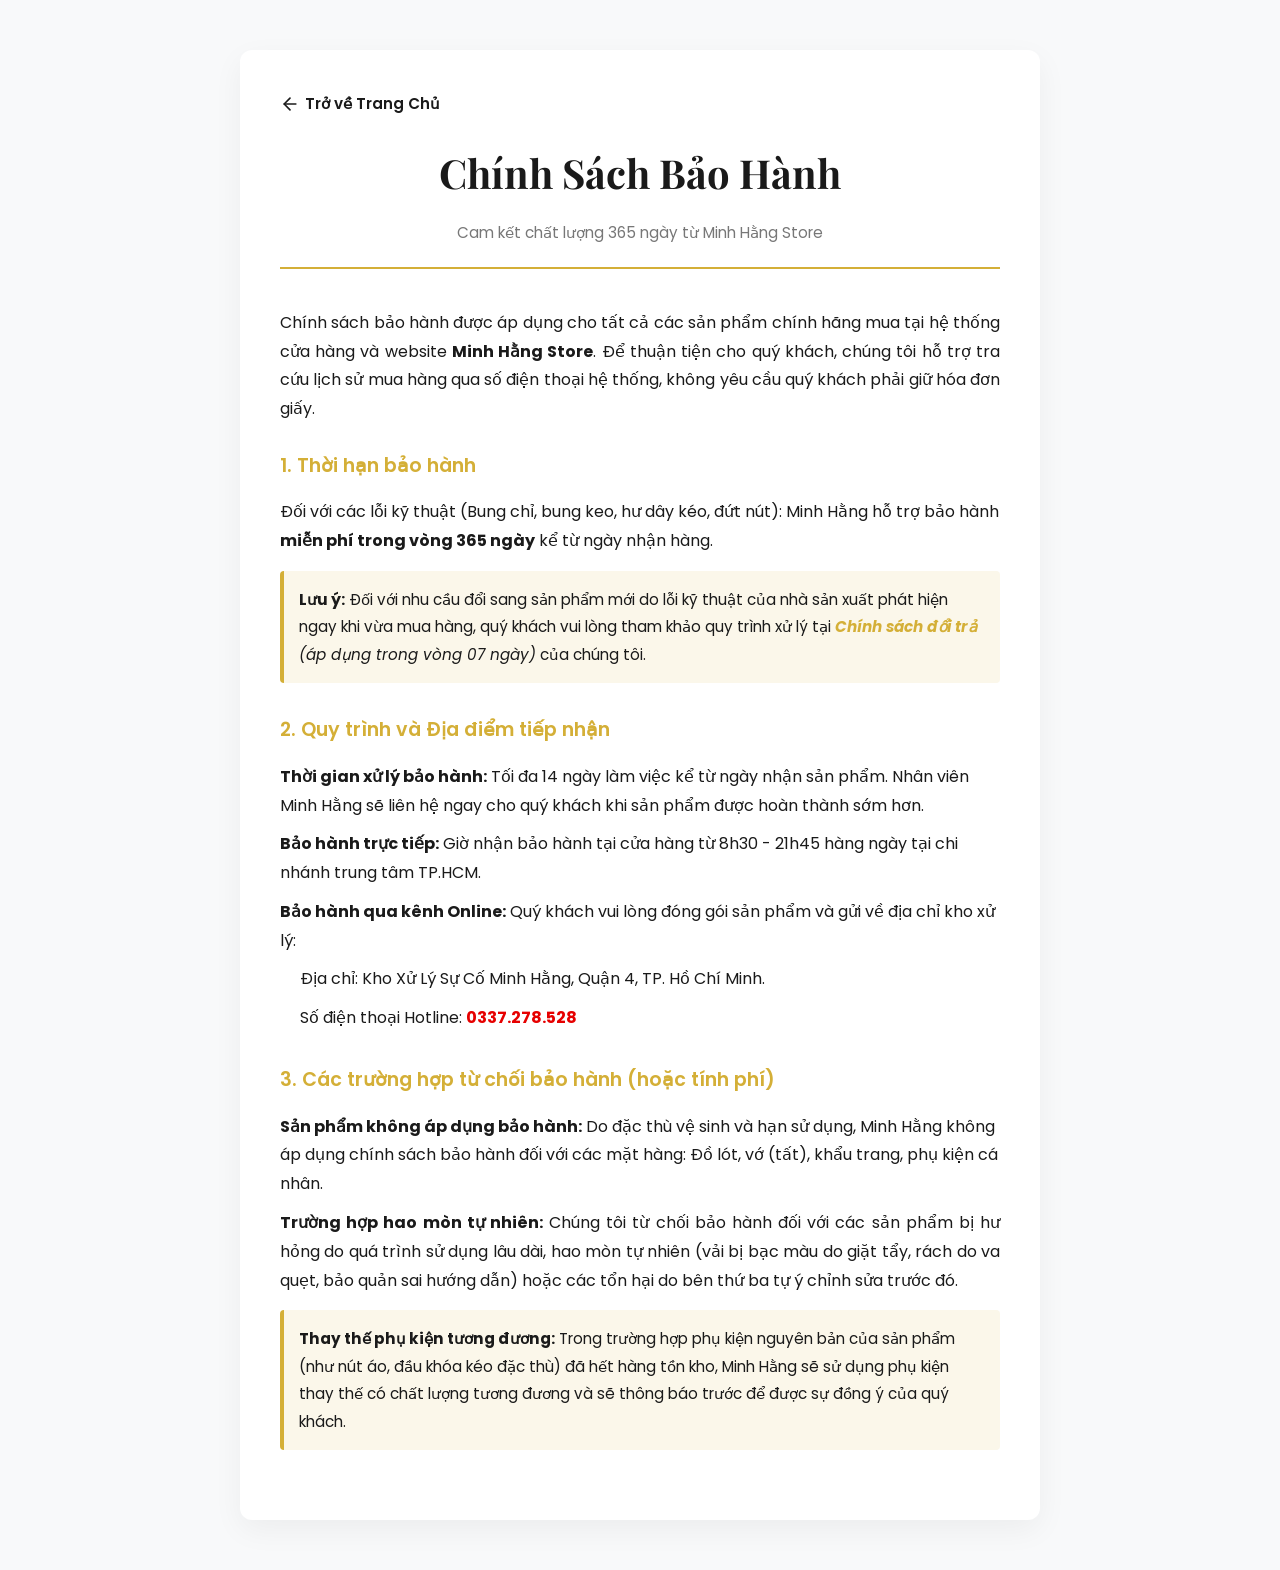
<file: chinh-sach-bao-hanh.html>
<!DOCTYPE html>
<html lang="vi" data-theme="light">
<head>
    <meta charset="UTF-8">
    <meta name="viewport" content="width=device-width, initial-scale=1.0">
    <title>Chính Sách Bảo Hành - Minh Hằng Store</title>
    
    <!-- Liên kết font chữ và file CSS dùng chung để đồng bộ giao diện -->
    <link href="https://fonts.googleapis.com/css2?family=Playfair+Display:ital,wght@0,600;0,700&family=Poppins:wght@300;400;500;600&display=swap" rel="stylesheet">
    <link rel="stylesheet" href="style.css">
    
    <style>
        body { background-color: #f8f9fa; }
        .policy-container { 
            max-width: 800px; 
            margin: 50px auto; 
            padding: 40px; 
            background: var(--card-bg, #fff); 
            border-radius: 12px; 
            box-shadow: 0 10px 30px rgba(0,0,0,0.05); 
            font-family: 'Poppins', sans-serif; 
            line-height: 1.8; 
            color: var(--text-main, #111); 
        }
        .policy-header { text-align: center; margin-bottom: 40px; border-bottom: 2px solid var(--gold, #D4AF37); padding-bottom: 20px; }
        .policy-header h1 { font-family: 'Playfair Display', serif; font-size: 2.5rem; margin-bottom: 10px; }
        .policy-section { margin-bottom: 30px; }
        .policy-section h3 { color: var(--gold, #D4AF37); font-size: 1.2rem; margin-bottom: 15px; font-weight: 600; display: flex; align-items: center; gap: 8px;}
        .policy-section ul { padding-left: 20px; margin-top: 10px; }
        .policy-section ul li { margin-bottom: 10px; }
        .back-btn { display: inline-flex; align-items: center; gap: 5px; margin-bottom: 20px; color: var(--text-main); text-decoration: none; font-weight: 600; font-size: 0.95rem; transition: 0.2s; }
        .back-btn:hover { color: var(--gold); transform: translateX(-5px); }
        .highlight-box { background: rgba(212, 175, 55, 0.1); border-left: 4px solid var(--gold); padding: 15px; border-radius: 4px; margin-top: 15px; font-size: 0.95rem; }
        @media(max-width: 600px) { .policy-container { padding: 20px; margin: 20px; } }
    </style>
</head>
<body>

    <div class="policy-container">
        <!-- Nút quay lại nối thẳng về index.html -->
        <a href="index.html" class="back-btn">
            <svg width="20" height="20" viewBox="0 0 24 24" fill="none" stroke="currentColor" stroke-width="2" stroke-linecap="round" stroke-linejoin="round"><line x1="19" y1="12" x2="5" y2="12"></line><polyline points="12 19 5 12 12 5"></polyline></svg>
            Trở về Trang Chủ
        </a>
        
        <div class="policy-header">
            <h1>Chính Sách Bảo Hành</h1>
            <p style="color: var(--text-light, #888); font-size: 0.95rem;">Cam kết chất lượng 365 ngày từ Minh Hằng Store</p>
        </div>

        <p style="margin-bottom: 25px; text-align: justify;">Chính sách bảo hành được áp dụng cho tất cả các sản phẩm chính hãng mua tại hệ thống cửa hàng và website <b>Minh Hằng Store</b>. Để thuận tiện cho quý khách, chúng tôi hỗ trợ tra cứu lịch sử mua hàng qua số điện thoại hệ thống, không yêu cầu quý khách phải giữ hóa đơn giấy.</p>

        <div class="policy-section">
            <h3>1. Thời hạn bảo hành</h3>
            <p>Đối với các lỗi kỹ thuật (Bung chỉ, bung keo, hư dây kéo, đứt nút): Minh Hằng hỗ trợ bảo hành <b>miễn phí trong vòng 365 ngày</b> kể từ ngày nhận hàng.</p>
            <div class="highlight-box">
                <b>Lưu ý:</b> Đối với nhu cầu đổi sang sản phẩm mới do lỗi kỹ thuật của nhà sản xuất phát hiện ngay khi vừa mua hàng, quý khách vui lòng tham khảo quy trình xử lý tại <i><a href="chinh-sach-doi-tra.html" style="color: var(--gold); font-weight: bold; text-decoration: none;">Chính sách đổi trả</a> (áp dụng trong vòng 07 ngày)</i> của chúng tôi.
            </div>
        </div>

        <div class="policy-section">
            <h3>2. Quy trình và Địa điểm tiếp nhận</h3>
            <p><b>Thời gian xử lý bảo hành:</b> Tối đa 14 ngày làm việc kể từ ngày nhận sản phẩm. Nhân viên Minh Hằng sẽ liên hệ ngay cho quý khách khi sản phẩm được hoàn thành sớm hơn.</p>
            <p style="margin-top: 10px;"><b>Bảo hành trực tiếp:</b> Giờ nhận bảo hành tại cửa hàng từ 8h30 - 21h45 hàng ngày tại chi nhánh trung tâm TP.HCM.</p>
            <p style="margin-top: 10px;"><b>Bảo hành qua kênh Online:</b> Quý khách vui lòng đóng gói sản phẩm và gửi về địa chỉ kho xử lý:</p>
            <ul>
                <li>Địa chỉ: Kho Xử Lý Sự Cố Minh Hằng, Quận 4, TP. Hồ Chí Minh.</li>
                <li>Số điện thoại Hotline: <b style="color: var(--accent-red, #d90429);">0337.278.528</b></li>
            </ul>
        </div>

        <div class="policy-section">
            <h3>3. Các trường hợp từ chối bảo hành (hoặc tính phí)</h3>
            <p><b>Sản phẩm không áp dụng bảo hành:</b> Do đặc thù vệ sinh và hạn sử dụng, Minh Hằng không áp dụng chính sách bảo hành đối với các mặt hàng: Đồ lót, vớ (tất), khẩu trang, phụ kiện cá nhân.</p>
            <p style="margin-top: 10px; text-align: justify;"><b>Trường hợp hao mòn tự nhiên:</b> Chúng tôi từ chối bảo hành đối với các sản phẩm bị hư hỏng do quá trình sử dụng lâu dài, hao mòn tự nhiên (vải bị bạc màu do giặt tẩy, rách do va quẹt, bảo quản sai hướng dẫn) hoặc các tổn hại do bên thứ ba tự ý chỉnh sửa trước đó.</p>
            <div class="highlight-box">
                <b>Thay thế phụ kiện tương đương:</b> Trong trường hợp phụ kiện nguyên bản của sản phẩm (như nút áo, đầu khóa kéo đặc thù) đã hết hàng tồn kho, Minh Hằng sẽ sử dụng phụ kiện thay thế có chất lượng tương đương và sẽ thông báo trước để được sự đồng ý của quý khách.
            </div>
        </div>

    </div>

</body>
</html>
</file>
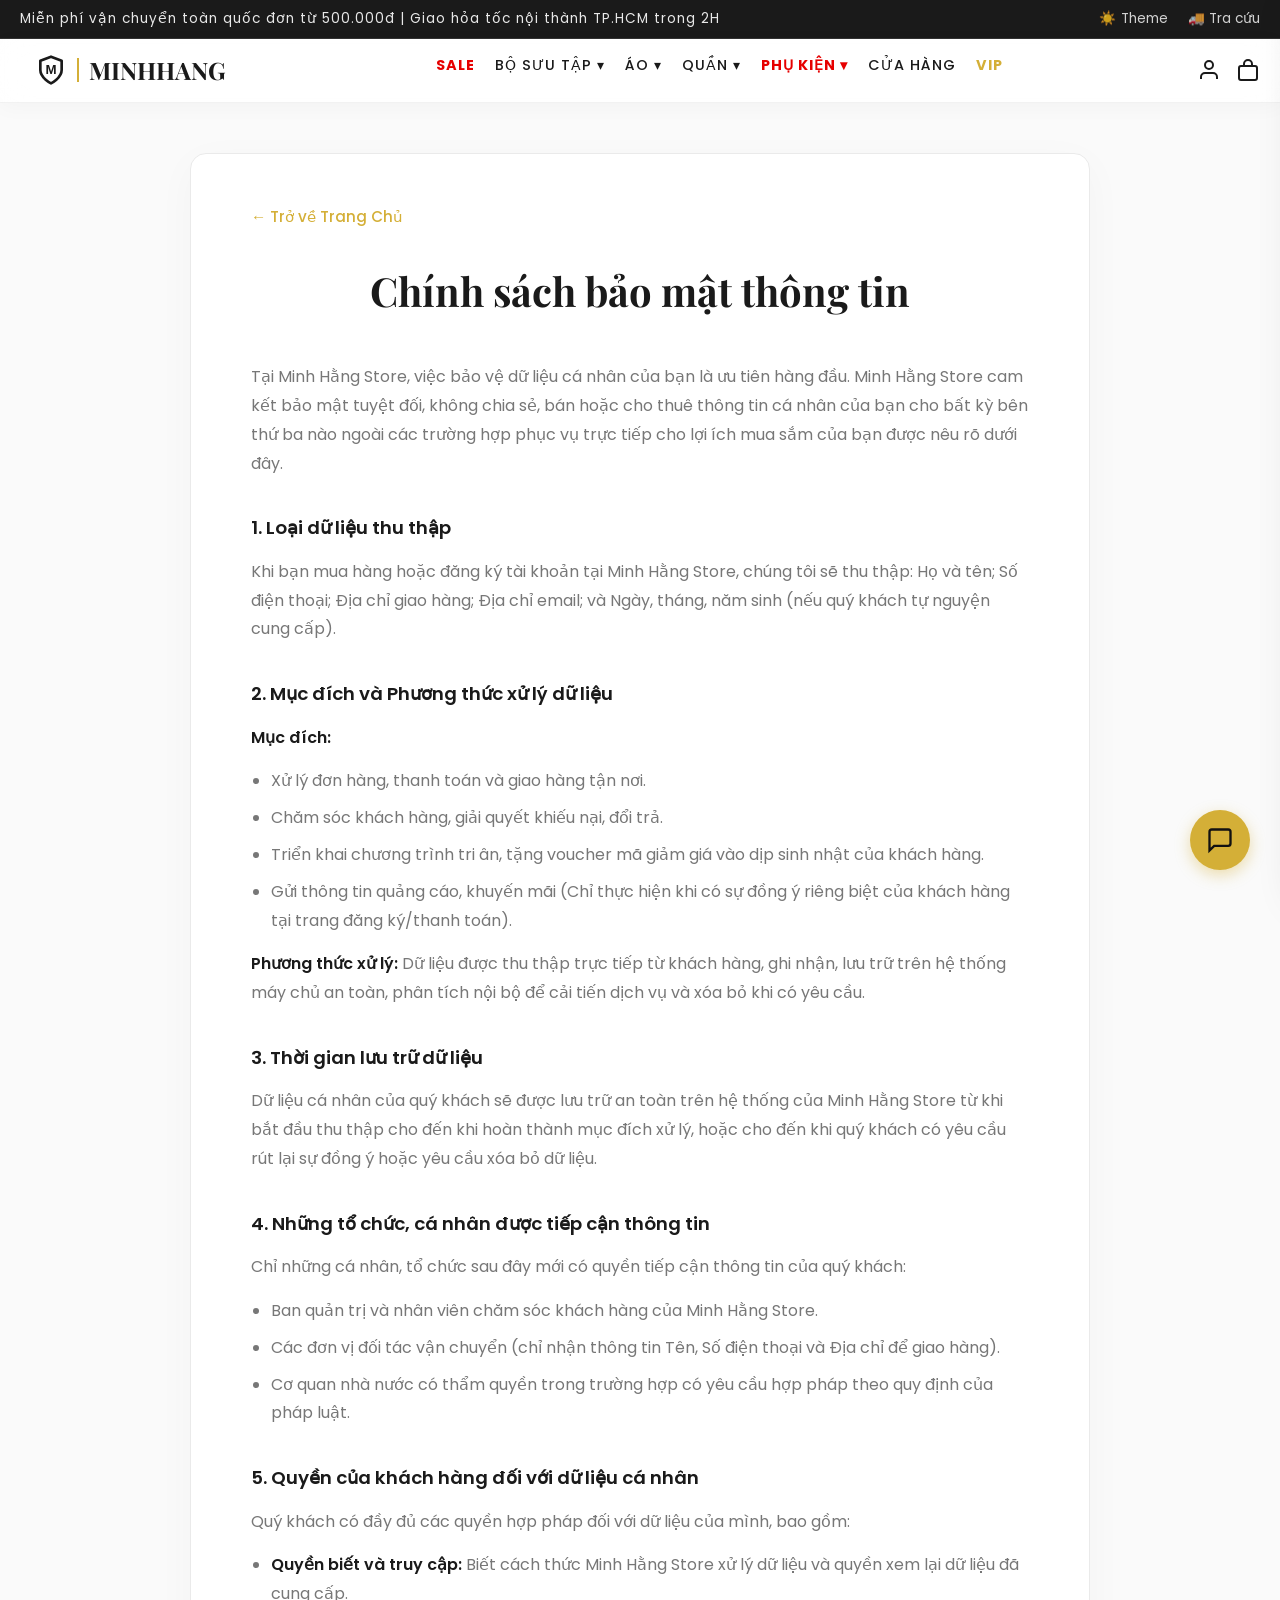
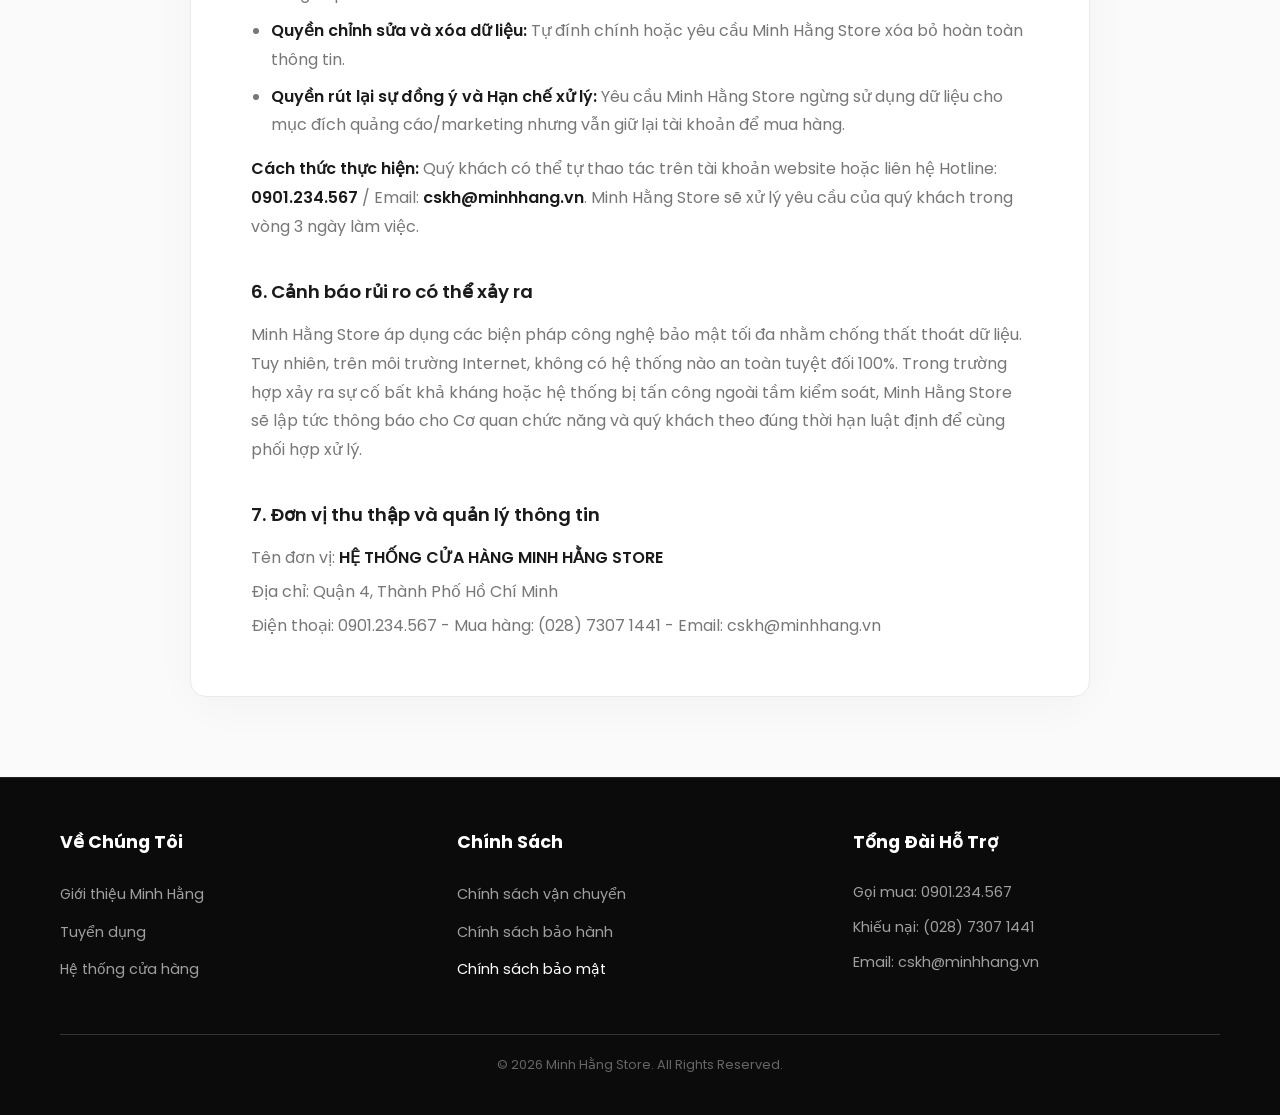
<file: chinh-sach-bao-mat.html>
<!DOCTYPE html>
<html lang="vi" data-theme="light">
<head>
    <meta charset="UTF-8">
    <meta name="viewport" content="width=device-width, initial-scale=1.0, maximum-scale=1.0, user-scalable=no, viewport-fit=cover">
    <title>Chính sách bảo mật thông tin - Minh Hằng Store</title>
    
    <link rel="stylesheet" href="style.css">
    <link rel="stylesheet" href="chatbot.css">
    
    <link rel="preconnect" href="https://fonts.googleapis.com">
    <link rel="preconnect" href="https://fonts.gstatic.com" crossorigin>
    <link href="https://fonts.googleapis.com/css2?family=Playfair+Display:ital,wght@0,400;0,600;0,700;1,400&family=Poppins:wght@300;400;500;600&display=swap" rel="stylesheet">
    
    <style>
        .policy-container {
            max-width: 900px;
            margin: 0 auto;
            background: var(--card-bg);
            padding: 50px 60px;
            border-radius: 16px;
            box-shadow: 0 10px 40px rgba(0,0,0,0.03);
            border: 1px solid var(--border-color);
            position: relative; 
        }
        .policy-content h3 { font-size: 1.15rem; font-weight: 600; margin-top: 35px; margin-bottom: 15px; color: var(--text-main); }
        .policy-content p { margin-bottom: 15px; color: var(--text-light); line-height: 1.8; }
        .policy-content ul { margin-bottom: 15px; padding-left: 20px; color: var(--text-light); line-height: 1.8; }
        .policy-content li { margin-bottom: 8px; list-style-type: disc; }
        .policy-content strong { color: var(--text-main); font-weight: 600; }
        @media (max-width: 768px) { .policy-container { padding: 30px 20px; } }
    </style>
</head>
<body>

    <!-- GIỮ NGUYÊN CÁC MODAL HỆ THỐNG -->
    <div id="toast" role="alert" aria-live="assertive"></div>
    <div id="sidebar-overlay" aria-hidden="true" onclick="closeSidebars()"></div>

    <div id="cart-sidebar" class="sidebar">
        <div class="sidebar-header">
            <h3>Giỏ Hàng (Cart)</h3>
            <span class="close-sidebar" onclick="toggleCart()">&times;</span>
        </div>
        <div class="sidebar-content" id="cart-items"></div>
        <div class="sidebar-footer">
            <div class="cart-total">Tổng thanh toán: <span id="cart-total-price">0đ</span></div>
            <button class="btn" style="width: 100%; background: var(--text-main); color: var(--bg-color); padding: 18px; border-radius: 8px;" onclick="window.location.href='index.html'">TIẾN HÀNH THANH TOÁN</button>
        </div>
    </div>

    <!-- ANNOUNCEMENT BAR & HEADER -->
    <div class="announcement-bar">
        <div class="top-bar-inner">
            <div class="top-bar-promo">Miễn phí vận chuyển toàn quốc đơn từ 500.000đ | Giao hỏa tốc nội thành TP.HCM trong 2H</div>
            <div class="top-bar-utilities">
                <div class="top-bar-item" onclick="toggleTheme()"><span id="theme-toggle">☀️</span> Theme</div>
                <div class="top-bar-item" onclick="window.location.href='index.html'">🚚 Tra cứu</div>
            </div>
        </div>
    </div>
    
    <header class="sticky-header" role="banner">
        <nav class="nav-container" role="navigation">
            <div class="hamburger" onclick="toggleMobileNav()">
                <svg width="28" height="28" viewBox="0 0 24 24" fill="none" stroke="currentColor" stroke-width="2"><line x1="3" y1="12" x2="21" y2="12"></line><line x1="3" y1="6" x2="21" y2="6"></line><line x1="3" y1="18" x2="21" y2="18"></line></svg>
            </div>
            
            <div class="logo" onclick="window.location.href='index.html'" style="cursor:pointer;">
                <svg width="32" height="32" viewBox="0 0 24 24" fill="none" stroke="currentColor" stroke-width="2" stroke-linecap="round" stroke-linejoin="round"><path d="M12 22s8-4 8-10V5l-8-3-8 3v7c0 6 8 10 8 10z"></path><text x="12" y="15" font-size="10" text-anchor="middle" fill="currentColor" stroke="none" font-weight="bold" font-family="sans-serif">M</text></svg>
                <span>MINHHANG</span>
            </div>

            <ul class="main-menu">
                <li class="sale-tag"><a href="index.html">SALE</a></li>
                <li class="has-mega"><a href="index.html">BỘ SƯU TẬP ▾</a></li>
                <li class="has-mega"><a href="index.html">ÁO ▾</a></li>
                <li class="has-mega"><a href="index.html">QUẦN ▾</a></li>
                <li class="has-mega"><a href="index.html" style="color: var(--accent-red); font-weight: bold;">PHỤ KIỆN ▾</a></li>
                <li><a href="index.html">CỬA HÀNG</a></li>
                <li><a href="index.html" style="font-weight: bold; color: var(--gold);">VIP</a></li>
            </ul>
            
            <div class="nav-icons" style="display: flex; align-items: center; gap: 15px;">
                <svg title="Tài khoản" onclick="window.location.href='index.html'" width="24" height="24" viewBox="0 0 24 24" fill="none" stroke="currentColor" stroke-width="2" style="cursor:pointer;"><path d="M20 21v-2a4 4 0 0 0-4-4H8a4 4 0 0 0-4 4v2"></path><circle cx="12" cy="7" r="4"></circle></svg>
                <div style="position: relative; display: flex; align-items: center; cursor: pointer;" onclick="toggleCart()">
                    <svg width="24" height="24" viewBox="0 0 24 24" fill="none" stroke="currentColor" stroke-width="2"><rect x="3" y="8" width="18" height="14" rx="2" ry="2"></rect><path d="M8 8V6a4 4 0 0 1 8 0v2"></path></svg>
                    <span id="cart-count" class="cart-badge-svg" style="display:none;">0</span>
                </div>
            </div>
        </nav>
    </header>

    <!-- NỘI DUNG CHÍNH: CHÍNH SÁCH BẢO MẬT (ĐÃ BỔ SUNG 5,6,7) -->
    <main style="padding-top: 50px; padding-bottom: 80px; background-color: var(--bg-color); min-height: 70vh;">
        <div class="policy-container">
            
            <!-- NÚT QUAY LẠI CHUẨN XỊN -->
            <a href="index.html" style="display: inline-block; color: var(--gold); text-decoration: none; font-size: 0.95rem; font-weight: 500; margin-bottom: 20px; transition: opacity 0.2s;" onmouseover="this.style.opacity='0.7'" onmouseout="this.style.opacity='1'">
                ← Trở về Trang Chủ
            </a>

            <h1 style="font-family: var(--font-heading); font-size: clamp(2rem, 4vw, 2.5rem); text-align: center; margin-top: 10px; margin-bottom: 40px; color: var(--text-main); font-weight: 700;">Chính sách bảo mật thông tin</h1>
            
            <div class="policy-content">
                <p>Tại Minh Hằng Store, việc bảo vệ dữ liệu cá nhân của bạn là ưu tiên hàng đầu. Minh Hằng Store cam kết bảo mật tuyệt đối, không chia sẻ, bán hoặc cho thuê thông tin cá nhân của bạn cho bất kỳ bên thứ ba nào ngoài các trường hợp phục vụ trực tiếp cho lợi ích mua sắm của bạn được nêu rõ dưới đây.</p>

                <h3>1. Loại dữ liệu thu thập</h3>
                <p>Khi bạn mua hàng hoặc đăng ký tài khoản tại Minh Hằng Store, chúng tôi sẽ thu thập: Họ và tên; Số điện thoại; Địa chỉ giao hàng; Địa chỉ email; và Ngày, tháng, năm sinh (nếu quý khách tự nguyện cung cấp).</p>

                <h3>2. Mục đích và Phương thức xử lý dữ liệu</h3>
                <p><strong>Mục đích:</strong></p>
                <ul>
                    <li>Xử lý đơn hàng, thanh toán và giao hàng tận nơi.</li>
                    <li>Chăm sóc khách hàng, giải quyết khiếu nại, đổi trả.</li>
                    <li>Triển khai chương trình tri ân, tặng voucher mã giảm giá vào dịp sinh nhật của khách hàng.</li>
                    <li>Gửi thông tin quảng cáo, khuyến mãi (Chỉ thực hiện khi có sự đồng ý riêng biệt của khách hàng tại trang đăng ký/thanh toán).</li>
                </ul>

                <p><strong>Phương thức xử lý:</strong> Dữ liệu được thu thập trực tiếp từ khách hàng, ghi nhận, lưu trữ trên hệ thống máy chủ an toàn, phân tích nội bộ để cải tiến dịch vụ và xóa bỏ khi có yêu cầu.</p>

                <h3>3. Thời gian lưu trữ dữ liệu</h3>
                <p>Dữ liệu cá nhân của quý khách sẽ được lưu trữ an toàn trên hệ thống của Minh Hằng Store từ khi bắt đầu thu thập cho đến khi hoàn thành mục đích xử lý, hoặc cho đến khi quý khách có yêu cầu rút lại sự đồng ý hoặc yêu cầu xóa bỏ dữ liệu.</p>

                <h3>4. Những tổ chức, cá nhân được tiếp cận thông tin</h3>
                <p>Chỉ những cá nhân, tổ chức sau đây mới có quyền tiếp cận thông tin của quý khách:</p>
                <ul>
                    <li>Ban quản trị và nhân viên chăm sóc khách hàng của Minh Hằng Store.</li>
                    <li>Các đơn vị đối tác vận chuyển (chỉ nhận thông tin Tên, Số điện thoại và Địa chỉ để giao hàng).</li>
                    <li>Cơ quan nhà nước có thẩm quyền trong trường hợp có yêu cầu hợp pháp theo quy định của pháp luật.</li>
                </ul>

                <!-- PHẦN BỔ SUNG: 5, 6, 7 TỪ ẢNH MỚI -->
                <h3>5. Quyền của khách hàng đối với dữ liệu cá nhân</h3>
                <p>Quý khách có đầy đủ các quyền hợp pháp đối với dữ liệu của mình, bao gồm:</p>
                <ul>
                    <li><strong>Quyền biết và truy cập:</strong> Biết cách thức Minh Hằng Store xử lý dữ liệu và quyền xem lại dữ liệu đã cung cấp.</li>
                    <li><strong>Quyền chỉnh sửa và xóa dữ liệu:</strong> Tự đính chính hoặc yêu cầu Minh Hằng Store xóa bỏ hoàn toàn thông tin.</li>
                    <li><strong>Quyền rút lại sự đồng ý và Hạn chế xử lý:</strong> Yêu cầu Minh Hằng Store ngừng sử dụng dữ liệu cho mục đích quảng cáo/marketing nhưng vẫn giữ lại tài khoản để mua hàng.</li>
                </ul>
                <p><strong>Cách thức thực hiện:</strong> Quý khách có thể tự thao tác trên tài khoản website hoặc liên hệ Hotline: <strong>0901.234.567</strong> / Email: <strong>cskh@minhhang.vn</strong>. Minh Hằng Store sẽ xử lý yêu cầu của quý khách trong vòng 3 ngày làm việc.</p>

                <h3>6. Cảnh báo rủi ro có thể xảy ra</h3>
                <p>Minh Hằng Store áp dụng các biện pháp công nghệ bảo mật tối đa nhằm chống thất thoát dữ liệu. Tuy nhiên, trên môi trường Internet, không có hệ thống nào an toàn tuyệt đối 100%. Trong trường hợp xảy ra sự cố bất khả kháng hoặc hệ thống bị tấn công ngoài tầm kiểm soát, Minh Hằng Store sẽ lập tức thông báo cho Cơ quan chức năng và quý khách theo đúng thời hạn luật định để cùng phối hợp xử lý.</p>

                <h3>7. Đơn vị thu thập và quản lý thông tin</h3>
                <p style="margin-bottom: 5px;">Tên đơn vị: <strong>HỆ THỐNG CỬA HÀNG MINH HẰNG STORE</strong></p>
                <p style="margin-bottom: 5px;">Địa chỉ: Quận 4, Thành Phố Hồ Chí Minh</p>
                <p style="margin-bottom: 5px;">Điện thoại: 0901.234.567 - Mua hàng: (028) 7307 1441 - Email: cskh@minhhang.vn</p>
            </div>
        </div>
    </main>

    <!-- MEGA FOOTER GIỐNG TRANG CHỦ -->
    <footer class="mh-mega-footer" style="background-color: #0b0b0b; color: #fff; padding: 50px 0 40px; font-family: 'Poppins', sans-serif; border-top: 1px solid #222;">
        <div style="max-width: 1200px; margin: 0 auto; padding: 0 20px;">
            <div style="display: grid; grid-template-columns: repeat(auto-fit, minmax(200px, 1fr)); gap: 30px;">
                <div>
                    <h4 style="font-size: 1.1rem; margin-bottom: 25px; font-weight: 700; color: #fff;">Về Chúng Tôi</h4>
                    <ul style="list-style: none; padding: 0; margin: 0;">
                        <li style="margin-bottom: 12px;"><a href="index.html" style="color: #a0a0a0; text-decoration: none; font-size: 0.9rem;">Giới thiệu Minh Hằng</a></li>
                        <li style="margin-bottom: 12px;"><a href="index.html" style="color: #a0a0a0; text-decoration: none; font-size: 0.9rem;">Tuyển dụng</a></li>
                        <li style="margin-bottom: 12px;"><a href="index.html" style="color: #a0a0a0; text-decoration: none; font-size: 0.9rem;">Hệ thống cửa hàng</a></li>
                    </ul>
                </div>
                <div>
                    <h4 style="font-size: 1.1rem; margin-bottom: 25px; font-weight: 700; color: #fff;">Chính Sách</h4>
                    <ul style="list-style: none; padding: 0; margin: 0;">
                        <li style="margin-bottom: 12px;"><a href="van-chuyen.html" style="color: #a0a0a0; text-decoration: none; font-size: 0.9rem;">Chính sách vận chuyển</a></li>
                        <li style="margin-bottom: 12px;"><a href="chinh-sach-bao-hanh.html" style="color: #a0a0a0; text-decoration: none; font-size: 0.9rem;">Chính sách bảo hành</a></li>
                        <li style="margin-bottom: 12px;"><a href="chinh-sach-bao-mat.html" style="color: #fff; text-decoration: none; font-size: 0.9rem;">Chính sách bảo mật</a></li>
                    </ul>
                </div>
                <div>
                    <h4 style="font-size: 1.1rem; margin-bottom: 25px; font-weight: 700; color: #fff;">Tổng Đài Hỗ Trợ</h4>
                    <ul style="list-style: none; padding: 0; margin: 0;">
                        <li style="margin-bottom: 12px; color: #a0a0a0; font-size: 0.9rem;">Gọi mua: 0901.234.567</li>
                        <li style="margin-bottom: 12px; color: #a0a0a0; font-size: 0.9rem;">Khiếu nại: (028) 7307 1441</li>
                        <li style="margin-bottom: 12px; color: #a0a0a0; font-size: 0.9rem;">Email: cskh@minhhang.vn</li>
                    </ul>
                </div>
            </div>
            <div style="text-align: center; margin-top: 40px; padding-top: 20px; border-top: 1px solid #333; font-size: 0.8rem; color: #666;">
                © 2026 Minh Hằng Store. All Rights Reserved.
            </div>
        </div>
    </footer>

    <!-- THANH MENU MOBILE -->
    <div class="mobile-bottom-nav">
        <div class="mobile-bottom-nav-inner">
            <div class="bottom-nav-item" onclick="window.location.href='index.html'">
                <svg width="24" height="24" viewBox="0 0 24 24" fill="none" stroke="currentColor" stroke-width="2"><path d="M3 9l9-7 9 7v11a2 2 0 0 1-2 2H5a2 2 0 0 1-2-2z"></path><polyline points="9 22 9 12 15 12 15 22"></polyline></svg>
                <span>Trang chủ</span>
            </div>
        </div>
    </div>

    <!-- KHUNG CHATBOT AI -->
    <div id="chatbot-widget" class="chatbot-container" style="position: fixed; bottom: 30px; right: 30px; z-index: 10000; display: flex; flex-direction: column; align-items: flex-end;">
        <button id="chatbot-toggle-btn" class="chatbot-toggle-btn" onclick="toggleChat()" style="background-color: var(--gold); color: #111; width: 60px; height: 60px; border-radius: 50%; display: flex; justify-content: center; align-items: center; cursor: pointer; box-shadow: 0 5px 15px rgba(212, 175, 55, 0.4); border: none;">
            <svg width="28" height="28" viewBox="0 0 24 24" fill="none" stroke="currentColor" stroke-width="2"><path d="M21 15a2 2 0 0 1-2 2H7l-4 4V5a2 2 0 0 1 2-2h14a2 2 0 0 1 2 2z"></path></svg>
        </button>
        
        <div id="chat-box" class="chatbot-window" style="width: 350px; height: 500px; background: var(--card-bg); border-radius: 16px; box-shadow: 0 10px 30px rgba(0,0,0,0.15); display: none; flex-direction: column; overflow: hidden; margin-bottom: 15px; border: 1px solid var(--border-color); position: relative;">
            <div class="chatbot-header" style="background: var(--text-main); color: #fff; padding: 15px 20px; display: flex; justify-content: space-between; align-items: center; border-bottom: 2px solid var(--gold); z-index: 5;">
                <div><h4 style="margin: 0; font-size: 1rem;">Stylist AI Tư Vấn</h4><span style="font-size: 0.75rem; color: #ddd;">Trực tuyến 24/7</span></div>
                <div style="display: flex; gap: 15px;">
                    <button onclick="toggleChatTrack()" style="background:transparent; border:none; color:#fff; cursor:pointer;"><svg width="20" height="20" viewBox="0 0 24 24" fill="none" stroke="currentColor" stroke-width="2"><rect x="1" y="3" width="15" height="13"></rect><polygon points="16 8 20 8 23 11 23 16 16 16 16 8"></polygon><circle cx="5.5" cy="18.5" r="2.5"></circle><circle cx="18.5" cy="18.5" r="2.5"></circle></svg></button>
                    <button onclick="toggleChat()" style="background:transparent; border:none; color:#fff; cursor:pointer;"><svg width="24" height="24" viewBox="0 0 24 24" fill="none" stroke="currentColor" stroke-width="2"><polyline points="6 9 12 15 18 9"></polyline></svg></button>
                </div>
            </div>
            
            <div id="chat-body" class="chatbot-messages" style="flex: 1; padding: 20px; overflow-y: auto; display: flex; flex-direction: column; gap: 15px; background: var(--bg-color); font-size: 0.9rem;">
                <div class="chat-msg bot-msg" style="padding: 12px 16px; border-radius: 16px; max-width: 85%; background: #EAEAEA; color: #111; align-self: flex-start; border-bottom-left-radius: 4px;">Dạ Minh Hằng Store xin chào! Mình có thể giúp gì cho bạn?</div>
            </div>
            
            <div class="chatbot-input-area" style="position: relative; display: flex; padding: 10px 15px; background: var(--card-bg); border-top: 1px solid var(--border-color); align-items: center; z-index: 5;">
                <button onclick="toggleEmojiPicker(event)" style="background:transparent; border:none; color:#888; cursor:pointer; padding:5px;"><svg width="22" height="22" viewBox="0 0 24 24" fill="none" stroke="currentColor" stroke-width="2"><circle cx="12" cy="12" r="10"></circle><path d="M8 14s1.5 2 4 2 4-2 4-2"></path><line x1="9" y1="9" x2="9.01" y2="9"></line><line x1="15" y1="9" x2="15.01" y2="9"></line></svg></button>
                <input type="text" id="chat-input" placeholder="Nhập câu hỏi..." autocomplete="off" onkeypress="if(event.key === 'Enter') sendChatMessage()" style="flex: 1; border: none; padding: 10px; font-family: inherit; font-size: 0.95rem; outline: none; background: transparent; color: var(--text-main);">
                <button onclick="sendChatMessage()" style="background: var(--text-main); border: none; color: #fff; cursor: pointer; padding: 8px; border-radius: 50%;"><svg width="18" height="18" viewBox="0 0 24 24" fill="none" stroke="currentColor" stroke-width="2"><line x1="22" y1="2" x2="11" y2="13"></line><polygon points="22 2 15 22 11 13 2 9 22 2"></polygon></svg></button>
                <div id="emoji-picker-popup" class="emoji-picker-container"></div>
            </div>

            <!-- MODAL TRACK ORDER -->
            <div id="chat-track-modal" class="chat-track-overlay">
                <div class="chat-track-box">
                    <span class="chat-track-close" onclick="toggleChatTrack()">&times;</span>
                    <h4 style="text-align: center; margin-bottom: 20px;">Track order</h4>
                    <div style="margin-bottom: 15px;"><label style="font-size:0.8rem;">Order number</label><input type="text" id="track-chat-code" style="width:100%; padding:10px; border:1px solid #ddd; border-radius:6px;"></div>
                    <div style="display:flex; gap:15px; margin-bottom:15px; font-size:0.85rem;"><label><input type="radio" name="chat_track_type" checked> Email</label><label><input type="radio" name="chat_track_type"> Phone</label></div>
                    <div style="margin-bottom: 20px;"><input type="text" style="width:100%; padding:10px; border:1px solid #ddd; border-radius:6px;"></div>
                    <button onclick="submitChatTrack()" style="width:100%; padding:12px; background:#111; color:#fff; border:none; border-radius:6px; cursor:pointer;">Send</button>
                </div>
            </div>
        </div>
    </div>

    <script src="script.js" defer></script>
    <script src="chatbot.js" defer></script>
    
    <script>
        document.addEventListener('DOMContentLoaded', () => {
            const savedTheme = localStorage.getItem('theme');
            if(savedTheme) { 
                document.documentElement.setAttribute('data-theme', savedTheme);
                const themeBtn = document.getElementById('theme-toggle');
                if(themeBtn) themeBtn.innerText = savedTheme === 'dark' ? '🌙' : '☀️';
            }
        });
    </script>
</body>
</html>
</file>
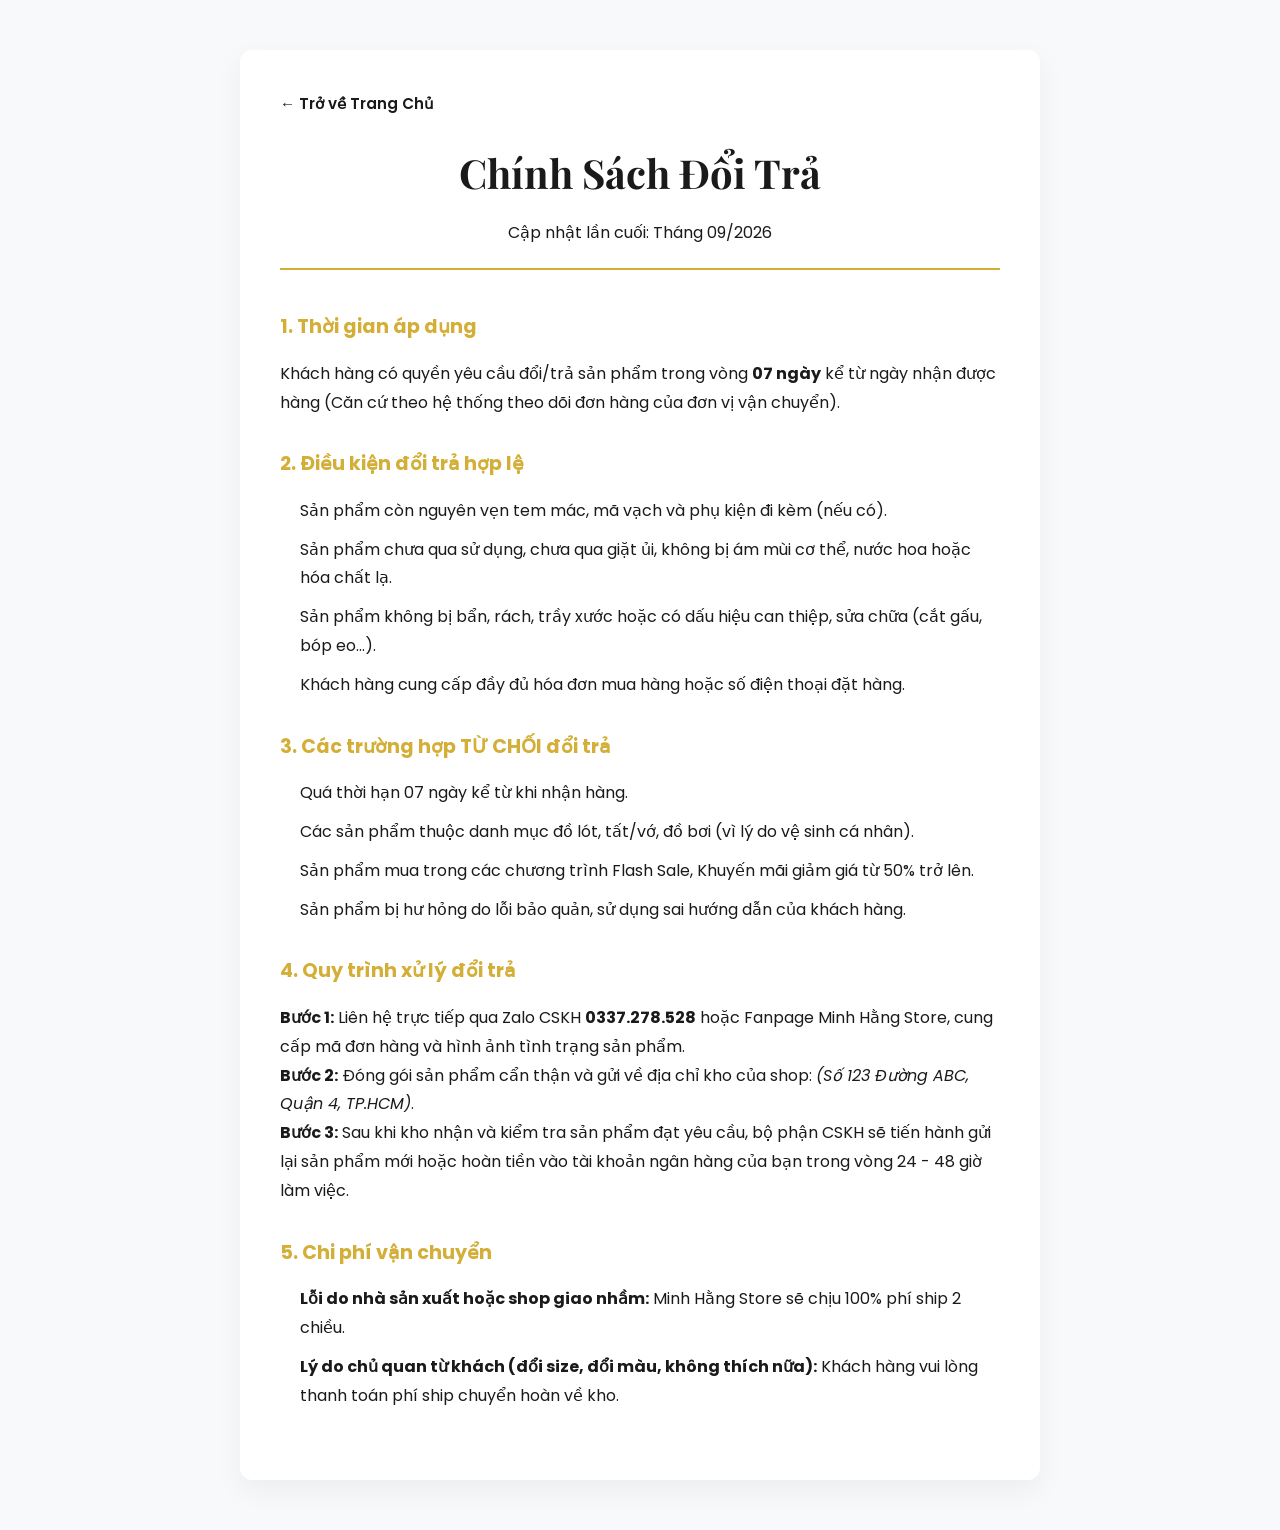
<file: chinh-sach-doi-tra.html>
<!DOCTYPE html>
<html lang="vi" data-theme="light">
<head>
    <meta charset="UTF-8">
    <meta name="viewport" content="width=device-width, initial-scale=1.0">
    <title>Chính Sách Đổi Trả - Minh Hằng Store</title>
    <link href="https://fonts.googleapis.com/css2?family=Playfair+Display:ital,wght@0,600;0,700&family=Poppins:wght@300;400;500;600&display=swap" rel="stylesheet">
    <link rel="stylesheet" href="style.css">
    <style>
        .policy-container { max-width: 800px; margin: 50px auto; padding: 40px; background: var(--card-bg, #fff); border-radius: 12px; box-shadow: 0 10px 30px rgba(0,0,0,0.05); font-family: 'Poppins', sans-serif; line-height: 1.8; color: var(--text-main, #111); }
        .policy-header { text-align: center; margin-bottom: 40px; border-bottom: 2px solid var(--gold, #D4AF37); padding-bottom: 20px; }
        .policy-header h1 { font-family: 'Playfair Display', serif; font-size: 2.5rem; margin-bottom: 10px; }
        .policy-section { margin-bottom: 30px; }
        .policy-section h3 { color: var(--gold, #D4AF37); font-size: 1.2rem; margin-bottom: 15px; display: flex; align-items: center; gap: 10px; }
        .policy-section ul { padding-left: 20px; }
        .policy-section ul li { margin-bottom: 10px; }
        .back-btn { display: inline-block; margin-bottom: 20px; color: var(--text-main); text-decoration: none; font-weight: 600; font-size: 0.95rem; transition: 0.2s; }
        .back-btn:hover { color: var(--gold); transform: translateX(-5px); }
        @media(max-width: 600px) { .policy-container { padding: 20px; margin: 20px; } }
    </style>
</head>
<body style="background-color: #f8f9fa;">

    <div class="policy-container">
        <a href="index.html" class="back-btn">← Trở về Trang Chủ</a>
        
        <div class="policy-header">
            <h1>Chính Sách Đổi Trả</h1>
            <p>Cập nhật lần cuối: Tháng 09/2026</p>
        </div>

        <div class="policy-section">
            <h3>1. Thời gian áp dụng</h3>
            <p>Khách hàng có quyền yêu cầu đổi/trả sản phẩm trong vòng <b>07 ngày</b> kể từ ngày nhận được hàng (Căn cứ theo hệ thống theo dõi đơn hàng của đơn vị vận chuyển).</p>
        </div>

        <div class="policy-section">
            <h3>2. Điều kiện đổi trả hợp lệ</h3>
            <ul>
                <li>Sản phẩm còn nguyên vẹn tem mác, mã vạch và phụ kiện đi kèm (nếu có).</li>
                <li>Sản phẩm chưa qua sử dụng, chưa qua giặt ủi, không bị ám mùi cơ thể, nước hoa hoặc hóa chất lạ.</li>
                <li>Sản phẩm không bị bẩn, rách, trầy xước hoặc có dấu hiệu can thiệp, sửa chữa (cắt gấu, bóp eo...).</li>
                <li>Khách hàng cung cấp đầy đủ hóa đơn mua hàng hoặc số điện thoại đặt hàng.</li>
            </ul>
        </div>

        <div class="policy-section">
            <h3>3. Các trường hợp TỪ CHỐI đổi trả</h3>
            <ul>
                <li>Quá thời hạn 07 ngày kể từ khi nhận hàng.</li>
                <li>Các sản phẩm thuộc danh mục đồ lót, tất/vớ, đồ bơi (vì lý do vệ sinh cá nhân).</li>
                <li>Sản phẩm mua trong các chương trình Flash Sale, Khuyến mãi giảm giá từ 50% trở lên.</li>
                <li>Sản phẩm bị hư hỏng do lỗi bảo quản, sử dụng sai hướng dẫn của khách hàng.</li>
            </ul>
        </div>

        <div class="policy-section">
            <h3>4. Quy trình xử lý đổi trả</h3>
            <p><b>Bước 1:</b> Liên hệ trực tiếp qua Zalo CSKH <b>0337.278.528</b> hoặc Fanpage Minh Hằng Store, cung cấp mã đơn hàng và hình ảnh tình trạng sản phẩm.</p>
            <p><b>Bước 2:</b> Đóng gói sản phẩm cẩn thận và gửi về địa chỉ kho của shop: <i>(Số 123 Đường ABC, Quận 4, TP.HCM)</i>.</p>
            <p><b>Bước 3:</b> Sau khi kho nhận và kiểm tra sản phẩm đạt yêu cầu, bộ phận CSKH sẽ tiến hành gửi lại sản phẩm mới hoặc hoàn tiền vào tài khoản ngân hàng của bạn trong vòng 24 - 48 giờ làm việc.</p>
        </div>

        <div class="policy-section">
            <h3>5. Chi phí vận chuyển</h3>
            <ul>
                <li><b>Lỗi do nhà sản xuất hoặc shop giao nhầm:</b> Minh Hằng Store sẽ chịu 100% phí ship 2 chiều.</li>
                <li><b>Lý do chủ quan từ khách (đổi size, đổi màu, không thích nữa):</b> Khách hàng vui lòng thanh toán phí ship chuyển hoàn về kho.</li>
            </ul>
        </div>
    </div>

</body>
</html>
</file>
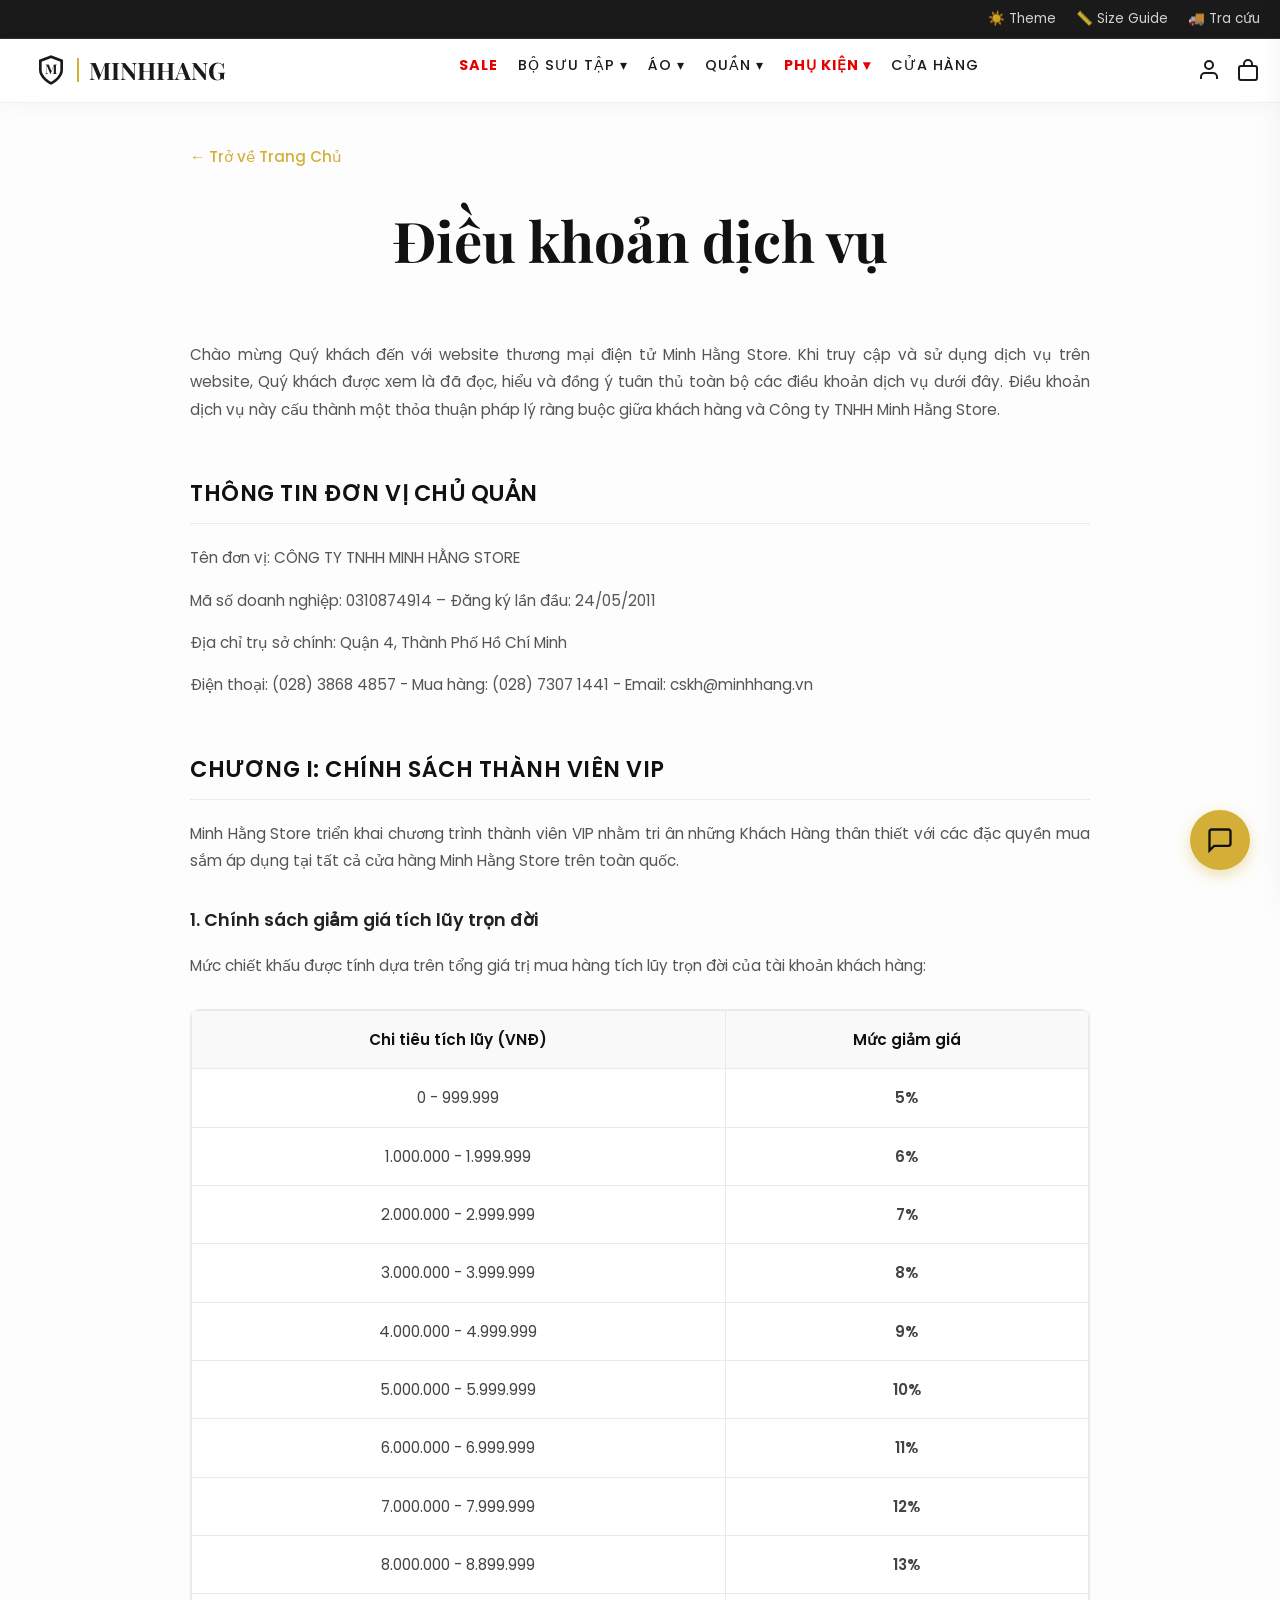
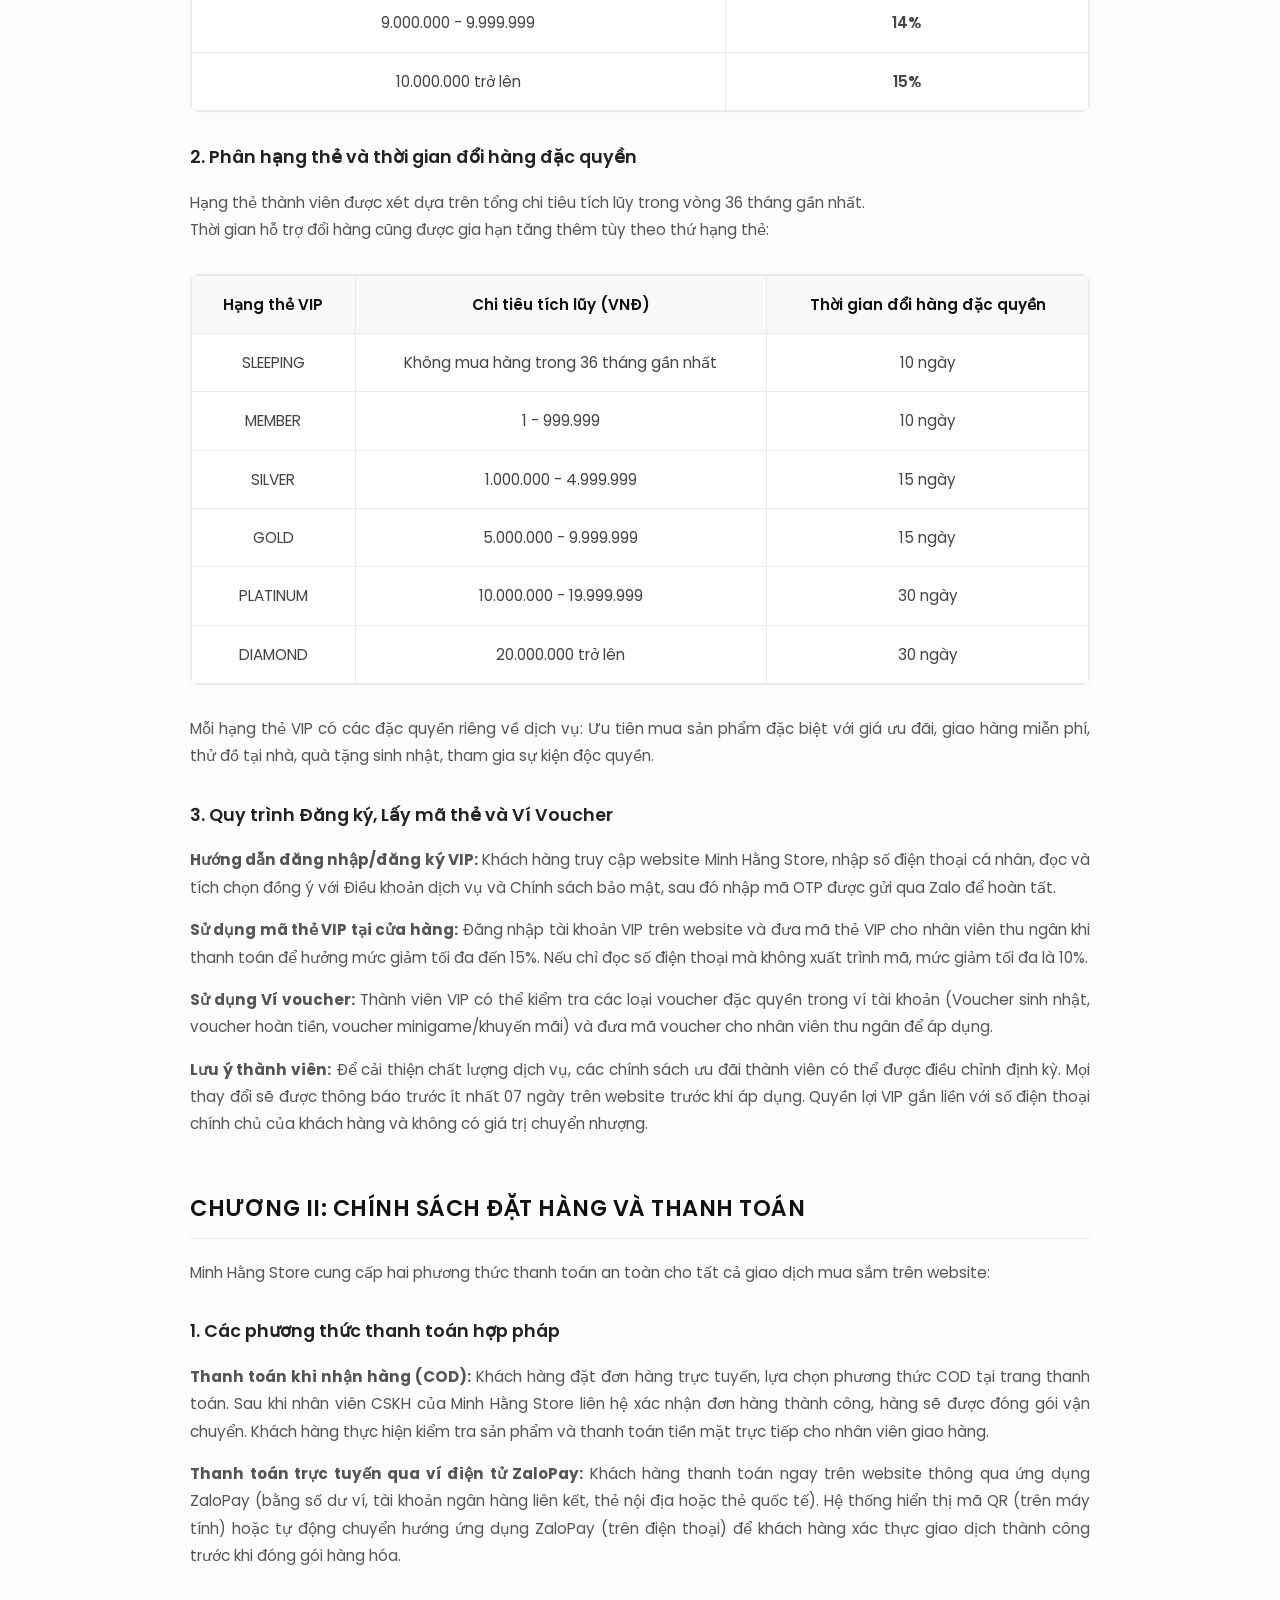
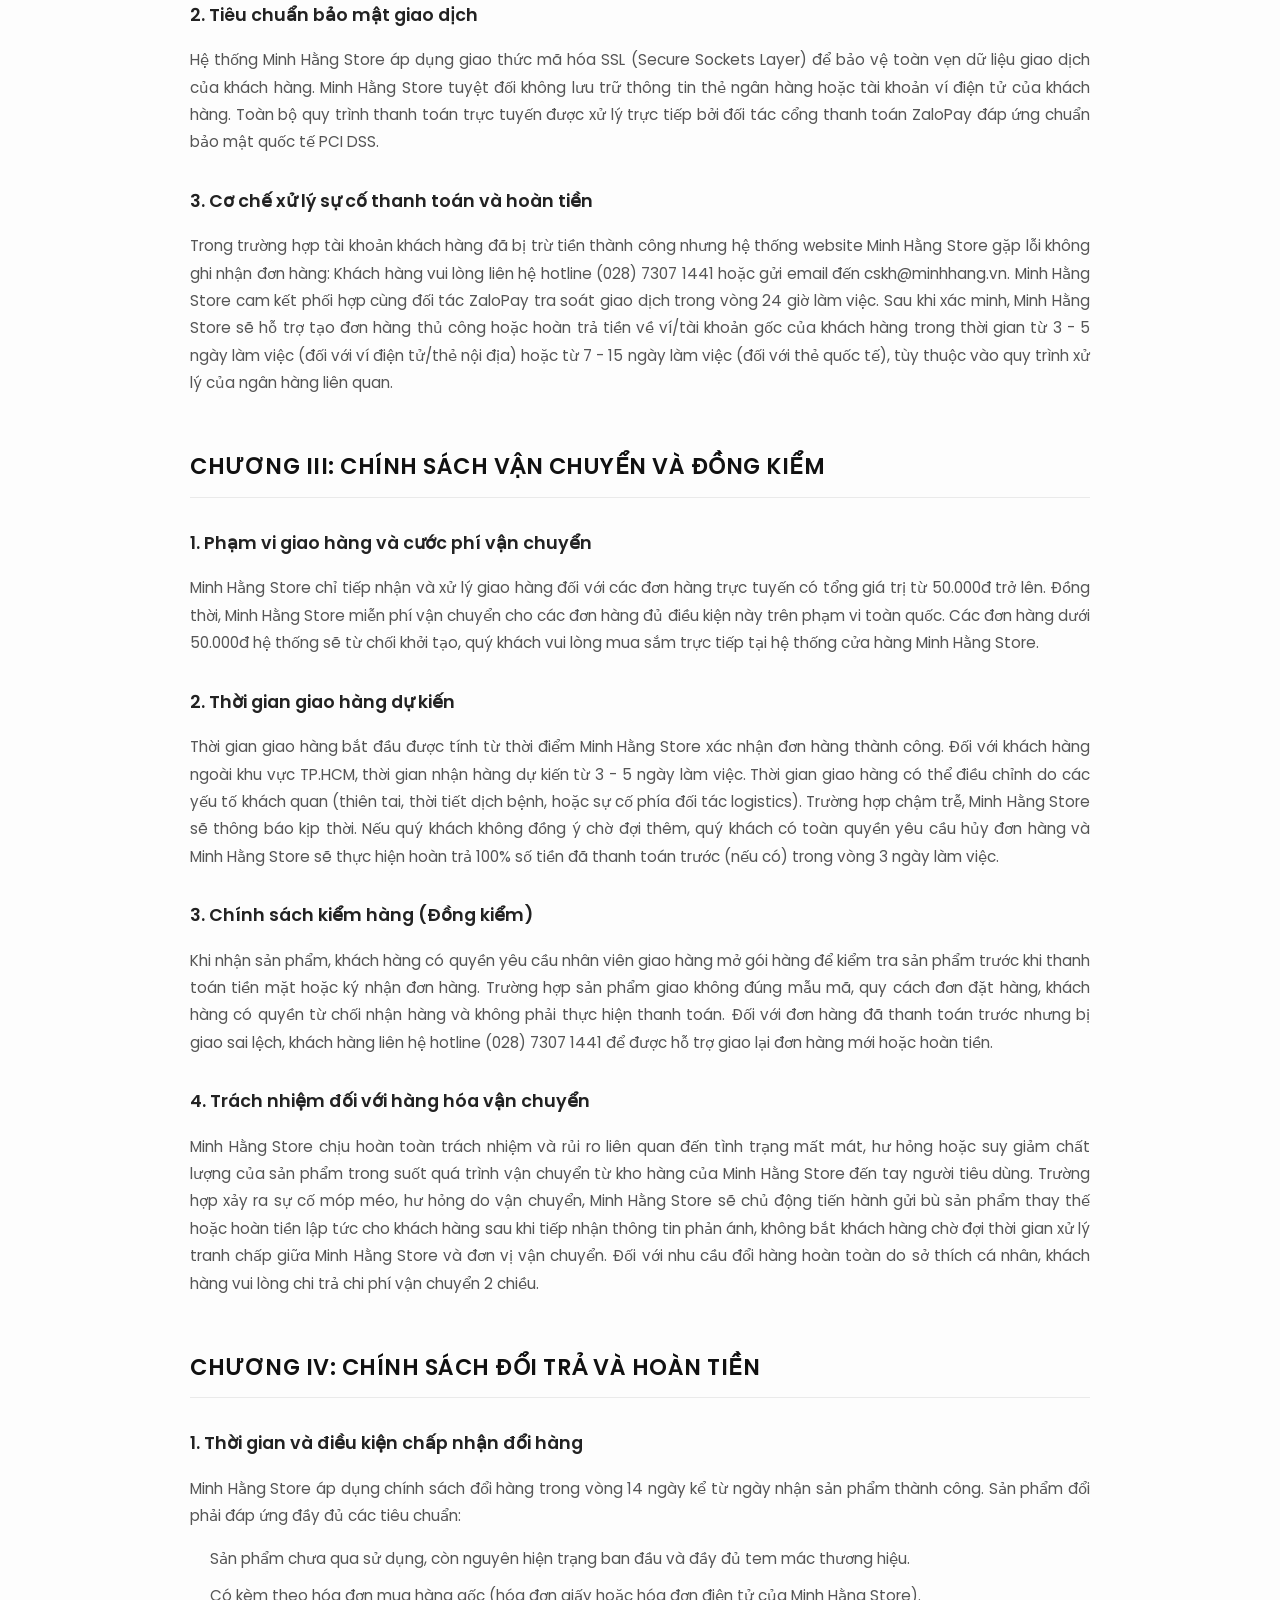
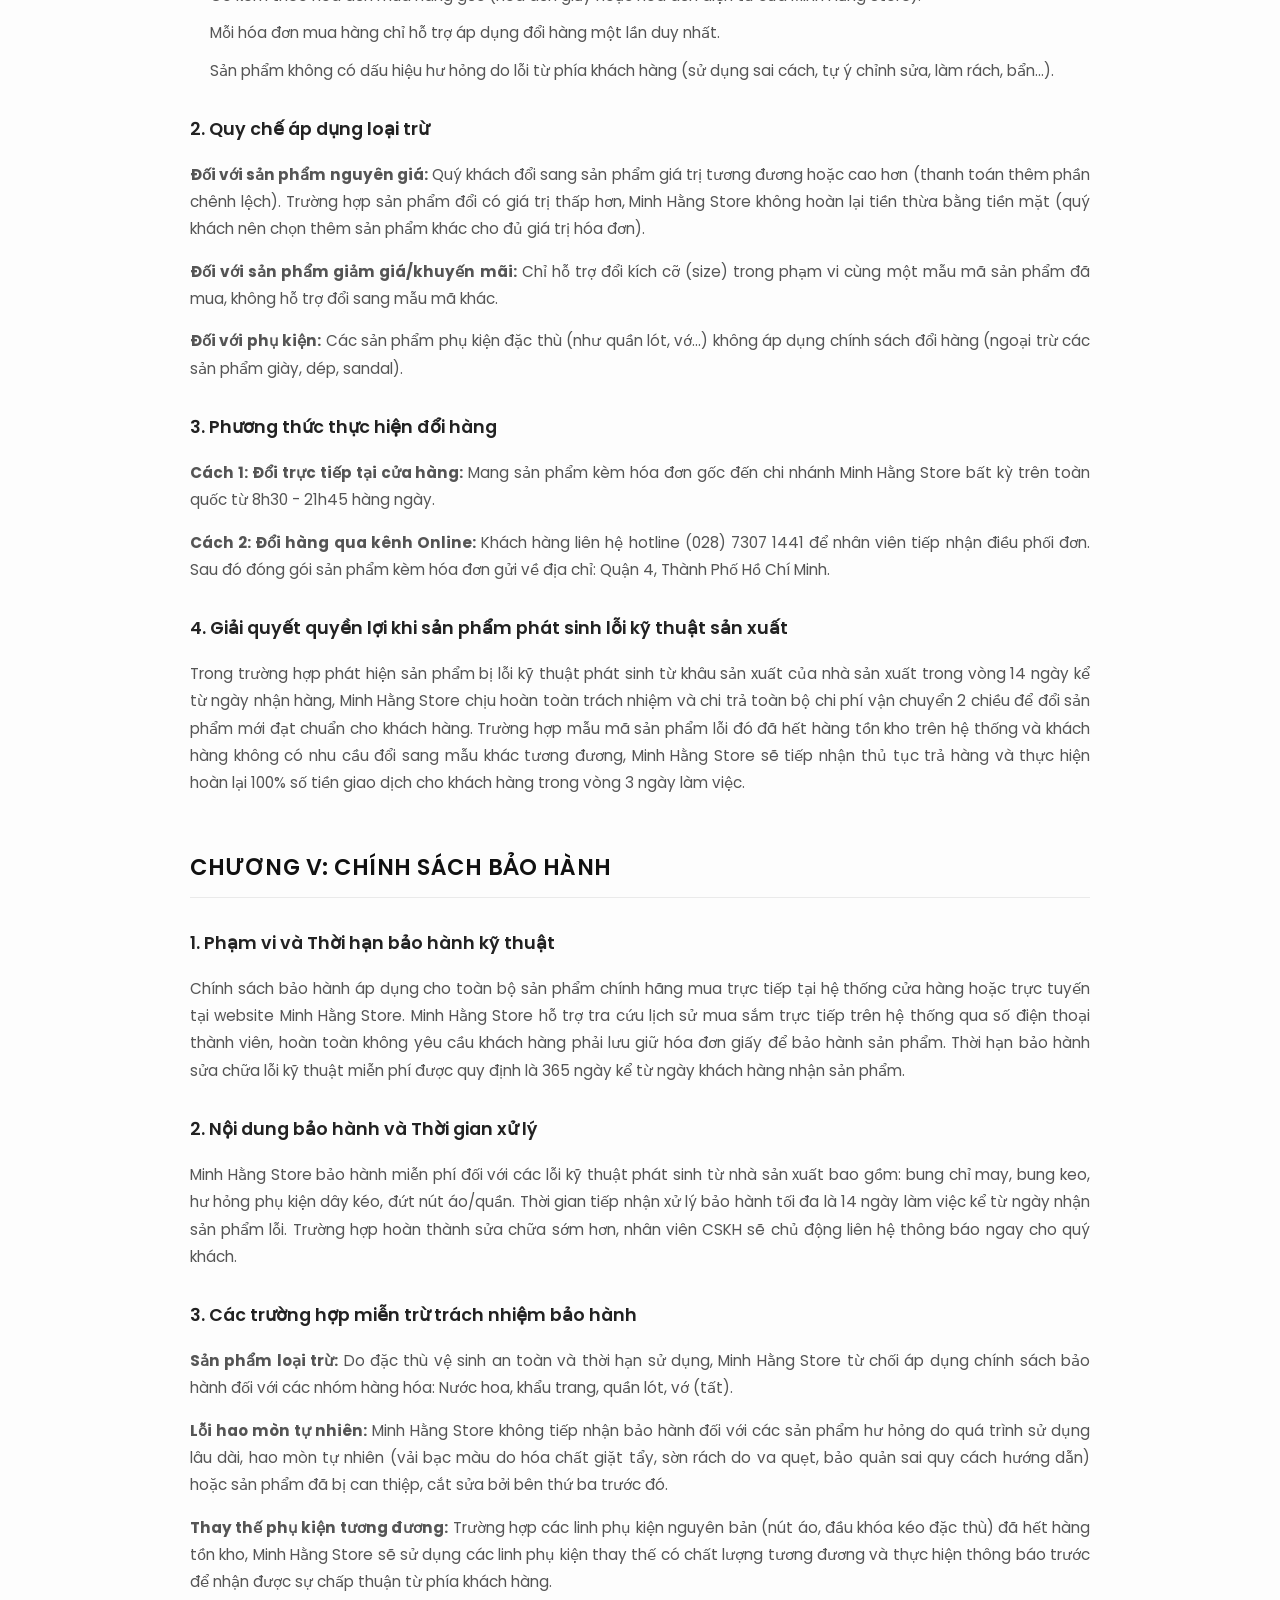
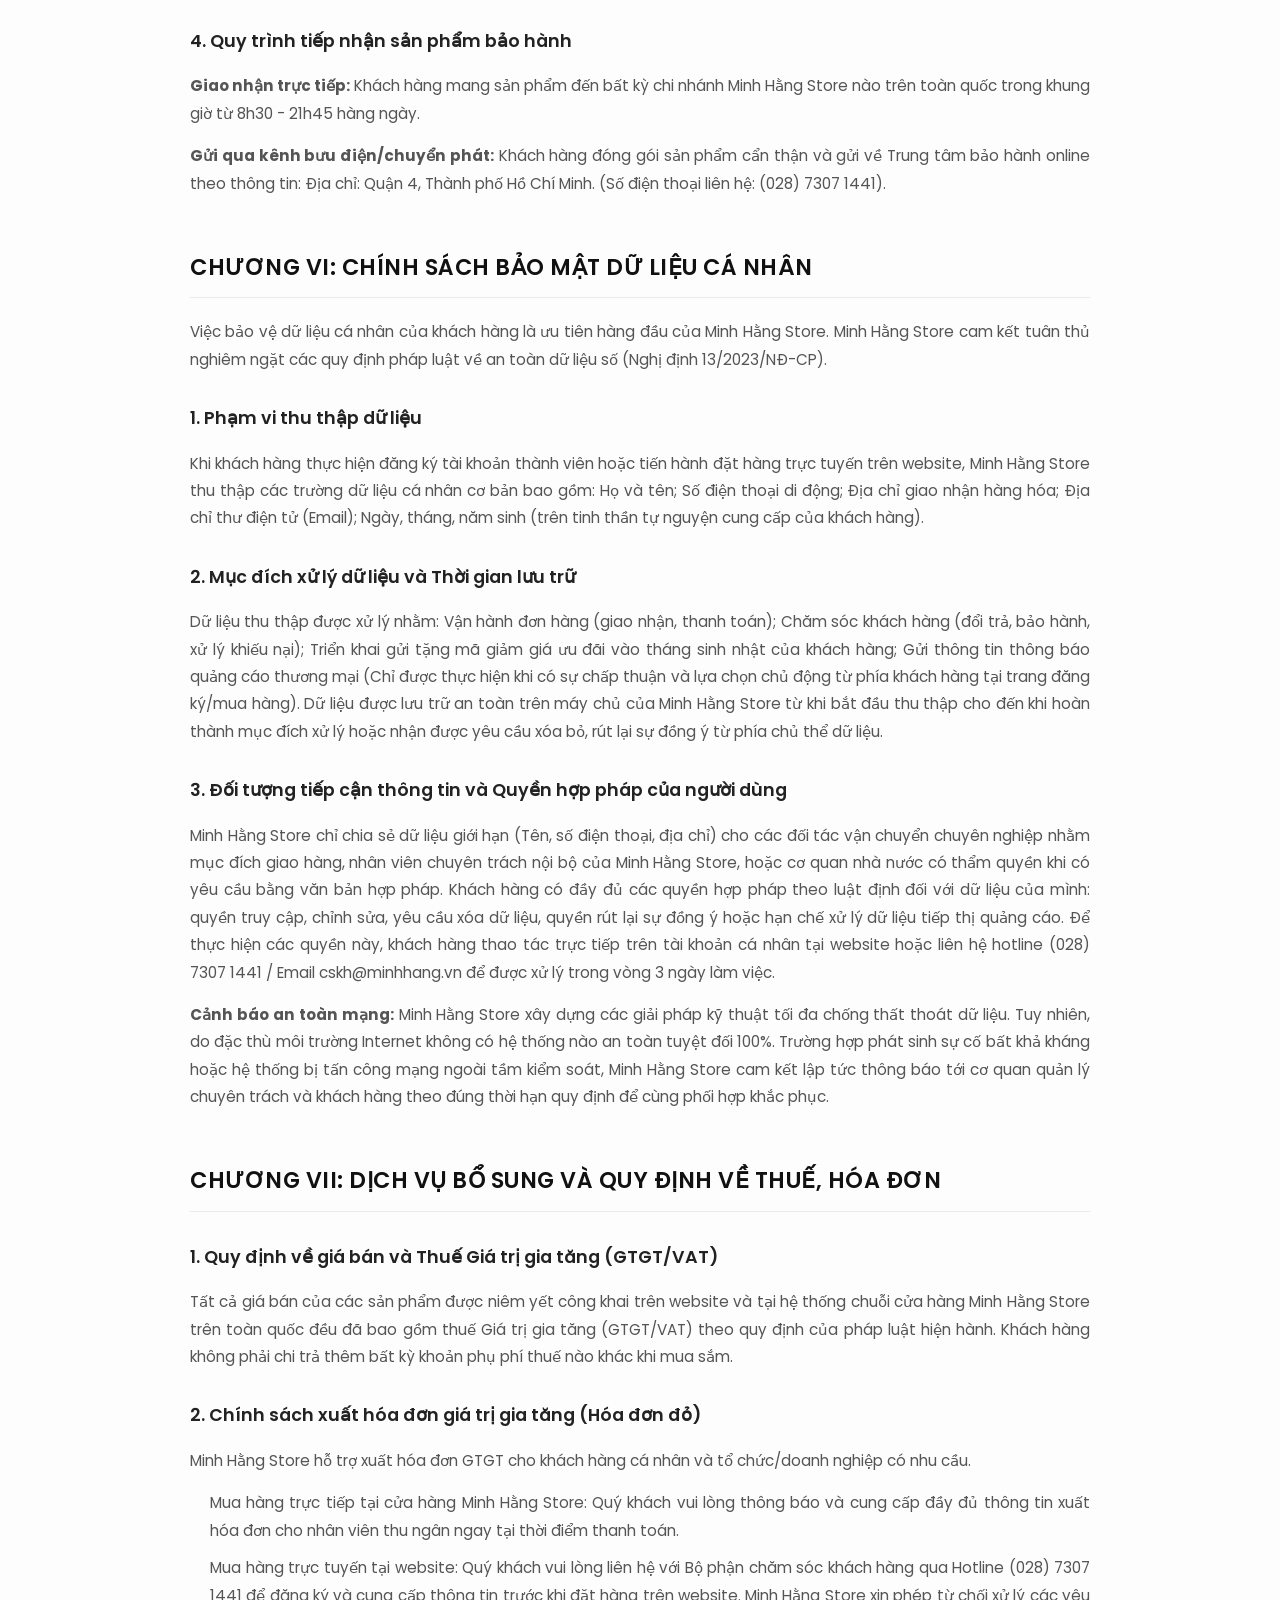
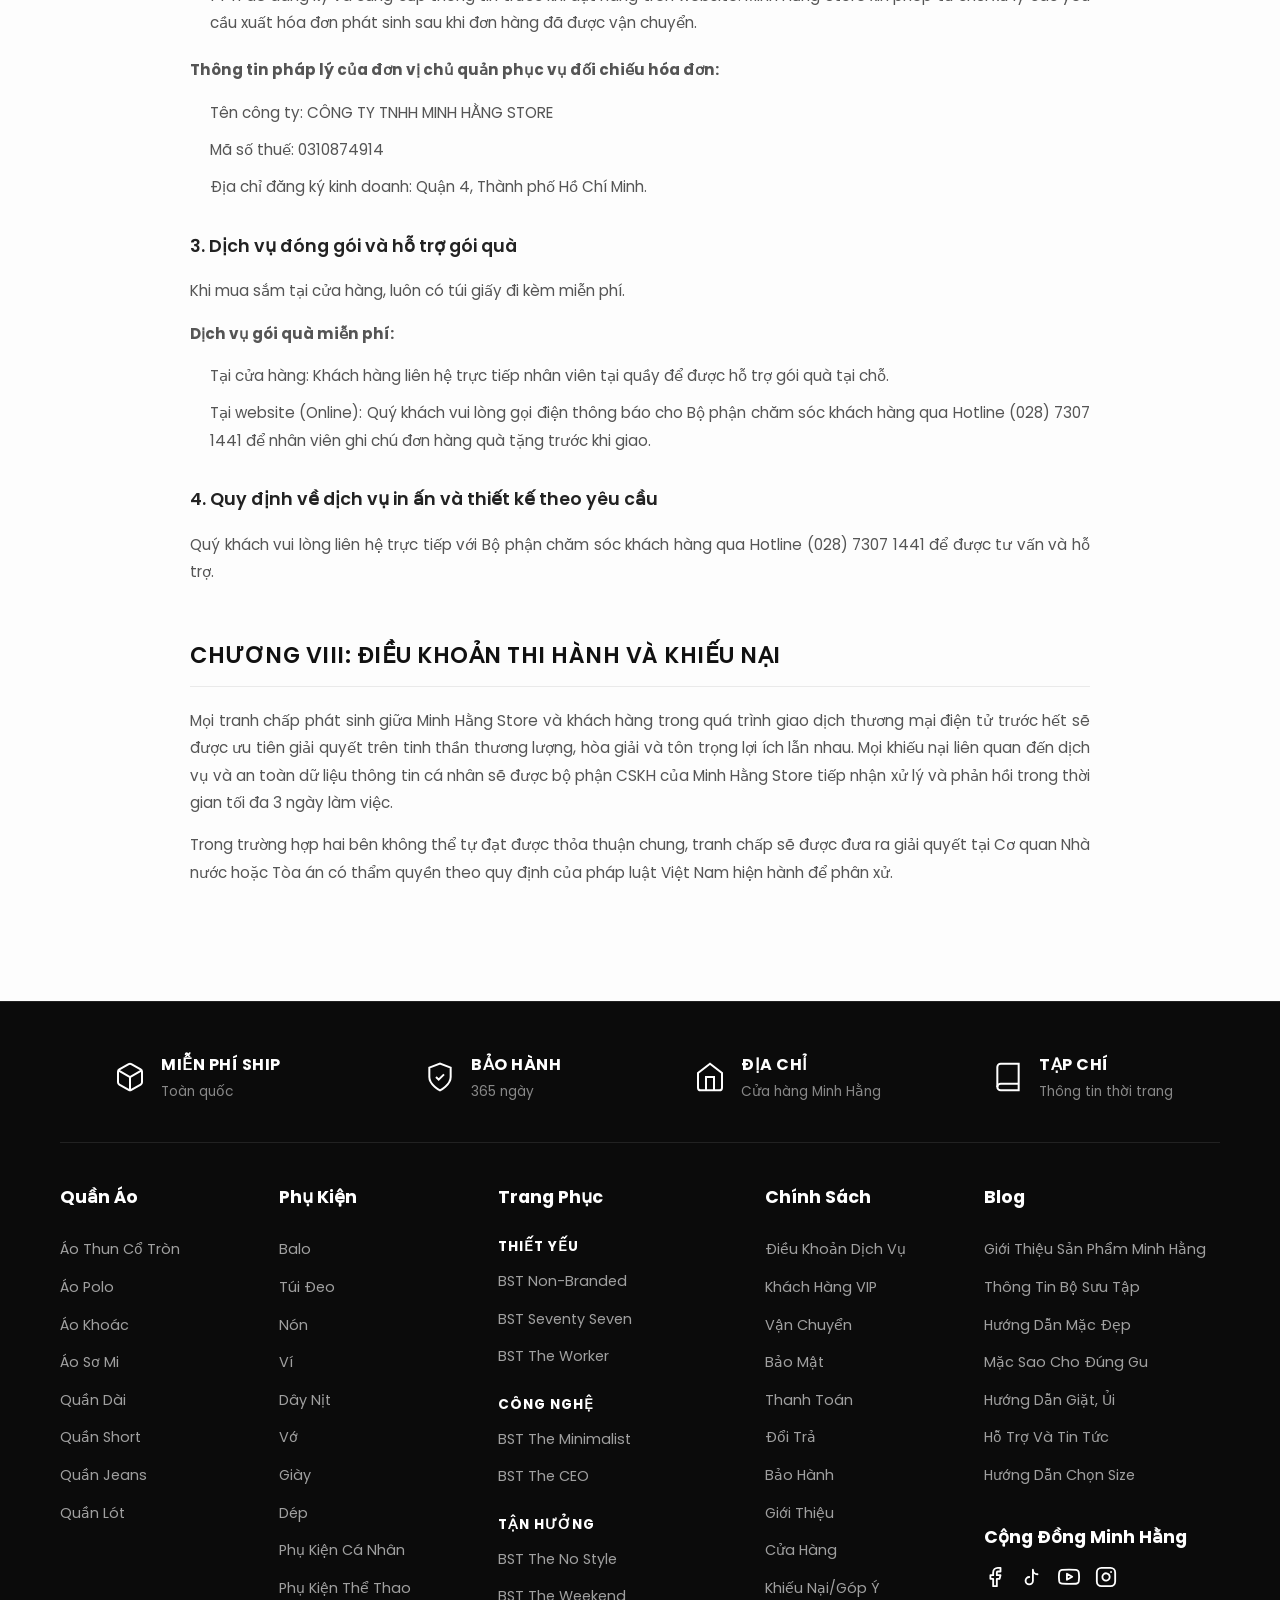
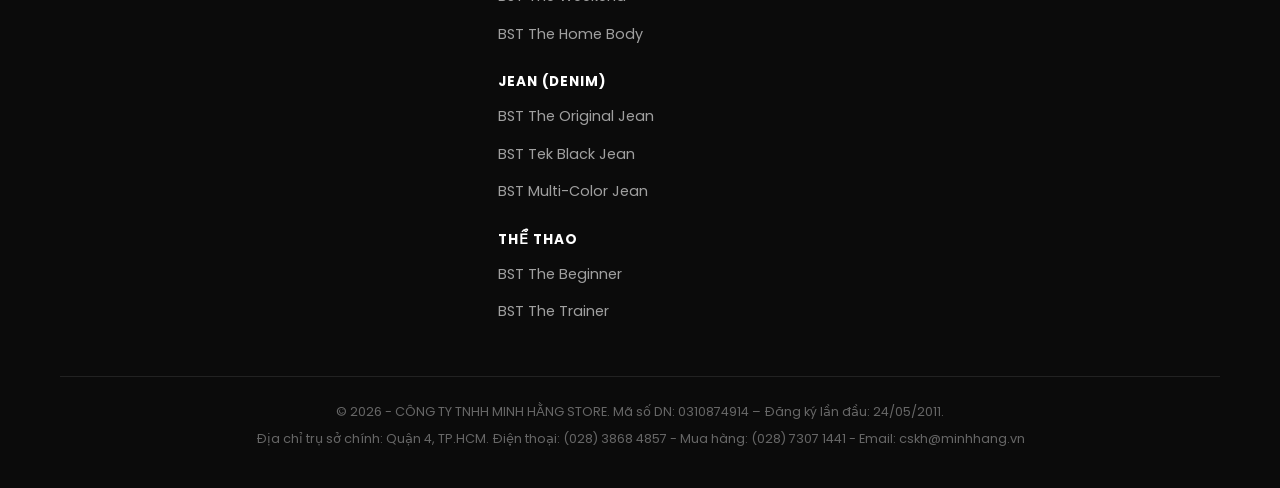
<file: dieu-khoan.html>
<!DOCTYPE html>
<html lang="vi" data-theme="light">
<head>
    <meta charset="UTF-8">
    <meta name="viewport" content="width=device-width, initial-scale=1.0, maximum-scale=1.0, user-scalable=no, viewport-fit=cover">
    <meta name="apple-mobile-web-app-capable" content="yes">
    <meta name="apple-mobile-web-app-status-bar-style" content="black-translucent">
    <meta name="description" content="Minh Hằng Store - Định Hình Phong Cách. Nơi cung cấp các bộ sưu tập thời trang nam, nữ và phụ kiện đẳng cấp.">
    <meta name="theme-color" content="#111111">
    
    <link rel="manifest" href="manifest.json">
    <title>Điều Khoản Dịch Vụ - Minh Hằng Store</title>
    
    <link rel="preconnect" href="https://fonts.googleapis.com">
    <link rel="preconnect" href="https://fonts.gstatic.com" crossorigin>
    <link href="https://fonts.googleapis.com/css2?family=Playfair+Display:ital,wght@0,400;0,600;0,700;1,400&family=Poppins:wght@300;400;500;600&display=swap" rel="stylesheet">
    
    <link rel="stylesheet" href="style.css">
    <link rel="stylesheet" href="chatbot.css">

    <!-- CSS MEGA MENU FULL MÀN HÌNH -->
    <style>
        @media (min-width: 993px) {
            header.sticky-header { 
                position: relative !important; 
            }
            nav.nav-container, ul.main-menu, li.has-mega { 
                position: static !important; 
            }
            
            .mega-menu { 
                position: absolute !important; 
                left: 0 !important; 
                right: 0 !important; 
                width: 100% !important; 
                transform: none !important; 
                padding: 40px 0 !important; 
                background: #fff !important; 
                border-top: 1px solid #eaeaea; 
                box-shadow: 0 15px 30px rgba(0,0,0,0.08) !important;
                z-index: 999;
            }
            
            .mega-container {
                max-width: 1200px !important;
                margin: 0 auto !important;
                padding: 0 20px !important;
                text-align: left !important;
                display: grid !important;
                gap: 30px !important;
            }

            .mega-col h4 { 
                font-family: 'Poppins', sans-serif; 
                font-size: 0.85rem !important; 
                font-weight: 700 !important; 
                text-transform: uppercase; 
                margin-bottom: 20px !important; 
                color: #111 !important; 
                letter-spacing: 0.5px; 
            }
            .mega-col ul { 
                display: flex; 
                flex-direction: column; 
                gap: 12px !important; 
                list-style: none; 
                padding: 0; 
                margin: 0; 
            }
            .mega-col ul li a { 
                font-size: 0.9rem !important; 
                color: #666 !important; 
                transition: 0.2s; 
                font-weight: 400 !important; 
                text-decoration: none; 
                cursor: pointer; 
            }
            .mega-col ul li a:hover { 
                color: var(--gold, #d4af37) !important; 
                font-weight: 500 !important; 
                transform: translateX(5px); 
                display: inline-block; 
            }
        }
    </style>

    <!-- CSS GIAO DIỆN VIP YAME -->
    <style>
        #vip-auth-page {
            background-color: #111;
            color: #fff;
            position: fixed;
            top: 0; 
            left: 0; 
            width: 100%; 
            height: 100%;
            z-index: 10000;
            overflow-y: auto;
            display: none;
            font-family: 'Poppins', sans-serif;
        }
        .vip-header-bar { 
            display: flex; 
            justify-content: space-between; 
            align-items: center; 
            padding: 15px 30px; 
            border-bottom: 1px solid #222; 
            background-color: #111; 
        }
        .vip-header-logo { 
            display: flex; 
            align-items: center; 
            gap: 10px; 
        }
        .vip-header-logo svg { color: #fff; }
        .vip-header-text { line-height: 1.2; }
        .vip-header-text strong { 
            font-size: 1.1rem; 
            letter-spacing: 1px; 
            color: #fff; 
        }
        .vip-header-text span { 
            font-size: 0.75rem; 
            color: #aaa; 
        }
        .vip-back-btn { 
            background: transparent; 
            border: 1px solid #555; 
            color: #fff; 
            padding: 6px 15px; 
            border-radius: 20px; 
            font-size: 0.85rem; 
            cursor: pointer; 
            display: flex; 
            align-items: center; 
            gap: 5px; 
            transition: 0.2s; 
        }
        .vip-back-btn:hover { background: #333; }
        
        .vip-main-content { 
            max-width: 480px; 
            margin: 50px auto; 
            padding: 0 20px; 
            text-align: left; 
        }
        .vip-main-content h4 { 
            color: #888; 
            font-size: 0.85rem; 
            font-weight: 600; 
            margin-bottom: 10px; 
            letter-spacing: 0.5px; 
            text-transform: uppercase; 
        }
        .vip-main-content h2 { 
            font-size: 1.8rem; 
            font-weight: 600; 
            margin-bottom: 15px; 
            color: #fff; 
        }
        .vip-main-content > p { 
            font-size: 0.95rem; 
            color: #aaa; 
            line-height: 1.6; 
            margin-bottom: 30px; 
        }
        .vip-main-content > p b { color: #fff; }
        
        .vip-input-wrap { margin-bottom: 20px; }
        .vip-input-wrap label { 
            display: block; 
            font-size: 0.9rem; 
            color: #fff; 
            margin-bottom: 10px; 
            font-weight: 500; 
        }
        .vip-input-box { 
            display: flex; 
            align-items: center; 
            background-color: #111; 
            border: 1px solid #444; 
            border-radius: 8px; 
            padding: 12px 15px; 
            transition: border-color 0.2s; 
        }
        .vip-input-box:focus-within { border-color: #888; }
        .vip-prefix { 
            color: #aaa; 
            padding-right: 15px; 
            margin-right: 15px; 
            border-right: 1px solid #444; 
            font-weight: 500; 
        }
        .vip-input-box input { 
            background: transparent; 
            border: none; 
            color: #fff; 
            font-size: 1rem; 
            outline: none; 
            flex: 1; 
            font-family: 'Poppins', sans-serif; 
        }
        
        .vip-agree-wrap { 
            display: flex; 
            align-items: flex-start; 
            gap: 10px; 
            margin-bottom: 25px; 
            cursor: pointer; 
        }
        .vip-agree-wrap input { margin-top: 4px; cursor: pointer; }
        .vip-agree-wrap span { font-size: 0.9rem; color: #aaa; line-height: 1.5; }
        
        .vip-submit-btn { 
            background-color: #fff; 
            color: #111; 
            font-weight: 600; 
            font-size: 1rem; 
            width: 100%; 
            padding: 14px; 
            border-radius: 8px; 
            border: none; 
            cursor: pointer; 
            transition: opacity 0.2s; 
            margin-bottom: 25px; 
            font-family: 'Poppins', sans-serif; 
        }
        .vip-submit-btn:hover { opacity: 0.8; }
        
        .vip-alt-method { font-size: 0.9rem; color: #aaa; }
        .vip-alt-method b { color: #fff; }
        .vip-alt-method a { 
            color: #888; 
            text-decoration: underline; 
            cursor: pointer; 
            transition: color 0.2s; 
            display: inline-block; 
            margin-top: 5px; 
        }
        .vip-alt-method a:hover { color: #fff; }
        
        .vip-benefits-list { margin-top: 60px; display: flex; flex-direction: column; gap: 25px; }
        .vip-benefit-item { display: flex; align-items: flex-start; gap: 15px; }
        .vip-benefit-icon { color: #fff; display: flex; align-items: center; justify-content: center; width: 24px; height: 24px; margin-top: 2px; }
        .vip-benefit-info h5 { font-size: 1rem; color: #fff; font-weight: 600; margin: 0 0 5px 0; }
        .vip-benefit-info p { font-size: 0.85rem; color: #888; margin: 0; line-height: 1.5; }
        
        .vip-footer-text { font-size: 0.75rem; color: #666; margin-top: 40px; line-height: 1.6; }
        .vip-footer-text a { color: #888; text-decoration: underline; }
        
        .vip-absolute-footer { 
            border-top: 1px solid #222; 
            padding: 20px 30px; 
            display: flex; 
            justify-content: space-between; 
            align-items: center; 
            font-size: 0.8rem; 
            color: #555; 
            margin-top: 50px; 
        }
        .vip-absolute-footer a { color: #555; text-decoration: none; transition: 0.2s; }
        .vip-absolute-footer a:hover { color: #888; }
    </style>

    <!-- CSS TRANG ĐIỀU KHOẢN DỊCH VỤ -->
    <style>
        .policy-page-wrapper {
            background-color: #fdfdfd;
            padding: 40px 20px 100px 20px;
            font-family: 'Poppins', sans-serif;
            color: #333;
            line-height: 1.8;
        }

        .policy-container {
            max-width: 900px;
            margin: 0 auto;
        }

        .policy-title {
            font-family: var(--font-heading, 'Playfair Display');
            font-size: clamp(2.5rem, 5vw, 3.5rem);
            color: #111;
            text-align: center;
            margin-bottom: 50px;
            font-weight: 700;
        }

        .policy-content h3 {
            font-size: 1.4rem;
            color: #111;
            font-weight: 600;
            margin-top: 50px;
            margin-bottom: 20px;
            text-transform: uppercase;
            letter-spacing: 0.5px;
            border-bottom: 1px solid #eaeaea;
            padding-bottom: 10px;
        }

        .policy-content h4 {
            font-size: 1.1rem;
            color: #222;
            font-weight: 600;
            margin-top: 30px;
            margin-bottom: 15px;
        }

        .policy-content p {
            margin-bottom: 15px;
            font-size: 0.95rem;
            color: #555;
            text-align: justify;
        }

        .policy-content ul {
            margin-bottom: 20px;
            padding-left: 20px;
        }

        .policy-content li {
            margin-bottom: 10px;
            font-size: 0.95rem;
            color: #555;
            text-align: justify;
        }

        .policy-table-wrapper {
            overflow-x: auto;
            margin: 30px 0;
            border-radius: 8px;
            border: 1px solid #eaeaea;
            box-shadow: 0 4px 15px rgba(0,0,0,0.02);
        }

        .policy-table {
            width: 100%;
            border-collapse: collapse;
            min-width: 600px;
            background: #fff;
        }

        .policy-table th, .policy-table td {
            padding: 15px 20px;
            text-align: center;
            border: 1px solid #eaeaea;
            font-size: 0.95rem;
            color: #444;
        }

        .policy-table th {
            background-color: #f9f9f9;
            font-weight: 600;
            color: #111;
        }

        .policy-table tr:hover {
            background-color: #fcfcfc;
        }

        .policy-highlight {
            font-weight: 600;
            color: var(--accent-red, #d9534f);
        }
    </style>
</head>
<body>

    <div id="global-loader" aria-label="Loading" role="status">
        <div class="spinner"></div>
        <h3 style="font-family: var(--font-heading); letter-spacing: 2px;">MINH HẰNG STORE</h3>
    </div>

    <canvas id="confetti-canvas"></canvas>
    
    <div id="toast" role="alert" aria-live="assertive"></div>
    
    <div id="sidebar-overlay" aria-hidden="true" onclick="closeSidebars()"></div>

    <!-- SIDEBAR GIỎ HÀNG -->
    <div id="cart-sidebar" class="sidebar" role="dialog" aria-modal="true">
        <div class="sidebar-header">
            <h3>Giỏ Hàng (Cart)</h3>
            <span class="close-sidebar" onclick="toggleCart()">&times;</span>
        </div>
        <div class="sidebar-content" id="cart-items"></div>
        <div class="sidebar-footer">
            <div class="cart-total">Tổng thanh toán: <span id="cart-total-price">0đ</span></div>
            <button class="btn" style="width: 100%; background: var(--text-main); color: var(--bg-color); padding: 18px; border-radius: 8px;" onclick="window.location.href='index.html'">TIẾN HÀNH THANH TOÁN</button>
        </div>
    </div>

    <!-- TOP BAR -->
    <div class="announcement-bar" role="complementary">
        <div class="top-bar-inner" style="justify-content: flex-end;">
            <div class="top-bar-utilities">
                <div class="top-bar-item" onclick="toggleTheme()">☀️ Theme</div>
                <div class="top-bar-item" onclick="window.location.href='huong-dan-chon-size.html'">📏 Size Guide</div>
                <div class="top-bar-item" onclick="window.location.href='index.html'">🚚 Tra cứu</div>
            </div>
        </div>
    </div>
    
    <!-- HEADER -->
    <header class="sticky-header" role="banner">
        <nav class="nav-container" role="navigation">
            <div class="hamburger" onclick="toggleMobileNav()">
                <svg width="28" height="28" viewBox="0 0 24 24" fill="none" stroke="currentColor" stroke-width="2">
                    <line x1="3" y1="12" x2="21" y2="12"></line>
                    <line x1="3" y1="6" x2="21" y2="6"></line>
                    <line x1="3" y1="18" x2="21" y2="18"></line>
                </svg>
            </div>
            
            <div class="mobile-nav-backdrop" id="mobile-nav-backdrop" onclick="toggleMobileNav()"></div>

            <!-- MENU DI ĐỘNG -->
            <div class="mobile-nav-overlay" id="mobile-nav" role="dialog">
                <div class="mobile-nav-header-drawer">
                    <span class="mobile-close-btn" onclick="toggleMobileNav()">
                        <svg width="24" height="24" viewBox="0 0 24 24" fill="none" stroke="currentColor" stroke-width="2">
                            <line x1="18" y1="6" x2="6" y2="18"></line>
                            <line x1="6" y1="6" x2="18" y2="18"></line>
                        </svg>
                    </span>
                    <div class="logo" style="margin: 0; font-size: 1.2rem;" onclick="window.location.href='index.html'">
                        <svg width="22" height="22" viewBox="0 0 24 24" fill="none" stroke="currentColor" stroke-width="2">
                            <path d="M12 22s8-4 8-10V5l-8-3-8 3v7c0 6 8 10 8 10z"></path>
                            <text x="12" y="15" font-size="10" text-anchor="middle" fill="currentColor" stroke="none" font-weight="bold">M</text>
                        </svg>
                        <span style="border-left: 1px solid var(--gold); padding-left: 5px; margin-left: 5px;">MinhHang</span>
                    </div>
                </div>
                <ul class="accordion-menu">
                    <li class="accordion-item"><div class="accordion-header" onclick="window.location.href='index.html'">TRANG CHỦ</div></li>
                    <li class="accordion-item"><div class="accordion-header" onclick="window.location.href='index.html'">BỘ SƯU TẬP</div></li>
                    <li class="accordion-item"><div class="accordion-header" onclick="window.location.href='index.html'">ÁO & QUẦN</div></li>
                    <li class="accordion-item" style="border: none;"><div class="accordion-header" style="color: var(--gold);" onclick="openVipAuthPage()">VIP - ĐĂNG NHẬP</div></li>
                </ul>
            </div>

            <div class="logo" onclick="window.location.href='index.html'" style="cursor: pointer;">
                <svg width="32" height="32" viewBox="0 0 24 24" fill="none" stroke="currentColor" stroke-width="2">
                    <path d="M12 22s8-4 8-10V5l-8-3-8 3v7c0 6 8 10 8 10z"></path>
                    <text x="12" y="15" font-size="10" text-anchor="middle" fill="currentColor" stroke="none" font-weight="bold">M</text>
                </svg>
                <span>MINHHANG</span>
            </div>

            <!-- MEGA MENU BUNG FULL WIDTH CHUẨN XÁC -->
            <ul class="main-menu">
                <li class="sale-tag">
                    <a href="index.html">SALE</a>
                </li>
                <li class="has-mega">
                    <a href="index.html">BỘ SƯU TẬP ▾</a>
                    <div class="mega-menu">
                        <div class="mega-container">
                            <div class="mega-col">
                                <h4>THIẾT YẾU</h4>
                                <ul>
                                    <li><a href="index.html">BST Non-Branded</a></li>
                                    <li><a href="index.html">BST Seventy Seven</a></li>
                                    <li><a href="index.html">BST The Worker</a></li>
                                </ul>
                                <h4 style="margin-top: 25px;">THỂ THAO</h4>
                                <ul>
                                    <li><a href="index.html">BST The Beginner</a></li>
                                    <li><a href="index.html">BST The Trainer</a></li>
                                </ul>
                            </div>
                            <div class="mega-col">
                                <h4>CÔNG NGHỆ</h4>
                                <ul>
                                    <li><a href="index.html">BST The Minimalist</a></li>
                                    <li><a href="index.html">BST The CEO</a></li>
                                </ul>
                                <h4 style="margin-top: 25px;">SIGNATURE</h4>
                                <ul>
                                    <li><a href="index.html">Khám Phá Signature</a></li>
                                </ul>
                            </div>
                            <div class="mega-col">
                                <h4>TẬN HƯỞNG</h4>
                                <ul>
                                    <li><a href="index.html">BST The No Style</a></li>
                                    <li><a href="index.html">BST The Weekend</a></li>
                                    <li><a href="index.html">BST The Home Body</a></li>
                                </ul>
                            </div>
                            <div class="mega-col">
                                <h4>JEAN (DENIM)</h4>
                                <ul>
                                    <li><a href="index.html">BST The Original Jean</a></li>
                                    <li><a href="index.html">BST Tek Black Jean</a></li>
                                    <li><a href="index.html">BST Multi Color Jean</a></li>
                                </ul>
                            </div>
                        </div>
                    </div>
                </li>
                <li class="has-mega">
                    <a href="index.html">ÁO ▾</a>
                    <div class="mega-menu">
                        <div class="mega-container" style="grid-template-columns: repeat(3, 1fr);">
                            <div class="mega-col">
                                <h4>👕 ÁO NAM</h4>
                                <ul>
                                    <li><a href="index.html">Áo Thun / Polo</a></li>
                                    <li><a href="index.html">Áo Sơ Mi</a></li>
                                    <li><a href="index.html">Áo Khoác Nam</a></li>
                                </ul>
                            </div>
                            <div class="mega-col">
                                <h4>👗 ÁO NỮ</h4>
                                <ul>
                                    <li><a href="index.html">Áo Thun Nữ</a></li>
                                    <li><a href="index.html">Áo Sơ Mi / Blouse</a></li>
                                    <li><a href="index.html">Áo Khoác Nữ</a></li>
                                </ul>
                            </div>
                            <div class="mega-col">
                                <h4>👫 ÁO ĐỒ ĐÔI</h4>
                                <ul>
                                    <li><a href="index.html">Áo Thun Đôi</a></li>
                                    <li><a href="index.html">Áo Khoác / Len Đôi</a></li>
                                </ul>
                            </div>
                        </div>
                    </div>
                </li>
                <li class="has-mega">
                    <a href="index.html">QUẦN ▾</a>
                    <div class="mega-menu">
                        <div class="mega-container" style="grid-template-columns: repeat(3, 1fr);">
                            <div class="mega-col">
                                <h4>👖 QUẦN NAM</h4>
                                <ul>
                                    <li><a href="index.html">Quần Jeans</a></li>
                                    <li><a href="index.html">Quần Tây / Chino</a></li>
                                    <li><a href="index.html">Quần Short</a></li>
                                </ul>
                            </div>
                            <div class="mega-col">
                                <h4>👖 QUẦN & VÁY NỮ</h4>
                                <ul>
                                    <li><a href="index.html">Quần Tây Nữ</a></li>
                                    <li><a href="index.html">Quần Jeans Nữ</a></li>
                                    <li><a href="index.html">Chân Váy</a></li>
                                </ul>
                            </div>
                            <div class="mega-col">
                                <h4>👖 QUẦN UNISEX</h4>
                                <ul>
                                    <li><a href="index.html">Quần Thể Thao Đôi</a></li>
                                    <li><a href="index.html">Quần Jean Ống Thụng</a></li>
                                </ul>
                            </div>
                        </div>
                    </div>
                </li>
                <li class="has-mega">
                    <a href="index.html" style="color: var(--accent-red); font-weight: bold;">PHỤ KIỆN ▾</a>
                    <div class="mega-menu">
                        <div class="mega-container" style="grid-template-columns: repeat(4, 1fr);">
                            <div class="mega-col">
                                <h4>🧢 NÓN</h4>
                                <ul><li><a href="index.html">Nón Các Loại</a></li></ul>
                                <h4 style="margin-top: 35px;">🔗 DÂY NỊT</h4>
                                <ul><li><a href="index.html">Dây Nịt Da</a></li></ul>
                            </div>
                            <div class="mega-col">
                                <h4>👝 TÚI ĐEO</h4>
                                <ul><li><a href="index.html">Túi Đeo Chéo / Tote</a></li></ul>
                                <h4 style="margin-top: 35px;">🧦 VỚ</h4>
                                <ul><li><a href="index.html">Vớ Basic</a></li></ul>
                            </div>
                            <div class="mega-col">
                                <h4>🎒 BALO</h4>
                                <ul><li><a href="index.html">Balo Da / Laptop</a></li></ul>
                                <h4>🕶️ KÍNH MẮT</h4>
                                <ul><li><a href="index.html">Kính Phân Cực</a></li></ul>
                            </div>
                            <div class="mega-col">
                                <h4>🪪 VÍ & ĐỒNG HỒ</h4>
                                <ul><li><a href="index.html">Trang Sức / Đồng Hồ</a></li></ul>
                                <h4 style="margin-top: 35px;">👞 GIÀY</h4>
                                <ul><li><a href="index.html">Giày Oxford / Sneaker</a></li></ul>
                            </div>
                        </div>
                    </div>
                </li>
                <li>
                    <a href="index.html">CỬA HÀNG</a>
                </li>
            </ul>
            
            <div class="nav-icons" style="display: flex; gap: 15px;">
                <svg title="Tài khoản" onclick="openVipAuthPage()" width="24" height="24" viewBox="0 0 24 24" fill="none" stroke="currentColor" stroke-width="2" style="cursor: pointer;">
                    <path d="M20 21v-2a4 4 0 0 0-4-4H8a4 4 0 0 0-4 4v2"></path>
                    <circle cx="12" cy="7" r="4"></circle>
                </svg>
                <div style="position: relative; display: flex; align-items: center; cursor: pointer;" onclick="toggleCart()">
                    <svg width="24" height="24" viewBox="0 0 24 24" fill="none" stroke="currentColor" stroke-width="2">
                        <rect x="3" y="8" width="18" height="14" rx="2" ry="2"></rect>
                        <path d="M8 8V6a4 4 0 0 1 8 0v2"></path>
                    </svg>
                    <span id="cart-count" class="cart-badge-svg">0</span>
                </div>
            </div>
        </nav>
    </header>

    <!-- NỘI DUNG CHÍNH: ĐIỀU KHOẢN DỊCH VỤ -->
    <main class="policy-page-wrapper">
        <div class="policy-container">
            
            <!-- NÚT TRỞ VỀ TRANG CHỦ -->
            <a href="index.html" style="display: inline-block; color: var(--gold); text-decoration: none; font-size: 0.95rem; font-weight: 500; margin-bottom: 20px; transition: 0.2s;" onmouseover="this.style.opacity='0.7'" onmouseout="this.style.opacity='1'">
                ← Trở về Trang Chủ
            </a>

            <h1 class="policy-title">Điều khoản dịch vụ</h1>

            <div class="policy-content">
                <p>Chào mừng Quý khách đến với website thương mại điện tử Minh Hằng Store. Khi truy cập và sử dụng dịch vụ trên website, Quý khách được xem là đã đọc, hiểu và đồng ý tuân thủ toàn bộ các điều khoản dịch vụ dưới đây. Điều khoản dịch vụ này cấu thành một thỏa thuận pháp lý ràng buộc giữa khách hàng và Công ty TNHH Minh Hằng Store.</p>

                <h3>THÔNG TIN ĐƠN VỊ CHỦ QUẢN</h3>
                <p>Tên đơn vị: CÔNG TY TNHH MINH HẰNG STORE</p>
                <p>Mã số doanh nghiệp: 0310874914 – Đăng ký lần đầu: 24/05/2011</p>
                <p>Địa chỉ trụ sở chính: Quận 4, Thành Phố Hồ Chí Minh</p>
                <p>Điện thoại: (028) 3868 4857 - Mua hàng: (028) 7307 1441 - Email: cskh@minhhang.vn</p>

                <h3>CHƯƠNG I: CHÍNH SÁCH THÀNH VIÊN VIP</h3>
                <p>Minh Hằng Store triển khai chương trình thành viên VIP nhằm tri ân những Khách Hàng thân thiết với các đặc quyền mua sắm áp dụng tại tất cả cửa hàng Minh Hằng Store trên toàn quốc.</p>
                
                <h4>1. Chính sách giảm giá tích lũy trọn đời</h4>
                <p>Mức chiết khấu được tính dựa trên tổng giá trị mua hàng tích lũy trọn đời của tài khoản khách hàng:</p>

                <div class="policy-table-wrapper">
                    <table class="policy-table">
                        <thead>
                            <tr>
                                <th>Chi tiêu tích lũy (VNĐ)</th>
                                <th>Mức giảm giá</th>
                            </tr>
                        </thead>
                        <tbody>
                            <tr><td>0 - 999.999</td><td class="policy-highlight">5%</td></tr>
                            <tr><td>1.000.000 - 1.999.999</td><td class="policy-highlight">6%</td></tr>
                            <tr><td>2.000.000 - 2.999.999</td><td class="policy-highlight">7%</td></tr>
                            <tr><td>3.000.000 - 3.999.999</td><td class="policy-highlight">8%</td></tr>
                            <tr><td>4.000.000 - 4.999.999</td><td class="policy-highlight">9%</td></tr>
                            <tr><td>5.000.000 - 5.999.999</td><td class="policy-highlight">10%</td></tr>
                            <tr><td>6.000.000 - 6.999.999</td><td class="policy-highlight">11%</td></tr>
                            <tr><td>7.000.000 - 7.999.999</td><td class="policy-highlight">12%</td></tr>
                            <tr><td>8.000.000 - 8.899.999</td><td class="policy-highlight">13%</td></tr>
                            <tr><td>9.000.000 - 9.999.999</td><td class="policy-highlight">14%</td></tr>
                            <tr><td>10.000.000 trở lên</td><td class="policy-highlight">15%</td></tr>
                        </tbody>
                    </table>
                </div>

                <h4>2. Phân hạng thẻ và thời gian đổi hàng đặc quyền</h4>
                <p>Hạng thẻ thành viên được xét dựa trên tổng chi tiêu tích lũy trong vòng 36 tháng gần nhất.<br>Thời gian hỗ trợ đổi hàng cũng được gia hạn tăng thêm tùy theo thứ hạng thẻ:</p>

                <div class="policy-table-wrapper">
                    <table class="policy-table">
                        <thead>
                            <tr>
                                <th>Hạng thẻ VIP</th>
                                <th>Chi tiêu tích lũy (VNĐ)</th>
                                <th>Thời gian đổi hàng đặc quyền</th>
                            </tr>
                        </thead>
                        <tbody>
                            <tr><td>SLEEPING</td><td>Không mua hàng trong 36 tháng gần nhất</td><td>10 ngày</td></tr>
                            <tr><td>MEMBER</td><td>1 - 999.999</td><td>10 ngày</td></tr>
                            <tr><td>SILVER</td><td>1.000.000 - 4.999.999</td><td>15 ngày</td></tr>
                            <tr><td>GOLD</td><td>5.000.000 - 9.999.999</td><td>15 ngày</td></tr>
                            <tr><td>PLATINUM</td><td>10.000.000 - 19.999.999</td><td>30 ngày</td></tr>
                            <tr><td>DIAMOND</td><td>20.000.000 trở lên</td><td>30 ngày</td></tr>
                        </tbody>
                    </table>
                </div>

                <p>Mỗi hạng thẻ VIP có các đặc quyền riêng về dịch vụ: Ưu tiên mua sản phẩm đặc biệt với giá ưu đãi, giao hàng miễn phí, thử đồ tại nhà, quà tặng sinh nhật, tham gia sự kiện độc quyền.</p>

                <h4>3. Quy trình Đăng ký, Lấy mã thẻ và Ví Voucher</h4>
                <p><b>Hướng dẫn đăng nhập/đăng ký VIP:</b> Khách hàng truy cập website Minh Hằng Store, nhập số điện thoại cá nhân, đọc và tích chọn đồng ý với Điều khoản dịch vụ và Chính sách bảo mật, sau đó nhập mã OTP được gửi qua Zalo để hoàn tất.</p>
                <p><b>Sử dụng mã thẻ VIP tại cửa hàng:</b> Đăng nhập tài khoản VIP trên website và đưa mã thẻ VIP cho nhân viên thu ngân khi thanh toán để hưởng mức giảm tối đa đến 15%. Nếu chỉ đọc số điện thoại mà không xuất trình mã, mức giảm tối đa là 10%.</p>
                <p><b>Sử dụng Ví voucher:</b> Thành viên VIP có thể kiểm tra các loại voucher đặc quyền trong ví tài khoản (Voucher sinh nhật, voucher hoàn tiền, voucher minigame/khuyến mãi) và đưa mã voucher cho nhân viên thu ngân để áp dụng.</p>
                <p><b>Lưu ý thành viên:</b> Để cải thiện chất lượng dịch vụ, các chính sách ưu đãi thành viên có thể được điều chỉnh định kỳ. Mọi thay đổi sẽ được thông báo trước ít nhất 07 ngày trên website trước khi áp dụng. Quyền lợi VIP gắn liền với số điện thoại chính chủ của khách hàng và không có giá trị chuyển nhượng.</p>

                <h3>CHƯƠNG II: CHÍNH SÁCH ĐẶT HÀNG VÀ THANH TOÁN</h3>
                <p>Minh Hằng Store cung cấp hai phương thức thanh toán an toàn cho tất cả giao dịch mua sắm trên website:</p>

                <h4>1. Các phương thức thanh toán hợp pháp</h4>
                <p><b>Thanh toán khi nhận hàng (COD):</b> Khách hàng đặt đơn hàng trực tuyến, lựa chọn phương thức COD tại trang thanh toán. Sau khi nhân viên CSKH của Minh Hằng Store liên hệ xác nhận đơn hàng thành công, hàng sẽ được đóng gói vận chuyển. Khách hàng thực hiện kiểm tra sản phẩm và thanh toán tiền mặt trực tiếp cho nhân viên giao hàng.</p>
                <p><b>Thanh toán trực tuyến qua ví điện tử ZaloPay:</b> Khách hàng thanh toán ngay trên website thông qua ứng dụng ZaloPay (bằng số dư ví, tài khoản ngân hàng liên kết, thẻ nội địa hoặc thẻ quốc tế). Hệ thống hiển thị mã QR (trên máy tính) hoặc tự động chuyển hướng ứng dụng ZaloPay (trên điện thoại) để khách hàng xác thực giao dịch thành công trước khi đóng gói hàng hóa.</p>

                <h4>2. Tiêu chuẩn bảo mật giao dịch</h4>
                <p>Hệ thống Minh Hằng Store áp dụng giao thức mã hóa SSL (Secure Sockets Layer) để bảo vệ toàn vẹn dữ liệu giao dịch của khách hàng. Minh Hằng Store tuyệt đối không lưu trữ thông tin thẻ ngân hàng hoặc tài khoản ví điện tử của khách hàng. Toàn bộ quy trình thanh toán trực tuyến được xử lý trực tiếp bởi đối tác cổng thanh toán ZaloPay đáp ứng chuẩn bảo mật quốc tế PCI DSS.</p>

                <h4>3. Cơ chế xử lý sự cố thanh toán và hoàn tiền</h4>
                <p>Trong trường hợp tài khoản khách hàng đã bị trừ tiền thành công nhưng hệ thống website Minh Hằng Store gặp lỗi không ghi nhận đơn hàng: Khách hàng vui lòng liên hệ hotline (028) 7307 1441 hoặc gửi email đến cskh@minhhang.vn. Minh Hằng Store cam kết phối hợp cùng đối tác ZaloPay tra soát giao dịch trong vòng 24 giờ làm việc. Sau khi xác minh, Minh Hằng Store sẽ hỗ trợ tạo đơn hàng thủ công hoặc hoàn trả tiền về ví/tài khoản gốc của khách hàng trong thời gian từ 3 - 5 ngày làm việc (đối với ví điện tử/thẻ nội địa) hoặc từ 7 - 15 ngày làm việc (đối với thẻ quốc tế), tùy thuộc vào quy trình xử lý của ngân hàng liên quan.</p>

                <h3>CHƯƠNG III: CHÍNH SÁCH VẬN CHUYỂN VÀ ĐỒNG KIỂM</h3>
                
                <h4>1. Phạm vi giao hàng và cước phí vận chuyển</h4>
                <p>Minh Hằng Store chỉ tiếp nhận và xử lý giao hàng đối với các đơn hàng trực tuyến có tổng giá trị từ 50.000đ trở lên. Đồng thời, Minh Hằng Store miễn phí vận chuyển cho các đơn hàng đủ điều kiện này trên phạm vi toàn quốc. Các đơn hàng dưới 50.000đ hệ thống sẽ từ chối khởi tạo, quý khách vui lòng mua sắm trực tiếp tại hệ thống cửa hàng Minh Hằng Store.</p>

                <h4>2. Thời gian giao hàng dự kiến</h4>
                <p>Thời gian giao hàng bắt đầu được tính từ thời điểm Minh Hằng Store xác nhận đơn hàng thành công. Đối với khách hàng ngoài khu vực TP.HCM, thời gian nhận hàng dự kiến từ 3 - 5 ngày làm việc. Thời gian giao hàng có thể điều chỉnh do các yếu tố khách quan (thiên tai, thời tiết dịch bệnh, hoặc sự cố phía đối tác logistics). Trường hợp chậm trễ, Minh Hằng Store sẽ thông báo kịp thời. Nếu quý khách không đồng ý chờ đợi thêm, quý khách có toàn quyền yêu cầu hủy đơn hàng và Minh Hằng Store sẽ thực hiện hoàn trả 100% số tiền đã thanh toán trước (nếu có) trong vòng 3 ngày làm việc.</p>

                <h4>3. Chính sách kiểm hàng (Đồng kiểm)</h4>
                <p>Khi nhận sản phẩm, khách hàng có quyền yêu cầu nhân viên giao hàng mở gói hàng để kiểm tra sản phẩm trước khi thanh toán tiền mặt hoặc ký nhận đơn hàng. Trường hợp sản phẩm giao không đúng mẫu mã, quy cách đơn đặt hàng, khách hàng có quyền từ chối nhận hàng và không phải thực hiện thanh toán. Đối với đơn hàng đã thanh toán trước nhưng bị giao sai lệch, khách hàng liên hệ hotline (028) 7307 1441 để được hỗ trợ giao lại đơn hàng mới hoặc hoàn tiền.</p>

                <h4>4. Trách nhiệm đối với hàng hóa vận chuyển</h4>
                <p>Minh Hằng Store chịu hoàn toàn trách nhiệm và rủi ro liên quan đến tình trạng mất mát, hư hỏng hoặc suy giảm chất lượng của sản phẩm trong suốt quá trình vận chuyển từ kho hàng của Minh Hằng Store đến tay người tiêu dùng. Trường hợp xảy ra sự cố móp méo, hư hỏng do vận chuyển, Minh Hằng Store sẽ chủ động tiến hành gửi bù sản phẩm thay thế hoặc hoàn tiền lập tức cho khách hàng sau khi tiếp nhận thông tin phản ánh, không bắt khách hàng chờ đợi thời gian xử lý tranh chấp giữa Minh Hằng Store và đơn vị vận chuyển. Đối với nhu cầu đổi hàng hoàn toàn do sở thích cá nhân, khách hàng vui lòng chi trả chi phí vận chuyển 2 chiều.</p>

                <h3>CHƯƠNG IV: CHÍNH SÁCH ĐỔI TRẢ VÀ HOÀN TIỀN</h3>
                <h4>1. Thời gian và điều kiện chấp nhận đổi hàng</h4>
                <p>Minh Hằng Store áp dụng chính sách đổi hàng trong vòng 14 ngày kể từ ngày nhận sản phẩm thành công. Sản phẩm đổi phải đáp ứng đầy đủ các tiêu chuẩn:</p>
                <ul>
                    <li>Sản phẩm chưa qua sử dụng, còn nguyên hiện trạng ban đầu và đầy đủ tem mác thương hiệu.</li>
                    <li>Có kèm theo hóa đơn mua hàng gốc (hóa đơn giấy hoặc hóa đơn điện tử của Minh Hằng Store).</li>
                    <li>Mỗi hóa đơn mua hàng chỉ hỗ trợ áp dụng đổi hàng một lần duy nhất.</li>
                    <li>Sản phẩm không có dấu hiệu hư hỏng do lỗi từ phía khách hàng (sử dụng sai cách, tự ý chỉnh sửa, làm rách, bẩn...).</li>
                </ul>

                <h4>2. Quy chế áp dụng loại trừ</h4>
                <p><b>Đối với sản phẩm nguyên giá:</b> Quý khách đổi sang sản phẩm giá trị tương đương hoặc cao hơn (thanh toán thêm phần chênh lệch). Trường hợp sản phẩm đổi có giá trị thấp hơn, Minh Hằng Store không hoàn lại tiền thừa bằng tiền mặt (quý khách nên chọn thêm sản phẩm khác cho đủ giá trị hóa đơn).</p>
                <p><b>Đối với sản phẩm giảm giá/khuyến mãi:</b> Chỉ hỗ trợ đổi kích cỡ (size) trong phạm vi cùng một mẫu mã sản phẩm đã mua, không hỗ trợ đổi sang mẫu mã khác.</p>
                <p><b>Đối với phụ kiện:</b> Các sản phẩm phụ kiện đặc thù (như quần lót, vớ...) không áp dụng chính sách đổi hàng (ngoại trừ các sản phẩm giày, dép, sandal).</p>

                <h4>3. Phương thức thực hiện đổi hàng</h4>
                <p><b>Cách 1: Đổi trực tiếp tại cửa hàng:</b> Mang sản phẩm kèm hóa đơn gốc đến chi nhánh Minh Hằng Store bất kỳ trên toàn quốc từ 8h30 - 21h45 hàng ngày.</p>
                <p><b>Cách 2: Đổi hàng qua kênh Online:</b> Khách hàng liên hệ hotline (028) 7307 1441 để nhân viên tiếp nhận điều phối đơn. Sau đó đóng gói sản phẩm kèm hóa đơn gửi về địa chỉ: Quận 4, Thành Phố Hồ Chí Minh.</p>

                <h4>4. Giải quyết quyền lợi khi sản phẩm phát sinh lỗi kỹ thuật sản xuất</h4>
                <p>Trong trường hợp phát hiện sản phẩm bị lỗi kỹ thuật phát sinh từ khâu sản xuất của nhà sản xuất trong vòng 14 ngày kể từ ngày nhận hàng, Minh Hằng Store chịu hoàn toàn trách nhiệm và chi trả toàn bộ chi phí vận chuyển 2 chiều để đổi sản phẩm mới đạt chuẩn cho khách hàng. Trường hợp mẫu mã sản phẩm lỗi đó đã hết hàng tồn kho trên hệ thống và khách hàng không có nhu cầu đổi sang mẫu khác tương đương, Minh Hằng Store sẽ tiếp nhận thủ tục trả hàng và thực hiện hoàn lại 100% số tiền giao dịch cho khách hàng trong vòng 3 ngày làm việc.</p>

                <h3>CHƯƠNG V: CHÍNH SÁCH BẢO HÀNH</h3>
                <h4>1. Phạm vi và Thời hạn bảo hành kỹ thuật</h4>
                <p>Chính sách bảo hành áp dụng cho toàn bộ sản phẩm chính hãng mua trực tiếp tại hệ thống cửa hàng hoặc trực tuyến tại website Minh Hằng Store. Minh Hằng Store hỗ trợ tra cứu lịch sử mua sắm trực tiếp trên hệ thống qua số điện thoại thành viên, hoàn toàn không yêu cầu khách hàng phải lưu giữ hóa đơn giấy để bảo hành sản phẩm. Thời hạn bảo hành sửa chữa lỗi kỹ thuật miễn phí được quy định là 365 ngày kể từ ngày khách hàng nhận sản phẩm.</p>

                <h4>2. Nội dung bảo hành và Thời gian xử lý</h4>
                <p>Minh Hằng Store bảo hành miễn phí đối với các lỗi kỹ thuật phát sinh từ nhà sản xuất bao gồm: bung chỉ may, bung keo, hư hỏng phụ kiện dây kéo, đứt nút áo/quần. Thời gian tiếp nhận xử lý bảo hành tối đa là 14 ngày làm việc kể từ ngày nhận sản phẩm lỗi. Trường hợp hoàn thành sửa chữa sớm hơn, nhân viên CSKH sẽ chủ động liên hệ thông báo ngay cho quý khách.</p>

                <h4>3. Các trường hợp miễn trừ trách nhiệm bảo hành</h4>
                <p><b>Sản phẩm loại trừ:</b> Do đặc thù vệ sinh an toàn và thời hạn sử dụng, Minh Hằng Store từ chối áp dụng chính sách bảo hành đối với các nhóm hàng hóa: Nước hoa, khẩu trang, quần lót, vớ (tất).</p>
                <p><b>Lỗi hao mòn tự nhiên:</b> Minh Hằng Store không tiếp nhận bảo hành đối với các sản phẩm hư hỏng do quá trình sử dụng lâu dài, hao mòn tự nhiên (vải bạc màu do hóa chất giặt tẩy, sờn rách do va quẹt, bảo quản sai quy cách hướng dẫn) hoặc sản phẩm đã bị can thiệp, cắt sửa bởi bên thứ ba trước đó.</p>
                <p><b>Thay thế phụ kiện tương đương:</b> Trường hợp các linh phụ kiện nguyên bản (nút áo, đầu khóa kéo đặc thù) đã hết hàng tồn kho, Minh Hằng Store sẽ sử dụng các linh phụ kiện thay thế có chất lượng tương đương và thực hiện thông báo trước để nhận được sự chấp thuận từ phía khách hàng.</p>

                <h4>4. Quy trình tiếp nhận sản phẩm bảo hành</h4>
                <p><b>Giao nhận trực tiếp:</b> Khách hàng mang sản phẩm đến bất kỳ chi nhánh Minh Hằng Store nào trên toàn quốc trong khung giờ từ 8h30 - 21h45 hàng ngày.</p>
                <p><b>Gửi qua kênh bưu điện/chuyển phát:</b> Khách hàng đóng gói sản phẩm cẩn thận và gửi về Trung tâm bảo hành online theo thông tin: Địa chỉ: Quận 4, Thành phố Hồ Chí Minh. (Số điện thoại liên hệ: (028) 7307 1441).</p>

                <h3>CHƯƠNG VI: CHÍNH SÁCH BẢO MẬT DỮ LIỆU CÁ NHÂN</h3>
                <p>Việc bảo vệ dữ liệu cá nhân của khách hàng là ưu tiên hàng đầu của Minh Hằng Store. Minh Hằng Store cam kết tuân thủ nghiêm ngặt các quy định pháp luật về an toàn dữ liệu số (Nghị định 13/2023/NĐ-CP).</p>

                <h4>1. Phạm vi thu thập dữ liệu</h4>
                <p>Khi khách hàng thực hiện đăng ký tài khoản thành viên hoặc tiến hành đặt hàng trực tuyến trên website, Minh Hằng Store thu thập các trường dữ liệu cá nhân cơ bản bao gồm: Họ và tên; Số điện thoại di động; Địa chỉ giao nhận hàng hóa; Địa chỉ thư điện tử (Email); Ngày, tháng, năm sinh (trên tinh thần tự nguyện cung cấp của khách hàng).</p>

                <h4>2. Mục đích xử lý dữ liệu và Thời gian lưu trữ</h4>
                <p>Dữ liệu thu thập được xử lý nhằm: Vận hành đơn hàng (giao nhận, thanh toán); Chăm sóc khách hàng (đổi trả, bảo hành, xử lý khiếu nại); Triển khai gửi tặng mã giảm giá ưu đãi vào tháng sinh nhật của khách hàng; Gửi thông tin thông báo quảng cáo thương mại (Chỉ được thực hiện khi có sự chấp thuận và lựa chọn chủ động từ phía khách hàng tại trang đăng ký/mua hàng). Dữ liệu được lưu trữ an toàn trên máy chủ của Minh Hằng Store từ khi bắt đầu thu thập cho đến khi hoàn thành mục đích xử lý hoặc nhận được yêu cầu xóa bỏ, rút lại sự đồng ý từ phía chủ thể dữ liệu.</p>

                <h4>3. Đối tượng tiếp cận thông tin và Quyền hợp pháp của người dùng</h4>
                <p>Minh Hằng Store chỉ chia sẻ dữ liệu giới hạn (Tên, số điện thoại, địa chỉ) cho các đối tác vận chuyển chuyên nghiệp nhằm mục đích giao hàng, nhân viên chuyên trách nội bộ của Minh Hằng Store, hoặc cơ quan nhà nước có thẩm quyền khi có yêu cầu bằng văn bản hợp pháp. Khách hàng có đầy đủ các quyền hợp pháp theo luật định đối với dữ liệu của mình: quyền truy cập, chỉnh sửa, yêu cầu xóa dữ liệu, quyền rút lại sự đồng ý hoặc hạn chế xử lý dữ liệu tiếp thị quảng cáo. Để thực hiện các quyền này, khách hàng thao tác trực tiếp trên tài khoản cá nhân tại website hoặc liên hệ hotline (028) 7307 1441 / Email cskh@minhhang.vn để được xử lý trong vòng 3 ngày làm việc.</p>
                <p><b>Cảnh báo an toàn mạng:</b> Minh Hằng Store xây dựng các giải pháp kỹ thuật tối đa chống thất thoát dữ liệu. Tuy nhiên, do đặc thù môi trường Internet không có hệ thống nào an toàn tuyệt đối 100%. Trường hợp phát sinh sự cố bất khả kháng hoặc hệ thống bị tấn công mạng ngoài tầm kiểm soát, Minh Hằng Store cam kết lập tức thông báo tới cơ quan quản lý chuyên trách và khách hàng theo đúng thời hạn quy định để cùng phối hợp khắc phục.</p>

                <h3>CHƯƠNG VII: DỊCH VỤ BỔ SUNG VÀ QUY ĐỊNH VỀ THUẾ, HÓA ĐƠN</h3>
                <h4>1. Quy định về giá bán và Thuế Giá trị gia tăng (GTGT/VAT)</h4>
                <p>Tất cả giá bán của các sản phẩm được niêm yết công khai trên website và tại hệ thống chuỗi cửa hàng Minh Hằng Store trên toàn quốc đều đã bao gồm thuế Giá trị gia tăng (GTGT/VAT) theo quy định của pháp luật hiện hành. Khách hàng không phải chi trả thêm bất kỳ khoản phụ phí thuế nào khác khi mua sắm.</p>

                <h4>2. Chính sách xuất hóa đơn giá trị gia tăng (Hóa đơn đỏ)</h4>
                <p>Minh Hằng Store hỗ trợ xuất hóa đơn GTGT cho khách hàng cá nhân và tổ chức/doanh nghiệp có nhu cầu.</p>
                <ul>
                    <li>Mua hàng trực tiếp tại cửa hàng Minh Hằng Store: Quý khách vui lòng thông báo và cung cấp đầy đủ thông tin xuất hóa đơn cho nhân viên thu ngân ngay tại thời điểm thanh toán.</li>
                    <li>Mua hàng trực tuyến tại website: Quý khách vui lòng liên hệ với Bộ phận chăm sóc khách hàng qua Hotline (028) 7307 1441 để đăng ký và cung cấp thông tin trước khi đặt hàng trên website. Minh Hằng Store xin phép từ chối xử lý các yêu cầu xuất hóa đơn phát sinh sau khi đơn hàng đã được vận chuyển.</li>
                </ul>
                <p><b>Thông tin pháp lý của đơn vị chủ quản phục vụ đối chiếu hóa đơn:</b></p>
                <ul>
                    <li>Tên công ty: CÔNG TY TNHH MINH HẰNG STORE</li>
                    <li>Mã số thuế: 0310874914</li>
                    <li>Địa chỉ đăng ký kinh doanh: Quận 4, Thành phố Hồ Chí Minh.</li>
                </ul>

                <h4>3. Dịch vụ đóng gói và hỗ trợ gói quà</h4>
                <p>Khi mua sắm tại cửa hàng, luôn có túi giấy đi kèm miễn phí.</p>
                <p><b>Dịch vụ gói quà miễn phí:</b></p>
                <ul>
                    <li>Tại cửa hàng: Khách hàng liên hệ trực tiếp nhân viên tại quầy để được hỗ trợ gói quà tại chỗ.</li>
                    <li>Tại website (Online): Quý khách vui lòng gọi điện thông báo cho Bộ phận chăm sóc khách hàng qua Hotline (028) 7307 1441 để nhân viên ghi chú đơn hàng quà tặng trước khi giao.</li>
                </ul>

                <h4>4. Quy định về dịch vụ in ấn và thiết kế theo yêu cầu</h4>
                <p>Quý khách vui lòng liên hệ trực tiếp với Bộ phận chăm sóc khách hàng qua Hotline (028) 7307 1441 để được tư vấn và hỗ trợ.</p>

                <h3>CHƯƠNG VIII: ĐIỀU KHOẢN THI HÀNH VÀ KHIẾU NẠI</h3>
                <p>Mọi tranh chấp phát sinh giữa Minh Hằng Store và khách hàng trong quá trình giao dịch thương mại điện tử trước hết sẽ được ưu tiên giải quyết trên tinh thần thương lượng, hòa giải và tôn trọng lợi ích lẫn nhau. Mọi khiếu nại liên quan đến dịch vụ và an toàn dữ liệu thông tin cá nhân sẽ được bộ phận CSKH của Minh Hằng Store tiếp nhận xử lý và phản hồi trong thời gian tối đa 3 ngày làm việc.</p>
                <p>Trong trường hợp hai bên không thể tự đạt được thỏa thuận chung, tranh chấp sẽ được đưa ra giải quyết tại Cơ quan Nhà nước hoặc Tòa án có thẩm quyền theo quy định của pháp luật Việt Nam hiện hành để phân xử.</p>

            </div>
        </div>
    </main>

    <!-- FOOTER CHUẨN XÁC Y HỆT INDEX -->
    <footer class="mh-mega-footer">
        <style>
            .mh-mega-footer { 
                background-color: #0b0b0b; 
                color: #fff; 
                padding: 50px 0 40px; 
                font-family: 'Poppins', sans-serif; 
                border-top: 1px solid #222; 
            }
            .mh-footer-container { 
                max-width: 1200px; 
                margin: 0 auto; 
                padding: 0 20px; 
            }
            .mh-footer-features { 
                display: grid; 
                grid-template-columns: repeat(4, 1fr); 
                gap: 20px; 
                border-bottom: 1px solid #222; 
                padding-bottom: 40px; 
                margin-bottom: 40px; 
            }
            @media(max-width: 992px) { 
                .mh-footer-features { grid-template-columns: repeat(2, 1fr); row-gap: 30px; } 
            }
            @media(max-width: 576px) { 
                .mh-footer-features { grid-template-columns: 1fr; } 
            }
            .mh-feat-item { 
                display: flex; 
                align-items: center; 
                justify-content: center; 
                gap: 15px; 
            }
            .mh-feat-text h5 { 
                font-size: 1rem; 
                font-weight: 700; 
                text-transform: uppercase; 
                margin: 0 0 3px 0; 
                letter-spacing: 0.5px; 
            }
            .mh-feat-text p { 
                font-size: 0.85rem; 
                color: #888; 
                margin: 0; 
            }
            .mh-footer-grid { 
                display: grid; 
                grid-template-columns: 1.2fr 1.2fr 1.5fr 1.2fr 1.5fr; 
                gap: 30px; 
            }
            @media(max-width: 1024px) { 
                .mh-footer-grid { grid-template-columns: repeat(3, 1fr); } 
            }
            @media(max-width: 768px) { 
                .mh-footer-grid { grid-template-columns: repeat(2, 1fr); } 
            }
            @media(max-width: 480px) { 
                .mh-footer-grid { grid-template-columns: 1fr; } 
            }
            .mh-footer-col h4 { 
                font-size: 1.1rem; 
                margin-bottom: 25px; 
                font-weight: 700; 
                color: #fff; 
                text-transform: capitalize; 
            }
            .mh-footer-col ul { 
                list-style: none; 
                padding: 0; 
                margin: 0; 
            }
            .mh-footer-col ul li { 
                margin-bottom: 12px; 
            }
            .mh-footer-col a { 
                color: #a0a0a0; 
                text-decoration: none; 
                font-size: 0.9rem; 
                transition: color 0.3s ease; 
                cursor: pointer; 
                display: inline-block; 
            }
            .mh-footer-col a:hover { 
                color: #fff; 
                transform: translateX(3px); 
            }
            .mh-sub-heading { 
                color: #fff; 
                font-size: 0.85rem; 
                font-weight: 700; 
                text-transform: uppercase; 
                margin: 25px 0 10px 0; 
                letter-spacing: 1px; 
            }
            .mh-sub-heading:first-of-type { 
                margin-top: 0; 
            }
            .mh-social-icons { 
                display: flex; 
                gap: 15px; 
                margin-top: 15px; 
            }
            .mh-social-icons svg { 
                width: 22px; 
                height: 22px; 
                color: #fff; 
                cursor: pointer; 
                transition: 0.3s; 
            }
            .mh-social-icons svg:hover { 
                color: var(--gold, #D4AF37); 
                transform: translateY(-3px); 
            }
        </style>

        <div class="mh-footer-container">
            <div class="mh-footer-features">
                <div class="mh-feat-item">
                    <svg width="32" height="32" viewBox="0 0 24 24" fill="none" stroke="currentColor" stroke-width="1.5">
                        <path d="M21 16V8a2 2 0 0 0-1-1.73l-7-4a2 2 0 0 0-2 0l-7 4A2 2 0 0 0 3 8v8a2 2 0 0 0 1 1.73l7 4a2 2 0 0 0 2 0l7-4A2 2 0 0 0 21 16z"></path>
                        <polyline points="3.27 6.96 12 12.01 20.73 6.96"></polyline>
                        <line x1="12" y1="22.08" x2="12" y2="12"></line>
                    </svg>
                    <div class="mh-feat-text">
                        <h5>MIỄN PHÍ SHIP</h5>
                        <p>Toàn quốc</p>
                    </div>
                </div>
                <div class="mh-feat-item">
                    <svg width="32" height="32" viewBox="0 0 24 24" fill="none" stroke="currentColor" stroke-width="1.5">
                        <path d="M12 22s8-4 8-10V5l-8-3-8 3v7c0 6 8 10 8 10z"></path>
                        <polyline points="9 12 11 14 15 10"></polyline>
                    </svg>
                    <div class="mh-feat-text">
                        <h5>BẢO HÀNH</h5>
                        <p>365 ngày</p>
                    </div>
                </div>
                <div class="mh-feat-item">
                    <svg width="32" height="32" viewBox="0 0 24 24" fill="none" stroke="currentColor" stroke-width="1.5">
                        <path d="M3 9l9-7 9 7v11a2 2 0 0 1-2 2H5a2 2 0 0 1-2-2z"></path>
                        <polyline points="9 22 9 12 15 12 15 22"></polyline>
                    </svg>
                    <div class="mh-feat-text">
                        <h5>ĐỊA CHỈ</h5>
                        <p>Cửa hàng Minh Hằng</p>
                    </div>
                </div>
                <div class="mh-feat-item">
                    <svg width="32" height="32" viewBox="0 0 24 24" fill="none" stroke="currentColor" stroke-width="1.5">
                        <path d="M4 19.5A2.5 2.5 0 0 1 6.5 17H20"></path>
                        <path d="M6.5 2H20v20H6.5A2.5 2.5 0 0 1 4 19.5v-15A2.5 2.5 0 0 1 6.5 2z"></path>
                    </svg>
                    <div class="mh-feat-text">
                        <h5>TẠP CHÍ</h5>
                        <p>Thông tin thời trang</p>
                    </div>
                </div>
            </div>

            <div class="mh-footer-grid">
                <div class="mh-footer-col">
                    <h4>Quần Áo</h4>
                    <ul>
                        <li><a href="index.html">Áo Thun Cổ Tròn</a></li>
                        <li><a href="index.html">Áo Polo</a></li>
                        <li><a href="index.html">Áo Khoác</a></li>
                        <li><a href="index.html">Áo Sơ Mi</a></li>
                        <li><a href="index.html">Quần Dài</a></li>
                        <li><a href="index.html">Quần Short</a></li>
                        <li><a href="index.html">Quần Jeans</a></li>
                        <li><a href="index.html">Quần Lót</a></li>
                    </ul>
                </div>

                <div class="mh-footer-col">
                    <h4>Phụ Kiện</h4>
                    <ul>
                        <li><a href="index.html">Balo</a></li>
                        <li><a href="index.html">Túi Đeo</a></li>
                        <li><a href="index.html">Nón</a></li>
                        <li><a href="index.html">Ví</a></li>
                        <li><a href="index.html">Dây Nịt</a></li>
                        <li><a href="index.html">Vớ</a></li>
                        <li><a href="index.html">Giày</a></li>
                        <li><a href="index.html">Dép</a></li>
                        <li><a href="index.html">Phụ Kiện Cá Nhân</a></li>
                        <li><a href="index.html">Phụ Kiện Thể Thao</a></li>
                    </ul>
                </div>

                <div class="mh-footer-col">
                    <h4>Trang Phục</h4>
                    <div class="mh-sub-heading">THIẾT YẾU</div>
                    <ul>
                        <li><a href="index.html">BST Non-Branded</a></li>
                        <li><a href="index.html">BST Seventy Seven</a></li>
                        <li><a href="index.html">BST The Worker</a></li>
                    </ul>
                    
                    <div class="mh-sub-heading">CÔNG NGHỆ</div>
                    <ul>
                        <li><a href="index.html">BST The Minimalist</a></li>
                        <li><a href="index.html">BST The CEO</a></li>
                    </ul>

                    <div class="mh-sub-heading">TẬN HƯỞNG</div>
                    <ul>
                        <li><a href="index.html">BST The No Style</a></li>
                        <li><a href="index.html">BST The Weekend</a></li>
                        <li><a href="index.html">BST The Home Body</a></li>
                    </ul>

                    <div class="mh-sub-heading">JEAN (DENIM)</div>
                    <ul>
                        <li><a href="index.html">BST The Original Jean</a></li>
                        <li><a href="index.html">BST Tek Black Jean</a></li>
                        <li><a href="index.html">BST Multi-Color Jean</a></li>
                    </ul>

                    <div class="mh-sub-heading">THỂ THAO</div>
                    <ul>
                        <li><a href="index.html">BST The Beginner</a></li>
                        <li><a href="index.html">BST The Trainer</a></li>
                    </ul>
                </div>

                <div class="mh-footer-col">
                    <h4>Chính Sách</h4>
                    <ul>
                        <li><a href="dieu-khoan.html">Điều Khoản Dịch Vụ</a></li>
                        <li><a href="index.html">Khách Hàng VIP</a></li>
                        <li><a href="van-chuyen.html">Vận Chuyển</a></li>
                        <li><a href="chinh-sach-bao-mat.html">Bảo Mật</a></li>
                        <li><a href="thanh-toan.html">Thanh Toán</a></li>
                        <li><a href="chinh-sach-doi-tra.html">Đổi Trả</a></li>
                        <li><a href="chinh-sach-bao-hanh.html">Bảo Hành</a></li>
                        <li><a href="gioi-thieu.html">Giới Thiệu</a></li>
                        <li><a href="cua-hang.html">Cửa Hàng</a></li>
                        <li><a href="lien-he.html">Khiếu Nại/Góp Ý</a></li>
                    </ul>
                </div>

                <div class="mh-footer-col">
                    <h4>Blog</h4>
                    <ul>
                        <li><a href="gioi-thieu-san-pham.html">Giới Thiệu Sản Phẩm Minh Hằng</a></li>
                        <li><a href="thong-tin-bo-suu-tap.html">Thông Tin Bộ Sưu Tập</a></li>
                        <li><a href="huong-dan-mac-dep.html">Hướng Dẫn Mặc Đẹp</a></li>
                        <li><a href="mac-sao-cho-dung-gu.html">Mặc Sao Cho Đúng Gu</a></li>
                        <li><a href="huong-dan-giat-ui.html">Hướng Dẫn Giặt, Ủi</a></li>
                        <li><a href="ho-tro-tin-tuc.html">Hỗ Trợ Và Tin Tức</a></li>
                        <li><a href="huong-dan-chon-size.html">Hướng Dẫn Chọn Size</a></li>
                    </ul>

                    <h4 style="margin-top: 35px; margin-bottom: 10px;">Cộng đồng Minh Hằng</h4>
                    <div class="mh-social-icons">
                        <svg onclick="window.open('https://facebook.com', '_blank')" viewBox="0 0 24 24" fill="none" stroke="currentColor" stroke-width="2" stroke-linecap="round" stroke-linejoin="round"><path d="M18 2h-3a5 5 0 0 0-5 5v3H7v4h3v8h4v-8h3l1-4h-4V7a1 1 0 0 1 1-1h3z"></path></svg>
                        <svg onclick="window.open('https://tiktok.com', '_blank')" viewBox="0 0 24 24" fill="none" stroke="currentColor" stroke-width="2" stroke-linecap="round" stroke-linejoin="round"><path d="M9 12a4 4 0 1 0 4 4V4a5 5 0 0 0 5 5"></path></svg>
                        <svg onclick="window.open('https://youtube.com', '_blank')" viewBox="0 0 24 24" fill="none" stroke="currentColor" stroke-width="2" stroke-linecap="round" stroke-linejoin="round"><path d="M22.54 6.42a2.78 2.78 0 0 0-1.94-2C18.88 4 12 4 12 4s-6.88 0-8.6.46a2.78 2.78 0 0 0-1.94 2A29 29 0 0 0 1 11.75a29 29 0 0 0 .46 5.33 2.78 2.78 0 0 0 1.94 2c1.72.46 8.6.46 8.6.46s6.88 0 8.6-.46a2.78 2.78 0 0 0 1.94-2 29 29 0 0 0 .46-5.33 29 29 0 0 0-.46-5.33z"></path><polygon points="9.75 15.02 15.5 11.75 9.75 8.48 9.75 15.02"></polygon></svg>
                        <svg onclick="window.open('https://instagram.com', '_blank')" viewBox="0 0 24 24" fill="none" stroke="currentColor" stroke-width="2" stroke-linecap="round" stroke-linejoin="round"><rect x="2" y="2" width="20" height="20" rx="5" ry="5"></rect><path d="M16 11.37A4 4 0 1 1 12.63 8 4 4 0 0 1 16 11.37z"></path><line x1="17.5" y1="6.5" x2="17.51" y2="6.5"></line></svg>
                    </div>
                </div>
            </div>
            
            <div style="text-align: center; margin-top: 40px; padding-top: 25px; border-top: 1px solid #222; font-size: 0.8rem; color: #666; display: flex; flex-direction: column; gap: 8px; line-height: 1.5;">
                <span>© 2026 - CÔNG TY TNHH MINH HẰNG STORE. Mã số DN: 0310874914 – Đăng ký lần đầu: 24/05/2011.</span>
                <span>Địa chỉ trụ sở chính: Quận 4, TP.HCM. Điện thoại: (028) 3868 4857 - Mua hàng: (028) 7307 1441 - Email: cskh@minhhang.vn</span>
            </div>
        </div>
    </footer>

    <!-- THANH ĐIỀU HƯỚNG DƯỚI CÙNG CHO MOBILE -->
    <div class="mobile-bottom-nav">
        <div class="mobile-bottom-nav-inner">
            <div class="bottom-nav-item" onclick="window.location.href='index.html'">
                <svg width="24" height="24" viewBox="0 0 24 24" fill="none" stroke="currentColor" stroke-width="2"><path d="M3 9l9-7 9 7v11a2 2 0 0 1-2 2H5a2 2 0 0 1-2-2z"></path><polyline points="9 22 9 12 15 12 15 22"></polyline></svg>
                <span>Trang chủ</span>
            </div>
            <div class="bottom-nav-item" onclick="toggleMobileNav()">
                <svg width="24" height="24" viewBox="0 0 24 24" fill="none" stroke="currentColor" stroke-width="2"><line x1="3" y1="12" x2="21" y2="12"></line><line x1="3" y1="6" x2="21" y2="6"></line><line x1="3" y1="18" x2="21" y2="18"></line></svg>
                <span>Menu</span>
            </div>
            <div class="bottom-nav-item" onclick="toggleCart()">
                <svg width="24" height="24" viewBox="0 0 24 24" fill="none" stroke="currentColor" stroke-width="2"><rect x="3" y="8" width="18" height="14" rx="2" ry="2"></rect><path d="M8 8V6a4 4 0 0 1 8 0v2"></path></svg>
                <span>Giỏ hàng</span>
            </div>
        </div>
    </div>

    <!-- KHUNG CHATBOT AI -->
    <div id="chatbot-widget" class="chatbot-container" style="position: fixed; bottom: 30px; right: 30px; z-index: 10000; display: flex; flex-direction: column; align-items: flex-end;">
        <button id="chatbot-toggle-btn" class="chatbot-toggle-btn" onclick="toggleChat()" aria-label="Mở chat" style="background-color: var(--gold); color: #111; width: 60px; height: 60px; border-radius: 50%; display: flex; justify-content: center; align-items: center; cursor: pointer; box-shadow: 0 5px 15px rgba(212, 175, 55, 0.4); border: none; outline: none;">
            <svg width="28" height="28" viewBox="0 0 24 24" fill="none" stroke="currentColor" stroke-width="2"><path d="M21 15a2 2 0 0 1-2 2H7l-4 4V5a2 2 0 0 1 2-2h14a2 2 0 0 1 2 2z"></path></svg>
        </button>
        <div id="chat-box" class="chatbot-window" style="width: 350px; max-width: calc(100vw - 40px); height: 500px; background: var(--card-bg); border-radius: 16px; box-shadow: 0 10px 30px rgba(0,0,0,0.15); display: none; flex-direction: column; overflow: hidden; margin-bottom: 15px; border: 1px solid var(--border-color); position: relative;">
            <div class="chatbot-header" style="background: var(--text-main); color: #fff; padding: 15px 20px; display: flex; justify-content: space-between; align-items: center; border-bottom: 2px solid var(--gold); z-index: 5;">
                <div><h4 style="margin: 0; color: #fff; font-size: 1rem;">CSKH Minh Hằng</h4></div>
                <button class="chatbot-close" onclick="toggleChat()" style="background: transparent; border: none; color: #fff; cursor: pointer;"><svg width="24" height="24" viewBox="0 0 24 24" fill="none" stroke="currentColor" stroke-width="2"><polyline points="6 9 12 15 18 9"></polyline></svg></button>
            </div>
            <div id="chat-body" class="chatbot-messages" style="flex: 1; padding: 20px; overflow-y: auto; display: flex; flex-direction: column; gap: 15px; background: var(--bg-color); font-size: 0.9rem;">
                <div class="chat-msg bot-msg" style="padding: 12px 16px; border-radius: 16px; max-width: 85%; line-height: 1.5; background: #EAEAEA; color: #111; align-self: flex-start;">Dạ, nếu Quý khách có thắc mắc nào, hãy nhắn tin cho bên em nhé!</div>
            </div>
            <div class="chatbot-input-area" style="display: flex; padding: 10px 15px; background: var(--card-bg); border-top: 1px solid var(--border-color);">
                <input type="text" id="chat-input" placeholder="Nhập câu hỏi..." style="flex: 1; border: none; padding: 10px; outline: none; background: transparent;">
                <button onclick="sendChatMessage()" style="background: var(--text-main); border: none; color: #fff; cursor: pointer; padding: 8px; border-radius: 50%;"><svg width="18" height="18" viewBox="0 0 24 24" fill="none" stroke="currentColor" stroke-width="2"><line x1="22" y1="2" x2="11" y2="13"></line><polygon points="22 2 15 22 11 13 2 9 22 2"></polygon></svg></button>
            </div>
        </div>
    </div>

    <script src="script.js" defer></script>
</body>
</html>
</file>
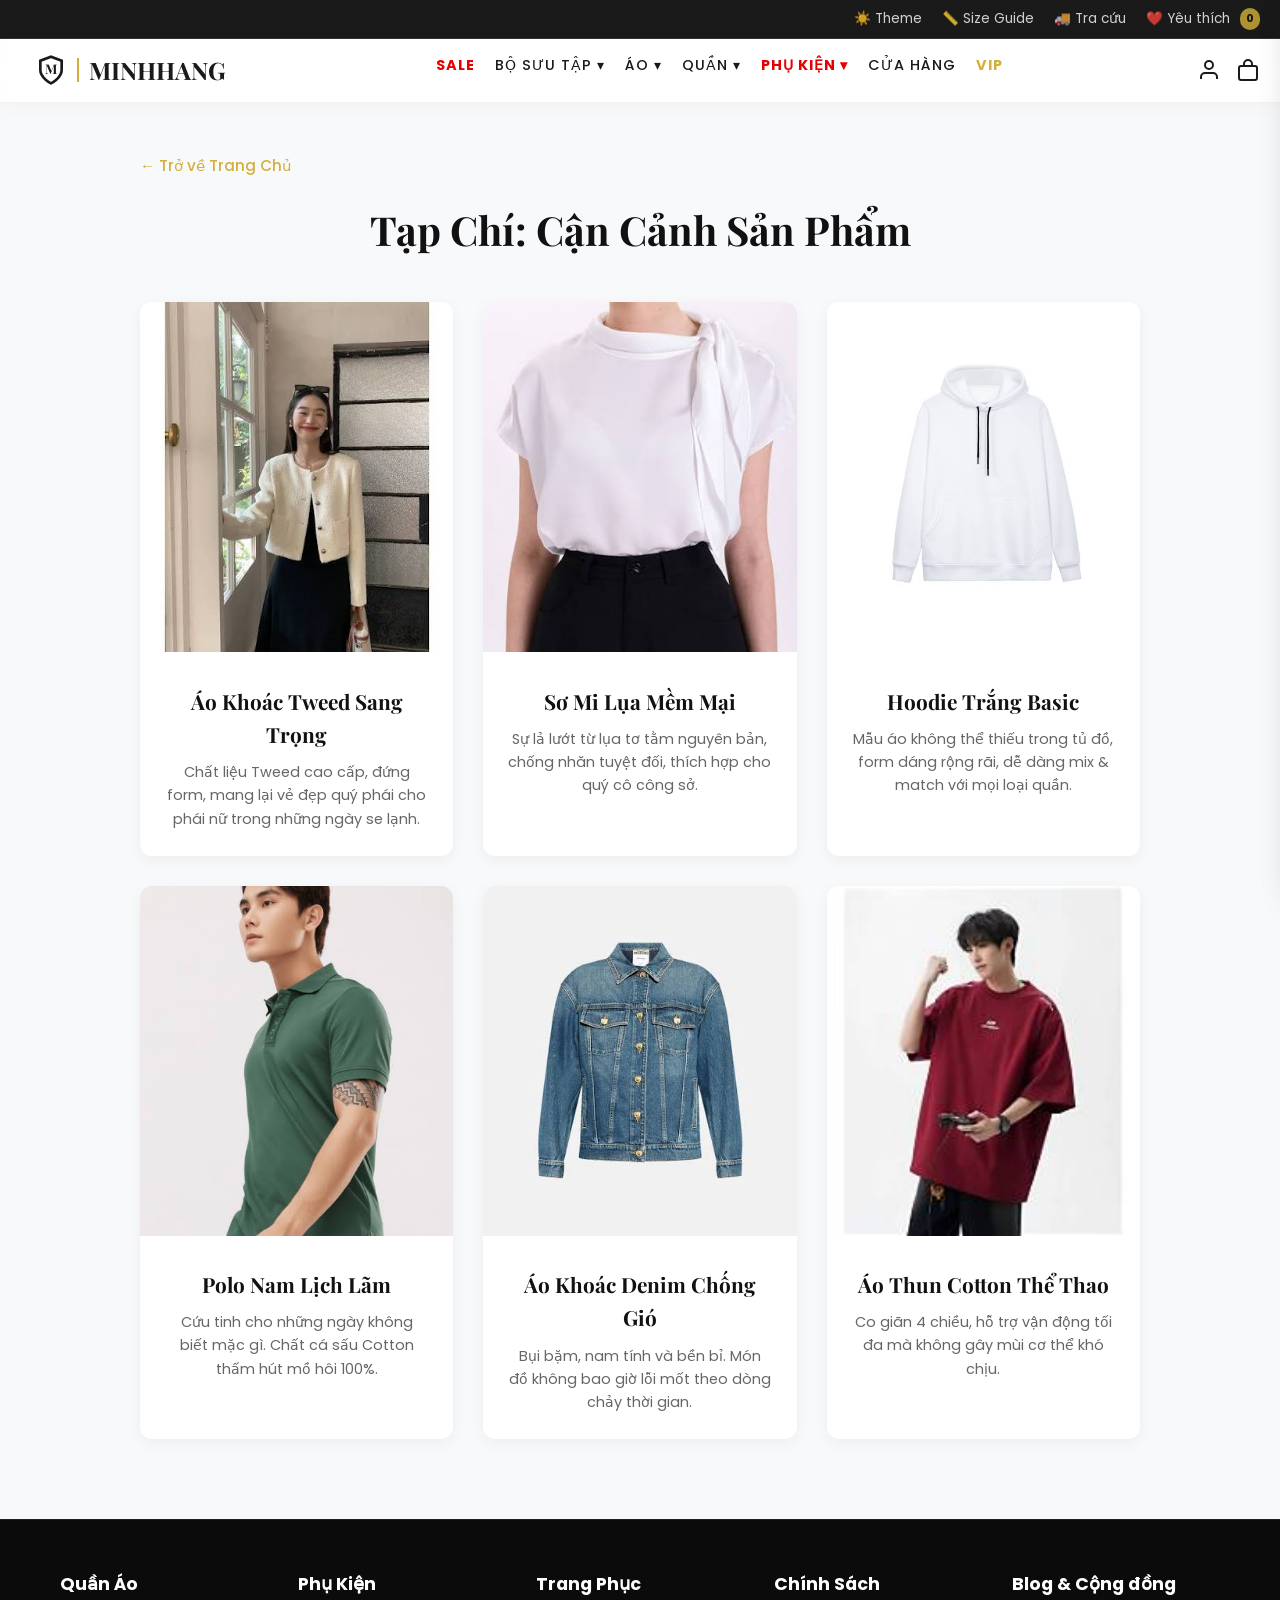
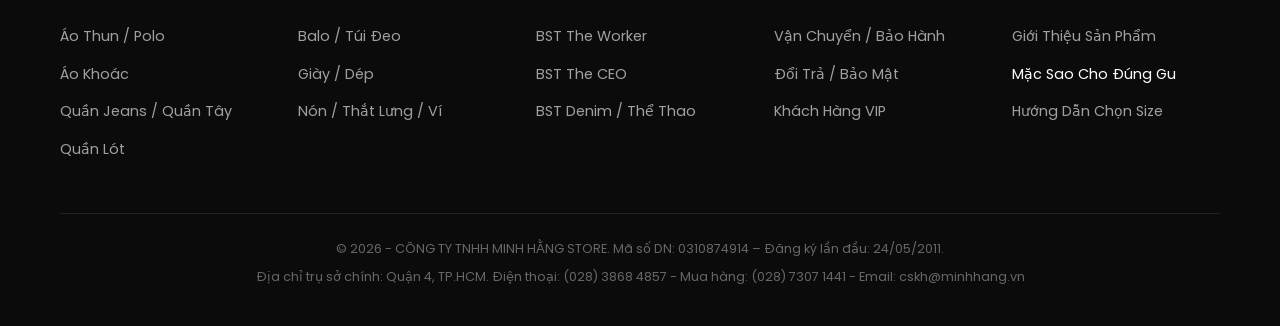
<file: gioi-thieu-san-pham.html>
<!DOCTYPE html>
<html lang="vi" data-theme="light">
<head>
    <meta charset="UTF-8">
    <meta name="viewport" content="width=device-width, initial-scale=1.0, maximum-scale=1.0, user-scalable=no, viewport-fit=cover">
    <title>Giới Thiệu Sản Phẩm - Minh Hằng Store</title>
    
    <link rel="stylesheet" href="style.css">
    <link rel="stylesheet" href="chatbot.css">
    <link rel="preconnect" href="https://fonts.googleapis.com">
    <link rel="preconnect" href="https://fonts.gstatic.com" crossorigin>
    <link href="https://fonts.googleapis.com/css2?family=Playfair+Display:ital,wght@0,400;0,600;0,700;1,400&family=Poppins:wght@300;400;500;600&display=swap" rel="stylesheet">
    
    <style>
        .blog-page-wrapper { background-color: #f8f9fa; padding: 50px 20px 80px 20px; min-height: 80vh; font-family: 'Poppins', sans-serif; }
        .blog-container { max-width: 1000px; margin: 0 auto; }
        .magazine-grid { display: grid; grid-template-columns: repeat(auto-fit, minmax(300px, 1fr)); gap: 30px; }
        .magazine-item { background: #fff; border-radius: 12px; overflow: hidden; box-shadow: 0 4px 15px rgba(0,0,0,0.05); transition: 0.3s; }
        .magazine-item:hover { transform: translateY(-5px); box-shadow: 0 10px 30px rgba(0,0,0,0.1); }
        .magazine-img { width: 100%; height: 350px; object-fit: cover; }
        .magazine-content { padding: 25px; text-align: center; }
        .magazine-title { font-family: var(--font-heading); font-size: 1.3rem; margin-bottom: 10px; color: #111; }
        .magazine-desc { font-size: 0.9rem; color: #666; line-height: 1.6; }
    </style>
</head>
<body>

    <div id="toast" role="alert" aria-live="assertive"></div>
    <div id="sidebar-overlay" aria-hidden="true" onclick="closeSidebars()"></div>

    <!-- SIDEBAR GIỎ HÀNG -->
    <div id="cart-sidebar" class="sidebar" role="dialog" aria-modal="true">
        <div class="sidebar-header"><h3>Giỏ Hàng (Cart)</h3><span class="close-sidebar" onclick="toggleCart()">&times;</span></div>
        <div class="sidebar-content" id="cart-items"></div>
        <div class="sidebar-footer">
            <div class="cart-total">Tổng thanh toán: <span id="cart-total-price">0đ</span></div>
            <button class="btn" style="width: 100%; background: var(--text-main); color: var(--bg-color); padding: 18px; border-radius: 8px;" onclick="window.location.href='index.html'">TIẾN HÀNH THANH TOÁN</button>
        </div>
    </div>

    <!-- SIDEBAR YÊU THÍCH -->
    <div id="wishlist-sidebar" class="sidebar" role="dialog" aria-modal="true">
        <div class="sidebar-header"><h3>Mục Yêu Thích</h3><span class="close-sidebar" onclick="toggleWishlist()">&times;</span></div>
        <div class="sidebar-content" id="wishlist-items"></div>
    </div>

    <!-- TOP BAR -->
    <div class="announcement-bar" role="complementary">
        <div class="top-bar-inner" style="justify-content: flex-end;">
            <div class="top-bar-utilities">
                <div class="top-bar-item" onclick="toggleTheme()">☀️ Theme</div>
                <div class="top-bar-item" onclick="window.location.href='huong-dan-chon-size.html'">📏 Size Guide</div>
                <div class="top-bar-item" onclick="window.location.href='index.html'">🚚 Tra cứu</div>
                <div class="top-bar-item" onclick="toggleWishlist()">❤️ Yêu thích <span id="wishlist-count" class="wishlist-badge">0</span></div>
            </div>
        </div>
    </div>
    
    <!-- HEADER ĐỒNG BỘ Y HỆT INDEX -->
    <header class="sticky-header" role="banner">
        <nav class="nav-container" role="navigation">
            <div class="hamburger" onclick="toggleMobileNav()"><svg width="28" height="28" viewBox="0 0 24 24" fill="none" stroke="currentColor" stroke-width="2"><line x1="3" y1="12" x2="21" y2="12"></line><line x1="3" y1="6" x2="21" y2="6"></line><line x1="3" y1="18" x2="21" y2="18"></line></svg></div>
            <div class="mobile-nav-backdrop" id="mobile-nav-backdrop" onclick="toggleMobileNav()"></div>

            <!-- MENU DI ĐỘNG -->
            <div class="mobile-nav-overlay" id="mobile-nav" role="dialog">
                <div class="mobile-nav-header-drawer">
                    <span class="mobile-close-btn" onclick="toggleMobileNav()"><svg width="24" height="24" viewBox="0 0 24 24" fill="none" stroke="currentColor" stroke-width="2"><line x1="18" y1="6" x2="6" y2="18"></line><line x1="6" y1="6" x2="18" y2="18"></line></svg></span>
                    <div class="logo" style="margin: 0; font-size: 1.2rem;" onclick="window.location.href='index.html'">
                        <svg width="22" height="22" viewBox="0 0 24 24" fill="none" stroke="currentColor" stroke-width="2"><path d="M12 22s8-4 8-10V5l-8-3-8 3v7c0 6 8 10 8 10z"></path><text x="12" y="15" font-size="10" text-anchor="middle" fill="currentColor" stroke="none" font-weight="bold">M</text></svg>
                        <span style="border-left: 1px solid var(--gold); padding-left: 5px; margin-left: 5px;">MinhHang</span>
                    </div>
                </div>
                <ul class="accordion-menu">
                    <li class="accordion-item"><div class="accordion-header" onclick="window.location.href='index.html'">TRANG CHỦ</div></li>
                    <li class="accordion-item"><div class="accordion-header" onclick="window.location.href='index.html'">BỘ SƯU TẬP</div></li>
                    <li class="accordion-item"><div class="accordion-header" onclick="window.location.href='index.html'">ÁO & QUẦN</div></li>
                    <li class="accordion-item" style="border: none;"><div class="accordion-header" style="color: var(--gold);" onclick="window.location.href='index.html'">VIP - ĐĂNG NHẬP</div></li>
                </ul>
            </div>

            <div class="logo" onclick="window.location.href='index.html'" style="cursor: pointer;">
                <svg width="32" height="32" viewBox="0 0 24 24" fill="none" stroke="currentColor" stroke-width="2"><path d="M12 22s8-4 8-10V5l-8-3-8 3v7c0 6 8 10 8 10z"></path><text x="12" y="15" font-size="10" text-anchor="middle" fill="currentColor" stroke="none" font-weight="bold">M</text></svg>
                <span>MINHHANG</span>
            </div>

            <ul class="main-menu">
                <li class="sale-tag"><a href="index.html">SALE</a></li>
                <li class="has-mega"><a href="index.html">BỘ SƯU TẬP ▾</a>
                    <div class="mega-menu" style="width: 1050px; left: 50%; transform: translateX(-35%); padding: 30px 40px;">
                        <div class="mega-container" style="grid-template-columns: repeat(4, 1fr); gap: 20px;">
                            <div class="mega-col"><h4>⭐ THIẾT YẾU</h4><ul><li><a href="index.html">Bộ Sưu Tập Non Branded</a></li><li><a href="index.html">Bộ Sưu Tập Seventy Seven</a></li><li><a href="index.html">Bộ Sưu Tập The Worker</a></li></ul><h4 style="margin-top: 25px;">🏃 THỂ THAO</h4><ul><li><a href="index.html">Bộ Sưu Tập The Beginner</a></li><li><a href="index.html">Bộ Sưu Tập The Trainer</a></li></ul></div>
                            <div class="mega-col"><h4>💻 CÔNG NGHỆ</h4><ul><li><a href="index.html">Bộ Sưu Tập The Minimalist</a></li><li><a href="index.html">Bộ Sưu Tập The CEO</a></li></ul><h4 style="margin-top: 25px;">✨ SIGNATURE</h4><ul><li><a href="index.html">Signature (Đặc Trưng)</a></li></ul></div>
                            <div class="mega-col"><h4>🌴 TẬN HƯỞNG</h4><ul><li><a href="index.html">Bộ Sưu Tập The No Style</a></li><li><a href="index.html">Bộ Sưu Tập The Weekend</a></li><li><a href="index.html">Bộ Sưu Tập The Home Body</a></li></ul></div>
                            <div class="mega-col"><h4>👖 JEAN (DENIM)</h4><ul><li><a href="index.html">Bộ Sưu Tập The Original Jean</a></li><li><a href="index.html">Bộ Sưu Tập Tek Black Jean</a></li><li><a href="index.html">Bộ Sưu Tập Multi Color Jean</a></li></ul></div>
                        </div>
                    </div>
                </li>
                <li class="has-mega"><a href="index.html">ÁO ▾</a>
                    <div class="mega-menu" style="width: 750px; left: 50%; transform: translateX(-40%); padding: 30px;">
                        <div class="mega-container" style="grid-template-columns: repeat(3, 1fr);">
                            <div class="mega-col"><h4>👕 ÁO NAM</h4><ul><li><a href="index.html">Áo Thun / Polo</a></li><li><a href="index.html">Áo Sơ Mi</a></li><li><a href="index.html">Áo Khoác</a></li></ul></div>
                            <div class="mega-col"><h4>👗 ÁO NỮ</h4><ul><li><a href="index.html">Áo Thun / Croptop</a></li><li><a href="index.html">Áo Sơ Mi / Blouse</a></li><li><a href="index.html">Áo Khoác Tweed</a></li></ul></div>
                            <div class="mega-col"><h4>👫 ÁO ĐỒ ĐÔI</h4><ul><li><a href="index.html">Áo Thun Đôi</a></li><li><a href="index.html">Áo Khoác / Len Đôi</a></li></ul></div>
                        </div>
                    </div>
                </li>
                <li class="has-mega"><a href="index.html">QUẦN ▾</a>
                    <div class="mega-menu" style="width: 750px; left: 50%; transform: translateX(-50%); padding: 30px;">
                        <div class="mega-container" style="grid-template-columns: repeat(3, 1fr);">
                            <div class="mega-col"><h4>👖 QUẦN NAM</h4><ul><li><a href="index.html">Quần Jeans</a></li><li><a href="index.html">Quần Tây / Chino</a></li><li><a href="index.html">Quần Short</a></li></ul></div>
                            <div class="mega-col"><h4>👖 QUẦN & VÁY NỮ</h4><ul><li><a href="index.html">Quần Tây Công Sở</a></li><li><a href="index.html">Chân Váy</a></li><li><a href="index.html">Đầm Dạ Hội</a></li></ul></div>
                            <div class="mega-col"><h4>👖 QUẦN UNISEX</h4><ul><li><a href="index.html">Quần Thể Thao Đôi</a></li><li><a href="index.html">Quần Jean Ống Thụng</a></li></ul></div>
                        </div>
                    </div>
                </li>
                <li class="has-mega"><a href="index.html" style="color: var(--accent-red); font-weight: bold;">PHỤ KIỆN ▾</a>
                    <div class="mega-menu" style="width: 900px; left: 50%; transform: translateX(-65%); padding: 30px;">
                        <div class="mega-container" style="grid-template-columns: repeat(4, 1fr);">
                            <div class="mega-col"><h4>🧢 NÓN</h4><ul><li><a href="index.html">Nón Các Loại</a></li></ul><h4 style="margin-top: 25px;">🔗 DÂY NỊT</h4><ul><li><a href="index.html">Dây Nịt Da</a></li></ul></div>
                            <div class="mega-col"><h4>👝 TÚI ĐEO</h4><ul><li><a href="index.html">Túi Đeo Chéo / Tote</a></li></ul><h4 style="margin-top: 25px;">🧦 VỚ</h4><ul><li><a href="index.html">Vớ Basic</a></li></ul></div>
                            <div class="mega-col"><h4>🎒 BALO</h4><ul><li><a href="index.html">Balo Da / Laptop</a></li></ul><h4>🕶️ KÍNH MẮT</h4><ul><li><a href="index.html">Kính Phân Cực</a></li></ul></div>
                            <div class="mega-col"><h4>🪪 VÍ & ĐỒNG HỒ</h4><ul><li><a href="index.html">Trang Sức / Đồng Hồ</a></li></ul><h4 style="margin-top: 25px;">👞 GIÀY</h4><ul><li><a href="index.html">Giày Oxford / Sneaker</a></li></ul></div>
                        </div>
                    </div>
                </li>
                <li><a href="index.html">CỬA HÀNG</a></li>
                <li><a href="index.html" style="font-weight: bold; color: var(--gold);">VIP</a></li>
            </ul>
            
            <div class="nav-icons" style="display: flex; gap: 15px;">
                <svg title="Tài khoản" onclick="window.location.href='index.html'" width="24" height="24" viewBox="0 0 24 24" fill="none" stroke="currentColor" stroke-width="2" style="cursor: pointer;"><path d="M20 21v-2a4 4 0 0 0-4-4H8a4 4 0 0 0-4 4v2"></path><circle cx="12" cy="7" r="4"></circle></svg>
                <div style="position: relative; display: flex; align-items: center; cursor: pointer;" onclick="toggleCart()">
                    <svg width="24" height="24" viewBox="0 0 24 24" fill="none" stroke="currentColor" stroke-width="2"><rect x="3" y="8" width="18" height="14" rx="2" ry="2"></rect><path d="M8 8V6a4 4 0 0 1 8 0v2"></path></svg>
                    <span id="cart-count" class="cart-badge-svg">0</span>
                </div>
            </div>
        </nav>
    </header>

    <!-- NỘI DUNG CHÍNH (MAIN) -->
    <main class="blog-page-wrapper">
        <div class="blog-container">
            <a href="index.html" style="display: inline-block; color: var(--gold); text-decoration: none; font-size: 0.95rem; font-weight: 500; margin-bottom: 20px;">← Trở về Trang Chủ</a>
            <h1 style="font-family: var(--font-heading); font-size: clamp(2rem, 4vw, 2.5rem); text-align: center; margin-bottom: 40px; color: #111; font-weight: 700;">Tạp Chí: Cận Cảnh Sản Phẩm</h1>
            
            <div class="magazine-grid">
                <div class="magazine-item"><img src="./images/ao-khoac-tweed.jpg" class="magazine-img"><div class="magazine-content"><h2 class="magazine-title">Áo Khoác Tweed Sang Trọng</h2><p class="magazine-desc">Chất liệu Tweed cao cấp, đứng form, mang lại vẻ đẹp quý phái cho phái nữ trong những ngày se lạnh.</p></div></div>
                <div class="magazine-item"><img src="./images/ao-so-mi-lua.jpg" class="magazine-img"><div class="magazine-content"><h2 class="magazine-title">Sơ Mi Lụa Mềm Mại</h2><p class="magazine-desc">Sự lả lướt từ lụa tơ tằm nguyên bản, chống nhăn tuyệt đối, thích hợp cho quý cô công sở.</p></div></div>
                <div class="magazine-item"><img src="./images/ao-hoodie-tron.jpg" class="magazine-img"><div class="magazine-content"><h2 class="magazine-title">Hoodie Trắng Basic</h2><p class="magazine-desc">Mẫu áo không thể thiếu trong tủ đồ, form dáng rộng rãi, dễ dàng mix & match với mọi loại quần.</p></div></div>
                <div class="magazine-item"><img src="./images/ao-polo-nam.jpg" class="magazine-img"><div class="magazine-content"><h2 class="magazine-title">Polo Nam Lịch Lãm</h2><p class="magazine-desc">Cứu tinh cho những ngày không biết mặc gì. Chất cá sấu Cotton thấm hút mồ hôi 100%.</p></div></div>
                <div class="magazine-item"><img src="./images/ao-khoac-denim.jpg" class="magazine-img"><div class="magazine-content"><h2 class="magazine-title">Áo Khoác Denim Chống Gió</h2><p class="magazine-desc">Bụi bặm, nam tính và bền bỉ. Món đồ không bao giờ lỗi mốt theo dòng chảy thời gian.</p></div></div>
                <div class="magazine-item"><img src="./images/ao-thun-nam.jpg" class="magazine-img"><div class="magazine-content"><h2 class="magazine-title">Áo Thun Cotton Thể Thao</h2><p class="magazine-desc">Co giãn 4 chiều, hỗ trợ vận động tối đa mà không gây mùi cơ thể khó chịu.</p></div></div>
            </div>
        </div>
    </main>

    <!-- CHÂN TRANG ĐỒNG BỘ Y HỆT INDEX -->
    <footer class="mh-mega-footer" style="background-color: #0b0b0b; color: #fff; padding: 50px 0 40px; font-family: 'Poppins', sans-serif; border-top: 1px solid #222;">
        <div style="max-width: 1200px; margin: 0 auto; padding: 0 20px;">
            <div style="display: grid; grid-template-columns: repeat(auto-fit, minmax(200px, 1fr)); gap: 30px;">
                <div><h4 style="font-size: 1.1rem; margin-bottom: 25px; font-weight: 700; color: #fff;">Quần Áo</h4><ul style="list-style: none; padding: 0; margin: 0;"><li style="margin-bottom: 12px;"><a href="index.html" style="color: #a0a0a0; text-decoration: none; font-size: 0.9rem;">Áo Thun / Polo</a></li><li style="margin-bottom: 12px;"><a href="index.html" style="color: #a0a0a0; text-decoration: none; font-size: 0.9rem;">Áo Khoác</a></li><li style="margin-bottom: 12px;"><a href="index.html" style="color: #a0a0a0; text-decoration: none; font-size: 0.9rem;">Quần Jeans / Quần Tây</a></li><li style="margin-bottom: 12px;"><a href="index.html" style="color: #a0a0a0; text-decoration: none; font-size: 0.9rem;">Quần Lót</a></li></ul></div>
                <div><h4 style="font-size: 1.1rem; margin-bottom: 25px; font-weight: 700; color: #fff;">Phụ Kiện</h4><ul style="list-style: none; padding: 0; margin: 0;"><li style="margin-bottom: 12px;"><a href="index.html" style="color: #a0a0a0; text-decoration: none; font-size: 0.9rem;">Balo / Túi Đeo</a></li><li style="margin-bottom: 12px;"><a href="index.html" style="color: #a0a0a0; text-decoration: none; font-size: 0.9rem;">Giày / Dép</a></li><li style="margin-bottom: 12px;"><a href="index.html" style="color: #a0a0a0; text-decoration: none; font-size: 0.9rem;">Nón / Thắt Lưng / Ví</a></li></ul></div>
                <div><h4 style="font-size: 1.1rem; margin-bottom: 25px; font-weight: 700; color: #fff;">Trang Phục</h4><ul style="list-style: none; padding: 0; margin: 0;"><li style="margin-bottom: 12px;"><a href="index.html" style="color: #a0a0a0; text-decoration: none; font-size: 0.9rem;">BST The Worker</a></li><li style="margin-bottom: 12px;"><a href="index.html" style="color: #a0a0a0; text-decoration: none; font-size: 0.9rem;">BST The CEO</a></li><li style="margin-bottom: 12px;"><a href="index.html" style="color: #a0a0a0; text-decoration: none; font-size: 0.9rem;">BST Denim / Thể Thao</a></li></ul></div>
                <div><h4 style="font-size: 1.1rem; margin-bottom: 25px; font-weight: 700; color: #fff;">Chính Sách</h4><ul style="list-style: none; padding: 0; margin: 0;"><li style="margin-bottom: 12px;"><a href="index.html" style="color: #a0a0a0; text-decoration: none; font-size: 0.9rem;">Vận Chuyển / Bảo Hành</a></li><li style="margin-bottom: 12px;"><a href="index.html" style="color: #a0a0a0; text-decoration: none; font-size: 0.9rem;">Đổi Trả / Bảo Mật</a></li><li style="margin-bottom: 12px;"><a href="index.html" style="color: #a0a0a0; text-decoration: none; font-size: 0.9rem;">Khách Hàng VIP</a></li></ul></div>
                <div><h4 style="font-size: 1.1rem; margin-bottom: 25px; font-weight: 700; color: #fff;">Blog & Cộng đồng</h4><ul style="list-style: none; padding: 0; margin: 0;"><li style="margin-bottom: 12px;"><a href="gioi-thieu-san-pham.html" style="color: #a0a0a0; text-decoration: none; font-size: 0.9rem;">Giới Thiệu Sản Phẩm</a></li><li style="margin-bottom: 12px;"><a href="mac-sao-cho-dung-gu.html" style="color: #fff; text-decoration: none; font-size: 0.9rem;">Mặc Sao Cho Đúng Gu</a></li><li style="margin-bottom: 12px;"><a href="huong-dan-chon-size.html" style="color: #a0a0a0; text-decoration: none; font-size: 0.9rem;">Hướng Dẫn Chọn Size</a></li></ul></div>
            </div>
            <div style="text-align: center; margin-top: 40px; padding-top: 25px; border-top: 1px solid #222; font-size: 0.8rem; color: #666; display: flex; flex-direction: column; gap: 8px; line-height: 1.5;">
                <span>© 2026 - CÔNG TY TNHH MINH HẰNG STORE. Mã số DN: 0310874914 – Đăng ký lần đầu: 24/05/2011.</span>
                <span>Địa chỉ trụ sở chính: Quận 4, TP.HCM. Điện thoại: (028) 3868 4857 - Mua hàng: (028) 7307 1441 - Email: cskh@minhhang.vn</span>
            </div>
        </div>
    </footer>
    
    <div class="mobile-bottom-nav"><div class="mobile-bottom-nav-inner"><div class="bottom-nav-item" onclick="window.location.href='index.html'"><svg width="24" height="24" viewBox="0 0 24 24" fill="none" stroke="currentColor" stroke-width="2"><path d="M3 9l9-7 9 7v11a2 2 0 0 1-2 2H5a2 2 0 0 1-2-2z"></path><polyline points="9 22 9 12 15 12 15 22"></polyline></svg><span>Trang chủ</span></div></div></div>
    <script src="script.js" defer></script>
</body>
</html>
</file>
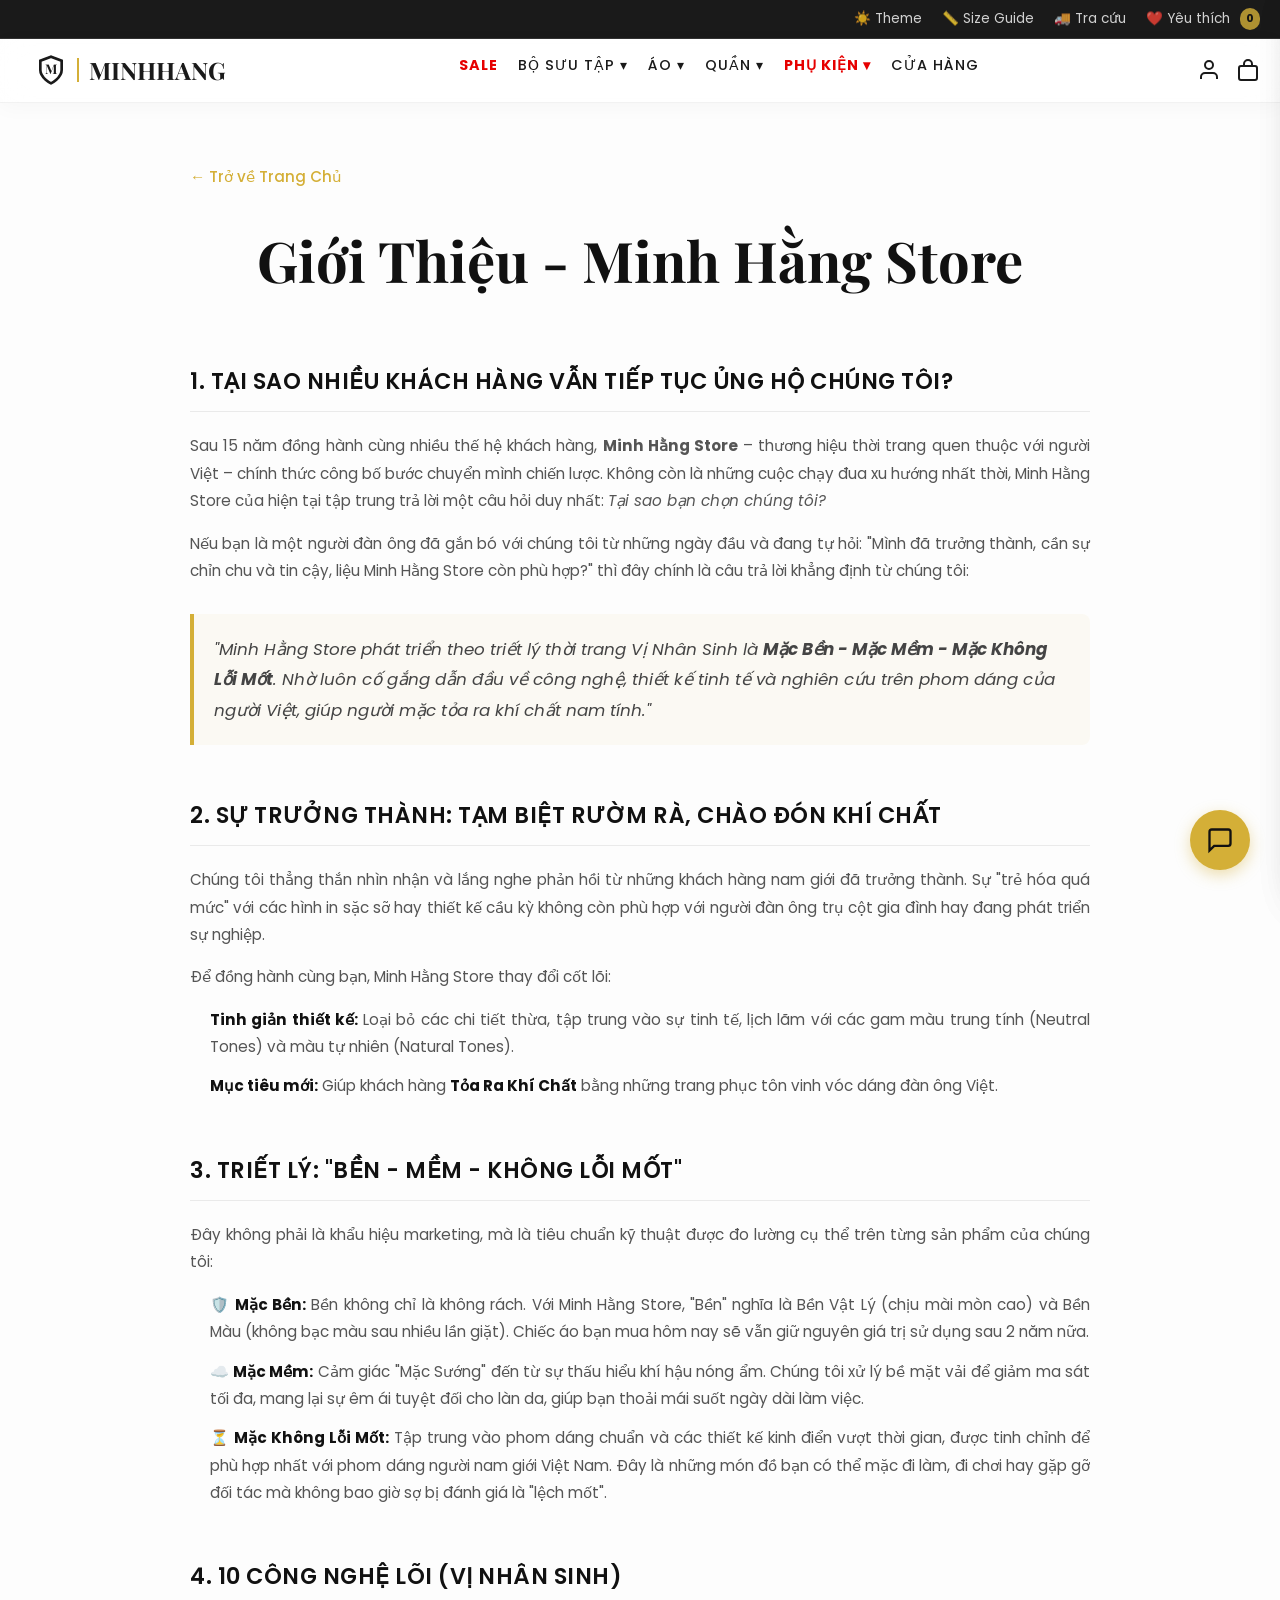
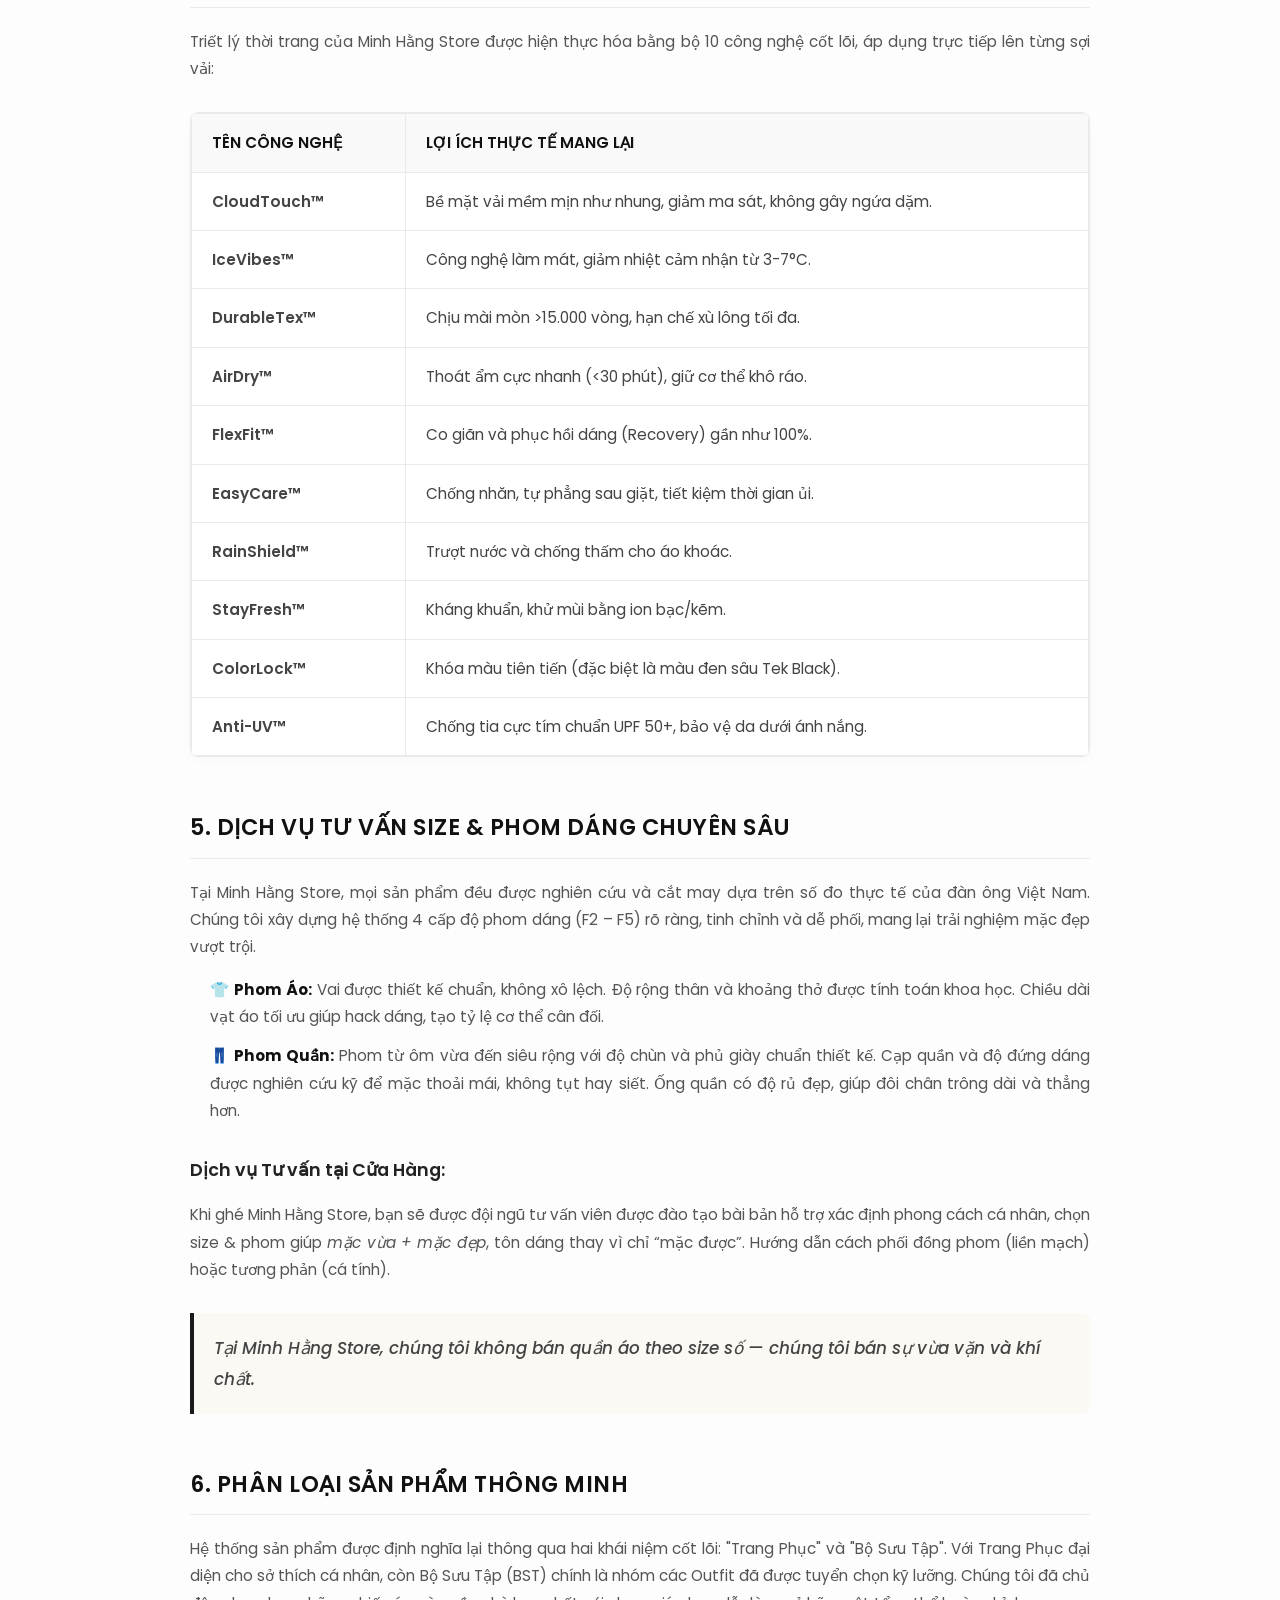
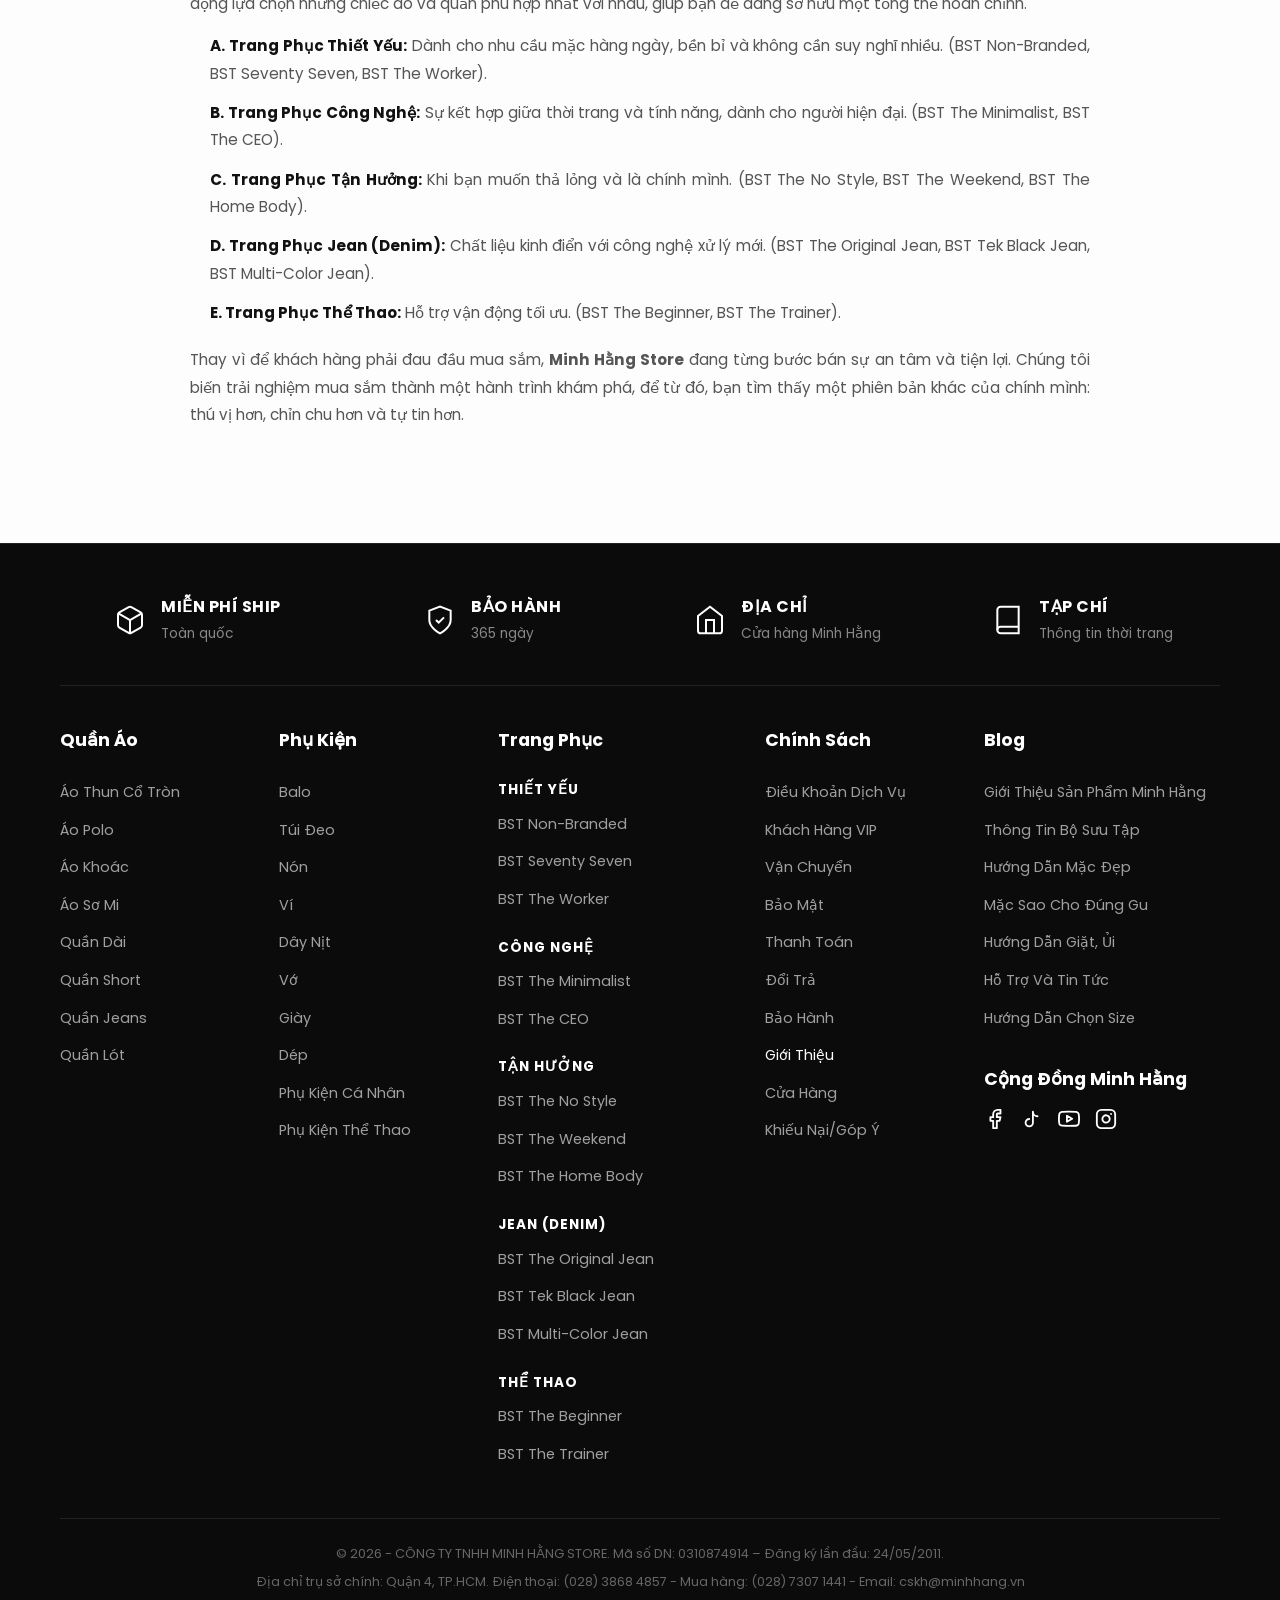
<file: gioi-thieu.html>
<!DOCTYPE html>
<html lang="vi" data-theme="light">
<head>
    <meta charset="UTF-8">
    <meta name="viewport" content="width=device-width, initial-scale=1.0, maximum-scale=1.0, user-scalable=no, viewport-fit=cover">
    <meta name="apple-mobile-web-app-capable" content="yes">
    <meta name="apple-mobile-web-app-status-bar-style" content="black-translucent">
    <title>Giới Thiệu - Minh Hằng Store</title>
    
    <link rel="stylesheet" href="style.css">
    <link rel="stylesheet" href="chatbot.css">

    <link rel="preconnect" href="https://fonts.googleapis.com">
    <link rel="preconnect" href="https://fonts.gstatic.com" crossorigin>
    <link href="https://fonts.googleapis.com/css2?family=Playfair+Display:ital,wght@0,400;0,600;0,700;1,400&family=Poppins:wght@300;400;500;600;700&display=swap" rel="stylesheet">
    
    <!-- CSS DÀNH RIÊNG CHO MEGA MENU FULL MÀN HÌNH -->
    <style>
        @media (min-width: 993px) {
            header.sticky-header { 
                position: relative !important; 
            }
            nav.nav-container, ul.main-menu, li.has-mega { 
                position: static !important; 
            }
            
            .mega-menu { 
                position: absolute !important; 
                left: 0 !important; 
                right: 0 !important; 
                width: 100% !important; 
                transform: none !important; 
                padding: 40px 0 !important; 
                background: #fff !important; 
                border-top: 1px solid #eaeaea; 
                box-shadow: 0 15px 30px rgba(0,0,0,0.08) !important;
                z-index: 999;
            }
            
            .mega-container {
                max-width: 1200px !important;
                margin: 0 auto !important;
                padding: 0 20px !important;
                text-align: left !important;
                display: grid !important;
                gap: 30px !important;
            }

            .mega-col h4 { 
                font-family: 'Poppins', sans-serif; 
                font-size: 0.85rem !important; 
                font-weight: 700 !important; 
                text-transform: uppercase; 
                margin-bottom: 20px !important; 
                color: #111 !important; 
                letter-spacing: 0.5px; 
            }
            .mega-col ul { 
                display: flex; 
                flex-direction: column; 
                gap: 12px !important; 
                list-style: none; 
                padding: 0; 
                margin: 0; 
            }
            .mega-col ul li a { 
                font-size: 0.9rem !important; 
                color: #666 !important; 
                transition: 0.2s; 
                font-weight: 400 !important; 
                text-decoration: none; 
                cursor: pointer; 
            }
            .mega-col ul li a:hover { 
                color: var(--gold, #d4af37) !important; 
                font-weight: 500 !important; 
                transform: translateX(5px); 
                display: inline-block; 
            }
        }
    </style>

    <!-- CSS DÀNH RIÊNG CHO TRANG GIỚI THIỆU -->
    <style>
        .policy-page-wrapper {
            background-color: #fdfdfd;
            padding: 60px 20px 100px 20px;
            font-family: 'Poppins', sans-serif;
            color: #333;
            line-height: 1.8;
        }

        .policy-container {
            max-width: 900px;
            margin: 0 auto;
        }

        .policy-title {
            font-family: var(--font-heading, 'Playfair Display');
            font-size: clamp(2.5rem, 5vw, 3.5rem);
            color: #111;
            text-align: center;
            margin-bottom: 50px;
            font-weight: 700;
        }

        .policy-content h3 {
            font-size: 1.4rem;
            color: #111;
            font-weight: 600;
            margin-top: 50px;
            margin-bottom: 20px;
            text-transform: uppercase;
            letter-spacing: 0.5px;
            border-bottom: 1px solid #eaeaea;
            padding-bottom: 10px;
        }

        .policy-content h4 {
            font-size: 1.1rem;
            color: #222;
            font-weight: 600;
            margin-top: 30px;
            margin-bottom: 15px;
        }

        .policy-content p {
            margin-bottom: 15px;
            font-size: 0.95rem;
            color: #555;
            text-align: justify;
        }

        .policy-content ul {
            margin-bottom: 20px;
            padding-left: 20px;
        }

        .policy-content li {
            margin-bottom: 12px;
            font-size: 0.95rem;
            color: #555;
            text-align: justify;
        }

        .policy-content li b {
            color: #111;
        }

        .policy-table-wrapper {
            overflow-x: auto;
            margin: 30px 0;
            border-radius: 8px;
            border: 1px solid #eaeaea;
            box-shadow: 0 4px 15px rgba(0,0,0,0.02);
        }

        .policy-table {
            width: 100%;
            border-collapse: collapse;
            min-width: 600px;
            background: #fff;
        }

        .policy-table th, .policy-table td {
            padding: 15px 20px;
            text-align: left;
            border: 1px solid #eaeaea;
            font-size: 0.95rem;
            color: #444;
        }

        .policy-table th {
            background-color: #f9f9f9;
            font-weight: 600;
            color: #111;
            text-transform: uppercase;
        }

        .policy-table tr:hover {
            background-color: #fcfcfc;
        }

        .policy-highlight {
            font-weight: 600;
            color: var(--gold, #d4af37);
        }

        .intro-quote {
            background: rgba(212, 175, 55, 0.05);
            border-left: 4px solid var(--gold);
            padding: 20px;
            font-style: italic;
            font-size: 1.05rem;
            color: #444;
            margin: 30px 0;
            border-radius: 0 8px 8px 0;
        }
    </style>
</head>
<body>

    <div id="toast" role="alert" aria-live="assertive"></div>
    <div id="sidebar-overlay" aria-hidden="true" onclick="closeSidebars()"></div>

    <!-- SIDEBAR GIỎ HÀNG -->
    <div id="cart-sidebar" class="sidebar" role="dialog" aria-modal="true">
        <div class="sidebar-header">
            <h3>Giỏ Hàng (Cart)</h3>
            <span class="close-sidebar" onclick="toggleCart()">&times;</span>
        </div>
        <div class="sidebar-content" id="cart-items"></div>
        <div class="sidebar-footer">
            <div class="cart-total">Tổng thanh toán: <span id="cart-total-price">0đ</span></div>
            <button class="btn" style="width: 100%; background: var(--text-main); color: var(--bg-color); padding: 18px; border-radius: 8px;" onclick="window.location.href='index.html'">TIẾN HÀNH THANH TOÁN</button>
        </div>
    </div>

    <!-- SIDEBAR YÊU THÍCH -->
    <div id="wishlist-sidebar" class="sidebar" role="dialog" aria-modal="true">
        <div class="sidebar-header">
            <h3>Mục Yêu Thích</h3>
            <span class="close-sidebar" onclick="toggleWishlist()">&times;</span>
        </div>
        <div class="sidebar-content" id="wishlist-items"></div>
    </div>

    <!-- TOP BAR -->
    <div class="announcement-bar" role="complementary">
        <div class="top-bar-inner" style="justify-content: flex-end;">
            <div class="top-bar-utilities">
                <div class="top-bar-item" onclick="toggleTheme()">☀️ Theme</div>
                <div class="top-bar-item" onclick="window.location.href='huong-dan-chon-size.html'">📏 Size Guide</div>
                <div class="top-bar-item" onclick="window.location.href='index.html'">🚚 Tra cứu</div>
                <div class="top-bar-item" onclick="toggleWishlist()">❤️ Yêu thích <span id="wishlist-count" class="wishlist-badge">0</span></div>
            </div>
        </div>
    </div>
    
    <!-- HEADER -->
    <header class="sticky-header" role="banner">
        <nav class="nav-container" role="navigation">
            <div class="hamburger" onclick="toggleMobileNav()">
                <svg width="28" height="28" viewBox="0 0 24 24" fill="none" stroke="currentColor" stroke-width="2">
                    <line x1="3" y1="12" x2="21" y2="12"></line>
                    <line x1="3" y1="6" x2="21" y2="6"></line>
                    <line x1="3" y1="18" x2="21" y2="18"></line>
                </svg>
            </div>
            
            <div class="mobile-nav-backdrop" id="mobile-nav-backdrop" onclick="toggleMobileNav()"></div>

            <!-- MENU DI ĐỘNG -->
            <div class="mobile-nav-overlay" id="mobile-nav" role="dialog">
                <div class="mobile-nav-header-drawer">
                    <span class="mobile-close-btn" onclick="toggleMobileNav()">
                        <svg width="24" height="24" viewBox="0 0 24 24" fill="none" stroke="currentColor" stroke-width="2">
                            <line x1="18" y1="6" x2="6" y2="18"></line>
                            <line x1="6" y1="6" x2="18" y2="18"></line>
                        </svg>
                    </span>
                    <div class="logo" style="margin: 0; font-size: 1.2rem;" onclick="window.location.href='index.html'">
                        <svg width="22" height="22" viewBox="0 0 24 24" fill="none" stroke="currentColor" stroke-width="2">
                            <path d="M12 22s8-4 8-10V5l-8-3-8 3v7c0 6 8 10 8 10z"></path>
                            <text x="12" y="15" font-size="10" text-anchor="middle" fill="currentColor" stroke="none" font-weight="bold">M</text>
                        </svg>
                        <span style="border-left: 1px solid var(--gold); padding-left: 5px; margin-left: 5px;">MinhHang</span>
                    </div>
                </div>
                <ul class="accordion-menu">
                    <li class="accordion-item"><div class="accordion-header" onclick="window.location.href='index.html'">TRANG CHỦ</div></li>
                    <li class="accordion-item"><div class="accordion-header" onclick="window.location.href='index.html'">BỘ SƯU TẬP</div></li>
                    <li class="accordion-item"><div class="accordion-header" onclick="window.location.href='index.html'">ÁO & QUẦN</div></li>
                    <li class="accordion-item" style="border: none;"><div class="accordion-header" style="color: var(--gold);" onclick="window.location.href='index.html'">VIP - ĐĂNG NHẬP</div></li>
                </ul>
            </div>

            <div class="logo" onclick="window.location.href='index.html'" style="cursor: pointer;">
                <svg width="32" height="32" viewBox="0 0 24 24" fill="none" stroke="currentColor" stroke-width="2">
                    <path d="M12 22s8-4 8-10V5l-8-3-8 3v7c0 6 8 10 8 10z"></path>
                    <text x="12" y="15" font-size="10" text-anchor="middle" fill="currentColor" stroke="none" font-weight="bold">M</text>
                </svg>
                <span>MINHHANG</span>
            </div>

            <!-- MEGA MENU BUNG FULL WIDTH CHUẨN XÁC -->
            <ul class="main-menu">
                <li class="sale-tag"><a href="index.html">SALE</a></li>
                <li class="has-mega"><a href="index.html">BỘ SƯU TẬP ▾</a>
                    <div class="mega-menu">
                        <div class="mega-container">
                            <div class="mega-col">
                                <h4>THIẾT YẾU</h4>
                                <ul><li><a href="index.html">BST Non-Branded</a></li><li><a href="index.html">BST Seventy Seven</a></li><li><a href="index.html">BST The Worker</a></li></ul>
                                <h4 style="margin-top: 25px;">THỂ THAO</h4>
                                <ul><li><a href="index.html">BST The Beginner</a></li><li><a href="index.html">BST The Trainer</a></li></ul>
                            </div>
                            <div class="mega-col">
                                <h4>CÔNG NGHỆ</h4>
                                <ul><li><a href="index.html">BST The Minimalist</a></li><li><a href="index.html">BST The CEO</a></li></ul>
                                <h4 style="margin-top: 25px;">SIGNATURE</h4>
                                <ul><li><a href="index.html">Khám Phá Signature</a></li></ul>
                            </div>
                            <div class="mega-col">
                                <h4>TẬN HƯỞNG</h4>
                                <ul><li><a href="index.html">BST The No Style</a></li><li><a href="index.html">BST The Weekend</a></li><li><a href="index.html">BST The Home Body</a></li></ul>
                            </div>
                            <div class="mega-col">
                                <h4>JEAN (DENIM)</h4>
                                <ul><li><a href="index.html">BST The Original Jean</a></li><li><a href="index.html">BST Tek Black Jean</a></li><li><a href="index.html">BST Multi Color Jean</a></li></ul>
                            </div>
                        </div>
                    </div>
                </li>
                <li class="has-mega"><a href="index.html">ÁO ▾</a>
                    <div class="mega-menu">
                        <div class="mega-container" style="grid-template-columns: repeat(3, 1fr);">
                            <div class="mega-col"><h4>👕 ÁO NAM</h4><ul><li><a href="index.html">Áo Thun / Polo</a></li><li><a href="index.html">Áo Sơ Mi</a></li><li><a href="index.html">Áo Khoác Nam</a></li></ul></div>
                            <div class="mega-col"><h4>👗 ÁO NỮ</h4><ul><li><a href="index.html">Áo Thun / Croptop</a></li><li><a href="index.html">Áo Sơ Mi / Blouse</a></li><li><a href="index.html">Áo Khoác Nữ</a></li></ul></div>
                            <div class="mega-col"><h4>👫 ÁO ĐỒ ĐÔI</h4><ul><li><a href="index.html">Áo Thun Đôi</a></li><li><a href="index.html">Áo Khoác / Len Đôi</a></li></ul></div>
                        </div>
                    </div>
                </li>
                <li class="has-mega"><a href="index.html">QUẦN ▾</a>
                    <div class="mega-menu">
                        <div class="mega-container" style="grid-template-columns: repeat(3, 1fr);">
                            <div class="mega-col"><h4>👖 QUẦN NAM</h4><ul><li><a href="index.html">Quần Jeans</a></li><li><a href="index.html">Quần Tây / Chino</a></li><li><a href="index.html">Quần Short</a></li></ul></div>
                            <div class="mega-col"><h4>👖 QUẦN & VÁY NỮ</h4><ul><li><a href="index.html">Quần Tây Công Sở</a></li><li><a href="index.html">Chân Váy</a></li><li><a href="index.html">Đầm Dạ Hội</a></li></ul></div>
                            <div class="mega-col"><h4>👖 QUẦN UNISEX</h4><ul><li><a href="index.html">Quần Thể Thao Đôi</a></li><li><a href="index.html">Quần Jean Ống Thụng</a></li></ul></div>
                        </div>
                    </div>
                </li>
                <li class="has-mega"><a href="index.html" style="color: var(--accent-red); font-weight: bold;">PHỤ KIỆN ▾</a>
                    <div class="mega-menu">
                        <div class="mega-container" style="grid-template-columns: repeat(4, 1fr);">
                            <div class="mega-col"><h4>🧢 NÓN</h4><ul><li><a href="index.html">Nón Các Loại</a></li></ul><h4 style="margin-top: 25px;">🔗 DÂY NỊT</h4><ul><li><a href="index.html">Dây Nịt Da</a></li></ul></div>
                            <div class="mega-col"><h4>👝 TÚI ĐEO</h4><ul><li><a href="index.html">Túi Đeo Chéo / Tote</a></li></ul><h4 style="margin-top: 25px;">🧦 VỚ</h4><ul><li><a href="index.html">Vớ Basic</a></li></ul></div>
                            <div class="mega-col"><h4>🎒 BALO</h4><ul><li><a href="index.html">Balo Da / Laptop</a></li></ul><h4>🕶️ KÍNH MẮT</h4><ul><li><a href="index.html">Kính Phân Cực</a></li></ul></div>
                            <div class="mega-col"><h4>🪪 VÍ & ĐỒNG HỒ</h4><ul><li><a href="index.html">Trang Sức / Đồng Hồ</a></li></ul><h4 style="margin-top: 25px;">👞 GIÀY</h4><ul><li><a href="index.html">Giày Oxford / Sneaker</a></li></ul></div>
                        </div>
                    </div>
                </li>
                <li><a href="index.html">CỬA HÀNG</a></li>
            </ul>
            
            <div class="nav-icons" style="display: flex; gap: 15px;">
                <svg title="Tài khoản" onclick="window.location.href='index.html'" width="24" height="24" viewBox="0 0 24 24" fill="none" stroke="currentColor" stroke-width="2" style="cursor: pointer;">
                    <path d="M20 21v-2a4 4 0 0 0-4-4H8a4 4 0 0 0-4 4v2"></path>
                    <circle cx="12" cy="7" r="4"></circle>
                </svg>
                <div style="position: relative; display: flex; align-items: center; cursor: pointer;" onclick="toggleCart()">
                    <svg width="24" height="24" viewBox="0 0 24 24" fill="none" stroke="currentColor" stroke-width="2">
                        <rect x="3" y="8" width="18" height="14" rx="2" ry="2"></rect>
                        <path d="M8 8V6a4 4 0 0 1 8 0v2"></path>
                    </svg>
                    <span id="cart-count" class="cart-badge-svg">0</span>
                </div>
            </div>
        </nav>
    </header>

    <!-- NỘI DUNG CHÍNH: TRANG GIỚI THIỆU -->
    <main class="policy-page-wrapper">
        <div class="policy-container">
            <a href="index.html" style="display: inline-block; color: var(--gold); text-decoration: none; font-size: 0.95rem; font-weight: 500; margin-bottom: 20px;">
                ← Trở về Trang Chủ
            </a>
            <h1 class="policy-title">Giới Thiệu - Minh Hằng Store</h1>

            <div class="policy-content">
                <h3>1. Tại Sao Nhiều Khách Hàng Vẫn Tiếp Tục Ủng Hộ Chúng Tôi?</h3>
                <p>Sau 15 năm đồng hành cùng nhiều thế hệ khách hàng, <b>Minh Hằng Store</b> – thương hiệu thời trang quen thuộc với người Việt – chính thức công bố bước chuyển mình chiến lược. Không còn là những cuộc chạy đua xu hướng nhất thời, Minh Hằng Store của hiện tại tập trung trả lời một câu hỏi duy nhất: <i>Tại sao bạn chọn chúng tôi?</i></p>
                <p>Nếu bạn là một người đàn ông đã gắn bó với chúng tôi từ những ngày đầu và đang tự hỏi: "Mình đã trưởng thành, cần sự chỉn chu và tin cậy, liệu Minh Hằng Store còn phù hợp?" thì đây chính là câu trả lời khẳng định từ chúng tôi:</p>
                
                <div class="intro-quote">
                    "Minh Hằng Store phát triển theo triết lý thời trang Vị Nhân Sinh là <b>Mặc Bền - Mặc Mềm - Mặc Không Lỗi Mốt</b>. Nhờ luôn cố gắng dẫn đầu về công nghệ, thiết kế tinh tế và nghiên cứu trên phom dáng của người Việt, giúp người mặc tỏa ra khí chất nam tính."
                </div>

                <h3>2. Sự Trưởng Thành: Tạm Biệt Rườm Rà, Chào Đón Khí Chất</h3>
                <p>Chúng tôi thẳng thắn nhìn nhận và lắng nghe phản hồi từ những khách hàng nam giới đã trưởng thành. Sự "trẻ hóa quá mức" với các hình in sặc sỡ hay thiết kế cầu kỳ không còn phù hợp với người đàn ông trụ cột gia đình hay đang phát triển sự nghiệp.</p>
                <p>Để đồng hành cùng bạn, Minh Hằng Store thay đổi cốt lõi:</p>
                <ul>
                    <li><b>Tinh giản thiết kế:</b> Loại bỏ các chi tiết thừa, tập trung vào sự tinh tế, lịch lãm với các gam màu trung tính (Neutral Tones) và màu tự nhiên (Natural Tones).</li>
                    <li><b>Mục tiêu mới:</b> Giúp khách hàng <b>Tỏa Ra Khí Chất</b> bằng những trang phục tôn vinh vóc dáng đàn ông Việt.</li>
                </ul>

                <h3>3. Triết Lý: "Bền - Mềm - Không Lỗi Mốt"</h3>
                <p>Đây không phải là khẩu hiệu marketing, mà là tiêu chuẩn kỹ thuật được đo lường cụ thể trên từng sản phẩm của chúng tôi:</p>
                <ul>
                    <li><b>🛡️ Mặc Bền:</b> Bền không chỉ là không rách. Với Minh Hằng Store, "Bền" nghĩa là Bền Vật Lý (chịu mài mòn cao) và Bền Màu (không bạc màu sau nhiều lần giặt). Chiếc áo bạn mua hôm nay sẽ vẫn giữ nguyên giá trị sử dụng sau 2 năm nữa.</li>
                    <li><b>☁️ Mặc Mềm:</b> Cảm giác "Mặc Sướng" đến từ sự thấu hiểu khí hậu nóng ẩm. Chúng tôi xử lý bề mặt vải để giảm ma sát tối đa, mang lại sự êm ái tuyệt đối cho làn da, giúp bạn thoải mái suốt ngày dài làm việc.</li>
                    <li><b>⏳ Mặc Không Lỗi Mốt:</b> Tập trung vào phom dáng chuẩn và các thiết kế kinh điển vượt thời gian, được tinh chỉnh để phù hợp nhất với phom dáng người nam giới Việt Nam. Đây là những món đồ bạn có thể mặc đi làm, đi chơi hay gặp gỡ đối tác mà không bao giờ sợ bị đánh giá là "lệch mốt".</li>
                </ul>

                <h3>4. 10 Công Nghệ Lõi (Vị Nhân Sinh)</h3>
                <p>Triết lý thời trang của Minh Hằng Store được hiện thực hóa bằng bộ 10 công nghệ cốt lõi, áp dụng trực tiếp lên từng sợi vải:</p>

                <div class="policy-table-wrapper">
                    <table class="policy-table">
                        <thead>
                            <tr>
                                <th>Tên Công Nghệ</th>
                                <th>Lợi Ích Thực Tế Mang Lại</th>
                            </tr>
                        </thead>
                        <tbody>
                            <tr>
                                <td class="policy-highlight">CloudTouch™</td>
                                <td>Bề mặt vải mềm mịn như nhung, giảm ma sát, không gây ngứa dặm.</td>
                            </tr>
                            <tr>
                                <td class="policy-highlight">IceVibes™</td>
                                <td>Công nghệ làm mát, giảm nhiệt cảm nhận từ 3-7°C.</td>
                            </tr>
                            <tr>
                                <td class="policy-highlight">DurableTex™</td>
                                <td>Chịu mài mòn >15.000 vòng, hạn chế xù lông tối đa.</td>
                            </tr>
                            <tr>
                                <td class="policy-highlight">AirDry™</td>
                                <td>Thoát ẩm cực nhanh (<30 phút), giữ cơ thể khô ráo.</td>
                            </tr>
                            <tr>
                                <td class="policy-highlight">FlexFit™</td>
                                <td>Co giãn và phục hồi dáng (Recovery) gần như 100%.</td>
                            </tr>
                            <tr>
                                <td class="policy-highlight">EasyCare™</td>
                                <td>Chống nhăn, tự phẳng sau giặt, tiết kiệm thời gian ủi.</td>
                            </tr>
                            <tr>
                                <td class="policy-highlight">RainShield™</td>
                                <td>Trượt nước và chống thấm cho áo khoác.</td>
                            </tr>
                            <tr>
                                <td class="policy-highlight">StayFresh™</td>
                                <td>Kháng khuẩn, khử mùi bằng ion bạc/kẽm.</td>
                            </tr>
                            <tr>
                                <td class="policy-highlight">ColorLock™</td>
                                <td>Khóa màu tiên tiến (đặc biệt là màu đen sâu Tek Black).</td>
                            </tr>
                            <tr>
                                <td class="policy-highlight">Anti-UV™</td>
                                <td>Chống tia cực tím chuẩn UPF 50+, bảo vệ da dưới ánh nắng.</td>
                            </tr>
                        </tbody>
                    </table>
                </div>

                <h3>5. Dịch Vụ Tư Vấn Size & Phom Dáng Chuyên Sâu</h3>
                <p>Tại Minh Hằng Store, mọi sản phẩm đều được nghiên cứu và cắt may dựa trên số đo thực tế của đàn ông Việt Nam. Chúng tôi xây dựng hệ thống 4 cấp độ phom dáng (F2 – F5) rõ ràng, tinh chỉnh và dễ phối, mang lại trải nghiệm mặc đẹp vượt trội.</p>
                <ul>
                    <li><b>👕 Phom Áo:</b> Vai được thiết kế chuẩn, không xô lệch. Độ rộng thân và khoảng thở được tính toán khoa học. Chiều dài vạt áo tối ưu giúp hack dáng, tạo tỷ lệ cơ thể cân đối.</li>
                    <li><b>👖 Phom Quần:</b> Phom từ ôm vừa đến siêu rộng với độ chùn và phủ giày chuẩn thiết kế. Cạp quần và độ đứng dáng được nghiên cứu kỹ để mặc thoải mái, không tụt hay siết. Ống quần có độ rủ đẹp, giúp đôi chân trông dài và thẳng hơn.</li>
                </ul>

                <h4>Dịch vụ Tư vấn tại Cửa Hàng:</h4>
                <p>Khi ghé Minh Hằng Store, bạn sẽ được đội ngũ tư vấn viên được đào tạo bài bản hỗ trợ xác định phong cách cá nhân, chọn size & phom giúp <i>mặc vừa + mặc đẹp</i>, tôn dáng thay vì chỉ “mặc được”. Hướng dẫn cách phối đồng phom (liền mạch) hoặc tương phản (cá tính).</p>
                
                <div class="intro-quote" style="border-left-color: var(--text-main); font-weight: 500;">
                    Tại Minh Hằng Store, chúng tôi không bán quần áo theo size số — chúng tôi bán sự vừa vặn và khí chất.
                </div>

                <h3>6. Phân Loại Sản Phẩm Thông Minh</h3>
                <p>Hệ thống sản phẩm được định nghĩa lại thông qua hai khái niệm cốt lõi: "Trang Phục" và "Bộ Sưu Tập". Với Trang Phục đại diện cho sở thích cá nhân, còn Bộ Sưu Tập (BST) chính là nhóm các Outfit đã được tuyển chọn kỹ lưỡng. Chúng tôi đã chủ động lựa chọn những chiếc áo và quần phù hợp nhất với nhau, giúp bạn dễ dàng sở hữu một tổng thể hoàn chỉnh.</p>
                
                <ul>
                    <li><b>A. Trang Phục Thiết Yếu:</b> Dành cho nhu cầu mặc hàng ngày, bền bỉ và không cần suy nghĩ nhiều. (BST Non-Branded, BST Seventy Seven, BST The Worker).</li>
                    <li><b>B. Trang Phục Công Nghệ:</b> Sự kết hợp giữa thời trang và tính năng, dành cho người hiện đại. (BST The Minimalist, BST The CEO).</li>
                    <li><b>C. Trang Phục Tận Hưởng:</b> Khi bạn muốn thả lỏng và là chính mình. (BST The No Style, BST The Weekend, BST The Home Body).</li>
                    <li><b>D. Trang Phục Jean (Denim):</b> Chất liệu kinh điển với công nghệ xử lý mới. (BST The Original Jean, BST Tek Black Jean, BST Multi-Color Jean).</li>
                    <li><b>E. Trang Phục Thể Thao:</b> Hỗ trợ vận động tối ưu. (BST The Beginner, BST The Trainer).</li>
                </ul>

                <p>Thay vì để khách hàng phải đau đầu mua sắm, <b>Minh Hằng Store</b> đang từng bước bán sự an tâm và tiện lợi. Chúng tôi biến trải nghiệm mua sắm thành một hành trình khám phá, để từ đó, bạn tìm thấy một phiên bản khác của chính mình: thú vị hơn, chỉn chu hơn và tự tin hơn.</p>

            </div>
        </div>
    </main>

    <!-- FOOTER CHUẨN XÁC Y HỆT TRANG CHỦ -->
    <footer class="mh-mega-footer">
        <style>
            .mh-mega-footer { background-color: #0b0b0b; color: #fff; padding: 50px 0 40px; font-family: 'Poppins', sans-serif; border-top: 1px solid #222; }
            .mh-footer-container { max-width: 1200px; margin: 0 auto; padding: 0 20px; }
            .mh-footer-features { display: grid; grid-template-columns: repeat(4, 1fr); gap: 20px; border-bottom: 1px solid #222; padding-bottom: 40px; margin-bottom: 40px; }
            @media(max-width: 992px) { .mh-footer-features { grid-template-columns: repeat(2, 1fr); row-gap: 30px; } }
            @media(max-width: 576px) { .mh-footer-features { grid-template-columns: 1fr; } }
            .mh-feat-item { display: flex; align-items: center; justify-content: center; gap: 15px; }
            .mh-feat-text h5 { font-size: 1rem; font-weight: 700; text-transform: uppercase; margin: 0 0 3px 0; letter-spacing: 0.5px; }
            .mh-feat-text p { font-size: 0.85rem; color: #888; margin: 0; }
            .mh-footer-grid { display: grid; grid-template-columns: 1.2fr 1.2fr 1.5fr 1.2fr 1.5fr; gap: 30px; }
            @media(max-width: 1024px) { .mh-footer-grid { grid-template-columns: repeat(3, 1fr); } }
            @media(max-width: 768px) { .mh-footer-grid { grid-template-columns: repeat(2, 1fr); } }
            @media(max-width: 480px) { .mh-footer-grid { grid-template-columns: 1fr; } }
            .mh-footer-col h4 { font-size: 1.1rem; margin-bottom: 25px; font-weight: 700; color: #fff; text-transform: capitalize; }
            .mh-footer-col ul { list-style: none; padding: 0; margin: 0; }
            .mh-footer-col ul li { margin-bottom: 12px; }
            .mh-footer-col a { color: #a0a0a0; text-decoration: none; font-size: 0.9rem; transition: color 0.3s ease; cursor: pointer; display: inline-block; }
            .mh-footer-col a:hover { color: #fff; transform: translateX(3px); }
            .mh-sub-heading { color: #fff; font-size: 0.85rem; font-weight: 700; text-transform: uppercase; margin: 25px 0 10px 0; letter-spacing: 1px; }
            .mh-sub-heading:first-of-type { margin-top: 0; }
            .mh-social-icons { display: flex; gap: 15px; margin-top: 15px; }
            .mh-social-icons svg { width: 22px; height: 22px; color: #fff; cursor: pointer; transition: 0.3s; }
            .mh-social-icons svg:hover { color: var(--gold, #D4AF37); transform: translateY(-3px); }
        </style>

        <div class="mh-footer-container">
            <div class="mh-footer-features">
                <div class="mh-feat-item">
                    <svg width="32" height="32" viewBox="0 0 24 24" fill="none" stroke="currentColor" stroke-width="1.5"><path d="M21 16V8a2 2 0 0 0-1-1.73l-7-4a2 2 0 0 0-2 0l-7 4A2 2 0 0 0 3 8v8a2 2 0 0 0 1 1.73l7 4a2 2 0 0 0 2 0l7-4A2 2 0 0 0 21 16z"></path><polyline points="3.27 6.96 12 12.01 20.73 6.96"></polyline><line x1="12" y1="22.08" x2="12" y2="12"></line></svg>
                    <div class="mh-feat-text"><h5>MIỄN PHÍ SHIP</h5><p>Toàn quốc</p></div>
                </div>
                <div class="mh-feat-item">
                    <svg width="32" height="32" viewBox="0 0 24 24" fill="none" stroke="currentColor" stroke-width="1.5"><path d="M12 22s8-4 8-10V5l-8-3-8 3v7c0 6 8 10 8 10z"></path><polyline points="9 12 11 14 15 10"></polyline></svg>
                    <div class="mh-feat-text"><h5>BẢO HÀNH</h5><p>365 ngày</p></div>
                </div>
                <div class="mh-feat-item">
                    <svg width="32" height="32" viewBox="0 0 24 24" fill="none" stroke="currentColor" stroke-width="1.5"><path d="M3 9l9-7 9 7v11a2 2 0 0 1-2 2H5a2 2 0 0 1-2-2z"></path><polyline points="9 22 9 12 15 12 15 22"></polyline></svg>
                    <div class="mh-feat-text"><h5>ĐỊA CHỈ</h5><p>Cửa hàng Minh Hằng</p></div>
                </div>
                <div class="mh-feat-item">
                    <svg width="32" height="32" viewBox="0 0 24 24" fill="none" stroke="currentColor" stroke-width="1.5"><path d="M4 19.5A2.5 2.5 0 0 1 6.5 17H20"></path><path d="M6.5 2H20v20H6.5A2.5 2.5 0 0 1 4 19.5v-15A2.5 2.5 0 0 1 6.5 2z"></path></svg>
                    <div class="mh-feat-text"><h5>TẠP CHÍ</h5><p>Thông tin thời trang</p></div>
                </div>
            </div>

            <div class="mh-footer-grid">
                <div class="mh-footer-col">
                    <h4>Quần Áo</h4>
                    <ul>
                        <li><a href="index.html">Áo Thun Cổ Tròn</a></li>
                        <li><a href="index.html">Áo Polo</a></li>
                        <li><a href="index.html">Áo Khoác</a></li>
                        <li><a href="index.html">Áo Sơ Mi</a></li>
                        <li><a href="index.html">Quần Dài</a></li>
                        <li><a href="index.html">Quần Short</a></li>
                        <li><a href="index.html">Quần Jeans</a></li>
                        <li><a href="index.html">Quần Lót</a></li>
                    </ul>
                </div>

                <div class="mh-footer-col">
                    <h4>Phụ Kiện</h4>
                    <ul>
                        <li><a href="index.html">Balo</a></li>
                        <li><a href="index.html">Túi Đeo</a></li>
                        <li><a href="index.html">Nón</a></li>
                        <li><a href="index.html">Ví</a></li>
                        <li><a href="index.html">Dây Nịt</a></li>
                        <li><a href="index.html">Vớ</a></li>
                        <li><a href="index.html">Giày</a></li>
                        <li><a href="index.html">Dép</a></li>
                        <li><a href="index.html">Phụ Kiện Cá Nhân</a></li>
                        <li><a href="index.html">Phụ Kiện Thể Thao</a></li>
                    </ul>
                </div>

                <div class="mh-footer-col">
                    <h4>Trang Phục</h4>
                    <div class="mh-sub-heading">THIẾT YẾU</div>
                    <ul>
                        <li><a href="index.html">BST Non-Branded</a></li>
                        <li><a href="index.html">BST Seventy Seven</a></li>
                        <li><a href="index.html">BST The Worker</a></li>
                    </ul>
                    <div class="mh-sub-heading">CÔNG NGHỆ</div>
                    <ul>
                        <li><a href="index.html">BST The Minimalist</a></li>
                        <li><a href="index.html">BST The CEO</a></li>
                    </ul>
                    <div class="mh-sub-heading">TẬN HƯỞNG</div>
                    <ul>
                        <li><a href="index.html">BST The No Style</a></li>
                        <li><a href="index.html">BST The Weekend</a></li>
                        <li><a href="index.html">BST The Home Body</a></li>
                    </ul>
                    <div class="mh-sub-heading">JEAN (DENIM)</div>
                    <ul>
                        <li><a href="index.html">BST The Original Jean</a></li>
                        <li><a href="index.html">BST Tek Black Jean</a></li>
                        <li><a href="index.html">BST Multi-Color Jean</a></li>
                    </ul>
                    <div class="mh-sub-heading">THỂ THAO</div>
                    <ul>
                        <li><a href="index.html">BST The Beginner</a></li>
                        <li><a href="index.html">BST The Trainer</a></li>
                    </ul>
                </div>

                <div class="mh-footer-col">
                    <h4>Chính Sách</h4>
                    <ul>
                        <li><a href="dieu-khoan.html">Điều Khoản Dịch Vụ</a></li>
                        <li><a href="index.html">Khách Hàng VIP</a></li>
                        <li><a href="van-chuyen.html">Vận Chuyển</a></li>
                        <li><a href="chinh-sach-bao-mat.html">Bảo Mật</a></li>
                        <li><a href="thanh-toan.html">Thanh Toán</a></li>
                        <li><a href="chinh-sach-doi-tra.html">Đổi Trả</a></li>
                        <li><a href="chinh-sach-bao-hanh.html">Bảo Hành</a></li>
                        <li><a href="gioi-thieu.html" style="color: #fff;">Giới Thiệu</a></li>
                        <li><a href="cua-hang.html">Cửa Hàng</a></li>
                        <li><a href="lien-he.html">Khiếu Nại/Góp Ý</a></li>
                    </ul>
                </div>

                <div class="mh-footer-col">
                    <h4>Blog</h4>
                    <ul>
                        <li><a href="gioi-thieu-san-pham.html">Giới Thiệu Sản Phẩm Minh Hằng</a></li>
                        <li><a href="thong-tin-bo-suu-tap.html">Thông Tin Bộ Sưu Tập</a></li>
                        <li><a href="huong-dan-mac-dep.html">Hướng Dẫn Mặc Đẹp</a></li>
                        <li><a href="mac-sao-cho-dung-gu.html">Mặc Sao Cho Đúng Gu</a></li>
                        <li><a href="huong-dan-giat-ui.html">Hướng Dẫn Giặt, Ủi</a></li>
                        <li><a href="ho-tro-tin-tuc.html">Hỗ Trợ Và Tin Tức</a></li>
                        <li><a href="huong-dan-chon-size.html">Hướng Dẫn Chọn Size</a></li>
                    </ul>

                    <h4 style="margin-top: 35px; margin-bottom: 10px;">Cộng đồng Minh Hằng</h4>
                    <div class="mh-social-icons">
                        <svg onclick="window.open('https://facebook.com', '_blank')" viewBox="0 0 24 24" fill="none" stroke="currentColor" stroke-width="2" stroke-linecap="round" stroke-linejoin="round"><path d="M18 2h-3a5 5 0 0 0-5 5v3H7v4h3v8h4v-8h3l1-4h-4V7a1 1 0 0 1 1-1h3z"></path></svg>
                        <svg onclick="window.open('https://tiktok.com', '_blank')" viewBox="0 0 24 24" fill="none" stroke="currentColor" stroke-width="2" stroke-linecap="round" stroke-linejoin="round"><path d="M9 12a4 4 0 1 0 4 4V4a5 5 0 0 0 5 5"></path></svg>
                        <svg onclick="window.open('https://youtube.com', '_blank')" viewBox="0 0 24 24" fill="none" stroke="currentColor" stroke-width="2" stroke-linecap="round" stroke-linejoin="round"><path d="M22.54 6.42a2.78 2.78 0 0 0-1.94-2C18.88 4 12 4 12 4s-6.88 0-8.6.46a2.78 2.78 0 0 0-1.94 2A29 29 0 0 0 1 11.75a29 29 0 0 0 .46 5.33 2.78 2.78 0 0 0 1.94 2c1.72.46 8.6.46 8.6.46s6.88 0 8.6-.46a2.78 2.78 0 0 0 1.94-2 29 29 0 0 0 .46-5.33 29 29 0 0 0-.46-5.33z"></path><polygon points="9.75 15.02 15.5 11.75 9.75 8.48 9.75 15.02"></polygon></svg>
                        <svg onclick="window.open('https://instagram.com', '_blank')" viewBox="0 0 24 24" fill="none" stroke="currentColor" stroke-width="2" stroke-linecap="round" stroke-linejoin="round"><rect x="2" y="2" width="20" height="20" rx="5" ry="5"></rect><path d="M16 11.37A4 4 0 1 1 12.63 8 4 4 0 0 1 16 11.37z"></path><line x1="17.5" y1="6.5" x2="17.51" y2="6.5"></line></svg>
                    </div>
                </div>
            </div>
            
            <div style="text-align: center; margin-top: 40px; padding-top: 25px; border-top: 1px solid #222; font-size: 0.8rem; color: #666; display: flex; flex-direction: column; gap: 8px; line-height: 1.5;">
                <span>© 2026 - CÔNG TY TNHH MINH HẰNG STORE. Mã số DN: 0310874914 – Đăng ký lần đầu: 24/05/2011.</span>
                <span>Địa chỉ trụ sở chính: Quận 4, TP.HCM. Điện thoại: (028) 3868 4857 - Mua hàng: (028) 7307 1441 - Email: cskh@minhhang.vn</span>
            </div>
        </div>
    </footer>

    <!-- THANH ĐIỀU HƯỚNG DƯỚI CÙNG CHO MOBILE -->
    <div class="mobile-bottom-nav">
        <div class="mobile-bottom-nav-inner">
            <div class="bottom-nav-item" onclick="window.location.href='index.html'">
                <svg width="24" height="24" viewBox="0 0 24 24" fill="none" stroke="currentColor" stroke-width="2"><path d="M3 9l9-7 9 7v11a2 2 0 0 1-2 2H5a2 2 0 0 1-2-2z"></path><polyline points="9 22 9 12 15 12 15 22"></polyline></svg>
                <span>Trang chủ</span>
            </div>
            <div class="bottom-nav-item" onclick="toggleMobileNav()">
                <svg width="24" height="24" viewBox="0 0 24 24" fill="none" stroke="currentColor" stroke-width="2"><line x1="3" y1="12" x2="21" y2="12"></line><line x1="3" y1="6" x2="21" y2="6"></line><line x1="3" y1="18" x2="21" y2="18"></line></svg>
                <span>Menu</span>
            </div>
            <div class="bottom-nav-item" onclick="toggleCart()">
                <svg width="24" height="24" viewBox="0 0 24 24" fill="none" stroke="currentColor" stroke-width="2"><rect x="3" y="8" width="18" height="14" rx="2" ry="2"></rect><path d="M8 8V6a4 4 0 0 1 8 0v2"></path></svg>
                <span>Giỏ hàng</span>
            </div>
        </div>
    </div>

    <!-- KHUNG CHATBOT AI -->
    <div id="chatbot-widget" class="chatbot-container" style="position: fixed; bottom: 30px; right: 30px; z-index: 10000; display: flex; flex-direction: column; align-items: flex-end;">
        <button id="chatbot-toggle-btn" class="chatbot-toggle-btn" onclick="toggleChat()" aria-label="Mở chat" style="background-color: var(--gold); color: #111; width: 60px; height: 60px; border-radius: 50%; display: flex; justify-content: center; align-items: center; cursor: pointer; box-shadow: 0 5px 15px rgba(212, 175, 55, 0.4); border: none; outline: none;">
            <svg width="28" height="28" viewBox="0 0 24 24" fill="none" stroke="currentColor" stroke-width="2"><path d="M21 15a2 2 0 0 1-2 2H7l-4 4V5a2 2 0 0 1 2-2h14a2 2 0 0 1 2 2z"></path></svg>
        </button>
        <div id="chat-box" class="chatbot-window" style="width: 350px; max-width: calc(100vw - 40px); height: 500px; background: var(--card-bg); border-radius: 16px; box-shadow: 0 10px 30px rgba(0,0,0,0.15); display: none; flex-direction: column; overflow: hidden; margin-bottom: 15px; border: 1px solid var(--border-color); position: relative;">
            <div class="chatbot-header" style="background: var(--text-main); color: #fff; padding: 15px 20px; display: flex; justify-content: space-between; align-items: center; border-bottom: 2px solid var(--gold); z-index: 5;">
                <div><h4 style="margin: 0; color: #fff; font-size: 1rem;">CSKH Minh Hằng</h4></div>
                <button class="chatbot-close" onclick="toggleChat()" style="background: transparent; border: none; color: #fff; cursor: pointer;"><svg width="24" height="24" viewBox="0 0 24 24" fill="none" stroke="currentColor" stroke-width="2"><polyline points="6 9 12 15 18 9"></polyline></svg></button>
            </div>
            <div id="chat-body" class="chatbot-messages" style="flex: 1; padding: 20px; overflow-y: auto; display: flex; flex-direction: column; gap: 15px; background: var(--bg-color); font-size: 0.9rem;">
                <div class="chat-msg bot-msg" style="padding: 12px 16px; border-radius: 16px; max-width: 85%; line-height: 1.5; background: #EAEAEA; color: #111; align-self: flex-start;">Dạ, nếu Quý khách có thắc mắc nào, hãy nhắn tin cho bên em nhé!</div>
            </div>
            <div class="chatbot-input-area" style="display: flex; padding: 10px 15px; background: var(--card-bg); border-top: 1px solid var(--border-color);">
                <input type="text" id="chat-input" placeholder="Nhập câu hỏi..." style="flex: 1; border: none; padding: 10px; outline: none; background: transparent;">
                <button onclick="sendChatMessage()" style="background: var(--text-main); border: none; color: #fff; cursor: pointer; padding: 8px; border-radius: 50%;"><svg width="18" height="18" viewBox="0 0 24 24" fill="none" stroke="currentColor" stroke-width="2"><line x1="22" y1="2" x2="11" y2="13"></line><polygon points="22 2 15 22 11 13 2 9 22 2"></polygon></svg></button>
            </div>
        </div>
    </div>

    <script src="script.js" defer></script>
</body>
</html>
</file>
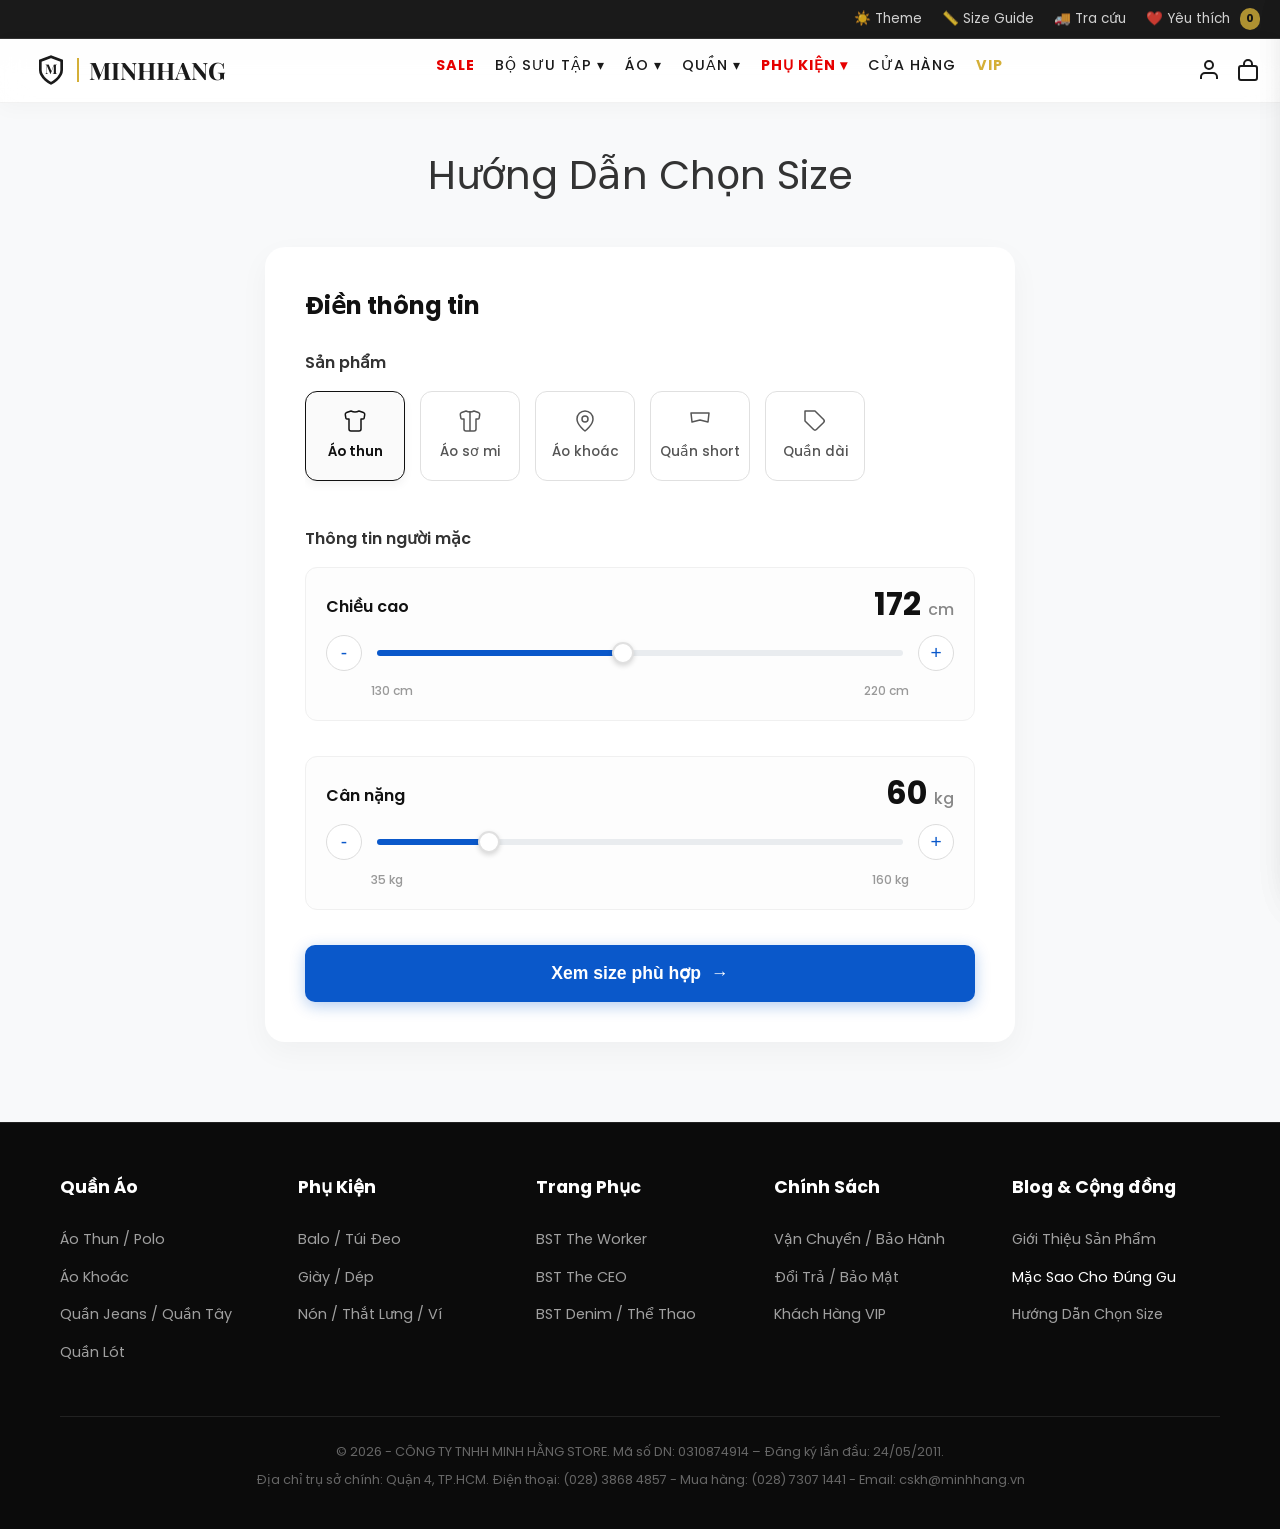
<file: huong-dan-chon-size.html>
<!DOCTYPE html>
<html lang="vi" data-theme="light">
<head>
    <meta charset="UTF-8">
    <meta name="viewport" content="width=device-width, initial-scale=1.0, maximum-scale=1.0, user-scalable=no, viewport-fit=cover">
    <title>Hướng Dẫn Chọn Size - Minh Hằng Store</title>
    
    <link rel="stylesheet" href="style.css">
    <link rel="stylesheet" href="chatbot.css">
    <link rel="preconnect" href="https://fonts.googleapis.com">
    <link rel="preconnect" href="https://fonts.gstatic.com" crossorigin>
    <link href="https://fonts.googleapis.com/css2?family=Playfair+Display:ital,wght@0,400;0,600;0,700;1,400&family=Poppins:wght@300;400;500;600;700&display=swap" rel="stylesheet">
    
    <!-- CSS DÀNH RIÊNG CHO MEGA MENU FULL MÀN HÌNH -->
    <style>
        @media (min-width: 993px) {
            header.sticky-header { position: relative !important; }
            nav.nav-container, ul.main-menu, li.has-mega { position: static !important; }
            .mega-menu { position: absolute !important; left: 0 !important; right: 0 !important; width: 100% !important; transform: none !important; padding: 40px 0 !important; background: #fff !important; border-top: 1px solid #eaeaea; box-shadow: 0 15px 30px rgba(0,0,0,0.08) !important; z-index: 999; }
            .mega-container { max-width: 1200px !important; margin: 0 auto !important; padding: 0 20px !important; text-align: left !important; display: grid !important; gap: 30px !important; }
            .mega-col h4 { font-family: 'Poppins', sans-serif; font-size: 0.85rem !important; font-weight: 700 !important; text-transform: uppercase; margin-bottom: 20px !important; color: #111 !important; letter-spacing: 0.5px; }
            .mega-col ul { display: flex; flex-direction: column; gap: 12px !important; list-style: none; padding: 0; margin: 0; }
            .mega-col ul li a { font-size: 0.9rem !important; color: #666 !important; transition: 0.2s; font-weight: 400 !important; text-decoration: none; cursor: pointer; }
            .mega-col ul li a:hover { color: var(--gold, #d4af37) !important; font-weight: 500 !important; transform: translateX(5px); display: inline-block; }
        }
    </style>

    <!-- CSS DÀNH RIÊNG CHO CÔNG CỤ CHỌN SIZE (INTERACTIVE UI) -->
    <style>
        .size-page-wrapper { background-color: #f8f9fa; padding: 40px 20px 80px 20px; min-height: 80vh; font-family: 'Poppins', sans-serif; }
        .size-header h1 { font-size: 2.5rem; color: #333; text-align: center; margin-bottom: 40px; font-weight: 400; }
        
        .size-card { max-width: 750px; margin: 0 auto; background: #fff; border-radius: 20px; padding: 40px; box-shadow: 0 10px 30px rgba(0,0,0,0.04); }
        .size-card h2 { font-size: 1.5rem; font-weight: 700; color: #111; margin-bottom: 25px; }
        
        .section-label { font-size: 1rem; font-weight: 600; color: #333; margin-bottom: 15px; }
        
        /* Product Type Selector */
        .prod-type-container { display: flex; gap: 15px; overflow-x: auto; padding-bottom: 10px; margin-bottom: 35px; scroll-behavior: smooth; }
        .prod-type-container::-webkit-scrollbar { height: 4px; }
        .prod-type-container::-webkit-scrollbar-thumb { background: #ddd; border-radius: 4px; }
        .prod-item { flex: 0 0 auto; display: flex; flex-direction: column; align-items: center; justify-content: center; width: 100px; height: 90px; border: 1.5px solid #e0e0e0; border-radius: 12px; cursor: pointer; transition: all 0.2s ease; background: #fff; }
        .prod-item svg { margin-bottom: 8px; color: #555; transition: 0.2s; }
        .prod-item span { font-size: 0.85rem; font-weight: 500; color: #555; transition: 0.2s; }
        .prod-item:hover { border-color: #aaa; }
        .prod-item.active { border-color: #111; background-color: #fafafa; box-shadow: 0 4px 10px rgba(0,0,0,0.05); }
        .prod-item.active svg, .prod-item.active span { color: #111; font-weight: 600; }

        /* Sliders */
        .slider-wrapper { margin-bottom: 35px; padding: 20px; background: #fdfdfd; border-radius: 12px; border: 1px solid #f0f0f0; }
        .slider-header-flex { display: flex; justify-content: space-between; align-items: flex-end; margin-bottom: 15px; }
        .slider-title { font-size: 1rem; font-weight: 600; color: #111; }
        .slider-value-display { font-size: 2rem; font-weight: 700; color: #111; line-height: 1; }
        .slider-value-display small { font-size: 1rem; font-weight: 500; color: #888; }
        
        .slider-controls-row { display: flex; align-items: center; gap: 15px; }
        .ctrl-btn { width: 36px; height: 36px; border-radius: 50%; border: 1px solid #ddd; background: #fff; color: #0a58ca; font-size: 1.2rem; display: flex; align-items: center; justify-content: center; cursor: pointer; transition: 0.2s; outline: none; }
        .ctrl-btn:hover { background: #f0f8ff; border-color: #0a58ca; }
        .ctrl-btn:active { transform: scale(0.95); }
        
        /* Custom Input Range */
        .range-slider { -webkit-appearance: none; flex: 1; height: 6px; border-radius: 3px; background: #e9ecef; outline: none; cursor: pointer; }
        .range-slider::-webkit-slider-thumb { -webkit-appearance: none; appearance: none; width: 22px; height: 22px; border-radius: 50%; background: #fff; border: 2px solid #e0e0e0; box-shadow: 0 2px 5px rgba(0,0,0,0.15); cursor: pointer; transition: 0.1s; }
        .range-slider::-webkit-slider-thumb:hover { transform: scale(1.1); border-color: #0a58ca; }
        
        .slider-bounds { display: flex; justify-content: space-between; margin-top: 10px; padding: 0 45px; font-size: 0.75rem; color: #999; font-weight: 500; }

        /* Action Button */
        .btn-calc { width: 100%; padding: 18px; border-radius: 10px; background-color: #0a58ca; color: #fff; font-size: 1.1rem; font-weight: 600; border: none; cursor: pointer; transition: 0.3s; display: flex; justify-content: center; align-items: center; gap: 10px; box-shadow: 0 4px 15px rgba(10, 88, 202, 0.3); }
        .btn-calc:hover { background-color: #084298; transform: translateY(-2px); box-shadow: 0 6px 20px rgba(10, 88, 202, 0.4); }

        /* Result Box */
        .result-box { margin-top: 25px; padding: 25px; border-radius: 12px; background: #f0f8ff; border: 1px dashed #0a58ca; text-align: center; display: none; animation: slideDown 0.3s ease; }
        @keyframes slideDown { from { opacity: 0; transform: translateY(-10px); } to { opacity: 1; transform: translateY(0); } }
        .result-box h3 { color: #111; font-size: 1.2rem; margin-bottom: 10px; }
        .result-size { font-size: 3.5rem; font-weight: 800; color: #0a58ca; line-height: 1; margin: 10px 0; }
        .result-note { font-size: 0.9rem; color: #555; }
        
        @media (max-width: 576px) {
            .size-card { padding: 25px 20px; }
            .size-header h1 { font-size: 1.8rem; }
        }
    </style>
</head>
<body>

    <div id="toast" role="alert" aria-live="assertive"></div>
    <div id="sidebar-overlay" aria-hidden="true" onclick="closeSidebars()"></div>

    <!-- SIDEBAR GIỎ HÀNG -->
    <div id="cart-sidebar" class="sidebar" role="dialog" aria-modal="true">
        <div class="sidebar-header"><h3>Giỏ Hàng (Cart)</h3><span class="close-sidebar" onclick="toggleCart()">&times;</span></div>
        <div class="sidebar-content" id="cart-items"></div>
        <div class="sidebar-footer">
            <div class="cart-total">Tổng thanh toán: <span id="cart-total-price">0đ</span></div>
            <button class="btn" style="width: 100%; background: var(--text-main); color: var(--bg-color); padding: 18px; border-radius: 8px;" onclick="window.location.href='index.html'">TIẾN HÀNH THANH TOÁN</button>
        </div>
    </div>

    <div id="wishlist-sidebar" class="sidebar" role="dialog" aria-modal="true">
        <div class="sidebar-header"><h3>Mục Yêu Thích</h3><span class="close-sidebar" onclick="toggleWishlist()">&times;</span></div>
        <div class="sidebar-content" id="wishlist-items"></div>
    </div>

    <!-- TOP BAR -->
    <div class="announcement-bar" role="complementary">
        <div class="top-bar-inner" style="justify-content: flex-end;">
            <div class="top-bar-utilities">
                <div class="top-bar-item" onclick="toggleTheme()">☀️ Theme</div>
                <div class="top-bar-item" onclick="window.location.href='huong-dan-chon-size.html'">📏 Size Guide</div>
                <div class="top-bar-item" onclick="window.location.href='index.html'">🚚 Tra cứu</div>
                <div class="top-bar-item" onclick="toggleWishlist()">❤️ Yêu thích <span id="wishlist-count" class="wishlist-badge">0</span></div>
            </div>
        </div>
    </div>
    
    <!-- HEADER ĐỒNG BỘ INDEX -->
    <header class="sticky-header" role="banner">
        <nav class="nav-container" role="navigation">
            <div class="hamburger" onclick="toggleMobileNav()"><svg width="28" height="28" viewBox="0 0 24 24" fill="none" stroke="currentColor" stroke-width="2"><line x1="3" y1="12" x2="21" y2="12"></line><line x1="3" y1="6" x2="21" y2="6"></line><line x1="3" y1="18" x2="21" y2="18"></line></svg></div>
            <div class="mobile-nav-backdrop" id="mobile-nav-backdrop" onclick="toggleMobileNav()"></div>

            <div class="mobile-nav-overlay" id="mobile-nav" role="dialog">
                <div class="mobile-nav-header-drawer">
                    <span class="mobile-close-btn" onclick="toggleMobileNav()"><svg width="24" height="24" viewBox="0 0 24 24" fill="none" stroke="currentColor" stroke-width="2"><line x1="18" y1="6" x2="6" y2="18"></line><line x1="6" y1="6" x2="18" y2="18"></line></svg></span>
                    <div class="logo" style="margin: 0; font-size: 1.2rem;" onclick="window.location.href='index.html'">
                        <svg width="22" height="22" viewBox="0 0 24 24" fill="none" stroke="currentColor" stroke-width="2"><path d="M12 22s8-4 8-10V5l-8-3-8 3v7c0 6 8 10 8 10z"></path><text x="12" y="15" font-size="10" text-anchor="middle" fill="currentColor" stroke="none" font-weight="bold">M</text></svg>
                        <span style="border-left: 1px solid var(--gold); padding-left: 5px; margin-left: 5px;">MinhHang</span>
                    </div>
                </div>
                <ul class="accordion-menu">
                    <li class="accordion-item"><div class="accordion-header" onclick="window.location.href='index.html'">TRANG CHỦ</div></li>
                    <li class="accordion-item"><div class="accordion-header" onclick="window.location.href='index.html'">BỘ SƯU TẬP</div></li>
                    <li class="accordion-item"><div class="accordion-header" onclick="window.location.href='index.html'">ÁO & QUẦN</div></li>
                    <li class="accordion-item" style="border: none;"><div class="accordion-header" style="color: var(--gold);" onclick="window.location.href='index.html'">VIP - ĐĂNG NHẬP</div></li>
                </ul>
            </div>

            <div class="logo" onclick="window.location.href='index.html'" style="cursor: pointer;">
                <svg width="32" height="32" viewBox="0 0 24 24" fill="none" stroke="currentColor" stroke-width="2"><path d="M12 22s8-4 8-10V5l-8-3-8 3v7c0 6 8 10 8 10z"></path><text x="12" y="15" font-size="10" text-anchor="middle" fill="currentColor" stroke="none" font-weight="bold">M</text></svg>
                <span>MINHHANG</span>
            </div>

            <ul class="main-menu">
                <li class="sale-tag"><a href="index.html">SALE</a></li>
                <li class="has-mega"><a href="index.html">BỘ SƯU TẬP ▾</a>
                    <div class="mega-menu">
                        <div class="mega-container">
                            <div class="mega-col"><h4>THIẾT YẾU</h4><ul><li><a href="index.html">BST Non-Branded</a></li><li><a href="index.html">BST Seventy Seven</a></li><li><a href="index.html">BST The Worker</a></li></ul><h4 style="margin-top: 25px;">THỂ THAO</h4><ul><li><a href="index.html">BST The Beginner</a></li><li><a href="index.html">BST The Trainer</a></li></ul></div>
                            <div class="mega-col"><h4>CÔNG NGHỆ</h4><ul><li><a href="index.html">BST The Minimalist</a></li><li><a href="index.html">BST The CEO</a></li></ul><h4 style="margin-top: 25px;">SIGNATURE</h4><ul><li><a href="index.html">Khám Phá Signature</a></li></ul></div>
                            <div class="mega-col"><h4>TẬN HƯỞNG</h4><ul><li><a href="index.html">BST The No Style</a></li><li><a href="index.html">BST The Weekend</a></li><li><a href="index.html">BST The Home Body</a></li></ul></div>
                            <div class="mega-col"><h4>JEAN (DENIM)</h4><ul><li><a href="index.html">BST The Original Jean</a></li><li><a href="index.html">BST Tek Black Jean</a></li><li><a href="index.html">BST Multi Color Jean</a></li></ul></div>
                        </div>
                    </div>
                </li>
                <li class="has-mega"><a href="index.html">ÁO ▾</a>
                    <div class="mega-menu">
                        <div class="mega-container" style="grid-template-columns: repeat(3, 1fr);">
                            <div class="mega-col"><h4>👕 ÁO NAM</h4><ul><li><a href="index.html">Áo Thun / Polo</a></li><li><a href="index.html">Áo Sơ Mi</a></li><li><a href="index.html">Áo Khoác</a></li></ul></div>
                            <div class="mega-col"><h4>👗 ÁO NỮ</h4><ul><li><a href="index.html">Áo Thun / Croptop</a></li><li><a href="index.html">Áo Sơ Mi / Blouse</a></li><li><a href="index.html">Áo Khoác Tweed</a></li></ul></div>
                            <div class="mega-col"><h4>👫 ÁO ĐỒ ĐÔI</h4><ul><li><a href="index.html">Áo Thun Đôi</a></li><li><a href="index.html">Áo Khoác / Len Đôi</a></li></ul></div>
                        </div>
                    </div>
                </li>
                <li class="has-mega"><a href="index.html">QUẦN ▾</a>
                    <div class="mega-menu">
                        <div class="mega-container" style="grid-template-columns: repeat(3, 1fr);">
                            <div class="mega-col"><h4>👖 QUẦN NAM</h4><ul><li><a href="index.html">Quần Jeans</a></li><li><a href="index.html">Quần Tây / Chino</a></li><li><a href="index.html">Quần Short</a></li></ul></div>
                            <div class="mega-col"><h4>👖 QUẦN & VÁY NỮ</h4><ul><li><a href="index.html">Quần Tây Công Sở</a></li><li><a href="index.html">Chân Váy</a></li><li><a href="index.html">Đầm Dạ Hội</a></li></ul></div>
                            <div class="mega-col"><h4>👖 QUẦN UNISEX</h4><ul><li><a href="index.html">Quần Thể Thao Đôi</a></li><li><a href="index.html">Quần Jean Ống Thụng</a></li></ul></div>
                        </div>
                    </div>
                </li>
                <li class="has-mega"><a href="index.html" style="color: var(--accent-red); font-weight: bold;">PHỤ KIỆN ▾</a>
                    <div class="mega-menu">
                        <div class="mega-container" style="grid-template-columns: repeat(4, 1fr);">
                            <div class="mega-col"><h4>🧢 NÓN</h4><ul><li><a href="index.html">Nón Các Loại</a></li></ul><h4 style="margin-top: 35px;">🔗 DÂY NỊT</h4><ul><li><a href="index.html">Dây Nịt Da</a></li></ul></div>
                            <div class="mega-col"><h4>👝 TÚI ĐEO</h4><ul><li><a href="index.html">Túi Đeo Chéo / Tote</a></li></ul><h4 style="margin-top: 35px;">🧦 VỚ</h4><ul><li><a href="index.html">Vớ Basic</a></li></ul></div>
                            <div class="mega-col"><h4>🎒 BALO</h4><ul><li><a href="index.html">Balo Da / Laptop</a></li></ul><h4>🕶️ KÍNH MẮT</h4><ul><li><a href="index.html">Kính Phân Cực</a></li></ul></div>
                            <div class="mega-col"><h4>🪪 VÍ & ĐỒNG HỒ</h4><ul><li><a href="index.html">Trang Sức / Đồng Hồ</a></li></ul><h4 style="margin-top: 35px;">👞 GIÀY</h4><ul><li><a href="index.html">Giày Oxford / Sneaker</a></li></ul></div>
                        </div>
                    </div>
                </li>
                <li><a href="index.html">CỬA HÀNG</a></li>
                <li><a href="index.html" style="font-weight: bold; color: var(--gold);">VIP</a></li>
            </ul>
            
            <div class="nav-icons" style="display: flex; gap: 15px;">
                <svg title="Tài khoản" onclick="window.location.href='index.html'" width="24" height="24" viewBox="0 0 24 24" fill="none" stroke="currentColor" stroke-width="2" style="cursor: pointer;"><path d="M20 21v-2a4 4 0 0 0-4-4H8a4 4 0 0 0-4 4v2"></path><circle cx="12" cy="7" r="4"></circle></svg>
                <div style="position: relative; display: flex; align-items: center; cursor: pointer;" onclick="toggleCart()">
                    <svg width="24" height="24" viewBox="0 0 24 24" fill="none" stroke="currentColor" stroke-width="2"><rect x="3" y="8" width="18" height="14" rx="2" ry="2"></rect><path d="M8 8V6a4 4 0 0 1 8 0v2"></path></svg>
                    <span id="cart-count" class="cart-badge-svg">0</span>
                </div>
            </div>
        </nav>
    </header>

    <!-- 🚀 NỘI DUNG CHÍNH (MAIN): CÔNG CỤ ĐO SIZE THÔNG MINH -->
    <main class="size-page-wrapper">
        <div class="size-header">
            <h1>Hướng Dẫn Chọn Size</h1>
        </div>

        <div class="size-card">
            <h2>Điền thông tin</h2>
            
            <div class="section-label">Sản phẩm</div>
            <div class="prod-type-container">
                <!-- Áo Thun Active mặc định -->
                <div class="prod-item active" onclick="selectProd(this, 'Áo Thun')">
                    <svg width="24" height="24" viewBox="0 0 24 24" fill="none" stroke="currentColor" stroke-width="1.5" stroke-linejoin="round"><path d="M20.38 3.46L16 2a8.59 8.59 0 0 1-8 0L3.62 3.46a2 2 0 0 0-1.34 2.23l.58 3.47a1 1 0 0 0 .99.84H6v10c0 1.1.9 2 2 2h8a2 2 0 0 0 2-2V10h2.15a1 1 0 0 0 .99-.84l.58-3.47a2 2 0 0 0-1.34-2.23z"></path></svg>
                    <span>Áo thun</span>
                </div>
                <div class="prod-item" onclick="selectProd(this, 'Áo Sơ Mi')">
                    <svg width="24" height="24" viewBox="0 0 24 24" fill="none" stroke="currentColor" stroke-width="1.5" stroke-linejoin="round"><path d="M20.38 3.46L16 2a8.59 8.59 0 0 1-8 0L3.62 3.46a2 2 0 0 0-1.34 2.23l.58 3.47a1 1 0 0 0 .99.84H6v10c0 1.1.9 2 2 2h8a2 2 0 0 0 2-2V10h2.15a1 1 0 0 0 .99-.84l.58-3.47a2 2 0 0 0-1.34-2.23z"></path><line x1="12" y1="2" x2="12" y2="22"></line></svg>
                    <span>Áo sơ mi</span>
                </div>
                <div class="prod-item" onclick="selectProd(this, 'Áo Khoác')">
                    <svg width="24" height="24" viewBox="0 0 24 24" fill="none" stroke="currentColor" stroke-width="1.5" stroke-linejoin="round"><path d="M20 10c0 6-8 12-8 12s-8-6-8-12a8 8 0 0 1 16 0Z"></path><circle cx="12" cy="10" r="3"></circle></svg>
                    <span>Áo khoác</span>
                </div>
                <div class="prod-item" onclick="selectProd(this, 'Quần Short')">
                    <svg width="24" height="24" viewBox="0 0 24 24" fill="none" stroke="currentColor" stroke-width="1.5" stroke-linejoin="round"><path d="M3 4h18l-1 9-8-2-8 2-1-9Z"></path></svg>
                    <span>Quần short</span>
                </div>
                <div class="prod-item" onclick="selectProd(this, 'Quần Dài')">
                    <svg width="24" height="24" viewBox="0 0 24 24" fill="none" stroke="currentColor" stroke-width="1.5" stroke-linejoin="round"><path d="M20.59 13.41l-7.17 7.17a2 2 0 0 1-2.83 0L2 12V2h10l8.59 8.59a2 2 0 0 1 0 2.82z"></path><line x1="7" y1="7" x2="7.01" y2="7"></line></svg>
                    <span>Quần dài</span>
                </div>
            </div>

            <div class="section-label">Thông tin người mặc</div>
            
            <!-- Trượt Chiều Cao (Mặc định 172cm chuẩn dáng người) -->
            <div class="slider-wrapper">
                <div class="slider-header-flex">
                    <span class="slider-title">Chiều cao</span>
                    <span class="slider-value-display"><span id="height-val">172</span> <small>cm</small></span>
                </div>
                <div class="slider-controls-row">
                    <button class="ctrl-btn" onclick="adjSlider('height', -1)">-</button>
                    <input type="range" class="range-slider" id="height-slider" min="130" max="220" value="172" oninput="updateSlider('height')">
                    <button class="ctrl-btn" onclick="adjSlider('height', 1)">+</button>
                </div>
                <div class="slider-bounds"><span>130 cm</span><span>220 cm</span></div>
            </div>

            <!-- Trượt Cân Nặng (Mặc định 60kg) -->
            <div class="slider-wrapper">
                <div class="slider-header-flex">
                    <span class="slider-title">Cân nặng</span>
                    <span class="slider-value-display"><span id="weight-val">60</span> <small>kg</small></span>
                </div>
                <div class="slider-controls-row">
                    <button class="ctrl-btn" onclick="adjSlider('weight', -1)">-</button>
                    <input type="range" class="range-slider" id="weight-slider" min="35" max="160" value="60" oninput="updateSlider('weight')">
                    <button class="ctrl-btn" onclick="adjSlider('weight', 1)">+</button>
                </div>
                <div class="slider-bounds"><span>35 kg</span><span>160 kg</span></div>
            </div>

            <button class="btn-calc" onclick="calculateSize()">
                Xem size phù hợp <span>→</span>
            </button>

            <!-- Hộp kết quả ẩn -->
            <div id="result-box" class="result-box">
                <h3>Size gợi ý cho bạn là:</h3>
                <div id="result-size" class="result-size">L</div>
                <div class="result-note">Thông số mang tính tham khảo dựa trên form <span id="current-prod-txt" style="font-weight: 600;">Áo Thun</span> cơ bản.<br>Nếu bạn thích mặc rộng (Oversize), vui lòng nhích lên 1 size.</div>
            </div>

        </div>
    </main>

    <!-- CHÂN TRANG ĐỒNG BỘ Y HỆT INDEX -->
    <footer class="mh-mega-footer" style="background-color: #0b0b0b; color: #fff; padding: 50px 0 40px; font-family: 'Poppins', sans-serif; border-top: 1px solid #222;">
        <div style="max-width: 1200px; margin: 0 auto; padding: 0 20px;">
            <div style="display: grid; grid-template-columns: repeat(auto-fit, minmax(200px, 1fr)); gap: 30px;">
                <div><h4 style="font-size: 1.1rem; margin-bottom: 25px; font-weight: 700; color: #fff;">Quần Áo</h4><ul style="list-style: none; padding: 0; margin: 0;"><li style="margin-bottom: 12px;"><a href="index.html" style="color: #a0a0a0; text-decoration: none; font-size: 0.9rem;">Áo Thun / Polo</a></li><li style="margin-bottom: 12px;"><a href="index.html" style="color: #a0a0a0; text-decoration: none; font-size: 0.9rem;">Áo Khoác</a></li><li style="margin-bottom: 12px;"><a href="index.html" style="color: #a0a0a0; text-decoration: none; font-size: 0.9rem;">Quần Jeans / Quần Tây</a></li><li style="margin-bottom: 12px;"><a href="index.html" style="color: #a0a0a0; text-decoration: none; font-size: 0.9rem;">Quần Lót</a></li></ul></div>
                <div><h4 style="font-size: 1.1rem; margin-bottom: 25px; font-weight: 700; color: #fff;">Phụ Kiện</h4><ul style="list-style: none; padding: 0; margin: 0;"><li style="margin-bottom: 12px;"><a href="index.html" style="color: #a0a0a0; text-decoration: none; font-size: 0.9rem;">Balo / Túi Đeo</a></li><li style="margin-bottom: 12px;"><a href="index.html" style="color: #a0a0a0; text-decoration: none; font-size: 0.9rem;">Giày / Dép</a></li><li style="margin-bottom: 12px;"><a href="index.html" style="color: #a0a0a0; text-decoration: none; font-size: 0.9rem;">Nón / Thắt Lưng / Ví</a></li></ul></div>
                <div><h4 style="font-size: 1.1rem; margin-bottom: 25px; font-weight: 700; color: #fff;">Trang Phục</h4><ul style="list-style: none; padding: 0; margin: 0;"><li style="margin-bottom: 12px;"><a href="index.html" style="color: #a0a0a0; text-decoration: none; font-size: 0.9rem;">BST The Worker</a></li><li style="margin-bottom: 12px;"><a href="index.html" style="color: #a0a0a0; text-decoration: none; font-size: 0.9rem;">BST The CEO</a></li><li style="margin-bottom: 12px;"><a href="index.html" style="color: #a0a0a0; text-decoration: none; font-size: 0.9rem;">BST Denim / Thể Thao</a></li></ul></div>
                <div><h4 style="font-size: 1.1rem; margin-bottom: 25px; font-weight: 700; color: #fff;">Chính Sách</h4><ul style="list-style: none; padding: 0; margin: 0;"><li style="margin-bottom: 12px;"><a href="index.html" style="color: #a0a0a0; text-decoration: none; font-size: 0.9rem;">Vận Chuyển / Bảo Hành</a></li><li style="margin-bottom: 12px;"><a href="index.html" style="color: #a0a0a0; text-decoration: none; font-size: 0.9rem;">Đổi Trả / Bảo Mật</a></li><li style="margin-bottom: 12px;"><a href="index.html" style="color: #a0a0a0; text-decoration: none; font-size: 0.9rem;">Khách Hàng VIP</a></li></ul></div>
                <div><h4 style="font-size: 1.1rem; margin-bottom: 25px; font-weight: 700; color: #fff;">Blog & Cộng đồng</h4><ul style="list-style: none; padding: 0; margin: 0;"><li style="margin-bottom: 12px;"><a href="gioi-thieu-san-pham.html" style="color: #a0a0a0; text-decoration: none; font-size: 0.9rem;">Giới Thiệu Sản Phẩm</a></li><li style="margin-bottom: 12px;"><a href="mac-sao-cho-dung-gu.html" style="color: #fff; text-decoration: none; font-size: 0.9rem;">Mặc Sao Cho Đúng Gu</a></li><li style="margin-bottom: 12px;"><a href="huong-dan-chon-size.html" style="color: #a0a0a0; text-decoration: none; font-size: 0.9rem;">Hướng Dẫn Chọn Size</a></li></ul></div>
            </div>
            <div style="text-align: center; margin-top: 40px; padding-top: 25px; border-top: 1px solid #222; font-size: 0.8rem; color: #666; display: flex; flex-direction: column; gap: 8px; line-height: 1.5;">
                <span>© 2026 - CÔNG TY TNHH MINH HẰNG STORE. Mã số DN: 0310874914 – Đăng ký lần đầu: 24/05/2011.</span>
                <span>Địa chỉ trụ sở chính: Quận 4, TP.HCM. Điện thoại: (028) 3868 4857 - Mua hàng: (028) 7307 1441 - Email: cskh@minhhang.vn</span>
            </div>
        </div>
    </footer>
    
    <div class="mobile-bottom-nav"><div class="mobile-bottom-nav-inner"><div class="bottom-nav-item" onclick="window.location.href='index.html'"><svg width="24" height="24" viewBox="0 0 24 24" fill="none" stroke="currentColor" stroke-width="2"><path d="M3 9l9-7 9 7v11a2 2 0 0 1-2 2H5a2 2 0 0 1-2-2z"></path><polyline points="9 22 9 12 15 12 15 22"></polyline></svg><span>Trang chủ</span></div></div></div>
    
    <!-- LẬP TRÌNH JAVASCRIPT CHO GIAO DIỆN TƯƠNG TÁC CHỌN SIZE -->
    <script>
        let currentProduct = "Áo Thun";

        // Chọn loại sản phẩm
        function selectProd(el, prodName) {
            document.querySelectorAll('.prod-item').forEach(item => item.classList.remove('active'));
            el.classList.add('active');
            currentProduct = prodName;
            document.getElementById('current-prod-txt').innerText = prodName;
            document.getElementById('result-box').style.display = 'none'; // Ẩn kết quả khi đổi loại
        }

        // Cập nhật giá trị và màu nền (Track color) cho Slider
        function updateSlider(type) {
            const slider = document.getElementById(type + '-slider');
            const valSpan = document.getElementById(type + '-val');
            valSpan.innerText = slider.value;
            
            // Tính toán % để fill màu xanh cho thanh trượt
            const percentage = ((slider.value - slider.min) / (slider.max - slider.min)) * 100;
            slider.style.background = `linear-gradient(to right, #0a58ca ${percentage}%, #e9ecef ${percentage}%)`;
            
            document.getElementById('result-box').style.display = 'none';
        }

        // Nhấn nút + / -
        function adjSlider(type, step) {
            const slider = document.getElementById(type + '-slider');
            let newVal = parseInt(slider.value) + step;
            if(newVal >= slider.min && newVal <= slider.max) {
                slider.value = newVal;
                updateSlider(type);
            }
        }

        // Thuật toán tính Size đơn giản
        function calculateSize() {
            const h = parseInt(document.getElementById('height-slider').value);
            const w = parseInt(document.getElementById('weight-slider').value);
            let size = "M";

            // Giả lập logic tính size theo BMI/Cân nặng phổ biến
            if (w < 50 || (w < 55 && h < 165)) size = "S";
            else if (w >= 50 && w < 62) size = "M";
            else if (w >= 62 && w < 72) size = "L";
            else if (w >= 72 && w < 82) size = "XL";
            else size = "XXL";

            // Nếu người rất cao nhưng ốm thì đẩy lên 1 size độ dài
            if (h > 180 && size === "M") size = "L";
            if (h > 185 && size === "L") size = "XL";

            document.getElementById('result-size').innerText = size;
            document.getElementById('result-box').style.display = 'block';
            
            // Scroll nhẹ xuống kết quả
            document.getElementById('result-box').scrollIntoView({ behavior: 'smooth', block: 'nearest' });
        }

        // Khởi tạo màu thanh trượt khi load trang (để hiện màu xanh ban đầu)
        window.onload = function() {
            updateSlider('height');
            updateSlider('weight');
        };
    </script>
</body>
</html>
</file>
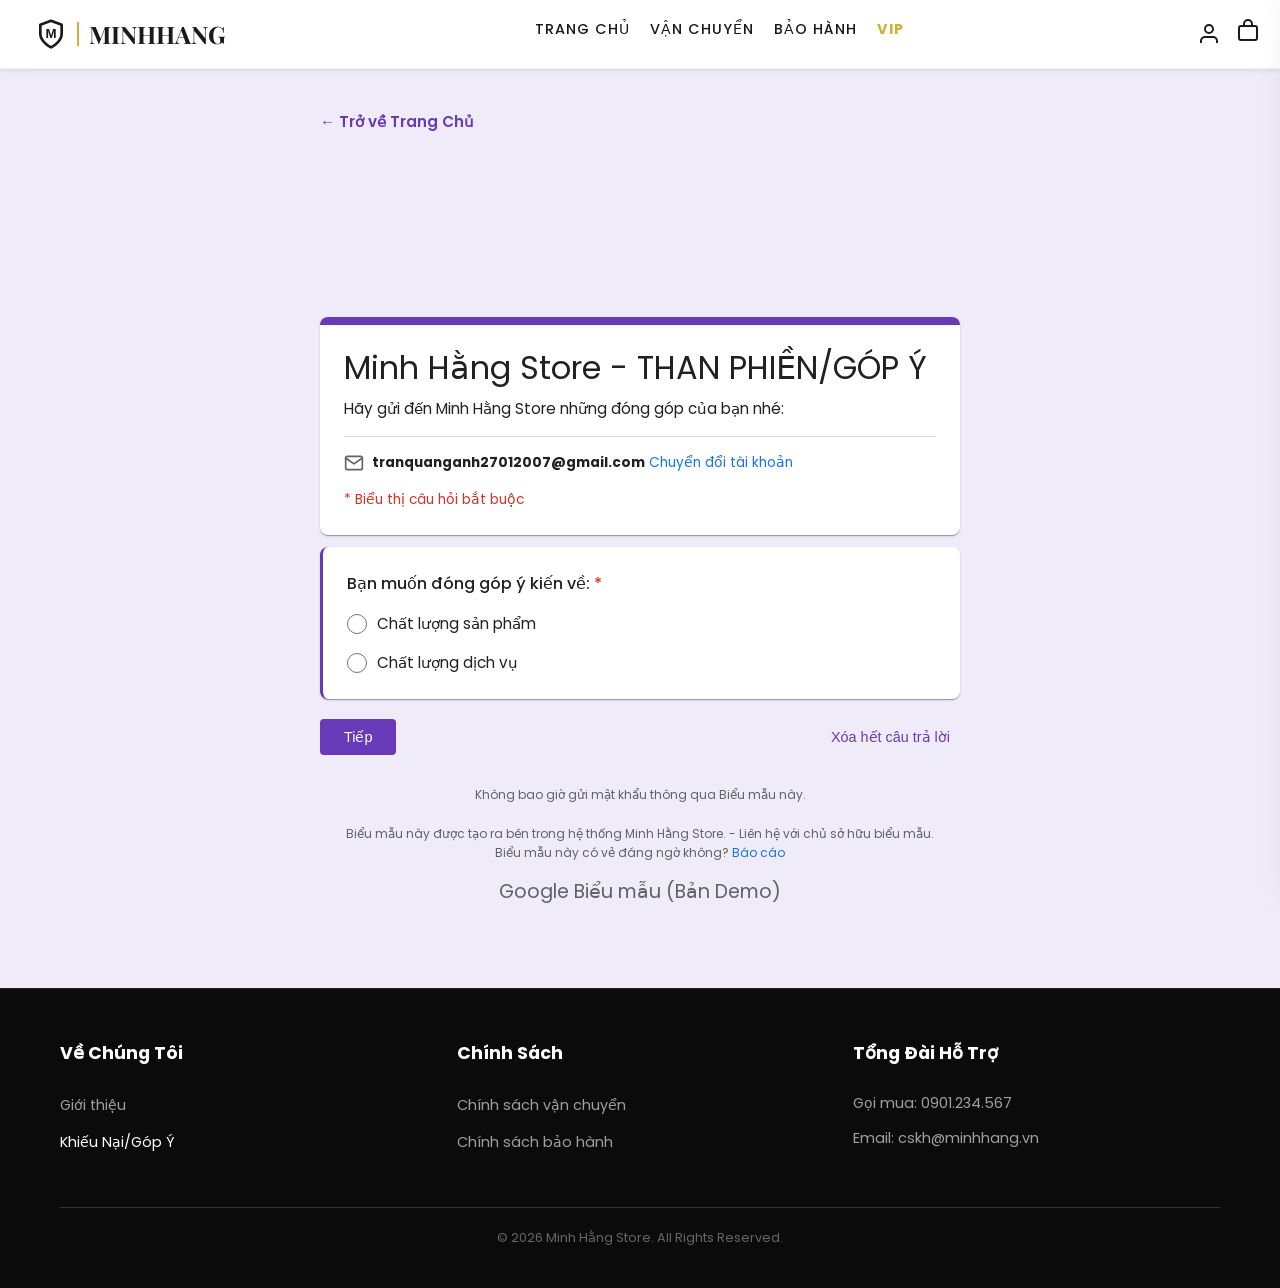
<file: lien-he.html>
<!DOCTYPE html>
<html lang="vi" data-theme="light">
<head>
    <meta charset="UTF-8">
    <meta name="viewport" content="width=device-width, initial-scale=1.0, maximum-scale=1.0, user-scalable=no, viewport-fit=cover">
    <title>Than phiền / Góp ý - Minh Hằng Store</title>
    
    <link rel="stylesheet" href="style.css">
    <link rel="stylesheet" href="chatbot.css">
    <link href="https://fonts.googleapis.com/css2?family=Playfair+Display:ital,wght@0,400;0,600;0,700;1,400&family=Poppins:wght@300;400;500;600&display=swap" rel="stylesheet">
    
    <style>
        /* CSS GIAO DIỆN CHUẨN GOOGLE FORMS */
        .gform-bg {
            background-color: #f0ebf8; /* Màu nền tím nhạt đặc trưng của Google Forms */
            padding: 40px 20px 80px 20px;
            min-height: 80vh;
            font-family: 'Poppins', sans-serif;
        }
        .gform-container {
            max-width: 640px;
            margin: 0 auto;
        }
        .gform-header-img {
            width: 100%;
            height: 150px;
            background: url('https://images.unsplash.com/photo-1544367567-0f2fcb009e0b?q=80&w=1000&auto=format&fit=crop') center/cover no-repeat;
            border-radius: 8px;
            margin-bottom: 12px;
        }
        .gform-card {
            background: #fff;
            border-radius: 8px;
            padding: 24px;
            margin-bottom: 12px;
            box-shadow: 0 2px 1px -1px rgba(0,0,0,0.2), 0 1px 1px 0 rgba(0,0,0,0.14), 0 1px 3px 0 rgba(0,0,0,0.12);
            border-left: 3px solid transparent;
            transition: 0.3s;
        }
        .gform-card.active { border-left: 3px solid #673ab7; }
        .gform-title-card {
            border-top: 8px solid #673ab7; /* Viền tím trên cùng */
            border-left: none !important;
        }
        .gform-title { font-size: 2rem; color: #202124; margin-bottom: 10px; font-weight: 400; line-height: 1.2; }
        .gform-desc { font-size: 0.95rem; color: #202124; margin-bottom: 15px; }
        .gform-divider { height: 1px; background-color: #dadce0; margin: 15px 0; }
        .gform-email-info { font-size: 0.85rem; color: #5f6368; display: flex; align-items: center; gap: 8px; }
        .gform-email-info b { color: #202124; }
        .gform-email-info a { color: #1a73e8; text-decoration: none; cursor: pointer; }
        .gform-req-text { font-size: 0.85rem; color: #d93025; margin-top: 15px; }
        
        .gform-question { font-size: 1rem; color: #202124; margin-bottom: 15px; font-weight: 500; }
        .gform-req-star { color: #d93025; }
        
        .gform-radio-group { display: flex; flex-direction: column; gap: 15px; }
        .gform-radio-label { display: flex; align-items: center; gap: 10px; cursor: pointer; font-size: 0.95rem; color: #202124; }
        .gform-radio-label input[type="radio"] { width: 20px; height: 20px; accent-color: #673ab7; cursor: pointer; }
        
        textarea.gform-input {
            width: 100%; border: none; border-bottom: 1px solid #dadce0; outline: none;
            font-family: inherit; font-size: 0.95rem; padding: 8px 0; resize: none; background: transparent;
        }
        textarea.gform-input:focus { border-bottom: 2px solid #673ab7; padding-bottom: 7px; }
        
        .gform-actions { display: flex; justify-content: space-between; align-items: center; margin-top: 20px; }
        .gform-btn { background: #673ab7; color: #fff; border: none; padding: 10px 24px; border-radius: 4px; font-weight: 500; cursor: pointer; font-size: 0.9rem; transition: background 0.2s; }
        .gform-btn:hover { background: #5e35b1; }
        .gform-clear { background: transparent; color: #673ab7; border: none; cursor: pointer; font-weight: 500; font-size: 0.9rem; padding: 10px; border-radius: 4px; transition: background 0.2s; }
        .gform-clear:hover { background: rgba(103,58,183,0.05); }
        
        .gform-footer-text { text-align: center; color: #5f6368; font-size: 0.75rem; margin-top: 30px; line-height: 1.6; }
    </style>
</head>
<body>

    <!-- CÁC MODAL HỆ THỐNG CỦA MINH HẰNG STORE -->
    <div id="toast" role="alert" aria-live="assertive"></div>
    <div id="sidebar-overlay" aria-hidden="true" onclick="closeSidebars()"></div>
    <div id="cart-sidebar" class="sidebar">
        <div class="sidebar-header"><h3>Giỏ Hàng (Cart)</h3><span class="close-sidebar" onclick="toggleCart()">&times;</span></div>
        <div class="sidebar-content" id="cart-items"></div>
        <div class="sidebar-footer">
            <div class="cart-total">Tổng thanh toán: <span id="cart-total-price">0đ</span></div>
            <button class="btn" style="width:100%; background:var(--text-main); color:var(--bg-color); padding:18px; border-radius:8px;" onclick="window.location.href='index.html'">TIẾN HÀNH THANH TOÁN</button>
        </div>
    </div>

    <!-- HEADER ĐỒNG BỘ -->
    <header class="sticky-header" role="banner" style="position: relative; box-shadow: 0 1px 5px rgba(0,0,0,0.1);">
        <nav class="nav-container" role="navigation">
            <div class="hamburger" onclick="toggleMobileNav()"><svg width="28" height="28" viewBox="0 0 24 24" fill="none" stroke="currentColor" stroke-width="2"><line x1="3" y1="12" x2="21" y2="12"></line><line x1="3" y1="6" x2="21" y2="6"></line><line x1="3" y1="18" x2="21" y2="18"></line></svg></div>
            <div class="logo" onclick="window.location.href='index.html'" style="cursor:pointer;">
                <svg width="32" height="32" viewBox="0 0 24 24" fill="none" stroke="currentColor" stroke-width="2" stroke-linecap="round" stroke-linejoin="round"><path d="M12 22s8-4 8-10V5l-8-3-8 3v7c0 6 8 10 8 10z"></path><text x="12" y="15" font-size="10" text-anchor="middle" fill="currentColor" stroke="none" font-weight="bold" font-family="sans-serif">M</text></svg>
                <span>MINHHANG</span>
            </div>
            <ul class="main-menu">
                <li><a href="index.html">TRANG CHỦ</a></li>
                <li><a href="van-chuyen.html">VẬN CHUYỂN</a></li>
                <li><a href="chinh-sach-bao-hanh.html">BẢO HÀNH</a></li>
                <li><a href="index.html" style="color: var(--gold); font-weight: bold;">VIP</a></li>
            </ul>
            <div class="nav-icons" style="display: flex; gap: 15px;">
                <svg title="Tài khoản" onclick="window.location.href='index.html'" width="24" height="24" viewBox="0 0 24 24" fill="none" stroke="currentColor" stroke-width="2" style="cursor:pointer;"><path d="M20 21v-2a4 4 0 0 0-4-4H8a4 4 0 0 0-4 4v2"></path><circle cx="12" cy="7" r="4"></circle></svg>
                <div style="position: relative; cursor: pointer;" onclick="toggleCart()"><svg width="24" height="24" viewBox="0 0 24 24" fill="none" stroke="currentColor" stroke-width="2"><rect x="3" y="8" width="18" height="14" rx="2" ry="2"></rect><path d="M8 8V6a4 4 0 0 1 8 0v2"></path></svg></div>
            </div>
        </nav>
    </header>

    <!-- NỘI DUNG CHÍNH: FORM GÓP Ý CLONE TỪ GOOGLE FORMS -->
    <main class="gform-bg">
        <div class="gform-container">
            
            <!-- Nút trở về đồng bộ -->
            <a href="index.html" style="display: inline-block; color: #673ab7; text-decoration: none; font-size: 0.95rem; font-weight: 600; margin-bottom: 20px; transition: opacity 0.2s;" onmouseover="this.style.opacity='0.7'" onmouseout="this.style.opacity='1'">
                ← Trở về Trang Chủ
            </a>

            <!-- Khung 1: Tiêu đề -->
            <div class="gform-header-img"></div>
            <div class="gform-card gform-title-card">
                <h1 class="gform-title">Minh Hằng Store - THAN PHIỀN/GÓP Ý</h1>
                <p class="gform-desc">Hãy gửi đến Minh Hằng Store những đóng góp của bạn nhé:</p>
                <div class="gform-divider"></div>
                <div class="gform-email-info">
                    <svg width="20" height="20" viewBox="0 0 24 24" fill="none" stroke="#5f6368" stroke-width="2" stroke-linecap="round" stroke-linejoin="round"><path d="M4 4h16c1.1 0 2 .9 2 2v12c0 1.1-.9 2-2 2H4c-1.1 0-2-.9-2-2V6c0-1.1.9-2 2-2z"></path><polyline points="22,6 12,13 2,6"></polyline></svg>
                    <span><b>tranquanganh27012007@gmail.com</b> <a onclick="showToast('Chức năng chuyển đổi tài khoản đang phát triển')">Chuyển đổi tài khoản</a></span>
                </div>
                <div class="gform-req-text">* Biểu thị câu hỏi bắt buộc</div>
            </div>

            <form id="feedback-form" onsubmit="event.preventDefault(); nextStep();">
                <!-- Khung 2: Câu hỏi tùy chọn (Bước 1) -->
                <div class="gform-card active" id="step-1-card" onclick="document.querySelectorAll('.gform-card').forEach(c=>c.classList.remove('active')); this.classList.add('active');">
                    <div class="gform-question">Bạn muốn đóng góp ý kiến về: <span class="gform-req-star">*</span></div>
                    <div class="gform-radio-group">
                        <label class="gform-radio-label"><input type="radio" name="feedback_type" value="product" required> Chất lượng sản phẩm</label>
                        <label class="gform-radio-label"><input type="radio" name="feedback_type" value="service"> Chất lượng dịch vụ</label>
                    </div>
                </div>

                <!-- Khung 3: Nhập nội dung (Bước 2 - Ẩn mặc định) -->
                <div class="gform-card" id="step-2-card" style="display: none;" onclick="document.querySelectorAll('.gform-card').forEach(c=>c.classList.remove('active')); this.classList.add('active');">
                    <div class="gform-question">Chi tiết phản hồi của bạn: <span class="gform-req-star">*</span></div>
                    <textarea class="gform-input" id="feedback-text" rows="1" placeholder="Câu trả lời của bạn" oninput="this.style.height = ''; this.style.height = this.scrollHeight + 'px'"></textarea>
                </div>

                <!-- Nút điều hướng -->
                <div class="gform-actions">
                    <button type="submit" class="gform-btn" id="btn-next">Tiếp</button>
                    <button type="button" class="gform-clear" onclick="clearForm()">Xóa hết câu trả lời</button>
                </div>
            </form>

            <div class="gform-footer-text">
                Không bao giờ gửi mật khẩu thông qua Biểu mẫu này.<br><br>
                Biểu mẫu này được tạo ra bên trong hệ thống Minh Hằng Store. - Liên hệ với chủ sở hữu biểu mẫu.<br>
                Biểu mẫu này có vẻ đáng ngờ không? <a href="#" style="color: #1a73e8;">Báo cáo</a>
                <h3 style="color: #5f6368; font-weight: 400; font-size: 1.2rem; margin-top: 15px;">Google Biểu mẫu (Bản Demo)</h3>
            </div>
        </div>
    </main>

    <!-- MEGA FOOTER CHUẨN MỰC -->
    <footer class="mh-mega-footer" style="background-color: #0b0b0b; color: #fff; padding: 50px 0 40px; font-family: 'Poppins', sans-serif; border-top: 1px solid #222;">
        <div style="max-width: 1200px; margin: 0 auto; padding: 0 20px;">
            <div style="display: grid; grid-template-columns: repeat(auto-fit, minmax(200px, 1fr)); gap: 30px;">
                <div>
                    <h4 style="font-size: 1.1rem; margin-bottom: 25px; font-weight: 700; color: #fff;">Về Chúng Tôi</h4>
                    <ul style="list-style: none; padding: 0; margin: 0;">
                        <li style="margin-bottom: 12px;"><a href="index.html" style="color: #a0a0a0; text-decoration: none; font-size: 0.9rem;">Giới thiệu</a></li>
                        <li style="margin-bottom: 12px;"><a href="lien-he.html" style="color: #fff; text-decoration: none; font-size: 0.9rem;">Khiếu Nại/Góp Ý</a></li>
                    </ul>
                </div>
                <div>
                    <h4 style="font-size: 1.1rem; margin-bottom: 25px; font-weight: 700; color: #fff;">Chính Sách</h4>
                    <ul style="list-style: none; padding: 0; margin: 0;">
                        <li style="margin-bottom: 12px;"><a href="van-chuyen.html" style="color: #a0a0a0; text-decoration: none; font-size: 0.9rem;">Chính sách vận chuyển</a></li>
                        <li style="margin-bottom: 12px;"><a href="chinh-sach-bao-hanh.html" style="color: #a0a0a0; text-decoration: none; font-size: 0.9rem;">Chính sách bảo hành</a></li>
                    </ul>
                </div>
                <div>
                    <h4 style="font-size: 1.1rem; margin-bottom: 25px; font-weight: 700; color: #fff;">Tổng Đài Hỗ Trợ</h4>
                    <ul style="list-style: none; padding: 0; margin: 0;">
                        <li style="margin-bottom: 12px; color: #a0a0a0; font-size: 0.9rem;">Gọi mua: 0901.234.567</li>
                        <li style="margin-bottom: 12px; color: #a0a0a0; font-size: 0.9rem;">Email: cskh@minhhang.vn</li>
                    </ul>
                </div>
            </div>
            <div style="text-align: center; margin-top: 40px; padding-top: 20px; border-top: 1px solid #333; font-size: 0.8rem; color: #666;">
                © 2026 Minh Hằng Store. All Rights Reserved.
            </div>
        </div>
    </footer>

    <!-- Script xử lý Logic của Form -->
    <script>
        let currentStep = 1;

        function nextStep() {
            if(currentStep === 1) {
                // Kiểm tra xem đã chọn radio button chưa
                const radios = document.getElementsByName('feedback_type');
                let isChecked = false;
                for(let i=0; i<radios.length; i++) {
                    if(radios[i].checked) isChecked = true;
                }
                
                if(!isChecked) {
                    if(typeof showToast === 'function') showToast("Vui lòng chọn 1 mục trước khi Tiếp tục!");
                    else alert("Vui lòng chọn 1 mục trước khi Tiếp tục!");
                    return;
                }

                // Hiển thị bước 2, đổi nút thành Gửi
                document.getElementById('step-2-card').style.display = 'block';
                document.getElementById('step-1-card').classList.remove('active');
                document.getElementById('step-2-card').classList.add('active');
                document.getElementById('btn-next').innerText = 'Gửi';
                currentStep = 2;
            } else {
                // Submit Form (Bước 2)
                const text = document.getElementById('feedback-text').value.trim();
                if(!text) {
                    if(typeof showToast === 'function') showToast("Vui lòng nhập chi tiết phản hồi!");
                    else alert("Vui lòng nhập chi tiết phản hồi!");
                    return;
                }

                if(typeof showToast === 'function') showToast("Cảm ơn bạn! Minh Hằng Store đã ghi nhận phản hồi.");
                else alert("Cảm ơn bạn! Phản hồi đã được gửi.");
                
                // Trở về mặc định sau 2 giây
                setTimeout(() => {
                    clearForm();
                }, 2000);
            }
        }

        function clearForm() {
            document.getElementById('feedback-form').reset();
            document.getElementById('step-2-card').style.display = 'none';
            document.getElementById('step-1-card').classList.add('active');
            document.getElementById('btn-next').innerText = 'Tiếp';
            document.getElementById('feedback-text').style.height = ''; // Reset height textarea
            currentStep = 1;
        }

        // Tích hợp Toast notification nếu script.js chưa load kịp
        window.showToast = window.showToast || function(msg) {
            const toast = document.getElementById('toast');
            if(toast) {
                toast.innerText = msg;
                toast.className = "show";
                setTimeout(() => { toast.className = toast.className.replace("show", ""); }, 3000);
            } else {
                alert(msg);
            }
        }
    </script>
    <script src="script.js" defer></script>
</body>
</html>
</file>
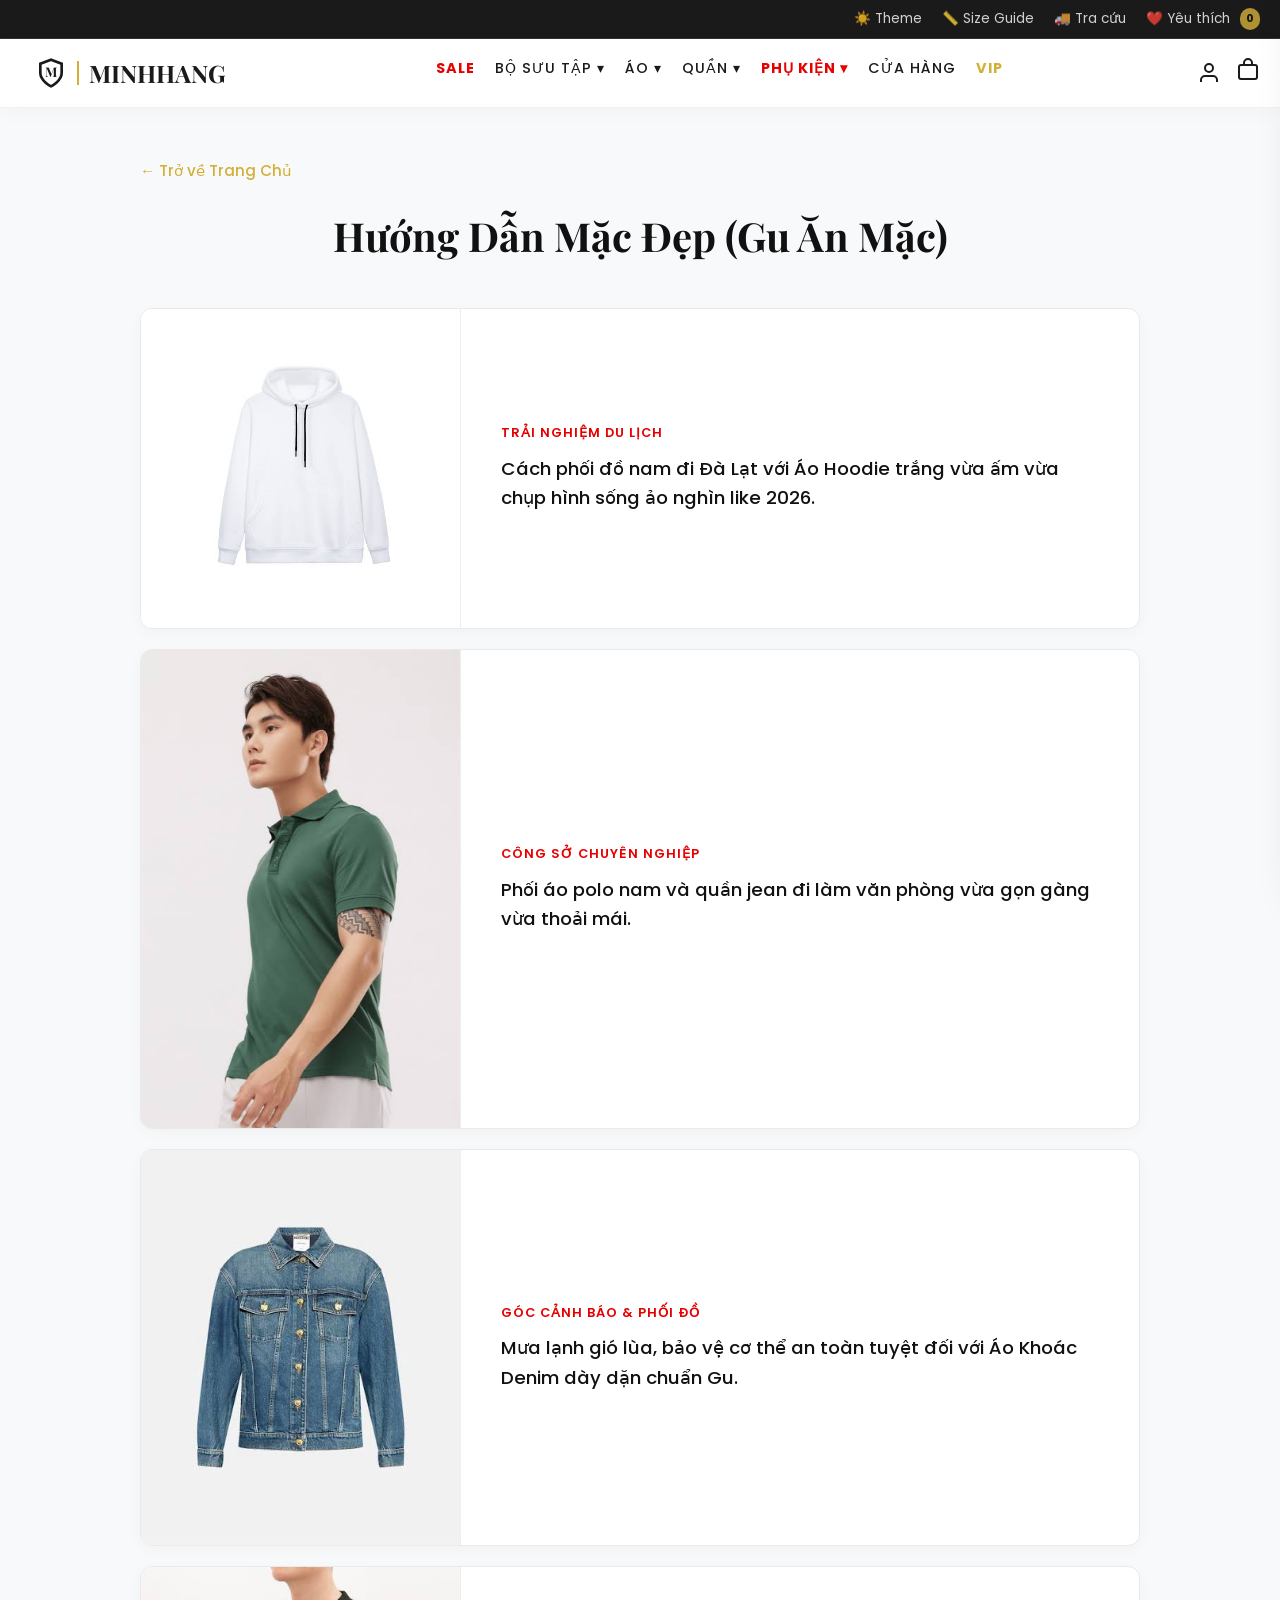
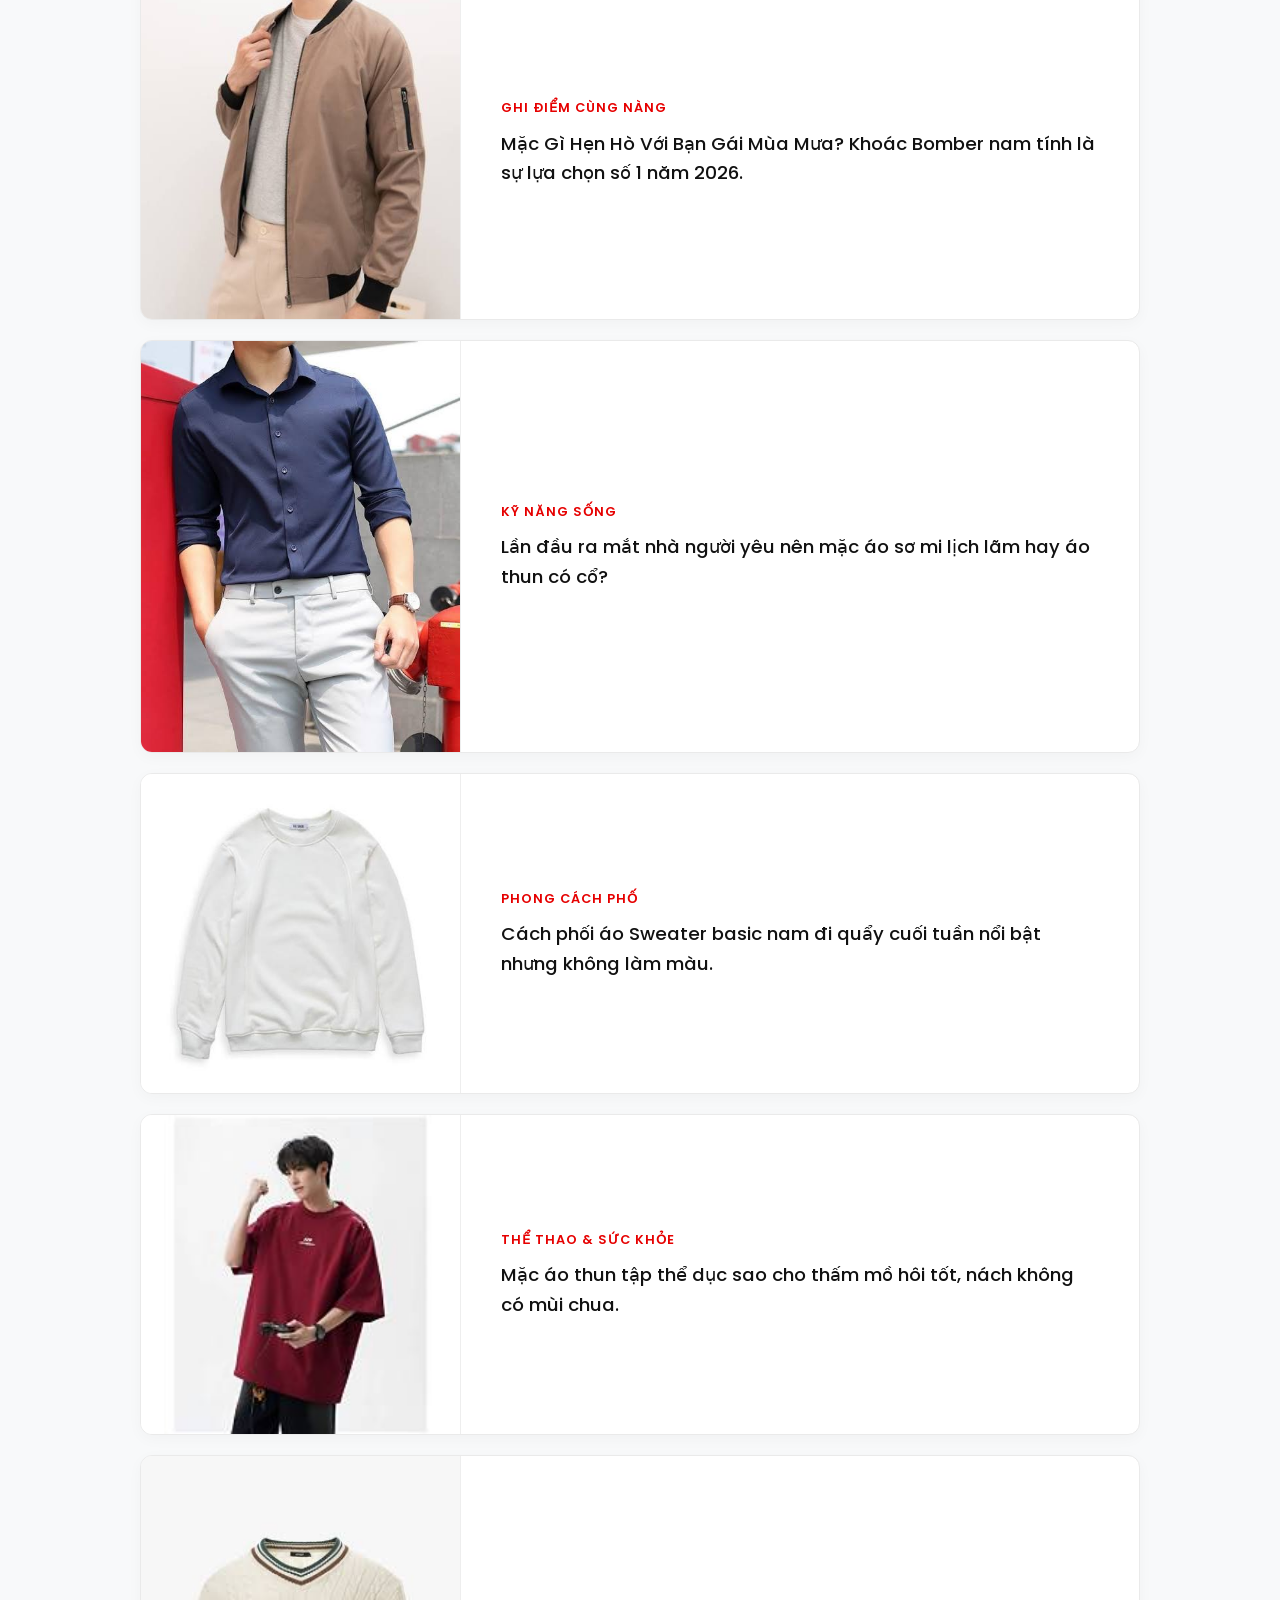
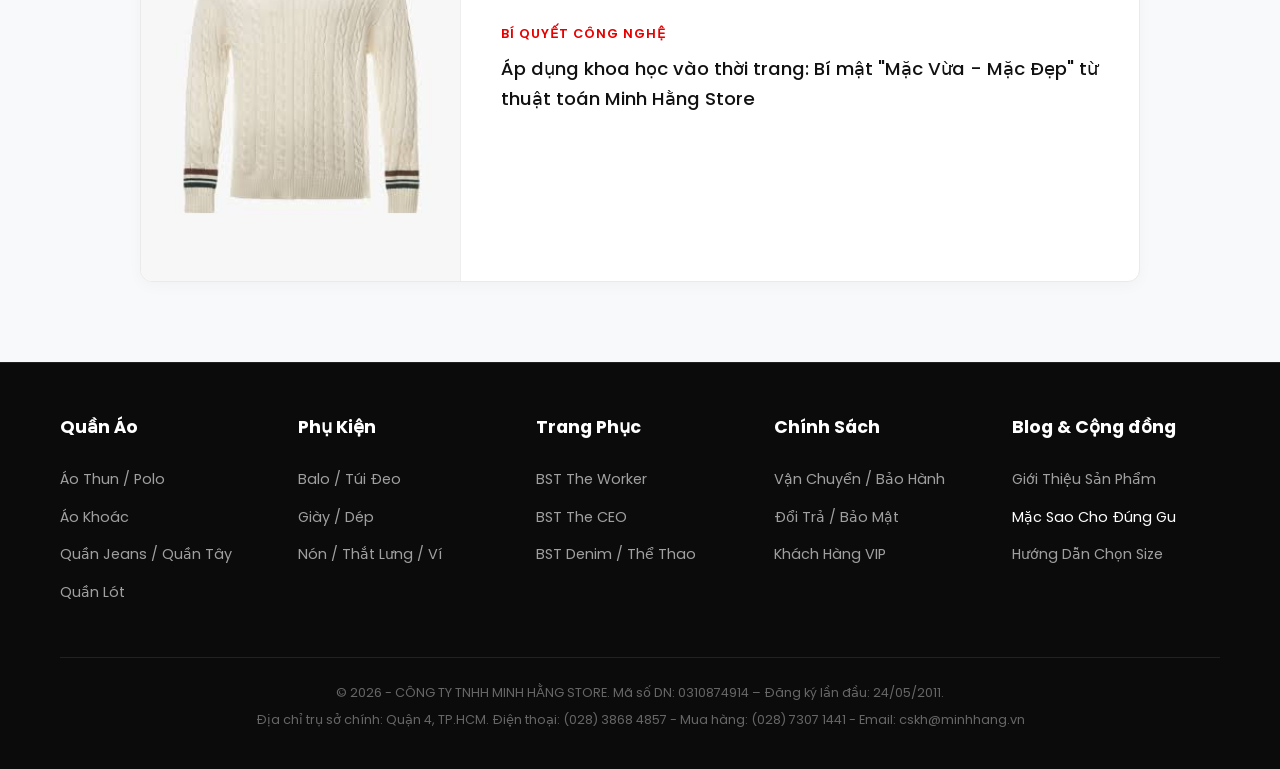
<file: mac-sao-cho-dung-gu.html>
<!DOCTYPE html>
<html lang="vi" data-theme="light">
<head>
    <meta charset="UTF-8"><meta name="viewport" content="width=device-width, initial-scale=1.0, maximum-scale=1.0, user-scalable=no, viewport-fit=cover">
    <title>Mặc Sao Cho Đúng Gu - Minh Hằng Store</title>
    <link rel="stylesheet" href="style.css"><link rel="stylesheet" href="chatbot.css">
    <link href="https://fonts.googleapis.com/css2?family=Playfair+Display:ital,wght@0,400;0,600;0,700;1,400&family=Poppins:wght@300;400;500;600&display=swap" rel="stylesheet">
    <style>
        .blog-page-wrapper { background-color: #f8f9fa; padding: 50px 20px 80px 20px; min-height: 80vh; font-family: 'Poppins', sans-serif; }
        .blog-container { max-width: 1000px; margin: 0 auto; }
        .blog-list { display: flex; flex-direction: column; gap: 20px; }
        .blog-item { display: flex; background: #fff; border-radius: 12px; overflow: hidden; box-shadow: 0 4px 15px rgba(0,0,0,0.03); border: 1px solid var(--border-color); transition: transform 0.2s ease, box-shadow 0.2s ease; text-decoration: none; color: inherit; }
        .blog-item:hover { transform: translateY(-3px); box-shadow: 0 8px 25px rgba(0,0,0,0.08); }
        .blog-img-wrapper { flex: 0 0 320px; max-width: 320px; position: relative; }
        .blog-img { width: 100%; height: 100%; object-fit: cover; display: block; border-right: 1px solid #eee; }
        .blog-content { padding: 30px 40px; display: flex; flex-direction: column; justify-content: center; flex: 1; }
        .blog-tag { font-size: 0.8rem; color: var(--accent-red); font-weight: 600; text-transform: uppercase; letter-spacing: 1px; margin-bottom: 10px; }
        .blog-title { font-size: 1.15rem; line-height: 1.6; color: #111; font-weight: 500; margin: 0; transition: color 0.2s; }
        .blog-item:hover .blog-title { color: var(--gold); }
        @media (max-width: 768px) { .blog-item { flex-direction: column; } .blog-img-wrapper { flex: auto; max-width: 100%; height: 250px; } .blog-img { border-right: none; border-bottom: 1px solid #eee; } .blog-content { padding: 25px 20px; } .blog-title { font-size: 1.05rem; } }
    </style>
</head>
<body>
    <div id="toast" role="alert" aria-live="assertive"></div><div id="sidebar-overlay" aria-hidden="true" onclick="closeSidebars()"></div>
    <div id="cart-sidebar" class="sidebar" role="dialog" aria-modal="true"><div class="sidebar-header"><h3>Giỏ Hàng (Cart)</h3><span class="close-sidebar" onclick="toggleCart()">&times;</span></div><div class="sidebar-content" id="cart-items"></div><div class="sidebar-footer"><div class="cart-total">Tổng thanh toán: <span id="cart-total-price">0đ</span></div><button class="btn" style="width: 100%; background: var(--text-main); color: var(--bg-color); padding: 18px; border-radius: 8px;" onclick="window.location.href='index.html'">TIẾN HÀNH THANH TOÁN</button></div></div>
    
    <!-- TOP BAR & HEADER ĐỒNG BỘ Y HỆT INDEX.HTML -->
    <div class="announcement-bar" role="complementary"><div class="top-bar-inner" style="justify-content: flex-end;"><div class="top-bar-utilities"><div class="top-bar-item" onclick="toggleTheme()">☀️ Theme</div><div class="top-bar-item" onclick="window.location.href='huong-dan-chon-size.html'">📏 Size Guide</div><div class="top-bar-item" onclick="window.location.href='index.html'">🚚 Tra cứu</div><div class="top-bar-item" onclick="toggleWishlist()">❤️ Yêu thích <span id="wishlist-count" class="wishlist-badge">0</span></div></div></div></div>
    <header class="sticky-header" role="banner"><nav class="nav-container" role="navigation"><div class="hamburger" onclick="window.location.href='index.html'"><svg width="28" height="28" viewBox="0 0 24 24" fill="none" stroke="currentColor" stroke-width="2"><line x1="3" y1="12" x2="21" y2="12"></line><line x1="3" y1="6" x2="21" y2="6"></line><line x1="3" y1="18" x2="21" y2="18"></line></svg></div><div class="logo" onclick="window.location.href='index.html'" style="cursor:pointer;"><svg width="32" height="32" viewBox="0 0 24 24" fill="none" stroke="currentColor" stroke-width="2"><path d="M12 22s8-4 8-10V5l-8-3-8 3v7c0 6 8 10 8 10z"></path><text x="12" y="15" font-size="10" text-anchor="middle" fill="currentColor" stroke="none" font-weight="bold">M</text></svg><span>MINHHANG</span></div>
    <ul class="main-menu">
        <li class="sale-tag"><a href="index.html">SALE</a></li>
        <li class="has-mega"><a href="index.html">BỘ SƯU TẬP ▾</a><div class="mega-menu" style="width: 1050px; left: 50%; transform: translateX(-35%); padding: 30px 40px;"><div class="mega-container" style="grid-template-columns: repeat(4, 1fr); gap: 20px;"><div class="mega-col"><h4>⭐ THIẾT YẾU</h4><ul><li><a href="index.html">Bộ Sưu Tập Non Branded</a></li><li><a href="index.html">Bộ Sưu Tập Seventy Seven</a></li><li><a href="index.html">Bộ Sưu Tập The Worker</a></li></ul><h4 style="margin-top: 25px;">🏃 THỂ THAO</h4><ul><li><a href="index.html">Bộ Sưu Tập The Beginner</a></li><li><a href="index.html">Bộ Sưu Tập The Trainer</a></li></ul></div><div class="mega-col"><h4>💻 CÔNG NGHỆ</h4><ul><li><a href="index.html">Bộ Sưu Tập The Minimalist</a></li><li><a href="index.html">Bộ Sưu Tập The CEO</a></li></ul><h4 style="margin-top: 25px;">✨ SIGNATURE</h4><ul><li><a href="index.html">Signature (Đặc Trưng)</a></li></ul></div><div class="mega-col"><h4>🌴 TẬN HƯỞNG</h4><ul><li><a href="index.html">Bộ Sưu Tập The No Style</a></li><li><a href="index.html">Bộ Sưu Tập The Weekend</a></li><li><a href="index.html">Bộ Sưu Tập The Home Body</a></li></ul></div><div class="mega-col"><h4>👖 JEAN (DENIM)</h4><ul><li><a href="index.html">Bộ Sưu Tập The Original Jean</a></li><li><a href="index.html">Bộ Sưu Tập Tek Black Jean</a></li><li><a href="index.html">Bộ Sưu Tập Multi Color Jean</a></li></ul></div></div></div></li>
        <li class="has-mega"><a href="index.html">ÁO ▾</a><div class="mega-menu" style="width: 750px; left: 50%; transform: translateX(-40%); padding: 30px;"><div class="mega-container" style="grid-template-columns: repeat(3, 1fr);"><div class="mega-col"><h4>👕 ÁO NAM</h4><ul><li><a href="index.html">Áo Thun / Polo</a></li><li><a href="index.html">Áo Sơ Mi</a></li><li><a href="index.html">Áo Khoác</a></li></ul></div><div class="mega-col"><h4>👗 ÁO NỮ</h4><ul><li><a href="index.html">Áo Thun / Croptop</a></li><li><a href="index.html">Áo Sơ Mi / Blouse</a></li><li><a href="index.html">Áo Khoác Tweed</a></li></ul></div><div class="mega-col"><h4>👫 ÁO ĐỒ ĐÔI</h4><ul><li><a href="index.html">Áo Thun Đôi</a></li><li><a href="index.html">Áo Khoác / Len Đôi</a></li></ul></div></div></div></li>
        <li class="has-mega"><a href="index.html">QUẦN ▾</a><div class="mega-menu" style="width: 750px; left: 50%; transform: translateX(-50%); padding: 30px;"><div class="mega-container" style="grid-template-columns: repeat(3, 1fr);"><div class="mega-col"><h4>👖 QUẦN NAM</h4><ul><li><a href="index.html">Quần Jeans</a></li><li><a href="index.html">Quần Tây / Chino</a></li><li><a href="index.html">Quần Short</a></li></ul></div><div class="mega-col"><h4>👖 QUẦN & VÁY NỮ</h4><ul><li><a href="index.html">Quần Tây Công Sở</a></li><li><a href="index.html">Chân Váy</a></li><li><a href="index.html">Đầm Dạ Hội</a></li></ul></div><div class="mega-col"><h4>👖 QUẦN UNISEX</h4><ul><li><a href="index.html">Quần Thể Thao Đôi</a></li><li><a href="index.html">Quần Jean Ống Thụng</a></li></ul></div></div></div></li>
        <li class="has-mega"><a href="index.html" style="color: var(--accent-red); font-weight: bold;">PHỤ KIỆN ▾</a><div class="mega-menu" style="width: 900px; left: 50%; transform: translateX(-65%); padding: 30px;"><div class="mega-container" style="grid-template-columns: repeat(4, 1fr);"><div class="mega-col"><h4>🧢 NÓN</h4><ul><li><a href="index.html">Nón Các Loại</a></li></ul><h4 style="margin-top: 25px;">🔗 DÂY NỊT</h4><ul><li><a href="index.html">Dây Nịt Da</a></li></ul></div><div class="mega-col"><h4>👝 TÚI ĐEO</h4><ul><li><a href="index.html">Túi Đeo Chéo / Tote</a></li></ul><h4 style="margin-top: 25px;">🧦 VỚ</h4><ul><li><a href="index.html">Vớ Basic</a></li></ul></div><div class="mega-col"><h4>🎒 BALO</h4><ul><li><a href="index.html">Balo Da / Laptop</a></li></ul><h4>🕶️ KÍNH MẮT</h4><ul><li><a href="index.html">Kính Phân Cực</a></li></ul></div><div class="mega-col"><h4>🪪 VÍ & ĐỒNG HỒ</h4><ul><li><a href="index.html">Trang Sức / Đồng Hồ</a></li></ul><h4 style="margin-top: 25px;">👞 GIÀY</h4><ul><li><a href="index.html">Giày Oxford / Sneaker</a></li></ul></div></div></div></li>
        <li><a href="index.html">CỬA HÀNG</a></li><li><a href="index.html" style="font-weight: bold; color: var(--gold);">VIP</a></li>
    </ul>
    <div class="nav-icons" style="display: flex; gap: 15px;"><svg title="Tài khoản" onclick="window.location.href='index.html'" width="24" height="24" viewBox="0 0 24 24" fill="none" stroke="currentColor" stroke-width="2" style="cursor:pointer;"><path d="M20 21v-2a4 4 0 0 0-4-4H8a4 4 0 0 0-4 4v2"></path><circle cx="12" cy="7" r="4"></circle></svg><div style="position: relative; cursor: pointer;" onclick="toggleCart()"><svg width="24" height="24" viewBox="0 0 24 24" fill="none" stroke="currentColor" stroke-width="2"><rect x="3" y="8" width="18" height="14" rx="2" ry="2"></rect><path d="M8 8V6a4 4 0 0 1 8 0v2"></path></svg></div></div></nav></header>

    <main class="blog-page-wrapper">
        <div class="blog-container">
            <a href="index.html" style="display: inline-block; color: var(--gold); text-decoration: none; font-size: 0.95rem; font-weight: 500; margin-bottom: 20px; transition: 0.2s;" onmouseover="this.style.opacity='0.7'" onmouseout="this.style.opacity='1'">← Trở về Trang Chủ</a>
            <h1 style="font-family: var(--font-heading); font-size: clamp(2rem, 4vw, 2.5rem); text-align: center; margin-bottom: 40px; color: #111; font-weight: 700;">Hướng Dẫn Mặc Đẹp (Gu Ăn Mặc)</h1>
            <div class="blog-list">
                <!-- 8 BÀI VIẾT DÙNG ẢNH LOCAL -->
                <a href="#" class="blog-item"><div class="blog-img-wrapper"><img src="./images/ao-hoodie-tron.jpg" alt="Phối đồ nam Đà Lạt" class="blog-img"></div><div class="blog-content"><div class="blog-tag">Trải Nghiệm Du Lịch</div><h2 class="blog-title">Cách phối đồ nam đi Đà Lạt với Áo Hoodie trắng vừa ấm vừa chụp hình sống ảo nghìn like 2026.</h2></div></a>
                <a href="#" class="blog-item"><div class="blog-img-wrapper"><img src="./images/ao-polo-nam.jpg" alt="Polo và quần jean" class="blog-img"></div><div class="blog-content"><div class="blog-tag">Công Sở Chuyên Nghiệp</div><h2 class="blog-title">Phối áo polo nam và quần jean đi làm văn phòng vừa gọn gàng vừa thoải mái.</h2></div></a>
                <a href="#" class="blog-item"><div class="blog-img-wrapper"><img src="./images/ao-khoac-denim.jpg" alt="Áo khoác Denim" class="blog-img"></div><div class="blog-content"><div class="blog-tag">Góc Cảnh Báo & Phối Đồ</div><h2 class="blog-title">Mưa lạnh gió lùa, bảo vệ cơ thể an toàn tuyệt đối với Áo Khoác Denim dày dặn chuẩn Gu.</h2></div></a>
                <a href="#" class="blog-item"><div class="blog-img-wrapper"><img src="./images/ao-khoac-bomber.jpg" alt="Mặc gì hẹn hò mùa mưa" class="blog-img"></div><div class="blog-content"><div class="blog-tag">Ghi Điểm Cùng Nàng</div><h2 class="blog-title">Mặc Gì Hẹn Hò Với Bạn Gái Mùa Mưa? Khoác Bomber nam tính là sự lựa chọn số 1 năm 2026.</h2></div></a>
                <a href="#" class="blog-item"><div class="blog-img-wrapper"><img src="./images/ao-so-mi-nam.jpg" alt="Ra mắt nhà người yêu" class="blog-img"></div><div class="blog-content"><div class="blog-tag">Kỹ Năng Sống</div><h2 class="blog-title">Lần đầu ra mắt nhà người yêu nên mặc áo sơ mi lịch lãm hay áo thun có cổ?</h2></div></a>
                <a href="#" class="blog-item"><div class="blog-img-wrapper"><img src="./images/ao-sweater.jpg" alt="Cách phối đồ đi quẩy" class="blog-img"></div><div class="blog-content"><div class="blog-tag">Phong Cách Phố</div><h2 class="blog-title">Cách phối áo Sweater basic nam đi quẩy cuối tuần nổi bật nhưng không làm màu.</h2></div></a>
                <a href="#" class="blog-item"><div class="blog-img-wrapper"><img src="./images/ao-thun-nam.jpg" alt="Mặc đồ tập gym" class="blog-img"></div><div class="blog-content"><div class="blog-tag">Thể Thao & Sức Khỏe</div><h2 class="blog-title">Mặc áo thun tập thể dục sao cho thấm mồ hôi tốt, nách không có mùi chua.</h2></div></a>
                <a href="#" class="blog-item"><div class="blog-img-wrapper"><img src="./images/ao-len-nam.jpg" alt="Thuật toán Minh Hằng Store" class="blog-img"></div><div class="blog-content"><div class="blog-tag">Bí Quyết Công Nghệ</div><h2 class="blog-title">Áp dụng khoa học vào thời trang: Bí mật "Mặc Vừa - Mặc Đẹp" từ thuật toán Minh Hằng Store</h2></div></a>
            </div>
        </div>
    </main>

    <!-- FOOTER ĐỒNG BỘ Y HỆT INDEX.HTML -->
    <footer class="mh-mega-footer" style="background-color: #0b0b0b; color: #fff; padding: 50px 0 40px; font-family: 'Poppins', sans-serif; border-top: 1px solid #222;">
        <div style="max-width: 1200px; margin: 0 auto; padding: 0 20px;">
            <div style="display: grid; grid-template-columns: repeat(auto-fit, minmax(200px, 1fr)); gap: 30px;">
                <div><h4 style="font-size: 1.1rem; margin-bottom: 25px; font-weight: 700; color: #fff;">Quần Áo</h4><ul style="list-style: none; padding: 0; margin: 0;"><li style="margin-bottom: 12px;"><a href="index.html" style="color: #a0a0a0; text-decoration: none; font-size: 0.9rem;">Áo Thun / Polo</a></li><li style="margin-bottom: 12px;"><a href="index.html" style="color: #a0a0a0; text-decoration: none; font-size: 0.9rem;">Áo Khoác</a></li><li style="margin-bottom: 12px;"><a href="index.html" style="color: #a0a0a0; text-decoration: none; font-size: 0.9rem;">Quần Jeans / Quần Tây</a></li><li style="margin-bottom: 12px;"><a href="index.html" style="color: #a0a0a0; text-decoration: none; font-size: 0.9rem;">Quần Lót</a></li></ul></div>
                <div><h4 style="font-size: 1.1rem; margin-bottom: 25px; font-weight: 700; color: #fff;">Phụ Kiện</h4><ul style="list-style: none; padding: 0; margin: 0;"><li style="margin-bottom: 12px;"><a href="index.html" style="color: #a0a0a0; text-decoration: none; font-size: 0.9rem;">Balo / Túi Đeo</a></li><li style="margin-bottom: 12px;"><a href="index.html" style="color: #a0a0a0; text-decoration: none; font-size: 0.9rem;">Giày / Dép</a></li><li style="margin-bottom: 12px;"><a href="index.html" style="color: #a0a0a0; text-decoration: none; font-size: 0.9rem;">Nón / Thắt Lưng / Ví</a></li></ul></div>
                <div><h4 style="font-size: 1.1rem; margin-bottom: 25px; font-weight: 700; color: #fff;">Trang Phục</h4><ul style="list-style: none; padding: 0; margin: 0;"><li style="margin-bottom: 12px;"><a href="index.html" style="color: #a0a0a0; text-decoration: none; font-size: 0.9rem;">BST The Worker</a></li><li style="margin-bottom: 12px;"><a href="index.html" style="color: #a0a0a0; text-decoration: none; font-size: 0.9rem;">BST The CEO</a></li><li style="margin-bottom: 12px;"><a href="index.html" style="color: #a0a0a0; text-decoration: none; font-size: 0.9rem;">BST Denim / Thể Thao</a></li></ul></div>
                <div><h4 style="font-size: 1.1rem; margin-bottom: 25px; font-weight: 700; color: #fff;">Chính Sách</h4><ul style="list-style: none; padding: 0; margin: 0;"><li style="margin-bottom: 12px;"><a href="index.html" style="color: #a0a0a0; text-decoration: none; font-size: 0.9rem;">Vận Chuyển / Bảo Hành</a></li><li style="margin-bottom: 12px;"><a href="index.html" style="color: #a0a0a0; text-decoration: none; font-size: 0.9rem;">Đổi Trả / Bảo Mật</a></li><li style="margin-bottom: 12px;"><a href="index.html" style="color: #a0a0a0; text-decoration: none; font-size: 0.9rem;">Khách Hàng VIP</a></li></ul></div>
                <div><h4 style="font-size: 1.1rem; margin-bottom: 25px; font-weight: 700; color: #fff;">Blog & Cộng đồng</h4><ul style="list-style: none; padding: 0; margin: 0;"><li style="margin-bottom: 12px;"><a href="gioi-thieu-san-pham.html" style="color: #a0a0a0; text-decoration: none; font-size: 0.9rem;">Giới Thiệu Sản Phẩm</a></li><li style="margin-bottom: 12px;"><a href="mac-sao-cho-dung-gu.html" style="color: #fff; text-decoration: none; font-size: 0.9rem;">Mặc Sao Cho Đúng Gu</a></li><li style="margin-bottom: 12px;"><a href="huong-dan-chon-size.html" style="color: #a0a0a0; text-decoration: none; font-size: 0.9rem;">Hướng Dẫn Chọn Size</a></li></ul></div>
            </div>
            <div style="text-align: center; margin-top: 40px; padding-top: 25px; border-top: 1px solid #222; font-size: 0.8rem; color: #666; display: flex; flex-direction: column; gap: 8px; line-height: 1.5;">
                <span>© 2026 - CÔNG TY TNHH MINH HẰNG STORE. Mã số DN: 0310874914 – Đăng ký lần đầu: 24/05/2011.</span>
                <span>Địa chỉ trụ sở chính: Quận 4, TP.HCM. Điện thoại: (028) 3868 4857 - Mua hàng: (028) 7307 1441 - Email: cskh@minhhang.vn</span>
            </div>
        </div>
    </footer>
    <script src="script.js" defer></script>
</body>
</html>
</file>
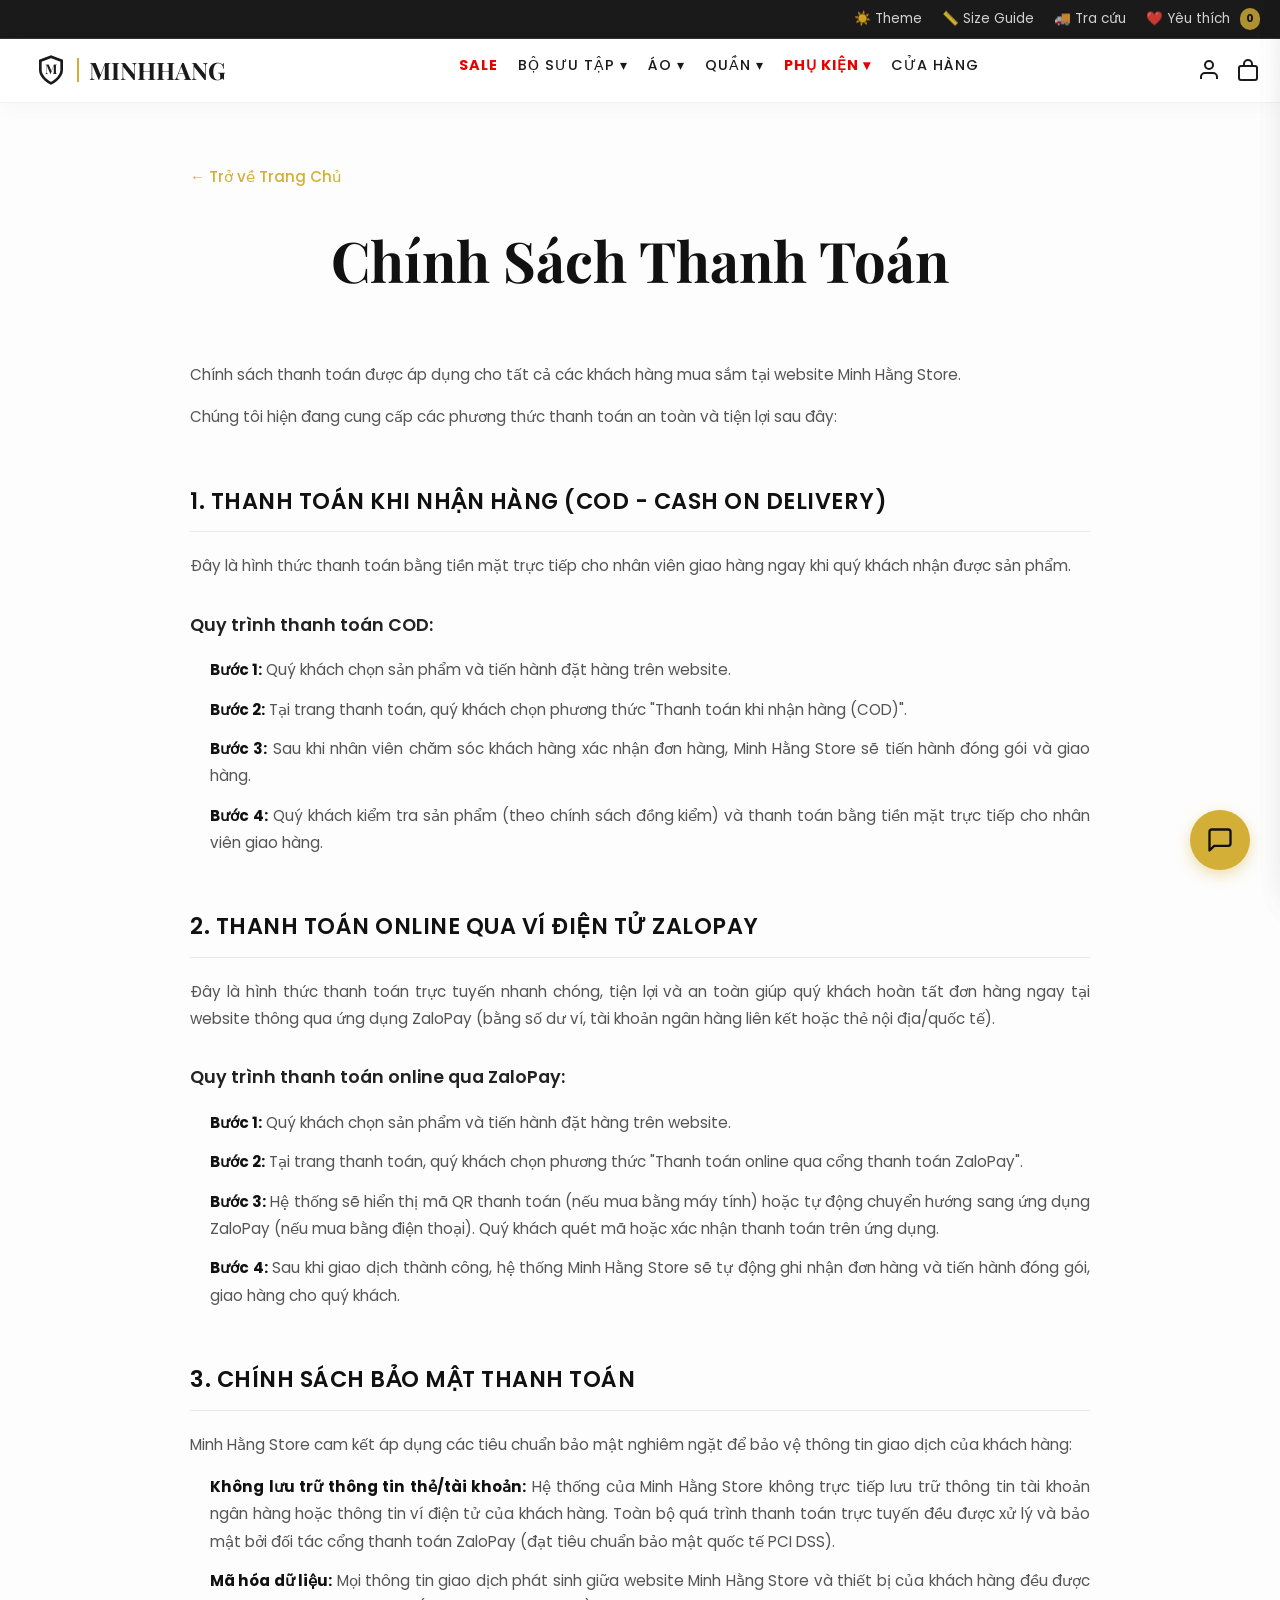
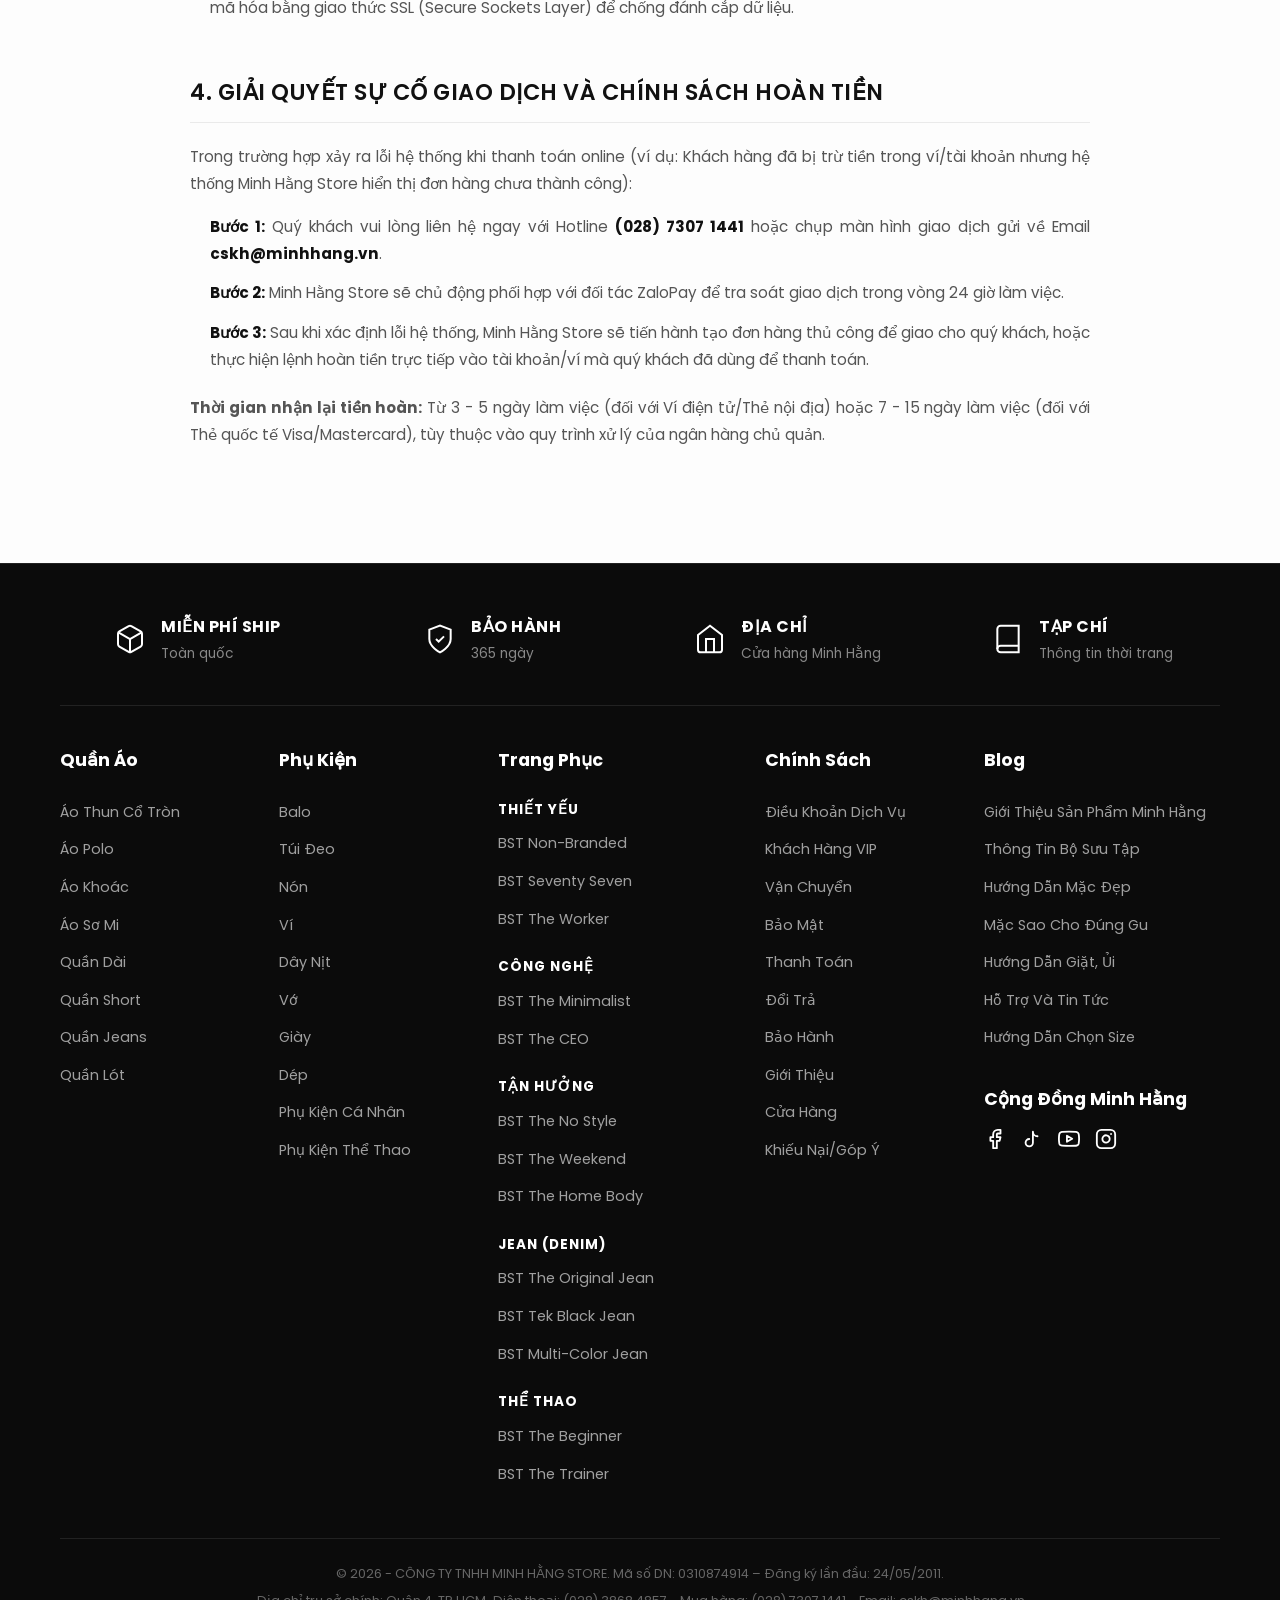
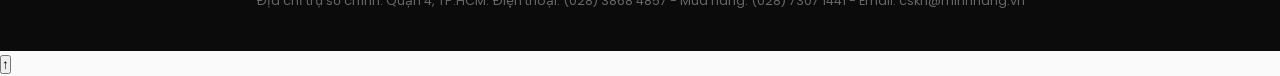
<file: thanh-toan.html>
<!DOCTYPE html>
<html lang="vi" data-theme="light">
<head>
    <meta charset="UTF-8">
    <meta name="viewport" content="width=device-width, initial-scale=1.0, maximum-scale=1.0, user-scalable=no, viewport-fit=cover">
    <meta name="apple-mobile-web-app-capable" content="yes">
    <meta name="apple-mobile-web-app-status-bar-style" content="black-translucent">
    <title>Chính Sách Thanh Toán - Minh Hằng Store</title>
    
    <link rel="stylesheet" href="style.css">
    <link rel="stylesheet" href="chatbot.css">

    <link rel="preconnect" href="https://fonts.googleapis.com">
    <link rel="preconnect" href="https://fonts.gstatic.com" crossorigin>
    <link href="https://fonts.googleapis.com/css2?family=Playfair+Display:ital,wght@0,400;0,600;0,700;1,400&family=Poppins:wght@300;400;500;600;700&display=swap" rel="stylesheet">
    
    <!-- CSS DÀNH RIÊNG CHO MEGA MENU FULL MÀN HÌNH -->
    <style>
        @media (min-width: 993px) {
            header.sticky-header { 
                position: relative !important; 
            }
            nav.nav-container, ul.main-menu, li.has-mega { 
                position: static !important; 
            }
            
            .mega-menu { 
                position: absolute !important; 
                left: 0 !important; 
                right: 0 !important; 
                width: 100% !important; 
                transform: none !important; 
                padding: 40px 0 !important; 
                background: #fff !important; 
                border-top: 1px solid #eaeaea; 
                box-shadow: 0 15px 30px rgba(0,0,0,0.08) !important;
                z-index: 999;
            }
            
            .mega-container {
                max-width: 1200px !important;
                margin: 0 auto !important;
                padding: 0 20px !important;
                text-align: left !important;
                display: grid !important;
                gap: 30px !important;
            }

            .mega-col h4 { 
                font-family: 'Poppins', sans-serif; 
                font-size: 0.85rem !important; 
                font-weight: 700 !important; 
                text-transform: uppercase; 
                margin-bottom: 20px !important; 
                color: #111 !important; 
                letter-spacing: 0.5px; 
            }
            .mega-col ul { 
                display: flex; 
                flex-direction: column; 
                gap: 12px !important; 
                list-style: none; 
                padding: 0; 
                margin: 0; 
            }
            .mega-col ul li a { 
                font-size: 0.9rem !important; 
                color: #666 !important; 
                transition: 0.2s; 
                font-weight: 400 !important; 
                text-decoration: none; 
                cursor: pointer; 
            }
            .mega-col ul li a:hover { 
                color: var(--gold, #d4af37) !important; 
                font-weight: 500 !important; 
                transform: translateX(5px); 
                display: inline-block; 
            }
        }
    </style>

    <!-- CSS DÀNH RIÊNG CHO TRANG CHÍNH SÁCH -->
    <style>
        .policy-page-wrapper {
            background-color: #fdfdfd;
            padding: 60px 20px 100px 20px;
            font-family: 'Poppins', sans-serif;
            color: #333;
            line-height: 1.8;
        }

        .policy-container {
            max-width: 900px;
            margin: 0 auto;
        }

        .policy-title {
            font-family: var(--font-heading, 'Playfair Display');
            font-size: clamp(2.5rem, 5vw, 3.5rem);
            color: #111;
            text-align: center;
            margin-bottom: 50px;
            font-weight: 700;
        }

        .policy-content h3 {
            font-size: 1.4rem;
            color: #111;
            font-weight: 600;
            margin-top: 50px;
            margin-bottom: 20px;
            text-transform: uppercase;
            letter-spacing: 0.5px;
            border-bottom: 1px solid #eaeaea;
            padding-bottom: 10px;
        }

        .policy-content h4 {
            font-size: 1.1rem;
            color: #222;
            font-weight: 600;
            margin-top: 30px;
            margin-bottom: 15px;
        }

        .policy-content p {
            margin-bottom: 15px;
            font-size: 0.95rem;
            color: #555;
            text-align: justify;
        }

        .policy-content ul {
            margin-bottom: 20px;
            padding-left: 20px;
        }

        .policy-content li {
            margin-bottom: 12px;
            font-size: 0.95rem;
            color: #555;
            text-align: justify;
        }

        .policy-content li b {
            color: #111;
        }

        .policy-highlight {
            font-weight: 600;
            color: var(--accent-red, #d9534f);
        }
    </style>
</head>
<body>

    <div id="toast" role="alert" aria-live="assertive"></div>
    <div id="sidebar-overlay" aria-hidden="true" onclick="closeSidebars()"></div>

    <!-- SIDEBAR GIỎ HÀNG -->
    <div id="cart-sidebar" class="sidebar" role="dialog" aria-modal="true">
        <div class="sidebar-header">
            <h3>Giỏ Hàng (Cart)</h3>
            <span class="close-sidebar" onclick="toggleCart()">&times;</span>
        </div>
        <div class="sidebar-content" id="cart-items"></div>
        <div class="sidebar-footer">
            <div class="cart-total">Tổng thanh toán: <span id="cart-total-price">0đ</span></div>
            <button class="btn" style="width: 100%; background: var(--text-main); color: var(--bg-color); padding: 18px; border-radius: 8px;" onclick="window.location.href='index.html'">TIẾN HÀNH THANH TOÁN</button>
        </div>
    </div>

    <!-- SIDEBAR YÊU THÍCH -->
    <div id="wishlist-sidebar" class="sidebar" role="dialog" aria-modal="true">
        <div class="sidebar-header">
            <h3>Mục Yêu Thích</h3>
            <span class="close-sidebar" onclick="toggleWishlist()">&times;</span>
        </div>
        <div class="sidebar-content" id="wishlist-items"></div>
    </div>

    <!-- TOP BAR -->
    <div class="announcement-bar" role="complementary">
        <div class="top-bar-inner" style="justify-content: flex-end;">
            <div class="top-bar-utilities">
                <div class="top-bar-item" onclick="toggleTheme()">☀️ Theme</div>
                <div class="top-bar-item" onclick="window.location.href='huong-dan-chon-size.html'">📏 Size Guide</div>
                <div class="top-bar-item" onclick="window.location.href='index.html'">🚚 Tra cứu</div>
                <div class="top-bar-item" onclick="toggleWishlist()">❤️ Yêu thích <span id="wishlist-count" class="wishlist-badge">0</span></div>
            </div>
        </div>
    </div>
    
    <!-- HEADER -->
    <header class="sticky-header" role="banner">
        <nav class="nav-container" role="navigation">
            <div class="hamburger" onclick="toggleMobileNav()">
                <svg width="28" height="28" viewBox="0 0 24 24" fill="none" stroke="currentColor" stroke-width="2">
                    <line x1="3" y1="12" x2="21" y2="12"></line>
                    <line x1="3" y1="6" x2="21" y2="6"></line>
                    <line x1="3" y1="18" x2="21" y2="18"></line>
                </svg>
            </div>
            
            <div class="mobile-nav-backdrop" id="mobile-nav-backdrop" onclick="toggleMobileNav()"></div>

            <!-- MENU DI ĐỘNG -->
            <div class="mobile-nav-overlay" id="mobile-nav" role="dialog">
                <div class="mobile-nav-header-drawer">
                    <span class="mobile-close-btn" onclick="toggleMobileNav()">
                        <svg width="24" height="24" viewBox="0 0 24 24" fill="none" stroke="currentColor" stroke-width="2">
                            <line x1="18" y1="6" x2="6" y2="18"></line>
                            <line x1="6" y1="6" x2="18" y2="18"></line>
                        </svg>
                    </span>
                    <div class="logo" style="margin: 0; font-size: 1.2rem;" onclick="window.location.href='index.html'">
                        <svg width="22" height="22" viewBox="0 0 24 24" fill="none" stroke="currentColor" stroke-width="2">
                            <path d="M12 22s8-4 8-10V5l-8-3-8 3v7c0 6 8 10 8 10z"></path>
                            <text x="12" y="15" font-size="10" text-anchor="middle" fill="currentColor" stroke="none" font-weight="bold">M</text>
                        </svg>
                        <span style="border-left: 1px solid var(--gold); padding-left: 5px; margin-left: 5px;">MinhHang</span>
                    </div>
                </div>
                <ul class="accordion-menu">
                    <li class="accordion-item"><div class="accordion-header" onclick="window.location.href='index.html'">TRANG CHỦ</div></li>
                    <li class="accordion-item"><div class="accordion-header" onclick="window.location.href='index.html'">BỘ SƯU TẬP</div></li>
                    <li class="accordion-item"><div class="accordion-header" onclick="window.location.href='index.html'">ÁO & QUẦN</div></li>
                    <li class="accordion-item" style="border: none;"><div class="accordion-header" style="color: var(--gold);" onclick="window.location.href='index.html'">VIP - ĐĂNG NHẬP</div></li>
                </ul>
            </div>

            <div class="logo" onclick="window.location.href='index.html'" style="cursor: pointer;">
                <svg width="32" height="32" viewBox="0 0 24 24" fill="none" stroke="currentColor" stroke-width="2">
                    <path d="M12 22s8-4 8-10V5l-8-3-8 3v7c0 6 8 10 8 10z"></path>
                    <text x="12" y="15" font-size="10" text-anchor="middle" fill="currentColor" stroke="none" font-weight="bold">M</text>
                </svg>
                <span>MINHHANG</span>
            </div>

            <!-- MEGA MENU BUNG FULL WIDTH CHUẨN XÁC -->
            <ul class="main-menu">
                <li class="sale-tag"><a href="index.html">SALE</a></li>
                <li class="has-mega"><a href="index.html">BỘ SƯU TẬP ▾</a>
                    <div class="mega-menu">
                        <div class="mega-container">
                            <div class="mega-col">
                                <h4>THIẾT YẾU</h4>
                                <ul><li><a href="index.html">BST Non-Branded</a></li><li><a href="index.html">BST Seventy Seven</a></li><li><a href="index.html">BST The Worker</a></li></ul>
                                <h4 style="margin-top: 25px;">THỂ THAO</h4>
                                <ul><li><a href="index.html">BST The Beginner</a></li><li><a href="index.html">BST The Trainer</a></li></ul>
                            </div>
                            <div class="mega-col">
                                <h4>CÔNG NGHỆ</h4>
                                <ul><li><a href="index.html">BST The Minimalist</a></li><li><a href="index.html">BST The CEO</a></li></ul>
                                <h4 style="margin-top: 25px;">SIGNATURE</h4>
                                <ul><li><a href="index.html">Khám Phá Signature</a></li></ul>
                            </div>
                            <div class="mega-col">
                                <h4>TẬN HƯỞNG</h4>
                                <ul><li><a href="index.html">BST The No Style</a></li><li><a href="index.html">BST The Weekend</a></li><li><a href="index.html">BST The Home Body</a></li></ul>
                            </div>
                            <div class="mega-col">
                                <h4>JEAN (DENIM)</h4>
                                <ul><li><a href="index.html">BST The Original Jean</a></li><li><a href="index.html">BST Tek Black Jean</a></li><li><a href="index.html">BST Multi Color Jean</a></li></ul>
                            </div>
                        </div>
                    </div>
                </li>
                <li class="has-mega"><a href="index.html">ÁO ▾</a>
                    <div class="mega-menu">
                        <div class="mega-container" style="grid-template-columns: repeat(3, 1fr);">
                            <div class="mega-col"><h4>👕 ÁO NAM</h4><ul><li><a href="index.html">Áo Thun / Polo</a></li><li><a href="index.html">Áo Sơ Mi</a></li><li><a href="index.html">Áo Khoác</a></li></ul></div>
                            <div class="mega-col"><h4>👗 ÁO NỮ</h4><ul><li><a href="index.html">Áo Thun / Croptop</a></li><li><a href="index.html">Áo Sơ Mi / Blouse</a></li><li><a href="index.html">Áo Khoác Tweed</a></li></ul></div>
                            <div class="mega-col"><h4>👫 ÁO ĐỒ ĐÔI</h4><ul><li><a href="index.html">Áo Thun Đôi</a></li><li><a href="index.html">Áo Khoác / Len Đôi</a></li></ul></div>
                        </div>
                    </div>
                </li>
                <li class="has-mega"><a href="index.html">QUẦN ▾</a>
                    <div class="mega-menu">
                        <div class="mega-container" style="grid-template-columns: repeat(3, 1fr);">
                            <div class="mega-col"><h4>👖 QUẦN NAM</h4><ul><li><a href="index.html">Quần Jeans</a></li><li><a href="index.html">Quần Tây / Chino</a></li><li><a href="index.html">Quần Short</a></li></ul></div>
                            <div class="mega-col"><h4>👖 QUẦN & VÁY NỮ</h4><ul><li><a href="index.html">Quần Tây Công Sở</a></li><li><a href="index.html">Chân Váy</a></li><li><a href="index.html">Đầm Dạ Hội</a></li></ul></div>
                            <div class="mega-col"><h4>👖 QUẦN UNISEX</h4><ul><li><a href="index.html">Quần Thể Thao Đôi</a></li><li><a href="index.html">Quần Jean Ống Thụng</a></li></ul></div>
                        </div>
                    </div>
                </li>
                <li class="has-mega"><a href="index.html" style="color: var(--accent-red); font-weight: bold;">PHỤ KIỆN ▾</a>
                    <div class="mega-menu">
                        <div class="mega-container" style="grid-template-columns: repeat(4, 1fr);">
                            <div class="mega-col"><h4>🧢 NÓN</h4><ul><li><a href="index.html">Nón Các Loại</a></li></ul><h4 style="margin-top: 25px;">🔗 DÂY NỊT</h4><ul><li><a href="index.html">Dây Nịt Da</a></li></ul></div>
                            <div class="mega-col"><h4>👝 TÚI ĐEO</h4><ul><li><a href="index.html">Túi Đeo Chéo / Tote</a></li></ul><h4 style="margin-top: 25px;">🧦 VỚ</h4><ul><li><a href="index.html">Vớ Basic</a></li></ul></div>
                            <div class="mega-col"><h4>🎒 BALO</h4><ul><li><a href="index.html">Balo Da / Laptop</a></li></ul><h4>🕶️ KÍNH MẮT</h4><ul><li><a href="index.html">Kính Phân Cực</a></li></ul></div>
                            <div class="mega-col"><h4>🪪 VÍ & ĐỒNG HỒ</h4><ul><li><a href="index.html">Trang Sức / Đồng Hồ</a></li></ul><h4 style="margin-top: 25px;">👞 GIÀY</h4><ul><li><a href="index.html">Giày Oxford / Sneaker</a></li></ul></div>
                        </div>
                    </div>
                </li>
                <li><a href="index.html">CỬA HÀNG</a></li>
            </ul>
            
            <div class="nav-icons" style="display: flex; gap: 15px;">
                <svg title="Tài khoản" onclick="window.location.href='index.html'" width="24" height="24" viewBox="0 0 24 24" fill="none" stroke="currentColor" stroke-width="2" style="cursor: pointer;">
                    <path d="M20 21v-2a4 4 0 0 0-4-4H8a4 4 0 0 0-4 4v2"></path>
                    <circle cx="12" cy="7" r="4"></circle>
                </svg>
                <div style="position: relative; display: flex; align-items: center; cursor: pointer;" onclick="toggleCart()">
                    <svg width="24" height="24" viewBox="0 0 24 24" fill="none" stroke="currentColor" stroke-width="2">
                        <rect x="3" y="8" width="18" height="14" rx="2" ry="2"></rect>
                        <path d="M8 8V6a4 4 0 0 1 8 0v2"></path>
                    </svg>
                    <span id="cart-count" class="cart-badge-svg">0</span>
                </div>
            </div>
        </nav>
    </header>

    <!-- NỘI DUNG CHÍNH: CHÍNH SÁCH THANH TOÁN -->
    <main class="policy-page-wrapper">
        <div class="policy-container">
            <a href="index.html" style="display: inline-block; color: var(--gold); text-decoration: none; font-size: 0.95rem; font-weight: 500; margin-bottom: 20px;">
                ← Trở về Trang Chủ
            </a>
            <h1 class="policy-title">Chính Sách Thanh Toán</h1>

            <div class="policy-content">
                <p>Chính sách thanh toán được áp dụng cho tất cả các khách hàng mua sắm tại website Minh Hằng Store.</p>
                <p>Chúng tôi hiện đang cung cấp các phương thức thanh toán an toàn và tiện lợi sau đây:</p>

                <h3>1. Thanh toán khi nhận hàng (COD - Cash On Delivery)</h3>
                <p>Đây là hình thức thanh toán bằng tiền mặt trực tiếp cho nhân viên giao hàng ngay khi quý khách nhận được sản phẩm.</p>
                
                <h4>Quy trình thanh toán COD:</h4>
                <ul>
                    <li><b>Bước 1:</b> Quý khách chọn sản phẩm và tiến hành đặt hàng trên website.</li>
                    <li><b>Bước 2:</b> Tại trang thanh toán, quý khách chọn phương thức "Thanh toán khi nhận hàng (COD)".</li>
                    <li><b>Bước 3:</b> Sau khi nhân viên chăm sóc khách hàng xác nhận đơn hàng, Minh Hằng Store sẽ tiến hành đóng gói và giao hàng.</li>
                    <li><b>Bước 4:</b> Quý khách kiểm tra sản phẩm (theo chính sách đồng kiểm) và thanh toán bằng tiền mặt trực tiếp cho nhân viên giao hàng.</li>
                </ul>

                <h3>2. Thanh toán online qua ví điện tử ZaloPay</h3>
                <p>Đây là hình thức thanh toán trực tuyến nhanh chóng, tiện lợi và an toàn giúp quý khách hoàn tất đơn hàng ngay tại website thông qua ứng dụng ZaloPay (bằng số dư ví, tài khoản ngân hàng liên kết hoặc thẻ nội địa/quốc tế).</p>
                
                <h4>Quy trình thanh toán online qua ZaloPay:</h4>
                <ul>
                    <li><b>Bước 1:</b> Quý khách chọn sản phẩm và tiến hành đặt hàng trên website.</li>
                    <li><b>Bước 2:</b> Tại trang thanh toán, quý khách chọn phương thức "Thanh toán online qua cổng thanh toán ZaloPay".</li>
                    <li><b>Bước 3:</b> Hệ thống sẽ hiển thị mã QR thanh toán (nếu mua bằng máy tính) hoặc tự động chuyển hướng sang ứng dụng ZaloPay (nếu mua bằng điện thoại). Quý khách quét mã hoặc xác nhận thanh toán trên ứng dụng.</li>
                    <li><b>Bước 4:</b> Sau khi giao dịch thành công, hệ thống Minh Hằng Store sẽ tự động ghi nhận đơn hàng và tiến hành đóng gói, giao hàng cho quý khách.</li>
                </ul>

                <h3>3. Chính sách bảo mật thanh toán</h3>
                <p>Minh Hằng Store cam kết áp dụng các tiêu chuẩn bảo mật nghiêm ngặt để bảo vệ thông tin giao dịch của khách hàng:</p>
                <ul>
                    <li><b>Không lưu trữ thông tin thẻ/tài khoản:</b> Hệ thống của Minh Hằng Store không trực tiếp lưu trữ thông tin tài khoản ngân hàng hoặc thông tin ví điện tử của khách hàng. Toàn bộ quá trình thanh toán trực tuyến đều được xử lý và bảo mật bởi đối tác cổng thanh toán ZaloPay (đạt tiêu chuẩn bảo mật quốc tế PCI DSS).</li>
                    <li><b>Mã hóa dữ liệu:</b> Mọi thông tin giao dịch phát sinh giữa website Minh Hằng Store và thiết bị của khách hàng đều được mã hóa bằng giao thức SSL (Secure Sockets Layer) để chống đánh cắp dữ liệu.</li>
                </ul>

                <h3>4. Giải quyết sự cố giao dịch và Chính sách hoàn tiền</h3>
                <p>Trong trường hợp xảy ra lỗi hệ thống khi thanh toán online (ví dụ: Khách hàng đã bị trừ tiền trong ví/tài khoản nhưng hệ thống Minh Hằng Store hiển thị đơn hàng chưa thành công):</p>
                <ul>
                    <li><b>Bước 1:</b> Quý khách vui lòng liên hệ ngay với Hotline <b>(028) 7307 1441</b> hoặc chụp màn hình giao dịch gửi về Email <b>cskh@minhhang.vn</b>.</li>
                    <li><b>Bước 2:</b> Minh Hằng Store sẽ chủ động phối hợp với đối tác ZaloPay để tra soát giao dịch trong vòng 24 giờ làm việc.</li>
                    <li><b>Bước 3:</b> Sau khi xác định lỗi hệ thống, Minh Hằng Store sẽ tiến hành tạo đơn hàng thủ công để giao cho quý khách, hoặc thực hiện lệnh hoàn tiền trực tiếp vào tài khoản/ví mà quý khách đã dùng để thanh toán.</li>
                </ul>
                <p><b>Thời gian nhận lại tiền hoàn:</b> Từ 3 - 5 ngày làm việc (đối với Ví điện tử/Thẻ nội địa) hoặc 7 - 15 ngày làm việc (đối với Thẻ quốc tế Visa/Mastercard), tùy thuộc vào quy trình xử lý của ngân hàng chủ quản.</p>

            </div>
        </div>
    </main>

    <!-- FOOTER CHUẨN XÁC, ĐẦY ĐỦ NHẤT -->
    <footer class="mh-mega-footer">
        <style>
            .mh-mega-footer { 
                background-color: #0b0b0b; 
                color: #fff; 
                padding: 50px 0 40px; 
                font-family: 'Poppins', sans-serif; 
                border-top: 1px solid #222; 
            }
            .mh-footer-container { 
                max-width: 1200px; 
                margin: 0 auto; 
                padding: 0 20px; 
            }
            .mh-footer-features { 
                display: grid; 
                grid-template-columns: repeat(4, 1fr); 
                gap: 20px; 
                border-bottom: 1px solid #222; 
                padding-bottom: 40px; 
                margin-bottom: 40px; 
            }
            @media(max-width: 992px) { 
                .mh-footer-features { grid-template-columns: repeat(2, 1fr); row-gap: 30px; } 
            }
            @media(max-width: 576px) { 
                .mh-footer-features { grid-template-columns: 1fr; } 
            }
            .mh-feat-item { 
                display: flex; 
                align-items: center; 
                justify-content: center; 
                gap: 15px; 
            }
            .mh-feat-text h5 { 
                font-size: 1rem; 
                font-weight: 700; 
                text-transform: uppercase; 
                margin: 0 0 3px 0; 
                letter-spacing: 0.5px; 
            }
            .mh-feat-text p { 
                font-size: 0.85rem; 
                color: #888; 
                margin: 0; 
            }
            .mh-footer-grid { 
                display: grid; 
                grid-template-columns: 1.2fr 1.2fr 1.5fr 1.2fr 1.5fr; 
                gap: 30px; 
            }
            @media(max-width: 1024px) { 
                .mh-footer-grid { grid-template-columns: repeat(3, 1fr); } 
            }
            @media(max-width: 768px) { 
                .mh-footer-grid { grid-template-columns: repeat(2, 1fr); } 
            }
            @media(max-width: 480px) { 
                .mh-footer-grid { grid-template-columns: 1fr; } 
            }
            .mh-footer-col h4 { 
                font-size: 1.1rem; 
                margin-bottom: 25px; 
                font-weight: 700; 
                color: #fff; 
                text-transform: capitalize; 
            }
            .mh-footer-col ul { 
                list-style: none; 
                padding: 0; 
                margin: 0; 
            }
            .mh-footer-col ul li { 
                margin-bottom: 12px; 
            }
            .mh-footer-col a { 
                color: #a0a0a0; 
                text-decoration: none; 
                font-size: 0.9rem; 
                transition: color 0.3s ease; 
                cursor: pointer; 
                display: inline-block; 
            }
            .mh-footer-col a:hover { 
                color: #fff; 
                transform: translateX(3px); 
            }
            .mh-sub-heading { 
                color: #fff; 
                font-size: 0.85rem; 
                font-weight: 700; 
                text-transform: uppercase; 
                margin: 25px 0 10px 0; 
                letter-spacing: 1px; 
            }
            .mh-sub-heading:first-of-type { 
                margin-top: 0; 
            }
            .mh-social-icons { 
                display: flex; 
                gap: 15px; 
                margin-top: 15px; 
            }
            .mh-social-icons svg { 
                width: 22px; 
                height: 22px; 
                color: #fff; 
                cursor: pointer; 
                transition: 0.3s; 
            }
            .mh-social-icons svg:hover { 
                color: var(--gold, #D4AF37); 
                transform: translateY(-3px); 
            }
        </style>

        <div class="mh-footer-container">
            <div class="mh-footer-features">
                <div class="mh-feat-item">
                    <svg width="32" height="32" viewBox="0 0 24 24" fill="none" stroke="currentColor" stroke-width="1.5">
                        <path d="M21 16V8a2 2 0 0 0-1-1.73l-7-4a2 2 0 0 0-2 0l-7 4A2 2 0 0 0 3 8v8a2 2 0 0 0 1 1.73l7 4a2 2 0 0 0 2 0l7-4A2 2 0 0 0 21 16z"></path>
                        <polyline points="3.27 6.96 12 12.01 20.73 6.96"></polyline>
                        <line x1="12" y1="22.08" x2="12" y2="12"></line>
                    </svg>
                    <div class="mh-feat-text">
                        <h5>MIỄN PHÍ SHIP</h5>
                        <p>Toàn quốc</p>
                    </div>
                </div>
                <div class="mh-feat-item">
                    <svg width="32" height="32" viewBox="0 0 24 24" fill="none" stroke="currentColor" stroke-width="1.5">
                        <path d="M12 22s8-4 8-10V5l-8-3-8 3v7c0 6 8 10 8 10z"></path>
                        <polyline points="9 12 11 14 15 10"></polyline>
                    </svg>
                    <div class="mh-feat-text">
                        <h5>BẢO HÀNH</h5>
                        <p>365 ngày</p>
                    </div>
                </div>
                <div class="mh-feat-item">
                    <svg width="32" height="32" viewBox="0 0 24 24" fill="none" stroke="currentColor" stroke-width="1.5">
                        <path d="M3 9l9-7 9 7v11a2 2 0 0 1-2 2H5a2 2 0 0 1-2-2z"></path>
                        <polyline points="9 22 9 12 15 12 15 22"></polyline>
                    </svg>
                    <div class="mh-feat-text">
                        <h5>ĐỊA CHỈ</h5>
                        <p>Cửa hàng Minh Hằng</p>
                    </div>
                </div>
                <div class="mh-feat-item">
                    <svg width="32" height="32" viewBox="0 0 24 24" fill="none" stroke="currentColor" stroke-width="1.5">
                        <path d="M4 19.5A2.5 2.5 0 0 1 6.5 17H20"></path>
                        <path d="M6.5 2H20v20H6.5A2.5 2.5 0 0 1 4 19.5v-15A2.5 2.5 0 0 1 6.5 2z"></path>
                    </svg>
                    <div class="mh-feat-text">
                        <h5>TẠP CHÍ</h5>
                        <p>Thông tin thời trang</p>
                    </div>
                </div>
            </div>

            <div class="mh-footer-grid">
                <div class="mh-footer-col">
                    <h4>Quần Áo</h4>
                    <ul>
                        <li><a href="index.html">Áo Thun Cổ Tròn</a></li>
                        <li><a href="index.html">Áo Polo</a></li>
                        <li><a href="index.html">Áo Khoác</a></li>
                        <li><a href="index.html">Áo Sơ Mi</a></li>
                        <li><a href="index.html">Quần Dài</a></li>
                        <li><a href="index.html">Quần Short</a></li>
                        <li><a href="index.html">Quần Jeans</a></li>
                        <li><a href="index.html">Quần Lót</a></li>
                    </ul>
                </div>

                <div class="mh-footer-col">
                    <h4>Phụ Kiện</h4>
                    <ul>
                        <li><a href="index.html">Balo</a></li>
                        <li><a href="index.html">Túi Đeo</a></li>
                        <li><a href="index.html">Nón</a></li>
                        <li><a href="index.html">Ví</a></li>
                        <li><a href="index.html">Dây Nịt</a></li>
                        <li><a href="index.html">Vớ</a></li>
                        <li><a href="index.html">Giày</a></li>
                        <li><a href="index.html">Dép</a></li>
                        <li><a href="index.html">Phụ Kiện Cá Nhân</a></li>
                        <li><a href="index.html">Phụ Kiện Thể Thao</a></li>
                    </ul>
                </div>

                <div class="mh-footer-col">
                    <h4>Trang Phục</h4>
                    <div class="mh-sub-heading">THIẾT YẾU</div>
                    <ul>
                        <li><a href="index.html">BST Non-Branded</a></li>
                        <li><a href="index.html">BST Seventy Seven</a></li>
                        <li><a href="index.html">BST The Worker</a></li>
                    </ul>
                    
                    <div class="mh-sub-heading">CÔNG NGHỆ</div>
                    <ul>
                        <li><a href="index.html">BST The Minimalist</a></li>
                        <li><a href="index.html">BST The CEO</a></li>
                    </ul>

                    <div class="mh-sub-heading">TẬN HƯỞNG</div>
                    <ul>
                        <li><a href="index.html">BST The No Style</a></li>
                        <li><a href="index.html">BST The Weekend</a></li>
                        <li><a href="index.html">BST The Home Body</a></li>
                    </ul>

                    <div class="mh-sub-heading">JEAN (DENIM)</div>
                    <ul>
                        <li><a href="index.html">BST The Original Jean</a></li>
                        <li><a href="index.html">BST Tek Black Jean</a></li>
                        <li><a href="index.html">BST Multi-Color Jean</a></li>
                    </ul>

                    <div class="mh-sub-heading">THỂ THAO</div>
                    <ul>
                        <li><a href="index.html">BST The Beginner</a></li>
                        <li><a href="index.html">BST The Trainer</a></li>
                    </ul>
                </div>

                <div class="mh-footer-col">
                    <h4>Chính Sách</h4>
                    <ul>
                        <li><a href="dieu-khoan.html">Điều Khoản Dịch Vụ</a></li>
                        <li><a href="index.html">Khách Hàng VIP</a></li>
                        <li><a href="van-chuyen.html">Vận Chuyển</a></li>
                        <li><a href="chinh-sach-bao-mat.html">Bảo Mật</a></li>
                        <!-- 🚀 ĐÃ CẬP NHẬT LINK CHÍNH SÁCH THANH TOÁN 🚀 -->
                        <li><a href="thanh-toan.html">Thanh Toán</a></li>
                        <li><a href="chinh-sach-doi-tra.html">Đổi Trả</a></li>
                        <li><a href="chinh-sach-bao-hanh.html">Bảo Hành</a></li>
                        <li><a href="gioi-thieu.html">Giới Thiệu</a></li>
                        <li><a href="cua-hang.html">Cửa Hàng</a></li>
                        <li><a href="lien-he.html">Khiếu Nại/Góp Ý</a></li>
                    </ul>
                </div>

                <div class="mh-footer-col">
                    <h4>Blog</h4>
                    <ul>
                        <li><a href="gioi-thieu-san-pham.html">Giới Thiệu Sản Phẩm Minh Hằng</a></li>
                        <li><a href="thong-tin-bo-suu-tap.html">Thông Tin Bộ Sưu Tập</a></li>
                        <li><a href="huong-dan-mac-dep.html">Hướng Dẫn Mặc Đẹp</a></li>
                        <li><a href="mac-sao-cho-dung-gu.html">Mặc Sao Cho Đúng Gu</a></li>
                        <li><a href="huong-dan-giat-ui.html">Hướng Dẫn Giặt, Ủi</a></li>
                        <li><a href="ho-tro-tin-tuc.html">Hỗ Trợ Và Tin Tức</a></li>
                        <li><a href="huong-dan-chon-size.html">Hướng Dẫn Chọn Size</a></li>
                    </ul>

                    <h4 style="margin-top: 35px; margin-bottom: 10px;">Cộng đồng Minh Hằng</h4>
                    <div class="mh-social-icons">
                        <svg onclick="window.open('https://facebook.com', '_blank')" viewBox="0 0 24 24" fill="none" stroke="currentColor" stroke-width="2" stroke-linecap="round" stroke-linejoin="round"><path d="M18 2h-3a5 5 0 0 0-5 5v3H7v4h3v8h4v-8h3l1-4h-4V7a1 1 0 0 1 1-1h3z"></path></svg>
                        <svg onclick="window.open('https://tiktok.com', '_blank')" viewBox="0 0 24 24" fill="none" stroke="currentColor" stroke-width="2" stroke-linecap="round" stroke-linejoin="round"><path d="M9 12a4 4 0 1 0 4 4V4a5 5 0 0 0 5 5"></path></svg>
                        <svg onclick="window.open('https://youtube.com', '_blank')" viewBox="0 0 24 24" fill="none" stroke="currentColor" stroke-width="2" stroke-linecap="round" stroke-linejoin="round"><path d="M22.54 6.42a2.78 2.78 0 0 0-1.94-2C18.88 4 12 4 12 4s-6.88 0-8.6.46a2.78 2.78 0 0 0-1.94 2A29 29 0 0 0 1 11.75a29 29 0 0 0 .46 5.33 2.78 2.78 0 0 0 1.94 2c1.72.46 8.6.46 8.6.46s6.88 0 8.6-.46a2.78 2.78 0 0 0 1.94-2 29 29 0 0 0 .46-5.33 29 29 0 0 0-.46-5.33z"></path><polygon points="9.75 15.02 15.5 11.75 9.75 8.48 9.75 15.02"></polygon></svg>
                        <svg onclick="window.open('https://instagram.com', '_blank')" viewBox="0 0 24 24" fill="none" stroke="currentColor" stroke-width="2" stroke-linecap="round" stroke-linejoin="round"><rect x="2" y="2" width="20" height="20" rx="5" ry="5"></rect><path d="M16 11.37A4 4 0 1 1 12.63 8 4 4 0 0 1 16 11.37z"></path><line x1="17.5" y1="6.5" x2="17.51" y2="6.5"></line></svg>
                    </div>
                </div>
            </div>
            
            <div style="text-align: center; margin-top: 40px; padding-top: 25px; border-top: 1px solid #222; font-size: 0.8rem; color: #666; display: flex; flex-direction: column; gap: 8px; line-height: 1.5;">
                <span>© 2026 - CÔNG TY TNHH MINH HẰNG STORE. Mã số DN: 0310874914 – Đăng ký lần đầu: 24/05/2011.</span>
                <span>Địa chỉ trụ sở chính: Quận 4, TP.HCM. Điện thoại: (028) 3868 4857 - Mua hàng: (028) 7307 1441 - Email: cskh@minhhang.vn</span>
            </div>
        </div>
    </footer>

    <!-- THANH ĐIỀU HƯỚNG DƯỚI CÙNG CHO MOBILE -->
    <div class="mobile-bottom-nav">
        <div class="mobile-bottom-nav-inner">
            <div class="bottom-nav-item" onclick="window.location.href='index.html'">
                <svg width="24" height="24" viewBox="0 0 24 24" fill="none" stroke="currentColor" stroke-width="2"><path d="M3 9l9-7 9 7v11a2 2 0 0 1-2 2H5a2 2 0 0 1-2-2z"></path><polyline points="9 22 9 12 15 12 15 22"></polyline></svg>
                <span>Trang chủ</span>
            </div>
            <div class="bottom-nav-item" onclick="toggleMobileNav()">
                <svg width="24" height="24" viewBox="0 0 24 24" fill="none" stroke="currentColor" stroke-width="2"><line x1="3" y1="12" x2="21" y2="12"></line><line x1="3" y1="6" x2="21" y2="6"></line><line x1="3" y1="18" x2="21" y2="18"></line></svg>
                <span>Menu</span>
            </div>
            <div class="bottom-nav-item" onclick="toggleCart()">
                <svg width="24" height="24" viewBox="0 0 24 24" fill="none" stroke="currentColor" stroke-width="2"><rect x="3" y="8" width="18" height="14" rx="2" ry="2"></rect><path d="M8 8V6a4 4 0 0 1 8 0v2"></path></svg>
                <span>Giỏ hàng</span>
            </div>
        </div>
    </div>

    <!-- KHUNG CHATBOT AI -->
    <div id="chatbot-widget" class="chatbot-container" style="position: fixed; bottom: 30px; right: 30px; z-index: 10000; display: flex; flex-direction: column; align-items: flex-end;">
        <button id="chatbot-toggle-btn" class="chatbot-toggle-btn" onclick="toggleChat()" aria-label="Mở chat" style="background-color: var(--gold); color: #111; width: 60px; height: 60px; border-radius: 50%; display: flex; justify-content: center; align-items: center; cursor: pointer; box-shadow: 0 5px 15px rgba(212, 175, 55, 0.4); border: none; outline: none; transition: transform 0.3s;" onmouseover="this.style.transform='scale(1.05)'" onmouseout="this.style.transform='scale(1)'">
            <svg width="28" height="28" viewBox="0 0 24 24" fill="none" stroke="currentColor" stroke-width="2" stroke-linecap="round" stroke-linejoin="round" aria-hidden="true">
                <path d="M21 15a2 2 0 0 1-2 2H7l-4 4V5a2 2 0 0 1 2-2h14a2 2 0 0 1 2 2z"></path>
            </svg>
        </button>
        <div id="chat-box" class="chatbot-window" style="width: 350px; max-width: calc(100vw - 40px); height: 500px; background: var(--card-bg); border-radius: 16px; box-shadow: 0 10px 30px rgba(0,0,0,0.15); display: none; flex-direction: column; overflow: hidden; margin-bottom: 15px; border: 1px solid var(--border-color); position: relative;">
            <div class="chatbot-header" style="background: var(--text-main); color: #fff; padding: 15px 20px; display: flex; justify-content: space-between; align-items: center; border-bottom: 2px solid var(--gold); z-index: 5;">
                <div>
                    <h4 style="margin: 0; color: #fff; font-size: 1rem;">CSKH Minh Hằng</h4>
                </div>
                <button class="chatbot-close" onclick="toggleChat()" style="background: transparent; border: none; color: #fff; cursor: pointer; display: flex; transition: 0.3s;" onmouseover="this.style.color='var(--gold)'" onmouseout="this.style.color='#fff'">
                    <svg width="24" height="24" viewBox="0 0 24 24" fill="none" stroke="currentColor" stroke-width="2">
                        <polyline points="6 9 12 15 18 9"></polyline>
                    </svg>
                </button>
            </div>
            <div id="chat-body" class="chatbot-messages" style="flex: 1; padding: 20px; overflow-y: auto; display: flex; flex-direction: column; gap: 15px; background: var(--bg-color); font-size: 0.9rem; scroll-behavior: smooth;">
                <div class="chat-msg bot-msg" style="padding: 12px 16px; border-radius: 16px; max-width: 85%; line-height: 1.5; background: #EAEAEA; color: #111; align-self: flex-start; border-bottom-left-radius: 4px;">
                    Dạ, nếu Quý khách có bất kỳ thắc mắc nào về chính sách thanh toán, hãy nhắn tin cho bên em nhé!
                </div>
            </div>
            <div class="chatbot-input-area" style="position: relative; display: flex; padding: 10px 15px; background: var(--card-bg); border-top: 1px solid var(--border-color); align-items: center; z-index: 5;">
                <input type="text" id="chat-input" placeholder="Nhập câu hỏi..." autocomplete="off" onkeypress="if(event.key === 'Enter') sendChatMessage()" style="flex: 1; border: none; padding: 10px; font-family: var(--font-body); font-size: 0.95rem; outline: none; background: transparent; color: var(--text-main);">
                <button id="chatbot-send-btn" onclick="sendChatMessage()" aria-label="Gửi tin nhắn" style="background: var(--text-main); border: none; color: #fff; cursor: pointer; padding: 8px; border-radius: 50%; display: flex; align-items: center; justify-content: center; transition: all 0.2s;" onmouseover="this.style.background='var(--gold)'; this.style.color='#111'" onmouseout="this.style.background='var(--text-main)'; this.style.color='#fff'">
                    <svg width="18" height="18" viewBox="0 0 24 24" fill="none" stroke="currentColor" stroke-width="2">
                        <line x1="22" y1="2" x2="11" y2="13"></line>
                        <polygon points="22 2 15 22 11 13 2 9 22 2"></polygon>
                    </svg>
                </button>
            </div>
        </div>
    </div>

    <button id="scroll-top-btn" aria-label="Cuộn lên đầu trang" onclick="window.scrollTo({top: 0, behavior: 'smooth'});">↑</button>

    <script src="data.js" defer></script>
    <script src="script.js" defer></script>
    <script src="chatbot.js" defer></script>
</body>
</html>
</file>
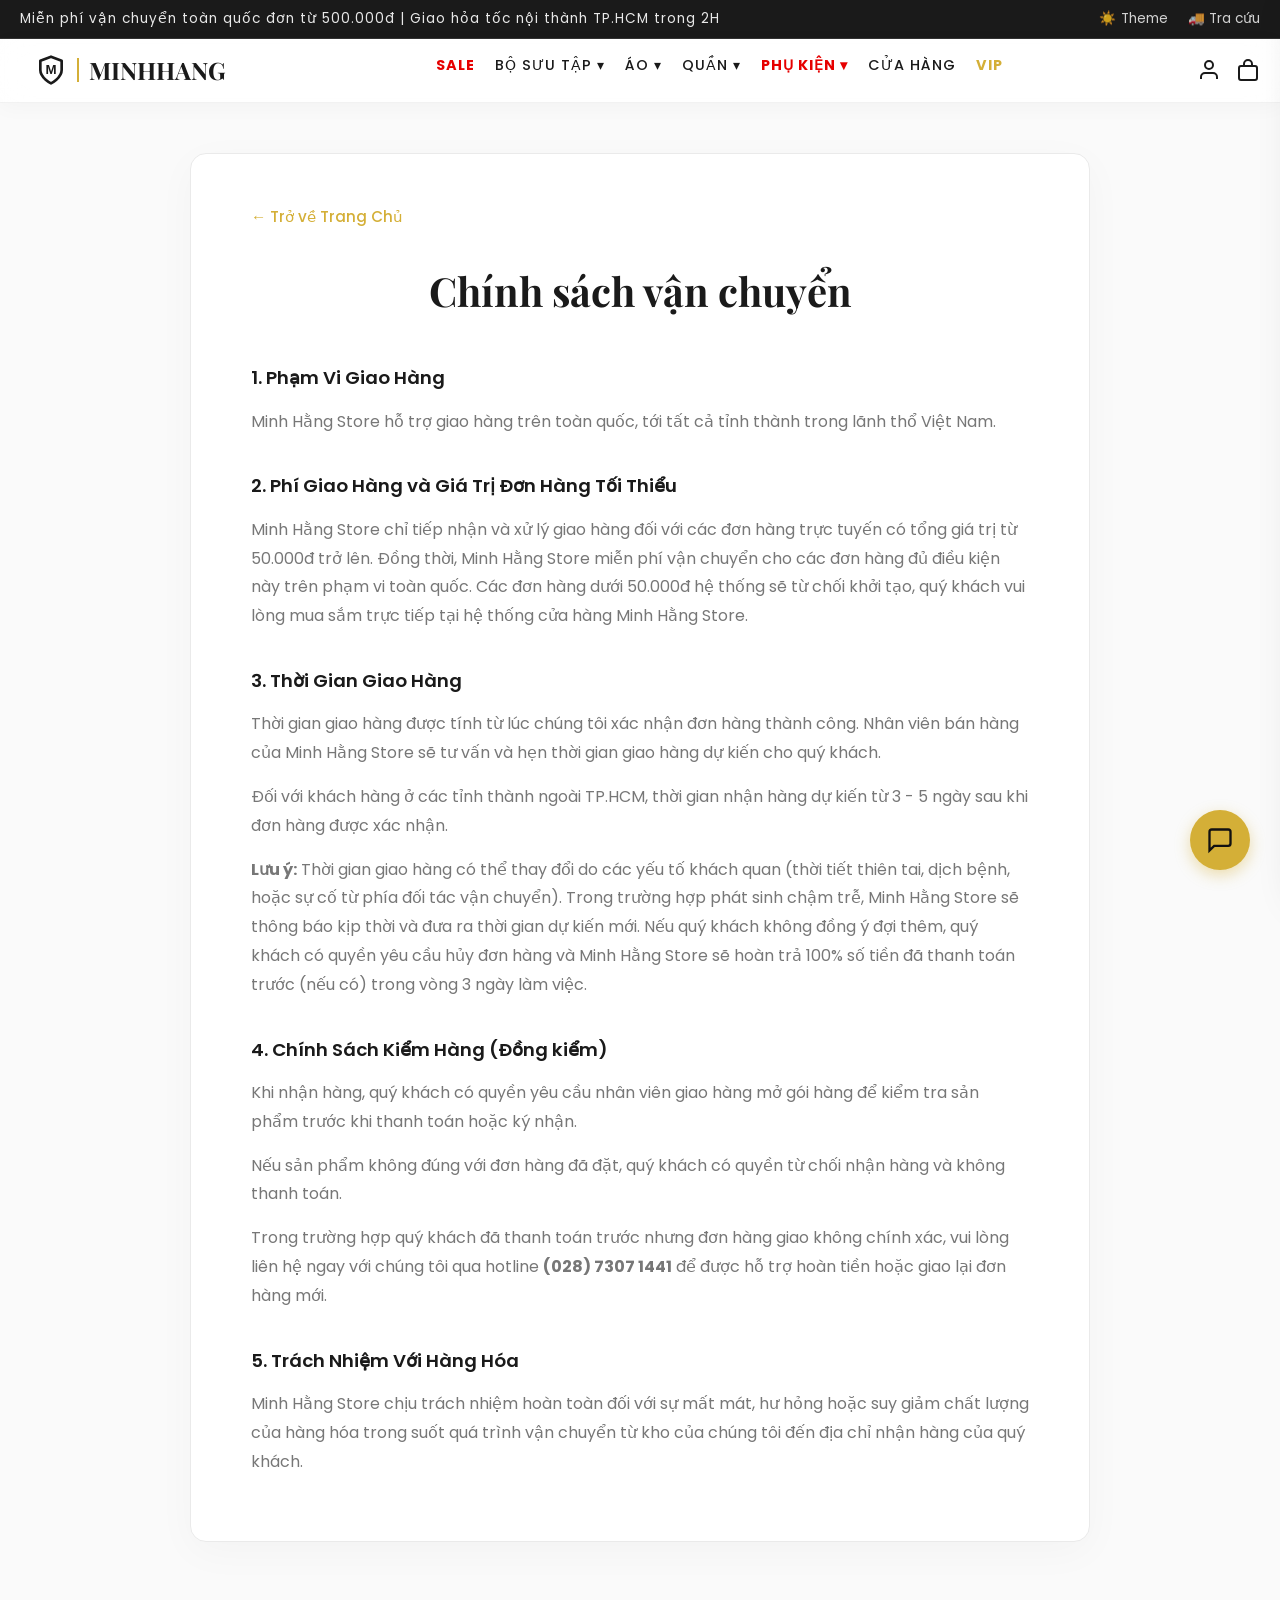
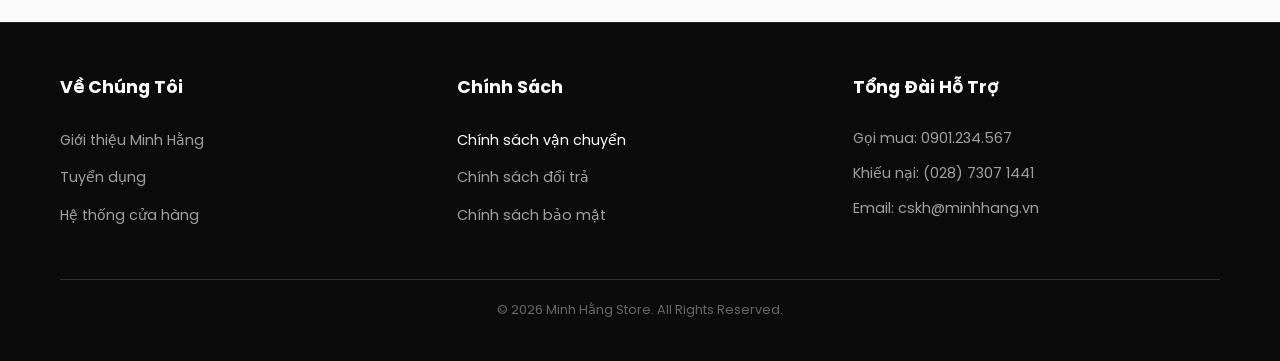
<file: van-chuyen.html>
<!DOCTYPE html>
<html lang="vi" data-theme="light">
<head>
    <meta charset="UTF-8">
    <meta name="viewport" content="width=device-width, initial-scale=1.0, maximum-scale=1.0, user-scalable=no, viewport-fit=cover">
    <title>Chính sách vận chuyển - Minh Hằng Store</title>
    
    <link rel="stylesheet" href="style.css">
    <link rel="stylesheet" href="chatbot.css">
    
    <link rel="preconnect" href="https://fonts.googleapis.com">
    <link rel="preconnect" href="https://fonts.gstatic.com" crossorigin>
    <link href="https://fonts.googleapis.com/css2?family=Playfair+Display:ital,wght@0,400;0,600;0,700;1,400&family=Poppins:wght@300;400;500;600&display=swap" rel="stylesheet">
    
    <style>
        .policy-container {
            max-width: 900px;
            margin: 0 auto;
            background: var(--card-bg);
            padding: 50px 60px;
            border-radius: 16px;
            box-shadow: 0 10px 40px rgba(0,0,0,0.03);
            border: 1px solid var(--border-color);
            position: relative; /* Thêm relative để canh chỉnh bên trong */
        }
        .policy-content h3 { font-size: 1.15rem; font-weight: 600; margin-top: 35px; margin-bottom: 15px; color: var(--text-main); }
        .policy-content p { margin-bottom: 15px; color: var(--text-light); line-height: 1.8; }
        .policy-content ul { margin-bottom: 15px; padding-left: 20px; color: var(--text-light); line-height: 1.8; }
        .policy-content li { margin-bottom: 8px; list-style-type: disc; }
        @media (max-width: 768px) { .policy-container { padding: 30px 20px; } }
    </style>
</head>
<body>

    <!-- GIỮ NGUYÊN CÁC MODAL HỆ THỐNG -->
    <div id="toast" role="alert" aria-live="assertive"></div>
    <div id="sidebar-overlay" aria-hidden="true" onclick="closeSidebars()"></div>

    <div id="cart-sidebar" class="sidebar">
        <div class="sidebar-header">
            <h3>Giỏ Hàng (Cart)</h3>
            <span class="close-sidebar" onclick="toggleCart()">&times;</span>
        </div>
        <div class="sidebar-content" id="cart-items"></div>
        <div class="sidebar-footer">
            <div class="cart-total">Tổng thanh toán: <span id="cart-total-price">0đ</span></div>
            <button class="btn" style="width: 100%; background: var(--text-main); color: var(--bg-color); padding: 18px; border-radius: 8px;" onclick="window.location.href='index.html'">TIẾN HÀNH THANH TOÁN</button>
        </div>
    </div>

    <!-- ANNOUNCEMENT BAR & HEADER Y HỆT TRANG CHỦ -->
    <div class="announcement-bar">
        <div class="top-bar-inner">
            <div class="top-bar-promo">Miễn phí vận chuyển toàn quốc đơn từ 500.000đ | Giao hỏa tốc nội thành TP.HCM trong 2H</div>
            <div class="top-bar-utilities">
                <div class="top-bar-item" onclick="toggleTheme()"><span id="theme-toggle">☀️</span> Theme</div>
                <div class="top-bar-item" onclick="window.location.href='index.html'">🚚 Tra cứu</div>
            </div>
        </div>
    </div>
    
    <header class="sticky-header" role="banner">
        <nav class="nav-container" role="navigation">
            <div class="hamburger" onclick="toggleMobileNav()">
                <svg width="28" height="28" viewBox="0 0 24 24" fill="none" stroke="currentColor" stroke-width="2"><line x1="3" y1="12" x2="21" y2="12"></line><line x1="3" y1="6" x2="21" y2="6"></line><line x1="3" y1="18" x2="21" y2="18"></line></svg>
            </div>
            
            <div class="logo" onclick="window.location.href='index.html'" style="cursor:pointer;">
                <svg width="32" height="32" viewBox="0 0 24 24" fill="none" stroke="currentColor" stroke-width="2" stroke-linecap="round" stroke-linejoin="round"><path d="M12 22s8-4 8-10V5l-8-3-8 3v7c0 6 8 10 8 10z"></path><text x="12" y="15" font-size="10" text-anchor="middle" fill="currentColor" stroke="none" font-weight="bold" font-family="sans-serif">M</text></svg>
                <span>MINHHANG</span>
            </div>

            <ul class="main-menu">
                <li class="sale-tag"><a href="index.html">SALE</a></li>
                <li class="has-mega"><a href="index.html">BỘ SƯU TẬP ▾</a></li>
                <li class="has-mega"><a href="index.html">ÁO ▾</a></li>
                <li class="has-mega"><a href="index.html">QUẦN ▾</a></li>
                <li class="has-mega"><a href="index.html" style="color: var(--accent-red); font-weight: bold;">PHỤ KIỆN ▾</a></li>
                <li><a href="index.html">CỬA HÀNG</a></li>
                <li><a href="index.html" style="font-weight: bold; color: var(--gold);">VIP</a></li>
            </ul>
            
            <div class="nav-icons" style="display: flex; align-items: center; gap: 15px;">
                <!-- ĐÃ XÓA NÚT ĐỎ Ở ĐÂY ĐỂ ĐƯA VÀO BÊN TRONG THEO Ý BẠN -->
                <svg title="Tài khoản" onclick="window.location.href='index.html'" width="24" height="24" viewBox="0 0 24 24" fill="none" stroke="currentColor" stroke-width="2" style="cursor:pointer;"><path d="M20 21v-2a4 4 0 0 0-4-4H8a4 4 0 0 0-4 4v2"></path><circle cx="12" cy="7" r="4"></circle></svg>
                <div style="position: relative; display: flex; align-items: center; cursor: pointer;" onclick="toggleCart()">
                    <svg width="24" height="24" viewBox="0 0 24 24" fill="none" stroke="currentColor" stroke-width="2"><rect x="3" y="8" width="18" height="14" rx="2" ry="2"></rect><path d="M8 8V6a4 4 0 0 1 8 0v2"></path></svg>
                    <span id="cart-count" class="cart-badge-svg" style="display:none;">0</span>
                </div>
            </div>
        </nav>
    </header>

    <!-- NỘI DUNG CHÍNH (Đã đưa nút Trở về vào bên trong khung) -->
    <main style="padding-top: 50px; padding-bottom: 80px; background-color: var(--bg-color); min-height: 70vh;">
        <div class="policy-container">
            
            <!-- ĐÂY CHÍNH LÀ NÚT QUAY LẠI GIỐNG ẢNH BẠN GỬI -->
            <a href="index.html" style="display: inline-block; color: var(--gold); text-decoration: none; font-size: 0.95rem; font-weight: 500; margin-bottom: 20px; transition: opacity 0.2s;" onmouseover="this.style.opacity='0.7'" onmouseout="this.style.opacity='1'">
                ← Trở về Trang Chủ
            </a>

            <h1 style="font-family: var(--font-heading); font-size: clamp(2rem, 4vw, 2.5rem); text-align: center; margin-top: 10px; margin-bottom: 40px; color: var(--text-main); font-weight: 700;">Chính sách vận chuyển</h1>
            
            <div class="policy-content">
                <h3>1. Phạm Vi Giao Hàng</h3>
                <p>Minh Hằng Store hỗ trợ giao hàng trên toàn quốc, tới tất cả tỉnh thành trong lãnh thổ Việt Nam.</p>

                <h3>2. Phí Giao Hàng và Giá Trị Đơn Hàng Tối Thiểu</h3>
                <p>Minh Hằng Store chỉ tiếp nhận và xử lý giao hàng đối với các đơn hàng trực tuyến có tổng giá trị từ 50.000đ trở lên. Đồng thời, Minh Hằng Store miễn phí vận chuyển cho các đơn hàng đủ điều kiện này trên phạm vi toàn quốc. Các đơn hàng dưới 50.000đ hệ thống sẽ từ chối khởi tạo, quý khách vui lòng mua sắm trực tiếp tại hệ thống cửa hàng Minh Hằng Store.</p>

                <h3>3. Thời Gian Giao Hàng</h3>
                <p>Thời gian giao hàng được tính từ lúc chúng tôi xác nhận đơn hàng thành công. Nhân viên bán hàng của Minh Hằng Store sẽ tư vấn và hẹn thời gian giao hàng dự kiến cho quý khách.</p>
                <p>Đối với khách hàng ở các tỉnh thành ngoài TP.HCM, thời gian nhận hàng dự kiến từ 3 - 5 ngày sau khi đơn hàng được xác nhận.</p>
                <p><strong>Lưu ý:</strong> Thời gian giao hàng có thể thay đổi do các yếu tố khách quan (thời tiết thiên tai, dịch bệnh, hoặc sự cố từ phía đối tác vận chuyển). Trong trường hợp phát sinh chậm trễ, Minh Hằng Store sẽ thông báo kịp thời và đưa ra thời gian dự kiến mới. Nếu quý khách không đồng ý đợi thêm, quý khách có quyền yêu cầu hủy đơn hàng và Minh Hằng Store sẽ hoàn trả 100% số tiền đã thanh toán trước (nếu có) trong vòng 3 ngày làm việc.</p>

                <h3>4. Chính Sách Kiểm Hàng (Đồng kiểm)</h3>
                <p>Khi nhận hàng, quý khách có quyền yêu cầu nhân viên giao hàng mở gói hàng để kiểm tra sản phẩm trước khi thanh toán hoặc ký nhận.</p>
                <p>Nếu sản phẩm không đúng với đơn hàng đã đặt, quý khách có quyền từ chối nhận hàng và không thanh toán.</p>
                <p>Trong trường hợp quý khách đã thanh toán trước nhưng đơn hàng giao không chính xác, vui lòng liên hệ ngay với chúng tôi qua hotline <strong>(028) 7307 1441</strong> để được hỗ trợ hoàn tiền hoặc giao lại đơn hàng mới.</p>

                <h3>5. Trách Nhiệm Với Hàng Hóa</h3>
                <p>Minh Hằng Store chịu trách nhiệm hoàn toàn đối với sự mất mát, hư hỏng hoặc suy giảm chất lượng của hàng hóa trong suốt quá trình vận chuyển từ kho của chúng tôi đến địa chỉ nhận hàng của quý khách.</p>
            </div>
        </div>
    </main>

    <!-- MEGA FOOTER GIỐNG TRANG CHỦ -->
    <footer class="mh-mega-footer" style="background-color: #0b0b0b; color: #fff; padding: 50px 0 40px; font-family: 'Poppins', sans-serif; border-top: 1px solid #222;">
        <div style="max-width: 1200px; margin: 0 auto; padding: 0 20px;">
            <div style="display: grid; grid-template-columns: repeat(auto-fit, minmax(200px, 1fr)); gap: 30px;">
                <div>
                    <h4 style="font-size: 1.1rem; margin-bottom: 25px; font-weight: 700; color: #fff;">Về Chúng Tôi</h4>
                    <ul style="list-style: none; padding: 0; margin: 0;">
                        <li style="margin-bottom: 12px;"><a href="index.html" style="color: #a0a0a0; text-decoration: none; font-size: 0.9rem;">Giới thiệu Minh Hằng</a></li>
                        <li style="margin-bottom: 12px;"><a href="index.html" style="color: #a0a0a0; text-decoration: none; font-size: 0.9rem;">Tuyển dụng</a></li>
                        <li style="margin-bottom: 12px;"><a href="index.html" style="color: #a0a0a0; text-decoration: none; font-size: 0.9rem;">Hệ thống cửa hàng</a></li>
                    </ul>
                </div>
                <div>
                    <h4 style="font-size: 1.1rem; margin-bottom: 25px; font-weight: 700; color: #fff;">Chính Sách</h4>
                    <ul style="list-style: none; padding: 0; margin: 0;">
                        <li style="margin-bottom: 12px;"><a href="van-chuyen.html" style="color: #fff; text-decoration: none; font-size: 0.9rem;">Chính sách vận chuyển</a></li>
                        <li style="margin-bottom: 12px;"><a href="index.html" style="color: #a0a0a0; text-decoration: none; font-size: 0.9rem;">Chính sách đổi trả</a></li>
                        <li style="margin-bottom: 12px;"><a href="index.html" style="color: #a0a0a0; text-decoration: none; font-size: 0.9rem;">Chính sách bảo mật</a></li>
                    </ul>
                </div>
                <div>
                    <h4 style="font-size: 1.1rem; margin-bottom: 25px; font-weight: 700; color: #fff;">Tổng Đài Hỗ Trợ</h4>
                    <ul style="list-style: none; padding: 0; margin: 0;">
                        <li style="margin-bottom: 12px; color: #a0a0a0; font-size: 0.9rem;">Gọi mua: 0901.234.567</li>
                        <li style="margin-bottom: 12px; color: #a0a0a0; font-size: 0.9rem;">Khiếu nại: (028) 7307 1441</li>
                        <li style="margin-bottom: 12px; color: #a0a0a0; font-size: 0.9rem;">Email: cskh@minhhang.vn</li>
                    </ul>
                </div>
            </div>
            <div style="text-align: center; margin-top: 40px; padding-top: 20px; border-top: 1px solid #333; font-size: 0.8rem; color: #666;">
                © 2026 Minh Hằng Store. All Rights Reserved.
            </div>
        </div>
    </footer>

    <!-- THANH MENU MOBILE -->
    <div class="mobile-bottom-nav">
        <div class="mobile-bottom-nav-inner">
            <div class="bottom-nav-item" onclick="window.location.href='index.html'">
                <svg width="24" height="24" viewBox="0 0 24 24" fill="none" stroke="currentColor" stroke-width="2"><path d="M3 9l9-7 9 7v11a2 2 0 0 1-2 2H5a2 2 0 0 1-2-2z"></path><polyline points="9 22 9 12 15 12 15 22"></polyline></svg>
                <span>Trang chủ</span>
            </div>
        </div>
    </div>

    <!-- KHUNG CHATBOT AI VỚI EMOJI VÀ TRACK ORDER NHƯ TRANG CHỦ -->
    <div id="chatbot-widget" class="chatbot-container" style="position: fixed; bottom: 30px; right: 30px; z-index: 10000; display: flex; flex-direction: column; align-items: flex-end;">
        <button id="chatbot-toggle-btn" class="chatbot-toggle-btn" onclick="toggleChat()" style="background-color: var(--gold); color: #111; width: 60px; height: 60px; border-radius: 50%; display: flex; justify-content: center; align-items: center; cursor: pointer; box-shadow: 0 5px 15px rgba(212, 175, 55, 0.4); border: none;">
            <svg width="28" height="28" viewBox="0 0 24 24" fill="none" stroke="currentColor" stroke-width="2"><path d="M21 15a2 2 0 0 1-2 2H7l-4 4V5a2 2 0 0 1 2-2h14a2 2 0 0 1 2 2z"></path></svg>
        </button>
        
        <div id="chat-box" class="chatbot-window" style="width: 350px; height: 500px; background: var(--card-bg); border-radius: 16px; box-shadow: 0 10px 30px rgba(0,0,0,0.15); display: none; flex-direction: column; overflow: hidden; margin-bottom: 15px; border: 1px solid var(--border-color); position: relative;">
            <div class="chatbot-header" style="background: var(--text-main); color: #fff; padding: 15px 20px; display: flex; justify-content: space-between; align-items: center; border-bottom: 2px solid var(--gold); z-index: 5;">
                <div><h4 style="margin: 0; font-size: 1rem;">Stylist AI Tư Vấn</h4><span style="font-size: 0.75rem; color: #ddd;">Trực tuyến 24/7</span></div>
                <div style="display: flex; gap: 15px;">
                    <button onclick="toggleChatTrack()" style="background:transparent; border:none; color:#fff; cursor:pointer;"><svg width="20" height="20" viewBox="0 0 24 24" fill="none" stroke="currentColor" stroke-width="2"><rect x="1" y="3" width="15" height="13"></rect><polygon points="16 8 20 8 23 11 23 16 16 16 16 8"></polygon><circle cx="5.5" cy="18.5" r="2.5"></circle><circle cx="18.5" cy="18.5" r="2.5"></circle></svg></button>
                    <button onclick="toggleChat()" style="background:transparent; border:none; color:#fff; cursor:pointer;"><svg width="24" height="24" viewBox="0 0 24 24" fill="none" stroke="currentColor" stroke-width="2"><polyline points="6 9 12 15 18 9"></polyline></svg></button>
                </div>
            </div>
            
            <div id="chat-body" class="chatbot-messages" style="flex: 1; padding: 20px; overflow-y: auto; display: flex; flex-direction: column; gap: 15px; background: var(--bg-color); font-size: 0.9rem;">
                <div class="chat-msg bot-msg" style="padding: 12px 16px; border-radius: 16px; max-width: 85%; background: #EAEAEA; color: #111; align-self: flex-start; border-bottom-left-radius: 4px;">Dạ Minh Hằng Store xin chào! Mình có thể giúp gì cho bạn?</div>
            </div>
            
            <div class="chatbot-input-area" style="position: relative; display: flex; padding: 10px 15px; background: var(--card-bg); border-top: 1px solid var(--border-color); align-items: center; z-index: 5;">
                <button onclick="toggleEmojiPicker(event)" style="background:transparent; border:none; color:#888; cursor:pointer; padding:5px;"><svg width="22" height="22" viewBox="0 0 24 24" fill="none" stroke="currentColor" stroke-width="2"><circle cx="12" cy="12" r="10"></circle><path d="M8 14s1.5 2 4 2 4-2 4-2"></path><line x1="9" y1="9" x2="9.01" y2="9"></line><line x1="15" y1="9" x2="15.01" y2="9"></line></svg></button>
                <input type="text" id="chat-input" placeholder="Nhập câu hỏi..." autocomplete="off" onkeypress="if(event.key === 'Enter') sendChatMessage()" style="flex: 1; border: none; padding: 10px; font-family: inherit; font-size: 0.95rem; outline: none; background: transparent; color: var(--text-main);">
                <button onclick="sendChatMessage()" style="background: var(--text-main); border: none; color: #fff; cursor: pointer; padding: 8px; border-radius: 50%;"><svg width="18" height="18" viewBox="0 0 24 24" fill="none" stroke="currentColor" stroke-width="2"><line x1="22" y1="2" x2="11" y2="13"></line><polygon points="22 2 15 22 11 13 2 9 22 2"></polygon></svg></button>
                <div id="emoji-picker-popup" class="emoji-picker-container"></div>
            </div>

            <!-- MODAL TRACK ORDER -->
            <div id="chat-track-modal" class="chat-track-overlay">
                <div class="chat-track-box">
                    <span class="chat-track-close" onclick="toggleChatTrack()">&times;</span>
                    <h4 style="text-align: center; margin-bottom: 20px;">Track order</h4>
                    <div style="margin-bottom: 15px;"><label style="font-size:0.8rem;">Order number</label><input type="text" id="track-chat-code" style="width:100%; padding:10px; border:1px solid #ddd; border-radius:6px;"></div>
                    <div style="display:flex; gap:15px; margin-bottom:15px; font-size:0.85rem;"><label><input type="radio" name="chat_track_type" checked> Email</label><label><input type="radio" name="chat_track_type"> Phone</label></div>
                    <div style="margin-bottom: 20px;"><input type="text" style="width:100%; padding:10px; border:1px solid #ddd; border-radius:6px;"></div>
                    <button onclick="submitChatTrack()" style="width:100%; padding:12px; background:#111; color:#fff; border:none; border-radius:6px; cursor:pointer;">Send</button>
                </div>
            </div>
        </div>
    </div>

    <!-- Kết nối các file Javascript để Giỏ hàng, Chatbot hoạt động -->
    <script src="script.js" defer></script>
    <script src="chatbot.js" defer></script>
    
    <script>
        // Gọi riêng toggleTheme để setup màu sắc khi tải trang phụ
        document.addEventListener('DOMContentLoaded', () => {
            const savedTheme = localStorage.getItem('theme');
            if(savedTheme) { 
                document.documentElement.setAttribute('data-theme', savedTheme);
                const themeBtn = document.getElementById('theme-toggle');
                if(themeBtn) themeBtn.innerText = savedTheme === 'dark' ? '🌙' : '☀️';
            }
        });
    </script>
</body>
</html>
</file>
<file: style.css>
/* =========================================
   RESET CSS & CUSTOM SCROLLBAR (PRO UPGRADE)
========================================= */
* { margin: 0; padding: 0; box-sizing: border-box; -webkit-tap-highlight-color: transparent; }
html, body { width: 100%; margin: 0; padding: 0; scroll-behavior: smooth; scroll-padding-top: 100px; overflow-x: hidden; }

/* Custom Scrollbar toàn trang (Chỉ hiển thị trên PC) */
@media (hover: hover) and (pointer: fine) {
    ::-webkit-scrollbar { width: 8px; height: 8px; }
    ::-webkit-scrollbar-track { background: var(--bg-color); }
    ::-webkit-scrollbar-thumb { background: #cfcfcf; border-radius: 10px; }
    ::-webkit-scrollbar-thumb:hover { background: var(--gold); }
}

/* =========================================
   GLOBAL STYLES & VARIABLES
========================================= */
:root {
    /* Colors */
    --bg-color: #FAFAFA; --text-main: #1A1A1A; --text-light: #777777; --accent-red: #E60000;
    --gold: #D4AF37; --border-color: #EAEAEA; --card-bg: #FFFFFF;
    --blue-link: #0b5b9e;
    
    /* Typography */
    --font-heading: 'Playfair Display', serif; 
    --font-body: 'Poppins', sans-serif;
    
    /* Shadows */
    --shadow-soft: 0 15px 50px rgba(0,0,0,0.04);
    --shadow-hover: 0 20px 40px rgba(0,0,0,0.08);

    /* Z-Index Architecture - Cải tiến quản lý Layer */
    --z-bottom: -1;
    --z-normal: 1;
    --z-sticky: 1000;
    --z-dropdown: 2000;
    --z-overlay: 5000;
    --z-modal: 6000;
    --z-fullpage: 9999;
    --z-sidebar: 10002;
    --z-toast: 999999;
    --z-loader: 9999999;
}

[data-theme="dark"] { 
    --bg-color: #121212; --text-main: #F5F5F5; --text-light: #AAAAAA; --border-color: #333333; 
    --card-bg: #1E1E1E; --blue-link: #4da3ff; 
    --shadow-soft: 0 15px 50px rgba(0,0,0,0.4);
    --shadow-hover: 0 20px 40px rgba(0,0,0,0.6);
}

body { font-family: var(--font-body); background-color: var(--bg-color); color: var(--text-main); line-height: 1.6; transition: background-color 0.4s ease, color 0.4s ease;}
body.no-scroll { overflow: hidden; height: 100vh; overscroll-behavior-y: none; } 
a { text-decoration: none; color: inherit; transition: color 0.3s ease; outline: none; cursor: pointer; }
a:focus-visible, button:focus-visible, input:focus-visible { outline: 2px dashed var(--gold); outline-offset: 4px; }
ul { list-style: none; }
.container { max-width: 1400px; margin: 0 auto; padding: 0 20px; padding-left: env(safe-area-inset-left); padding-right: env(safe-area-inset-right);}
.section-title { font-family: var(--font-heading); font-size: clamp(2rem, 4vw, 2.8rem); text-align: center; margin: 60px 0 20px; font-weight: 700;}
.section-subtitle { text-align: center; color: var(--text-light); margin-bottom: 50px; font-size: 1.1rem; letter-spacing: 1px; }

#confetti-canvas { position: fixed; top: 0; left: 0; width: 100vw; height: 100dvh; pointer-events: none; z-index: var(--z-toast); display: none; }
.sidebar-content, .mobile-nav-overlay, .modal-content, .search-dropdown, .rv-grid, #modal-related-products, .full-page-overlay { -webkit-overflow-scrolling: touch; }

/* Cải tiến mượt mà Animation trên điện thoại */
.sidebar, .mobile-nav-overlay, .modal-content, .login-box, .size-box-content { 
    will-change: transform, opacity; 
    -webkit-transform: translateZ(0); 
    transform: translateZ(0); 
    backface-visibility: hidden; 
}

/* =========================================
   HIỆU ỨNG LOADING
========================================= */
#global-loader { position: fixed; inset: 0; background: var(--bg-color, #fff); z-index: var(--z-loader); display: flex; flex-direction: column; justify-content: center; align-items: center; transition: opacity 0.5s ease, visibility 0.5s ease; }
.spinner { width: 50px; height: 50px; border: 4px solid var(--border-color, #EAEAEA); border-top: 4px solid var(--gold, #D4AF37); border-radius: 50%; animation: spin 1s cubic-bezier(0.55, 0.085, 0.68, 0.53) infinite; margin-bottom: 20px;}
@keyframes spin { 0% { transform: rotate(0deg); } 100% { transform: rotate(360deg); } }

/* =========================================
   TOAST NOTIFICATION (CHỐNG LỖI VỠ LAYOUT)
========================================= */
#toast {
    visibility: hidden;
    min-width: 280px;
    background-color: var(--text-main);
    color: var(--bg-color);
    text-align: center;
    border-radius: 12px;
    padding: 16px 24px;
    position: fixed; 
    z-index: var(--z-toast); 
    left: 50%;
    bottom: 20px; 
    transform: translateX(-50%) translateY(20px);
    box-shadow: 0 10px 40px rgba(0,0,0,0.2);
    font-weight: 500;
    font-size: 0.95rem;
    opacity: 0;
    transition: all 0.4s cubic-bezier(0.175, 0.885, 0.32, 1.275);
    will-change: transform, opacity;
}
#toast.show { visibility: visible; opacity: 1; transform: translateX(-50%) translateY(-20px); }

/* =========================================
   TOP NAVIGATION
========================================= */
.announcement-bar { background: #1A1A1A; color: #fff; border-bottom: 1px solid #333; position: relative; z-index: var(--z-sticky); }
.top-bar-inner { display: flex; justify-content: space-between; align-items: center; max-width: 1400px; margin: 0 auto; padding: 8px 20px; font-size: 0.85rem; font-weight: 400; overflow-x: auto; white-space: nowrap;}
.top-bar-inner::-webkit-scrollbar { display: none; } 
.top-bar-promo { letter-spacing: 1px; opacity: 0.9; }
.top-bar-utilities { display: flex; align-items: center; gap: 20px; }
.top-bar-item { display: flex; align-items: center; gap: 5px; cursor: pointer; transition: 0.3s; opacity: 0.8; }
.top-bar-item:hover { opacity: 1; color: var(--gold); }
.noti-badge { position: absolute; top: -5px; right: -5px; background: var(--accent-red); color: white; font-size: 0.65rem; font-weight: 700; width: 15px; height: 15px; border-radius: 50%; display: flex; justify-content: center; align-items: center; border: 2px solid #1A1A1A; line-height: 1;}
.wishlist-badge { background: var(--gold); color: #111; padding: 2px 6px; border-radius: 10px; font-size: 0.7rem; font-weight: bold; margin-left: 5px; }

/* =========================================
   MAIN HEADER & GLASSMORPHISM
========================================= */
[data-theme="dark"] .sticky-header { background: rgba(30, 30, 30, 0.85); border-bottom: 1px solid #333; }
.sticky-header { position: sticky; top: 0; background: rgba(255, 255, 255, 0.85); -webkit-backdrop-filter: blur(15px); backdrop-filter: blur(15px); z-index: var(--z-sticky); border-bottom: 1px solid rgba(0,0,0,0.05); padding: 15px 0; box-shadow: 0 4px 20px rgba(0,0,0,0.03); transition: background-color 0.4s ease; }
.nav-container { display: flex; justify-content: space-between; align-items: center; max-width: 1400px; margin: 0 auto; padding: 0 20px; position: relative; }
.logo { font-family: var(--font-heading); font-size: clamp(1.2rem, 2vw, 1.5rem); font-weight: bold; text-transform: uppercase; margin: 0 15px; display: flex; align-items: center; white-space: nowrap; color: var(--text-main); cursor: pointer;}
.logo svg { margin-right: 10px; color: var(--text-main); }
.logo span { border-left: 2px solid var(--gold); padding-left: 10px; line-height: 1; }

.main-menu { display: flex; gap: 20px; font-weight: 500; font-size: 0.9rem; text-transform: uppercase; letter-spacing: 1px;}
.main-menu li { position: static; }
.main-menu li > a { position: relative; padding-bottom: 10px; display: inline-block; transition: color 0.3s; }
.main-menu li > a::after { content: ''; position: absolute; width: 0; height: 2px; bottom: 0px; left: 0; background-color: var(--gold); transition: width 0.3s ease; }
.main-menu li > a:hover::after, .main-menu li > a:focus-visible::after { width: 100%; }
.main-menu li:hover > a { color: var(--gold); }
.sale-tag a { color: var(--accent-red) !important; font-weight: 700; }

/* MEGA MENU */
.mega-menu { position: absolute; top: 100%; left: 0; width: 100%; background: var(--card-bg); border-top: 1px solid var(--border-color); box-shadow: var(--shadow-soft); opacity: 0; visibility: hidden; transform: translateY(15px); transition: all 0.4s cubic-bezier(0.25, 0.8, 0.25, 1); z-index: var(--z-bottom); padding: 40px 0; cursor: default;}
.has-mega:hover .mega-menu, .has-mega:focus-within .mega-menu { opacity: 1; visibility: visible; transform: translateY(0); z-index: var(--z-sticky); }
.mega-container { max-width: 1400px; margin: 0 auto; padding: 0 20px; display: grid; grid-template-columns: repeat(4, 1fr); gap: 30px; }
.mega-col h4 { font-family: var(--font-heading); font-size: 1.05rem; margin-bottom: 15px; padding-bottom: 10px; border-bottom: 1px solid var(--border-color); color: var(--text-main); text-transform: uppercase; display: flex; align-items: center; gap: 8px;}
.mega-col ul li { margin-bottom: 12px; }
.mega-col ul li a { color: var(--text-light); font-size: 0.95rem; text-transform: capitalize; font-weight: 400; display: block;}
.mega-col ul li a::after { display: none; }
.mega-col ul li a:hover { color: var(--gold); padding-left: 8px; transform: translateX(3px); }

/* ICONS */
.nav-icons { display: flex; gap: 24px; font-size: 1.5rem; align-items: center; color: var(--text-main); }
.nav-icons > svg, .nav-icons > div > svg { cursor: pointer; transition: transform 0.3s cubic-bezier(0.175, 0.885, 0.32, 1.275), color 0.3s; outline: none; }
.nav-icons svg:hover { transform: scale(1.15); color: var(--gold); }
.cart-badge-svg { position: absolute; top: -4px; right: -8px; background: var(--accent-red); color: white; border-radius: 50%; padding: 0; font-size: 0.75rem; font-weight: 700; width: 18px; height: 18px; display: none; align-items: center; justify-content: center; border: 2px solid var(--card-bg); line-height: 1; pointer-events: none;}

.search-container { position: relative; display: flex; align-items: center; }
.search-container input { width: 0; padding: 0; opacity: 0; border: none; background: transparent; transition: all 0.4s cubic-bezier(0.25, 0.8, 0.25, 1); outline: none; border-bottom: 1px solid transparent; color: var(--text-main); font-family: var(--font-body); font-size: 16px; }
.search-container.active input { width: 220px; padding: 8px 15px; opacity: 1; border: 1px solid var(--border-color); border-radius: 20px; margin-right: 15px; background: var(--bg-color); box-shadow: inset 0 2px 5px rgba(0,0,0,0.02);}
.search-dropdown { position: absolute; top: calc(100% + 15px); right: 0; width: 350px; background: var(--card-bg); border: 1px solid var(--border-color); border-radius: 12px; box-shadow: var(--shadow-hover); max-height: 400px; overflow-y: auto; display: none; flex-direction: column; z-index: var(--z-dropdown); padding: 10px 0; }
.search-dropdown-item { display: flex; gap: 15px; padding: 12px 20px; border-bottom: 1px solid var(--border-color); cursor: pointer; transition: background 0.2s; color: var(--text-main); align-items: center;}
.search-dropdown-item:last-child { border-bottom: none; }
.search-dropdown-item:hover, .search-dropdown-item:focus-visible { background: var(--border-color); }
.search-dropdown-item img { width: 50px; height: 50px; object-fit: cover; border-radius: 6px; }
.search-dropdown-item .title { font-weight: 500; font-size: 0.95rem; line-height: 1.3;}
.search-dropdown-item .price { color: var(--gold); font-size: 0.9rem; font-weight: 600; margin-top: 3px;}

/* =========================================
   HERO BANNER
========================================= */
.hero { display: flex; height: 85vh; position: relative; overflow: hidden; }
.hero-half { flex: 1; display: flex; flex-direction: column; justify-content: center; align-items: center; background-size: cover; background-position: center; position: relative; color: white; text-align: center; transition: flex 0.6s cubic-bezier(0.25, 1, 0.5, 1); }
.hero-half:hover { flex: 1.15; } 
.hero-half::before { content: ''; position: absolute; inset: 0; background: rgba(0,0,0,0.3); transition: background 0.5s; }
.hero-half:hover::before { background: rgba(0,0,0,0.1); }
.hero .hero-left { background: url('https://images.unsplash.com/photo-1483985988355-763728e1935b?w=1200&q=80') center/cover !important; }
.hero .hero-right { background: url('https://images.unsplash.com/photo-1516257984-b1b4d707412e?w=1200&q=80') center/cover; }
.hero-content { position: relative; z-index: 10; transform: translateY(20px); opacity: 0.9; transition: all 0.5s ease; }
.hero-half:hover .hero-content { transform: translateY(0); opacity: 1; }

/* Cải tiến: Thiết kế lại block text trung tâm cho Responsive tốt hơn */
.hero .hero-center-text { 
    position: absolute; 
    top: 50%; left: 50%; 
    transform: translate(-50%, -50%); 
    z-index: 20; 
    color: white; 
    text-align: center; 
    width: min(90%, 650px) !important; 
    background: rgba(0, 0, 0, 0.45) !important; 
    padding: clamp(20px, 4vw, 40px) !important; 
    border-radius: 20px !important; 
    -webkit-backdrop-filter: blur(10px) !important; 
    backdrop-filter: blur(10px) !important; 
    border: 1px solid rgba(255, 255, 255, 0.2) !important; 
    pointer-events: none; 
}
.hero .hero-center-text h1 { font-family: var(--font-heading); font-size: clamp(2rem, 5vw, 4rem); margin-bottom: 20px; font-weight: 700; line-height: 1.2; text-shadow: none !important; }
.hero .hero-center-text p { font-size: clamp(0.95rem, 2vw, 1.2rem); font-weight: 300; letter-spacing: 1px; text-shadow: none !important;}
.btn { display: inline-block; padding: 16px 40px; background: transparent; border: 2px solid white; color: white; font-family: var(--font-body); font-weight: 600; letter-spacing: 1.5px; text-transform: uppercase; transition: all 0.4s cubic-bezier(0.175, 0.885, 0.32, 1.275); cursor: pointer; margin-top: 20px; pointer-events: auto; -webkit-backdrop-filter: blur(5px); backdrop-filter: blur(5px); border-radius: 6px; }
.btn:hover, .btn:focus-visible { background: white; color: #111; box-shadow: 0 10px 20px rgba(0,0,0,0.2); transform: translateY(-4px);}

/* =========================================
   PRODUCT GRID & CARDS
========================================= */
.tools-bar { display: flex; justify-content: space-between; padding: 25px 0; border-bottom: 1px solid var(--border-color); margin-bottom: 50px; align-items: center; flex-wrap: wrap; gap: 15px;}
.category-wrapper { background: var(--card-bg); padding: 50px; border-radius: 24px; box-shadow: var(--shadow-soft); margin-bottom: 80px; transition: background 0.4s;}
.category-header { font-family: var(--font-heading); font-size: clamp(1.8rem, 3vw, 2.2rem); display: inline-block; margin-bottom: 15px; position: relative; text-transform: uppercase; }
.category-header::after { content: ''; position: absolute; bottom: -10px; left: 0; width: 60px; height: 3px; background: var(--gold); border-radius: 2px;}
.product-grid { display: grid; grid-template-columns: repeat(auto-fill, minmax(260px, 1fr)); gap: 40px; margin-top: 40px;}

.product-card { position: relative; transition: all 0.4s cubic-bezier(0.25, 0.8, 0.25, 1); cursor: pointer; border-radius: 16px; overflow: hidden; background: var(--card-bg); border: 1px solid rgba(0,0,0,0.05); display: flex; flex-direction: column;}
.product-card:hover, .product-card:focus-within { transform: translateY(-12px); box-shadow: var(--shadow-hover); }
.product-img { width: 100%; aspect-ratio: 3 / 4; background-color: #F8F8F8; object-fit: cover; transition: transform 0.8s cubic-bezier(0.25, 1, 0.5, 1); display: block; }
.product-card:hover .product-img, .product-card:focus-within .product-img { transform: scale(1.08); } 

.badge { position: absolute; top: 15px; left: 15px; background: linear-gradient(45deg, #111, #333); color: white; font-size: 0.7rem; padding: 6px 15px; text-transform: uppercase; font-weight: 600; border-radius: 30px; z-index: 2; box-shadow: 0 4px 10px rgba(0,0,0,0.2); letter-spacing: 1px;}
.product-info { padding: 25px 20px; text-align: center; background: var(--card-bg); position: relative; z-index: 3; flex: 1; display: flex; flex-direction: column; justify-content: space-between;}
.product-name { font-weight: 500; font-size: 1.05rem; margin-bottom: 8px; color: var(--text-main); font-family: var(--font-heading);}
.product-price { color: var(--text-light); margin-bottom: 10px; font-weight: 600; font-size: 1.1rem;}
.microcopy { font-size: 0.85rem; color: var(--gold); font-style: italic; opacity: 0.9; margin-bottom: 10px;}
.card-reviews { font-size: 0.85rem; color: var(--gold); margin-bottom: 10px; }
.compare-cb-container { font-size: 0.85rem; color: var(--text-light); display: flex; align-items: center; justify-content: center; gap: 5px; margin-top: 10px; min-height: 44px; }
.compare-cb-container input { accent-color: var(--text-main); transform: scale(1.2); cursor: pointer; }

/* =========================================
   MODALS (PRODUCT DETAILS)
========================================= */
.product-modal { display: none; position: fixed; inset: 0; background: rgba(0,0,0,0.75); -webkit-backdrop-filter: blur(8px); backdrop-filter: blur(8px); z-index: var(--z-overlay); justify-content: center; align-items: center; padding: 20px; }
.modal-content { background: var(--card-bg); color: var(--text-main); max-width: 950px; width: 100%; max-height: 90vh; overflow-y: auto; display: flex; flex-direction: column; gap: 20px; padding: 40px; position: relative; border-radius: 20px; box-shadow: 0 25px 80px rgba(0,0,0,0.4); transform: scale(0.95); animation: modalIn 0.4s cubic-bezier(0.175, 0.885, 0.32, 1.275) forwards;}
@keyframes modalIn { to { transform: scale(1); opacity: 1; } }
.modal-close { position: absolute; top: 15px; right: 15px; font-size: 2rem; cursor: pointer; color: #999; transition: color 0.3s; z-index: 10; min-width: 44px; min-height: 44px; display: inline-flex; align-items: center; justify-content: center; border-radius: 50%; background: var(--bg-color);}
.modal-close:hover { color: var(--accent-red); transform: rotate(90deg); }
.modal-img { width: 45%; aspect-ratio: 3 / 4; object-fit: cover; border-radius: 12px; box-shadow: 0 10px 30px rgba(0,0,0,0.1);}
.modal-details { width: 55%; display: flex; flex-direction: column; justify-content: center; }
.color-options, .size-options { display: flex; gap: 12px; margin: 15px 0; align-items: center; flex-wrap: wrap; }
.color-box { width: 44px; height: 44px; border-radius: 50%; border: 2px solid transparent; cursor: pointer; transition: all 0.3s cubic-bezier(0.175, 0.885, 0.32, 1.275); box-shadow: 0 2px 5px rgba(0,0,0,0.1); }
.color-box.active { border-color: var(--text-main); transform: scale(1.2); box-shadow: 0 6px 15px rgba(0,0,0,0.2); }
.size-box { min-width: 44px; min-height: 44px; display: inline-flex; align-items: center; justify-content: center; padding: 0 20px; border: 2px solid var(--border-color); cursor: pointer; font-weight: 600; font-size: 0.95rem; border-radius: 8px; transition: all 0.3s cubic-bezier(0.175, 0.885, 0.32, 1.275);}
.size-box:hover { border-color: var(--text-main); }
.size-box.active { background: var(--text-main); color: var(--bg-color); border-color: var(--text-main); box-shadow: 0 6px 15px rgba(0,0,0,0.2); transform: translateY(-2px);}

/* =========================================
   KHUNG THANH TOÁN / ĐĂNG NHẬP / SIZE
========================================= */
.login-modal, .size-modal { display: none; position: fixed; inset: 0; background: rgba(0,0,0,0.65); -webkit-backdrop-filter: blur(10px); backdrop-filter: blur(10px); z-index: var(--z-modal); justify-content: center; align-items: center; padding: 20px; }
.login-box, .size-box-content { 
    background: var(--card-bg); 
    color: var(--text-main); 
    width: 100%; 
    max-width: 500px; 
    padding: 40px; 
    border-radius: 20px; 
    box-shadow: 0 25px 60px rgba(0,0,0,0.3); 
    position: relative; 
    transform: translateY(-20px) scale(0.98); 
    animation: slideDown 0.4s cubic-bezier(0.175, 0.885, 0.32, 1.275) forwards;
    max-height: 90vh; 
    overflow-y: auto; 
    display: flex;
    flex-direction: column;
}
.size-box-content { max-width: 400px; text-align: center; }
@keyframes slideDown { to { transform: translateY(0) scale(1); opacity: 1; } }
.close-login { position: absolute; top: 15px; right: 15px; font-size: 1.8rem; cursor: pointer; color: #999; transition: all 0.3s; padding: 5px; min-width: 44px; min-height: 44px; display: inline-flex; align-items: center; justify-content: center; z-index: 10; border-radius: 50%; background: var(--bg-color);}
.close-login:hover { color: var(--accent-red); transform: rotate(90deg); }

.input-group { margin-bottom: 20px; text-align: left; width: 100%;}
.input-group label { display: block; margin-bottom: 8px; font-weight: 500; font-size: 0.95rem; color: var(--text-main); }
.input-group input, .input-group select, .input-group textarea, .size-input { width: 100%; padding: 14px 15px; border: 2px solid var(--border-color); border-radius: 10px; font-size: 16px; font-family: var(--font-body); background: var(--bg-color); color: var(--text-main); outline: none; transition: all 0.3s;}
.input-group input:focus, .input-group select:focus, .input-group textarea:focus, .size-input:focus { border-color: var(--gold); box-shadow: 0 0 0 4px rgba(212, 175, 55, 0.1); }

.btn-login { width: 100%; min-height: 52px; background: var(--text-main); color: var(--bg-color); border: none; border-radius: 10px; font-size: 1.1rem; font-weight: 600; cursor: pointer; transition: all 0.3s cubic-bezier(0.175, 0.885, 0.32, 1.275); box-shadow: 0 10px 20px rgba(0,0,0,0.1); margin-top: 10px;}
.btn-login:hover, .btn-login:focus-visible { background: var(--gold); color: #111; box-shadow: 0 12px 25px rgba(212, 175, 55, 0.3); transform: translateY(-3px);}

.full-page-overlay { display: none; position: fixed; inset: 0; background: var(--bg-color); z-index: var(--z-fullpage); overflow-y: auto; animation: slideUp 0.4s cubic-bezier(0.25, 0.8, 0.25, 1); }
@keyframes slideUp { from { transform: translateY(40px); opacity: 0; } to { transform: translateY(0); opacity: 1; } }

/* ========================================================= */
/* === 1. TRANG ĐĂNG NHẬP THƯỜNG (STANDARD LOGIN) ====== */
/* ========================================================= */
#standard-auth-page { background: var(--bg-color); color: var(--text-main); }
.std-auth-container { max-width: 500px; margin: 0 auto; padding: 60px 20px; text-align: center; }
.std-header { margin-bottom: 40px; position: relative; display: flex; justify-content: center; align-items: center; }
.std-back-btn { position: absolute; left: 0; font-size: 1.5rem; cursor: pointer; color: var(--text-light); transition: color 0.3s; padding: 10px;}
.std-back-btn:hover { color: var(--text-main); transform: translateX(-5px);}
.std-logo { display: inline-flex; align-items: center; font-family: var(--font-heading); font-size: 1.8rem; font-weight: bold; color: var(--text-main); }
.std-logo svg { margin-right: 10px; }
.std-logo span { border-left: 2px solid var(--gold); padding-left: 10px; line-height: 1; }
    
.std-title { font-size: 1.8rem; font-weight: 600; margin-bottom: 5px; color: var(--text-main); font-family: var(--font-heading);}
.std-subtitle { font-size: 0.95rem; color: var(--text-light); margin-bottom: 30px; }
    
.std-social-grid { display: grid; grid-template-columns: 1fr 1fr; gap: 15px; margin-bottom: 25px; }
.std-social-btn { position: relative; display: flex; flex-direction: column; align-items: center; justify-content: center; height: 60px; border: 2px solid var(--border-color); border-radius: 10px; background: var(--card-bg); cursor: pointer; transition: all 0.3s; }
.std-social-btn:hover { border-color: var(--text-main); transform: translateY(-3px); box-shadow: 0 5px 15px rgba(0,0,0,0.05); }
.std-social-btn .hint { font-size: 0.65rem; color: var(--bg-color); background: var(--text-main); padding: 3px 10px; border-radius: 12px; position: absolute; bottom: -10px; font-weight: 600; }
    
.std-divider { display: flex; align-items: center; text-align: center; color: var(--text-light); font-size: 0.85rem; margin-bottom: 25px; font-weight: 500;}
.std-divider::before, .std-divider::after { content: ''; flex: 1; border-bottom: 1px solid var(--border-color); }
.std-divider:not(:empty)::before { margin-right: .5em; }
.std-divider:not(:empty)::after { margin-left: .5em; }
    
.std-input-wrapper { position: relative; margin-bottom: 20px; text-align: left; }
.std-input-wrapper input { width: 100%; height: 55px; padding: 10px 50px 10px 20px; border: 2px solid var(--border-color); border-radius: 10px; font-size: 16px; font-family: var(--font-body); outline: none; transition: all 0.3s; background: var(--bg-color); color: var(--text-main); }
.std-input-wrapper input:focus { border-color: var(--blue-link); box-shadow: 0 0 0 4px rgba(11, 91, 158, 0.1); }
.std-input-wrapper .arrow-icon { position: absolute; right: 15px; top: 50%; transform: translateY(-50%); color: var(--text-main); cursor: pointer; font-size: 1.2rem; pointer-events: auto; padding: 10px; border-radius: 50%; transition: background 0.3s;} 
.std-input-wrapper .arrow-icon:hover { background: var(--border-color); }
    
.std-checkbox { display: flex; align-items: center; gap: 10px; font-size: 0.85rem; color: var(--text-main); margin-bottom: 30px; cursor: pointer; justify-content: center; font-weight: 500;}
.std-checkbox input { margin-top: 2px; accent-color: var(--text-main); transform: scale(1.2); }
    
.std-terms { font-size: 0.75rem; color: var(--text-light); margin-bottom: 60px; }
.std-terms a { text-decoration: underline; color: var(--text-light); font-weight: 600;}
.std-terms a:hover { color: var(--text-main); }
.std-footer-link { font-size: 0.85rem; color: var(--blue-link); text-decoration: none; font-weight: 600; }

/* ========================================================= */
/* === 2. TRANG ĐĂNG NHẬP VIP (VIP LOGIN YAME STYLE) ====== */
/* ========================================================= */
#vip-auth-page { background: #111; color: #fff; z-index: 10000; overflow-y: auto; } 

.vip-top-header { display: flex; justify-content: space-between; align-items: center; padding: 15px 30px; border-bottom: 2px solid var(--gold, #D4AF37); background: #050505; position: sticky; top: 0; z-index: 10;}
.vip-logo-box { display: flex; align-items: center; gap: 10px; }
.vip-logo-icon { width: 36px; height: 36px; display: flex; justify-content: center; align-items: center; color: var(--gold); }
.vip-logo-text { font-family: var(--font-heading); font-size: 1.2rem; font-weight: bold; line-height: 1.2; letter-spacing: 1px;}
.vip-logo-sub { font-size: 0.7rem; color: #888; font-family: var(--font-body); }
.vip-back-btn { border: 1px solid #444; color: #aaa; background: transparent; padding: 8px 16px; border-radius: 20px; font-size: 0.85rem; cursor: pointer; display: flex; align-items: center; gap: 5px; transition: all 0.3s; font-weight: 500;}
.vip-back-btn:hover { background: var(--gold); color: #111; border-color: var(--gold);}

.vip-login-wrapper { padding: 40px 20px; display: flex; justify-content: center; min-height: calc(100vh - 70px); align-items: center;}
.vip-login-card { background: #1a1a1a; width: 100%; max-width: 460px; border-radius: 16px; display: flex; flex-direction: column; overflow: hidden; border: 1px solid #2a2a2a; box-shadow: 0 20px 50px rgba(0,0,0,0.5);}

.vip-body { padding: 40px 30px 20px; text-align: left; }
.vip-body > h4 { font-size: 0.75rem; color: var(--gold); margin-bottom: 8px; text-transform: uppercase; letter-spacing: 1.5px; font-weight: 700;}
.vip-body > h2 { font-size: 1.6rem; margin-bottom: 12px; font-weight: 600; line-height: 1.3; color: #fff; font-family: var(--font-heading);}
.vip-body > p { font-size: 0.9rem; color: #aaa; margin-bottom: 25px; line-height: 1.6; }

.vip-input-group { margin-bottom: 20px; }
.vip-input-group label { display: block; font-size: 0.85rem; color: #fff; margin-bottom: 8px; font-weight: 500;}
.phone-input-wrapper { display: flex; align-items: center; border: 2px solid #333; border-radius: 10px; background: #000; overflow: hidden; transition: border-color 0.3s; }
.phone-input-wrapper:focus-within { border-color: var(--gold); box-shadow: 0 0 0 3px rgba(212,175,55,0.15);}
.phone-prefix { padding: 14px 15px; color: #888; border-right: 1px solid #333; font-size: 0.95rem; font-weight: 600;}
.phone-input-wrapper input { flex: 1; background: transparent; border: none; padding: 14px 15px; color: #fff; font-size: 1rem; outline: none; letter-spacing: 1px;}

.vip-checkbox { display: flex; align-items: flex-start; gap: 10px; font-size: 0.85rem; color: #ccc; margin-bottom: 25px; cursor: pointer; line-height: 1.4;}
.vip-checkbox input { margin-top: 3px; accent-color: var(--gold); transform: scale(1.2);}

.btn-zalo { width: 100%; background: var(--gold); color: #111; border: none; padding: 16px; border-radius: 10px; font-weight: 700; font-size: 1rem; cursor: pointer; transition: all 0.3s cubic-bezier(0.175, 0.885, 0.32, 1.275); margin-bottom: 20px; font-family: var(--font-body); letter-spacing: 0.5px;}
.btn-zalo:hover { transform: translateY(-3px); box-shadow: 0 8px 20px rgba(212,175,55,0.3); }

.vip-alt-login { font-size: 0.85rem; color: #888; text-align: left; line-height: 1.5; margin-top: 10px;}
.vip-alt-login a { color: var(--gold); text-decoration: underline; text-underline-offset: 3px; cursor: pointer; transition: 0.3s; font-weight: 600;}
.vip-alt-login a:hover { color: #fff; }

.vip-benefits { padding: 30px; border-top: 1px solid #2a2a2a; text-align: left; background: #151515;}
.benefit-item { display: flex; gap: 15px; margin-bottom: 20px; align-items: flex-start; }
.benefit-item:last-child { margin-bottom: 0; }
.benefit-icon { color: var(--gold); margin-top: 2px; display: flex; align-items: center; justify-content: center; background: rgba(212,175,55,0.1); padding: 8px; border-radius: 50%;}
.benefit-text h5 { font-size: 0.95rem; color: #fff; margin-bottom: 4px; font-weight: 600; }
.benefit-text p { font-size: 0.85rem; color: #888; line-height: 1.4;}

.vip-footer-note { margin-top: 25px; font-size: 0.75rem; color: #666; line-height: 1.5; }
.vip-footer-note a { color: #888; text-decoration: underline; }
.vip-footer-note a:hover { color: var(--gold); }

/* ========================================================= */
/* === 3. TRANG HỒ SƠ (PROFILE PAGE YA-ME STYLE) ======= */
/* ========================================================= */
.profile-header {
    display: flex; justify-content: space-between; align-items: center;
    padding: 15px 30px; border-bottom: 1px solid var(--border-color);
    background: var(--card-bg); position: sticky; top: 0; z-index: 100;
}
.profile-avatar svg { width: 32px; height: 32px; color: var(--text-main); cursor: pointer; }

.profile-layout {
    display: flex; max-width: 1000px; margin: 40px auto; gap: 40px; padding: 0 20px; min-height: 60vh;
}

.profile-sidebar { width: 220px; flex-shrink: 0; }
#profile-nav-tabs { list-style: none; padding: 0; }
#profile-nav-tabs li {
    padding: 12px 0; font-size: 1.1rem; color: var(--text-light); font-weight: 500; cursor: pointer; transition: color 0.3s;
}
#profile-nav-tabs li:hover { color: var(--text-main); }
#profile-nav-tabs li.active { color: var(--text-main); font-weight: 700; }

.profile-content { flex: 1; }

.profile-footer-links {
    display: flex; justify-content: center; gap: 20px; padding: 40px 20px; border-top: 1px solid var(--border-color);
    margin-top: 40px; color: var(--text-light); font-size: 0.9rem; flex-wrap: wrap; text-align: center;
}
.profile-footer-links a:hover { color: var(--text-main); text-decoration: underline; }

/* === SIDEBARS GIỎ HÀNG & YÊU THÍCH === */
#sidebar-overlay { position: fixed; inset: 0; background: rgba(0,0,0,0.6); z-index: 10001; display: none; -webkit-backdrop-filter: blur(5px); backdrop-filter: blur(5px); transition: opacity 0.3s ease;}
.sidebar { position: fixed; top: 0; right: -450px; width: 420px; max-width: 100%; height: 100dvh; background: var(--card-bg); z-index: var(--z-sidebar); box-shadow: -10px 0 40px rgba(0,0,0,0.15); transition: right 0.4s cubic-bezier(0.25, 0.8, 0.25, 1); display: flex; flex-direction: column; }
.sidebar.open { right: 0 !important; } 
.sidebar-header { padding: 25px 30px; border-bottom: 1px solid var(--border-color); display: flex; justify-content: space-between; align-items: center; background: var(--bg-color); }
.sidebar-header h3 { font-family: var(--font-heading); font-size: 1.6rem; color: var(--text-main); font-weight: 700; margin: 0; }
.close-sidebar { font-size: 2rem; cursor: pointer; color: #999; transition: all 0.3s; line-height: 1; padding: 5px; min-width: 44px; min-height: 44px; display: inline-flex; align-items: center; justify-content: center; border-radius: 50%; background: var(--card-bg);}
.close-sidebar:hover { color: var(--accent-red); transform: rotate(90deg); box-shadow: 0 2px 10px rgba(0,0,0,0.1);}
.sidebar-content { flex: 1; overflow-y: auto; padding: 25px 30px; }
.sidebar-footer { padding: 25px 30px; border-top: 1px solid var(--border-color); background: var(--bg-color); }

/* Giao diện Mã giảm giá (Coupon Box) */
.coupon-box { display: flex; margin-bottom: 25px; border: 2px solid var(--border-color); border-radius: 10px; background: var(--card-bg); overflow: hidden; box-shadow: 0 4px 15px rgba(0,0,0,0.02); transition: all 0.3s; }
.coupon-box:focus-within { border-color: var(--gold); box-shadow: 0 4px 15px rgba(212, 175, 55, 0.15); }
.coupon-box input { flex: 1; padding: 14px 15px; border: none; font-family: var(--font-body); font-size: 0.95rem; background: transparent; color: var(--text-main); outline: none; min-height: 52px; }
.coupon-box button { padding: 0 25px; background: var(--text-main); border: none; color: var(--bg-color); font-weight: 600; font-size: 0.9rem; cursor: pointer; transition: all 0.3s ease; text-transform: uppercase; letter-spacing: 0.5px; }
.coupon-box button:hover, .coupon-box button:focus-visible { background: var(--gold); color: #111; }

.cart-total { display: flex; justify-content: space-between; font-size: 1.3rem; font-weight: 700; margin-bottom: 20px; color: var(--text-main); }
.cart-total span { color: var(--accent-red); }
.cart-item { display: flex; gap: 18px; margin-bottom: 25px; border-bottom: 1px solid var(--border-color); padding-bottom: 25px; }
.cart-item-img { width: 100px; height: 125px; object-fit: cover; border-radius: 10px; border: 1px solid var(--border-color); }
.cart-item-info { flex: 1; display: flex; flex-direction: column; justify-content: space-between; }
.cart-item-title { font-weight: 600; font-size: 1rem; line-height: 1.4; color: var(--text-main); margin-bottom: 6px; }
.cart-item-price { color: var(--gold); font-weight: 700; font-size: 1.1rem; }
.cart-qty-ctrl { display: flex; align-items: center; gap: 12px; margin-top: 10px; background: var(--bg-color); padding: 5px; border-radius: 8px; width: max-content; border: 1px solid var(--border-color);}
.qty-btn { width: 32px; height: 32px; border: none; background: var(--card-bg); color: var(--text-main); cursor: pointer; border-radius: 6px; font-weight: bold; font-size: 1.2rem; display: flex; justify-content: center; align-items: center; transition: all 0.2s; box-shadow: 0 2px 5px rgba(0,0,0,0.05);}
.qty-btn:hover, .qty-btn:focus-visible { color: var(--gold); transform: scale(1.05);}
.cart-item-remove { color: var(--text-light); font-size: 0.85rem; cursor: pointer; text-decoration: underline; transition: color 0.3s; padding: 5px; min-height: 36px; display: inline-flex; align-items: center; font-weight: 500;}
.cart-item-remove:hover { color: var(--accent-red); }

/* =========================================
   GIAO DIỆN THẺ VIP (STYLE YAME)
========================================= */
.vip-card-widget {
    background: linear-gradient(135deg, #1A1A1A, #000000);
    color: var(--gold);
    border-radius: 20px;
    padding: 30px;
    position: relative;
    overflow: hidden;
    box-shadow: 0 20px 40px rgba(0,0,0,0.2);
    border: 1px solid #333;
    margin-bottom: 40px;
}
.vip-card-widget::before {
    content: ''; position: absolute; top: -50%; left: -50%; width: 200%; height: 200%;
    background: radial-gradient(circle, rgba(212, 175, 55, 0.15) 0%, transparent 60%);
    pointer-events: none;
}
.vip-tier-name { font-family: var(--font-heading); font-size: 2.2rem; font-weight: 700; margin-bottom: 8px; text-transform: uppercase; letter-spacing: 2px; text-shadow: 0 2px 10px rgba(212,175,55,0.3);}
.vip-points { font-size: 1.15rem; margin-bottom: 25px; color: #fff; font-weight: 500; }
.progress-bar-bg { background: #333; height: 10px; border-radius: 10px; overflow: hidden; margin-bottom: 12px; box-shadow: inset 0 2px 5px rgba(0,0,0,0.5);}
.progress-bar-fill { background: linear-gradient(90deg, var(--gold), #FFF); height: 100%; width: 0%; transition: width 1.5s cubic-bezier(0.25, 0.8, 0.25, 1); border-radius: 10px; box-shadow: 0 0 10px rgba(212,175,55,0.5);}
.vip-next-req { font-size: 0.95rem; color: #ccc; }
.vip-next-req b { color: #fff; font-weight: 600;}
.vip-discount-badge { background: rgba(212, 175, 55, 0.2); border: 1px solid var(--gold); color: var(--gold); padding: 6px 15px; border-radius: 30px; font-size: 0.85rem; font-weight: 600; display: inline-block; margin-bottom: 20px; letter-spacing: 1px;}

/* =========================================
   RESPONSIVE THUẬT TOÁN ĐIỀU CHỈNH GIAO DIỆN
========================================= */
@media (min-width: 769px) {
    .hamburger, .mobile-nav-backdrop, .mobile-nav-overlay, .mobile-bottom-nav { display: none !important; }
    input, select, textarea { font-size: 16px !important; }
}

@media (max-width: 768px) {
    .product-grid { grid-template-columns: repeat(2, 1fr) !important; gap: 20px !important;}
    .category-wrapper { padding: 30px 20px !important; }
    .top-bar-promo { display: none !important; }
    input, select, textarea { font-size: 16px !important; }
    body { padding-bottom: 70px; }
    .nav-container { display: flex !important; flex-direction: row !important; flex-wrap: nowrap !important; justify-content: space-between !important; align-items: center !important; padding: 10px 15px !important; }
    .hamburger { display: flex !important; order: 1; margin-right: 5px; cursor: pointer; color: var(--text-main); padding: 5px; min-width: 44px; min-height: 44px; align-items: center; justify-content: center; }
    .logo { order: 2; flex: 1; justify-content: center; font-size: 1.2rem !important; margin: 0 !important; }
    .main-menu { display: none !important; }
    .nav-icons { order: 3; display: flex; gap: 15px; }
    
    /* FIX UI THANH TOÁN (MOBILE) */
    .login-box, .size-box-content { 
        padding: 30px 20px !important; 
        width: calc(100% - 30px); 
        margin: auto;
        max-height: 85vh; 
    }
    #checkout-heading { font-size: 1.6rem !important; margin-bottom: 15px; }
    .input-group { margin-bottom: 15px; } 
    .input-group input, .input-group textarea, .input-group select { padding: 12px 15px; }
    #qr-image { max-width: 160px !important; } 

    .modal-content { margin: 15px; width: calc(100% - 30px); padding: 30px 20px !important; max-height: calc(100vh - 30px); }
    .modal-body-flex { flex-direction: column !important; gap: 25px !important; }
    .modal-body-flex .modal-img, .modal-body-flex .modal-details { width: 100% !important; }
    .sidebar { width: 100% !important; right: -100%; } 
    .mobile-bottom-nav { display: block; position: fixed; bottom: 0; left: 0; width: 100%; background: var(--card-bg); border-top: 1px solid var(--border-color); z-index: 1000; box-shadow: 0 -5px 20px rgba(0,0,0,0.05); padding-bottom: env(safe-area-inset-bottom); }
    .mobile-bottom-nav-inner { display: flex; justify-content: space-around; align-items: center; height: 65px; }
    .bottom-nav-item { display: flex; flex-direction: column; align-items: center; justify-content: center; color: var(--text-light); font-size: 0.7rem; font-weight: 500; flex: 1; height: 100%; cursor: pointer; transition: all 0.3s; }
    .bottom-nav-item.active { color: var(--gold); font-weight: 700; transform: translateY(-2px);}
    .bottom-nav-item.active svg { fill: var(--gold); stroke: var(--gold); }

    /* =========================================
       FIX UI PROFILE (YAME STYLE CHO MOBILE) 
    ========================================= */
    .profile-header { padding: 15px 20px; }
    .profile-layout { flex-direction: column; margin: 20px auto; gap: 20px; }
    .profile-sidebar { width: 100%; }
    
    #profile-nav-tabs {
        display: flex; justify-content: flex-start; gap: 30px; border-bottom: 2px solid var(--border-color);
        padding-bottom: 0; margin-bottom: 10px; overflow-x: auto; white-space: nowrap;
    }
    #profile-nav-tabs::-webkit-scrollbar { display: none; }
    #profile-nav-tabs li { padding: 10px 0; border-bottom: 2px solid transparent; margin-bottom: -2px; font-size: 1rem; }
    #profile-nav-tabs li.active { border-bottom-color: var(--text-main); }
    
    .profile-footer-links {
        padding-bottom: 110px; /* Tránh đè nút chatbot và mobile bottom nav */
        gap: 15px;
        font-size: 0.85rem;
    }
}

@media (max-width: 480px) {
    .product-grid { grid-template-columns: repeat(1, 1fr) !important; }
}

.mobile-nav-backdrop { display: none; position: fixed; inset: 0; background: rgba(0,0,0,0.6); z-index: 1999; -webkit-backdrop-filter: blur(4px); backdrop-filter: blur(4px); }
.mobile-nav-backdrop.open { display: block; }
.mobile-nav-overlay { position: fixed; top: 0; left: -100%; width: 320px; max-width: 85vw; height: 100dvh; background: var(--card-bg); z-index: var(--z-dropdown); padding: 0; text-align: left; display: block; transition: left 0.4s cubic-bezier(0.25, 0.8, 0.25, 1); box-shadow: 10px 0 30px rgba(0,0,0,0.15); overflow-y: auto; }
.mobile-nav-overlay.open { left: 0; animation: none; }
.mobile-nav-header-drawer { display: flex; justify-content: space-between; align-items: center; padding: 20px; border-bottom: 1px solid var(--border-color); background: var(--bg-color);}
.accordion-menu { padding: 0; margin: 0; list-style: none; }
.accordion-item { border-bottom: 1px solid var(--border-color); }
.accordion-header { display: flex; justify-content: space-between; align-items: center; padding: 20px; font-weight: 600; font-size: 0.95rem; cursor: pointer; color: var(--text-main); text-transform: uppercase; transition: background 0.3s;}
.accordion-header:hover { background: var(--bg-color); }
.accordion-header .arrow svg { transition: transform 0.3s cubic-bezier(0.175, 0.885, 0.32, 1.275); }
.accordion-item.active .accordion-header .arrow svg { transform: rotate(180deg); color: var(--gold);}
.accordion-item.active .accordion-header { color: var(--gold); }
.accordion-content { display: none; padding: 0 20px 20px; background: var(--bg-color); }
.accordion-item.active .accordion-content { display: block; animation: fadeIn 0.4s ease; }
@keyframes fadeIn { from { opacity: 0; transform: translateY(-10px); } to { opacity: 1; transform: translateY(0); } }
.sub-group { margin-top: 20px; }
.sub-group h5 { font-size: 0.85rem; font-weight: 700; color: var(--text-main); margin-bottom: 12px; opacity: 0.9; font-family: var(--font-body); letter-spacing: 0.5px;}
.sub-group a { display: block; color: var(--text-light); font-size: 0.95rem; padding: 8px 0 8px 12px; text-transform: capitalize; border-left: 2px solid transparent; transition: all 0.2s;}
.sub-group a:hover { color: var(--gold); border-left-color: var(--gold); background: rgba(212,175,55,0.05);}

/* =========================================
   FOOTER (PRO LAYOUT)
========================================= */
.footer {
    background-color: var(--card-bg);
    border-top: 1px solid var(--border-color);
    padding: 80px 0 40px;
    margin-top: 60px;
    box-shadow: 0 -10px 30px rgba(0,0,0,0.02);
}
.footer-grid {
    display: grid;
    grid-template-columns: repeat(auto-fit, minmax(240px, 1fr));
    gap: 50px;
    margin-bottom: 40px;
}

@media (min-width: 1024px) {
    .footer-grid {
        grid-template-columns: 1.5fr 1fr 1fr 1fr;
    }
}

.footer h4 {
    font-family: var(--font-heading);
    font-size: 1.15rem;
    margin-bottom: 25px;
    color: var(--text-main);
    text-transform: uppercase;
    font-weight: 700;
    letter-spacing: 1px;
}
.footer ul li {
    margin-bottom: 15px;
    color: var(--text-light);
    font-size: 0.95rem;
    cursor: pointer;
    transition: all 0.3s ease;
    display: flex;
    align-items: center;
}
.footer ul li:hover {
    color: var(--gold);
    transform: translateX(5px);
}

/* =========================================
   FORM ĐĂNG KÝ NHẬN BẢN TIN (FOOTER)
========================================= */
.newsletter-form {
    display: flex;
    flex-wrap: wrap; 
    gap: 12px;
    width: 100%;
    margin-top: 20px;
}

.newsletter-form input {
    flex: 1 1 200px; 
    min-width: 0; 
    padding: 14px 18px;
    border: 2px solid var(--border-color);
    border-radius: 8px;
    font-family: inherit;
    font-size: 0.95rem;
    outline: none;
    background-color: var(--bg-color);
    color: var(--text-main);
    transition: all 0.3s cubic-bezier(0.175, 0.885, 0.32, 1.275);
}

.newsletter-form input:focus {
    border-color: var(--gold);
    box-shadow: 0 0 0 4px rgba(212, 175, 55, 0.1);
}

.newsletter-form button {
    flex: 1 1 auto; 
    padding: 14px 28px;
    background-color: var(--text-main);
    color: var(--bg-color);
    border: none;
    border-radius: 8px;
    font-weight: 700;
    font-size: 0.95rem;
    cursor: pointer;
    transition: all 0.3s cubic-bezier(0.175, 0.885, 0.32, 1.275);
    white-space: nowrap;
    letter-spacing: 0.5px;
}

.newsletter-form button:hover, .newsletter-form button:focus-visible {
    background-color: var(--gold);
    color: #111;
    transform: translateY(-2px);
    box-shadow: 0 6px 15px rgba(212, 175, 55, 0.3);
}

@media (max-width: 480px) {
    .newsletter-form {
        flex-direction: column;
    }
    .newsletter-form button {
        width: 100%;
        padding: 16px;
    }
}
</file>
<file: chatbot.css>
// GIAO DIỆN CHAT BOT
#ai-chat-widget { position: fixed; bottom: 30px; right: 30px; z-index: 10005; font-family: 'Poppins', sans-serif; }
#chat-toggle { background: #1A1A1A; color: #FAFAFA; padding: 12px 20px; border-radius: 30px; display: flex; align-items: center; gap: 10px; cursor: pointer; box-shadow: 0 10px 20px rgba(0,0,0,0.2); transition: 0.3s; border: 1px solid #EAEAEA;}
#chat-toggle:hover { background: #D4AF37; color: #111; transform: translateY(-3px); }
#chat-box { display: none; width: 350px; height: 450px; background: #FFFFFF; border-radius: 12px; box-shadow: 0 15px 40px rgba(0,0,0,0.2); flex-direction: column; overflow: hidden; position: absolute; bottom: 60px; right: 0; border: 1px solid #EAEAEA; }
.chat-header { background: #1A1A1A; color: #FAFAFA; padding: 15px; display: flex; justify-content: space-between; align-items: center; font-weight: bold;}
.chat-body { flex: 1; padding: 15px; overflow-y: auto; display: flex; flex-direction: column; gap: 10px; background: #FAFAFA; }
.chat-body::-webkit-scrollbar { width: 5px; }
.chat-body::-webkit-scrollbar-thumb { background: #D4AF37; }
.bot-msg, .user-msg { max-width: 80%; padding: 10px 15px; border-radius: 12px; font-size: 0.9rem; line-height: 1.4; word-wrap: break-word;}
.bot-msg { background: #FFFFFF; color: #1A1A1A; align-self: flex-start; border: 1px solid #EAEAEA; border-bottom-left-radius: 0; }
.user-msg { background: #D4AF37; color: #111; align-self: flex-end; border-bottom-right-radius: 0; }
.chat-input-area { display: flex; padding: 10px; background: #FFFFFF; border-top: 1px solid #EAEAEA; }
.chat-input-area input { flex: 1; padding: 10px; border: 1px solid #EAEAEA; border-radius: 6px; outline: none; background: #FAFAFA; color: #1A1A1A;}
.chat-input-area button { background: #1A1A1A; color: #FAFAFA; border: none; padding: 0 15px; margin-left: 10px; border-radius: 6px; cursor: pointer; font-weight: bold;}

@media (max-width: 480px) {
    #ai-chat-widget { bottom: 80px; right: 15px; }
    #chat-toggle span { display: none; }
    #chat-toggle { padding: 12px; border-radius: 50%; }
    #chat-box { width: 300px; right: 0; }
}
/* =========================================================
   HIỆU ỨNG VÀ GIAO DIỆN CỦA EMOJI PICKER & TRACK ORDER
========================================================= */

/* Hiệu ứng trượt và mờ */
@keyframes slideUpChat { 
    from { transform: translateY(20px); opacity: 0; } 
    to { transform: translateY(0); opacity: 1; } 
}
@keyframes fadeInChat { 
    from { opacity: 0; } 
    to { opacity: 1; } 
}

/* 1. Bảng thả Emoji */
.emoji-picker-container {
    display: none; 
    position: absolute; 
    bottom: 65px; 
    left: 15px; 
    width: 260px; 
    background: #fff; 
    border: 1px solid #eaeaea; 
    border-radius: 12px; 
    box-shadow: 0 -5px 25px rgba(0,0,0,0.15); 
    padding: 15px; 
    z-index: 20; 
    grid-template-columns: repeat(6, 1fr); 
    gap: 8px; 
    animation: slideUpChat 0.2s ease;
}
.emoji-item { 
    font-size: 1.5rem; 
    cursor: pointer; 
    text-align: center; 
    transition: transform 0.2s; 
    user-select: none; 
}
.emoji-item:hover { transform: scale(1.3); }

/* 2. Khung Track Order bên trong Chatbot */
.chat-track-overlay {
    display: none; 
    position: absolute; 
    inset: 0; 
    background: rgba(0,0,0,0.4); 
    z-index: 15; 
    align-items: flex-end; 
    justify-content: center; 
    animation: fadeInChat 0.3s ease;
}
.chat-track-box {
    background: #fff; 
    width: 100%; 
    border-radius: 20px 20px 0 0; 
    padding: 25px 25px 35px 25px; 
    box-shadow: 0 -10px 30px rgba(0,0,0,0.2); 
    position: relative; 
    animation: slideUpChat 0.3s ease;
}
.chat-track-close {
    position: absolute; 
    right: 20px; 
    top: 20px; 
    cursor: pointer; 
    font-size: 1.5rem; 
    color: #555; 
    line-height: 1;
}
.chat-track-box h4 {
    text-align: center; 
    color: #111; 
    margin-bottom: 20px; 
    font-size: 1.1rem; 
    font-family: var(--font-heading, serif);
}
.chat-track-group {
    margin-bottom: 15px;
}
.chat-track-group label {
    display: block; 
    font-size: 0.8rem; 
    color: #555; 
    margin-bottom: 5px;
}
.chat-track-group input {
    width: 100%; 
    padding: 12px 15px; 
    border: 1px solid #ddd; 
    border-radius: 8px; 
    font-family: inherit; 
    font-size: 0.95rem; 
    outline: none; 
    transition: 0.3s;
}
.chat-track-group input:focus { border-color: var(--text-main, #111); }
.chat-track-radio-group {
    display: flex; 
    gap: 20px; 
    margin-bottom: 15px; 
    font-size: 0.85rem; 
    color: #333;
}
.chat-track-radio-group label {
    display: flex; 
    align-items: center; 
    gap: 5px; 
    cursor: pointer;
}
.chat-track-radio-group input[type="radio"] { accent-color: #111; }
.chat-track-submit {
    width: 100%; 
    padding: 14px; 
    background: #111; 
    color: #fff; 
    border: none; 
    border-radius: 8px; 
    font-weight: 600; 
    cursor: pointer; 
    transition: 0.2s;
}
.chat-track-submit:hover { background: var(--gold, #D4AF37); color: #111; }
</file>
